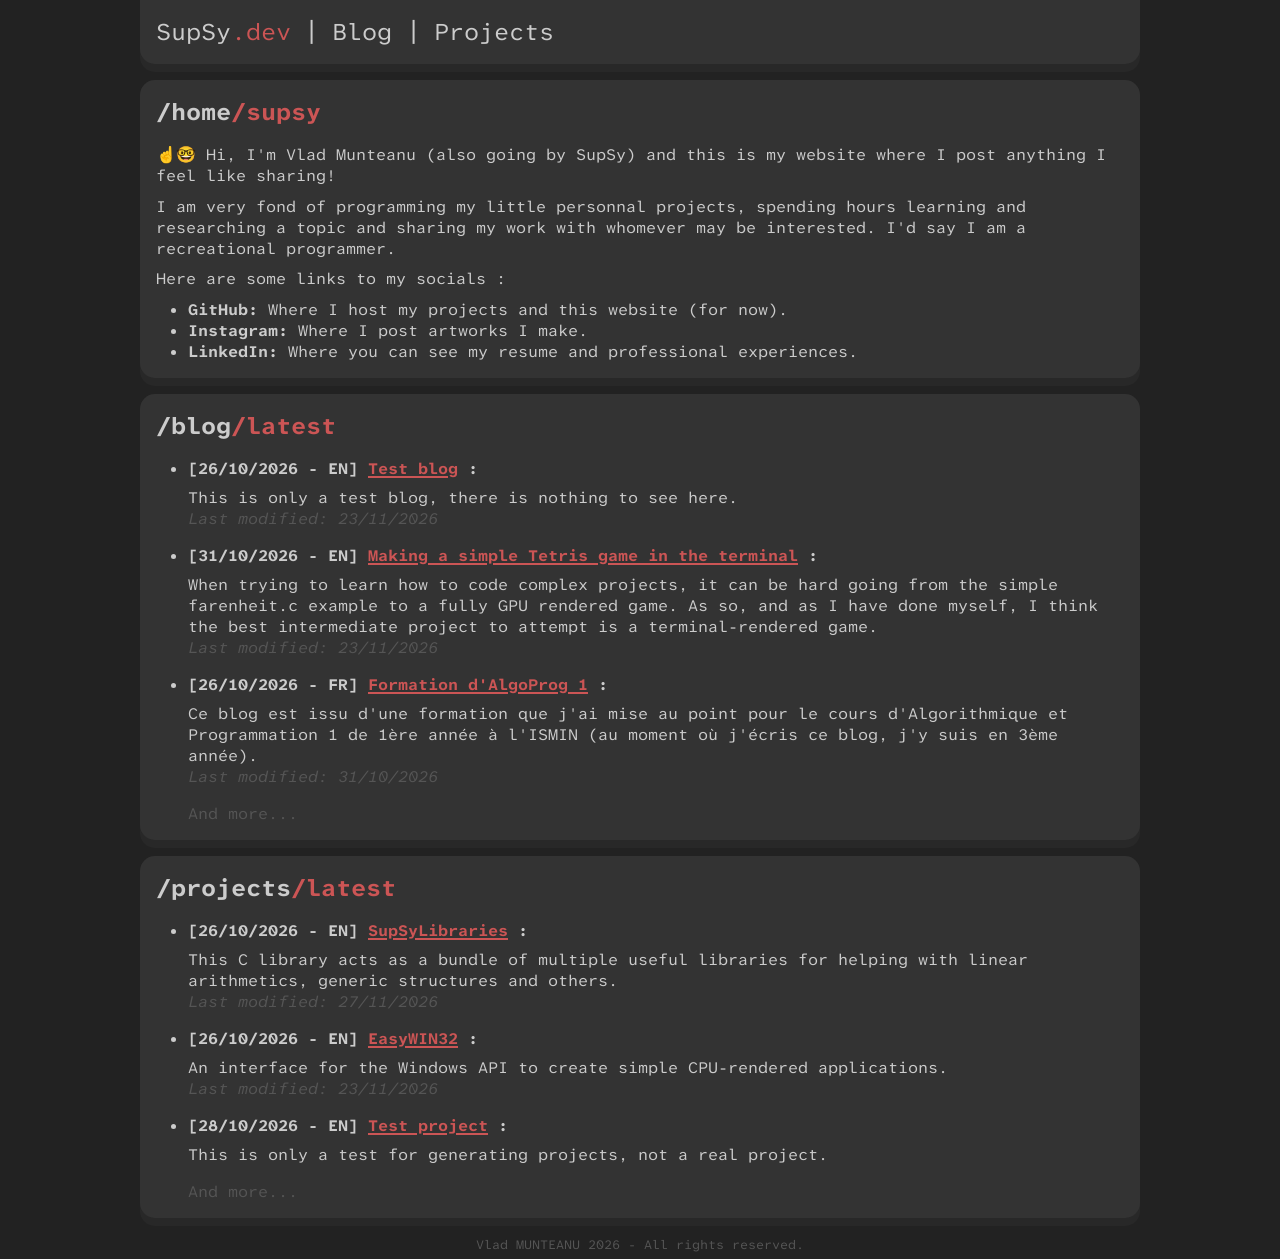
<file: index.html>
<!DOCTYPE html>
<html lang="en">
<head>
    <meta charset="UTF-8">
    <meta name="viewport" content="width=device-width, initial-scale=1.0">
    <link rel="stylesheet" href="style.css" type="text/css">
    <!-- <link rel="icon" href="icons/supsy.png"> -->
    <title>supsy.dev</title>
    <!-- <FONT> -->
        <link rel="preconnect" href="https://fonts.googleapis.com">
        <link rel="preconnect" href="https://fonts.gstatic.com" crossorigin>
        <link href="https://fonts.googleapis.com/css2?family=Atkinson+Hyperlegible+Mono:ital,wght@0,293;1,293&display=swap" rel="stylesheet">
    <!-- </FONT> -->
</head>
<body>
    <main>
        <header>
            <p><a href="index.html">SupSy<span class="text-accent">.dev</span></a></p>
            <p class="no-select">|</p>
            <p><a href="blog.html">Blog</a></p>
            <p class="no-select">|</p>
            <p><a href="projects.html">Projects</a></p>
        </header>
        <section>
            <h1><a href="#">/home</a><span class="text-accent">/supsy</span></h1>
            <p>☝️🤓 Hi, I'm Vlad Munteanu (also going by SupSy) and this is my website where I post anything I feel like sharing!</p>
            <p>I am very fond of programming my little personnal projects, spending hours learning and researching a topic and sharing my work with whomever may be interested. I'd say I am a recreational programmer.</p>
            <p>Here are some links to my socials :</p>
            <ul>
                <li><a href="https://github.com/SupSyDeMarciou"><b>GitHub:</b> Where I host my projects and this website (for now).</a></li>
                <li><a href="https://instagram.com/vlad_munt"><b>Instagram:</b> Where I post artworks I make.</a></li>
                <li><a href="https://linkedin.com/in/vladalexmunt"><b>LinkedIn:</b> Where you can see my resume and professional experiences.</a></li>
            </ul>
        </section>
        <section>
            <h1><a href="blog.html">/blog</a><span class="text-accent">/latest</span></h1>
            <ul class="spaced" id="blog-list"></ul>
        </section>
        <section>
            <h1><a href="projects.html">/projects</a><span class="text-accent">/latest</span></h1>
            <ul class="spaced" id="project-list"></ul>
        </section>
        <footer><p>Vlad MUNTEANU 2026 - All rights reserved.</p></footer>
        <script src="load_list.js"></script>
        <script>
            insertListEntries("blog",    document.getElementById("blog-list"),    3);
            insertListEntries("project", document.getElementById("project-list"), 3);
        </script>
    </main>
</body>
</html>
</file>
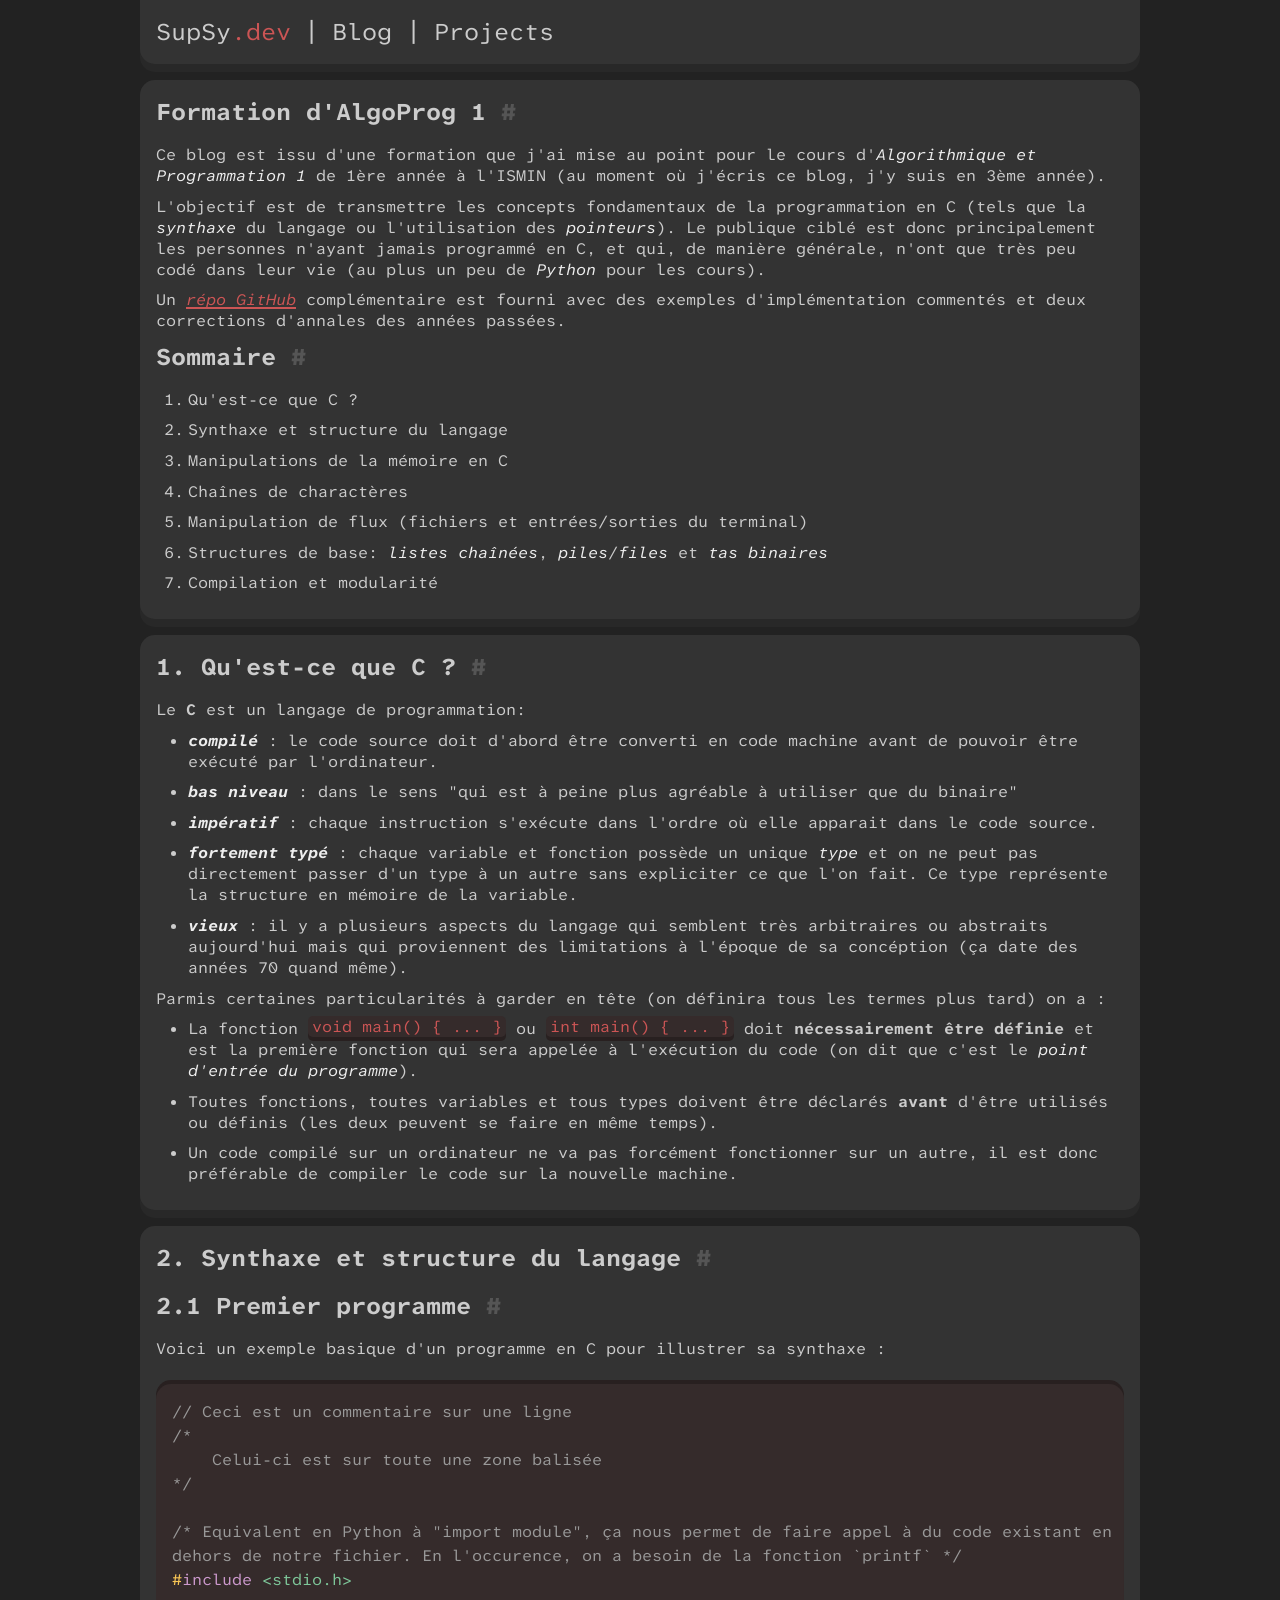
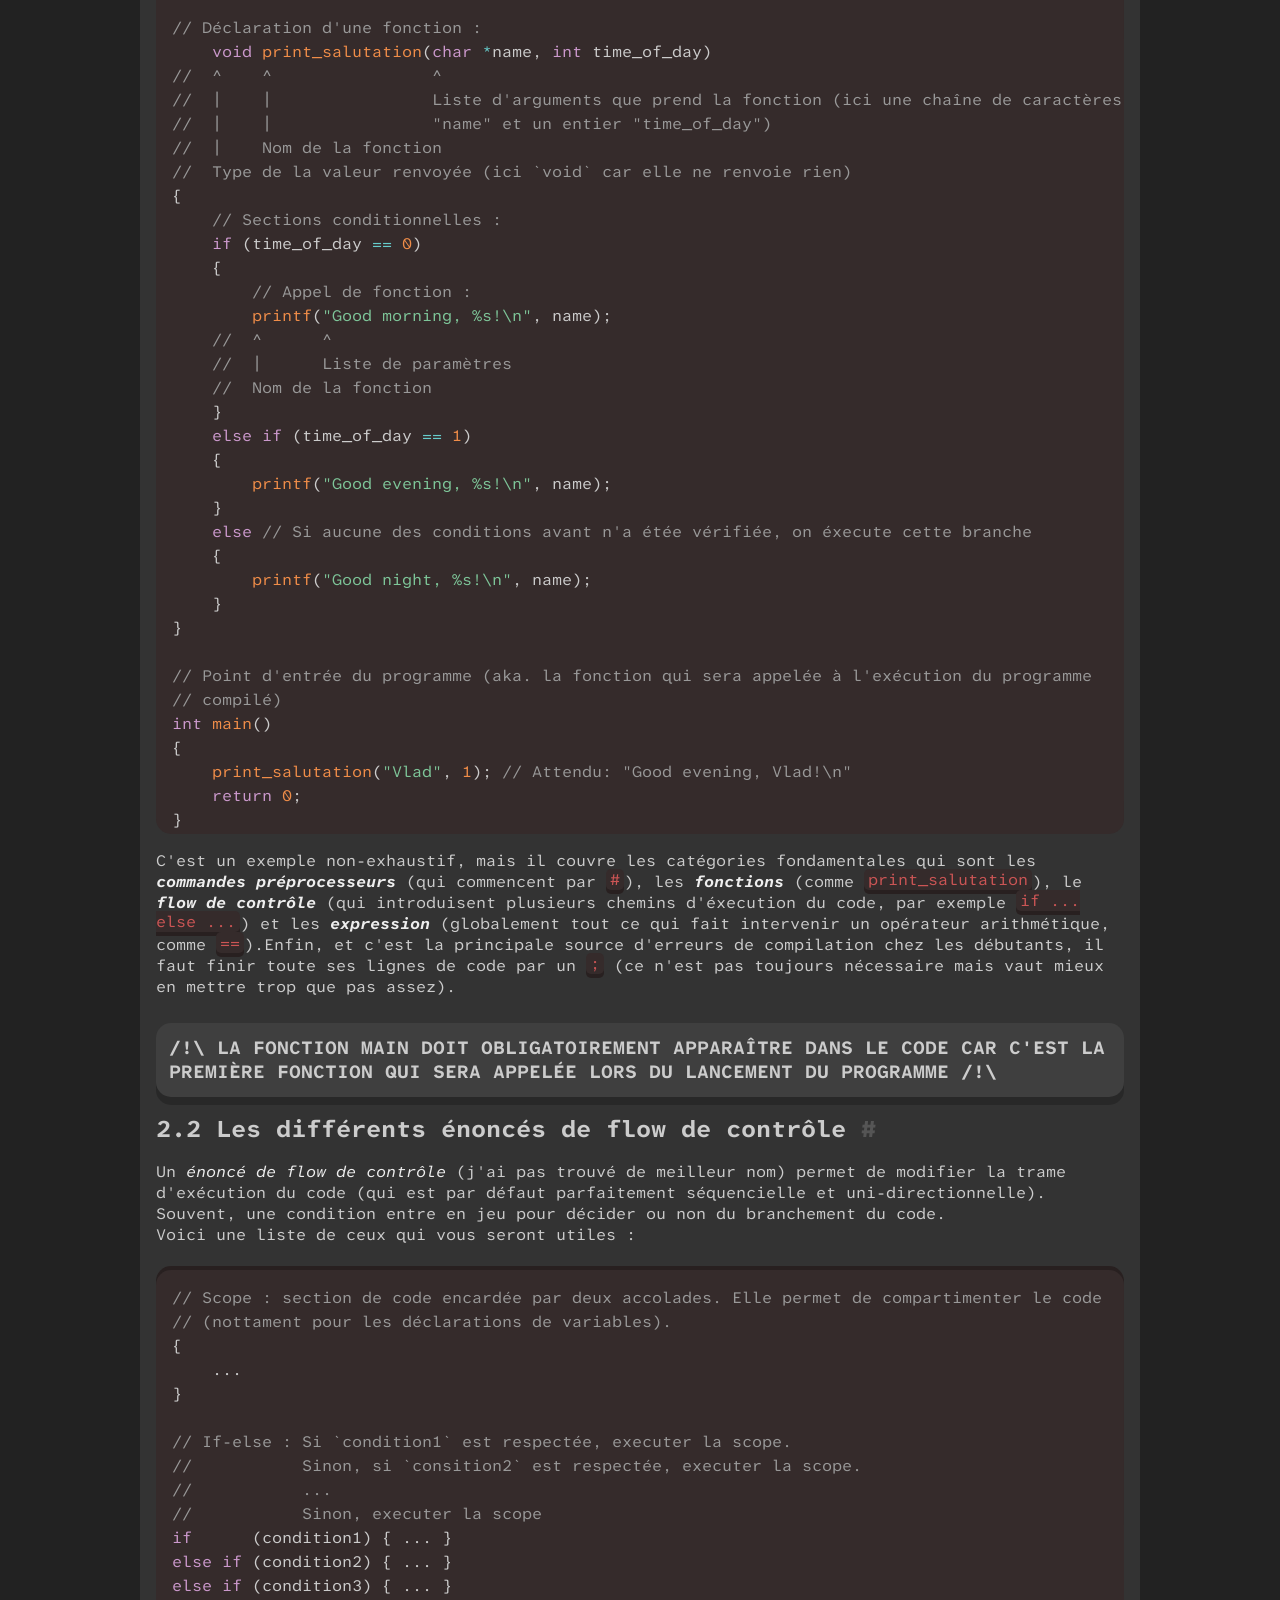
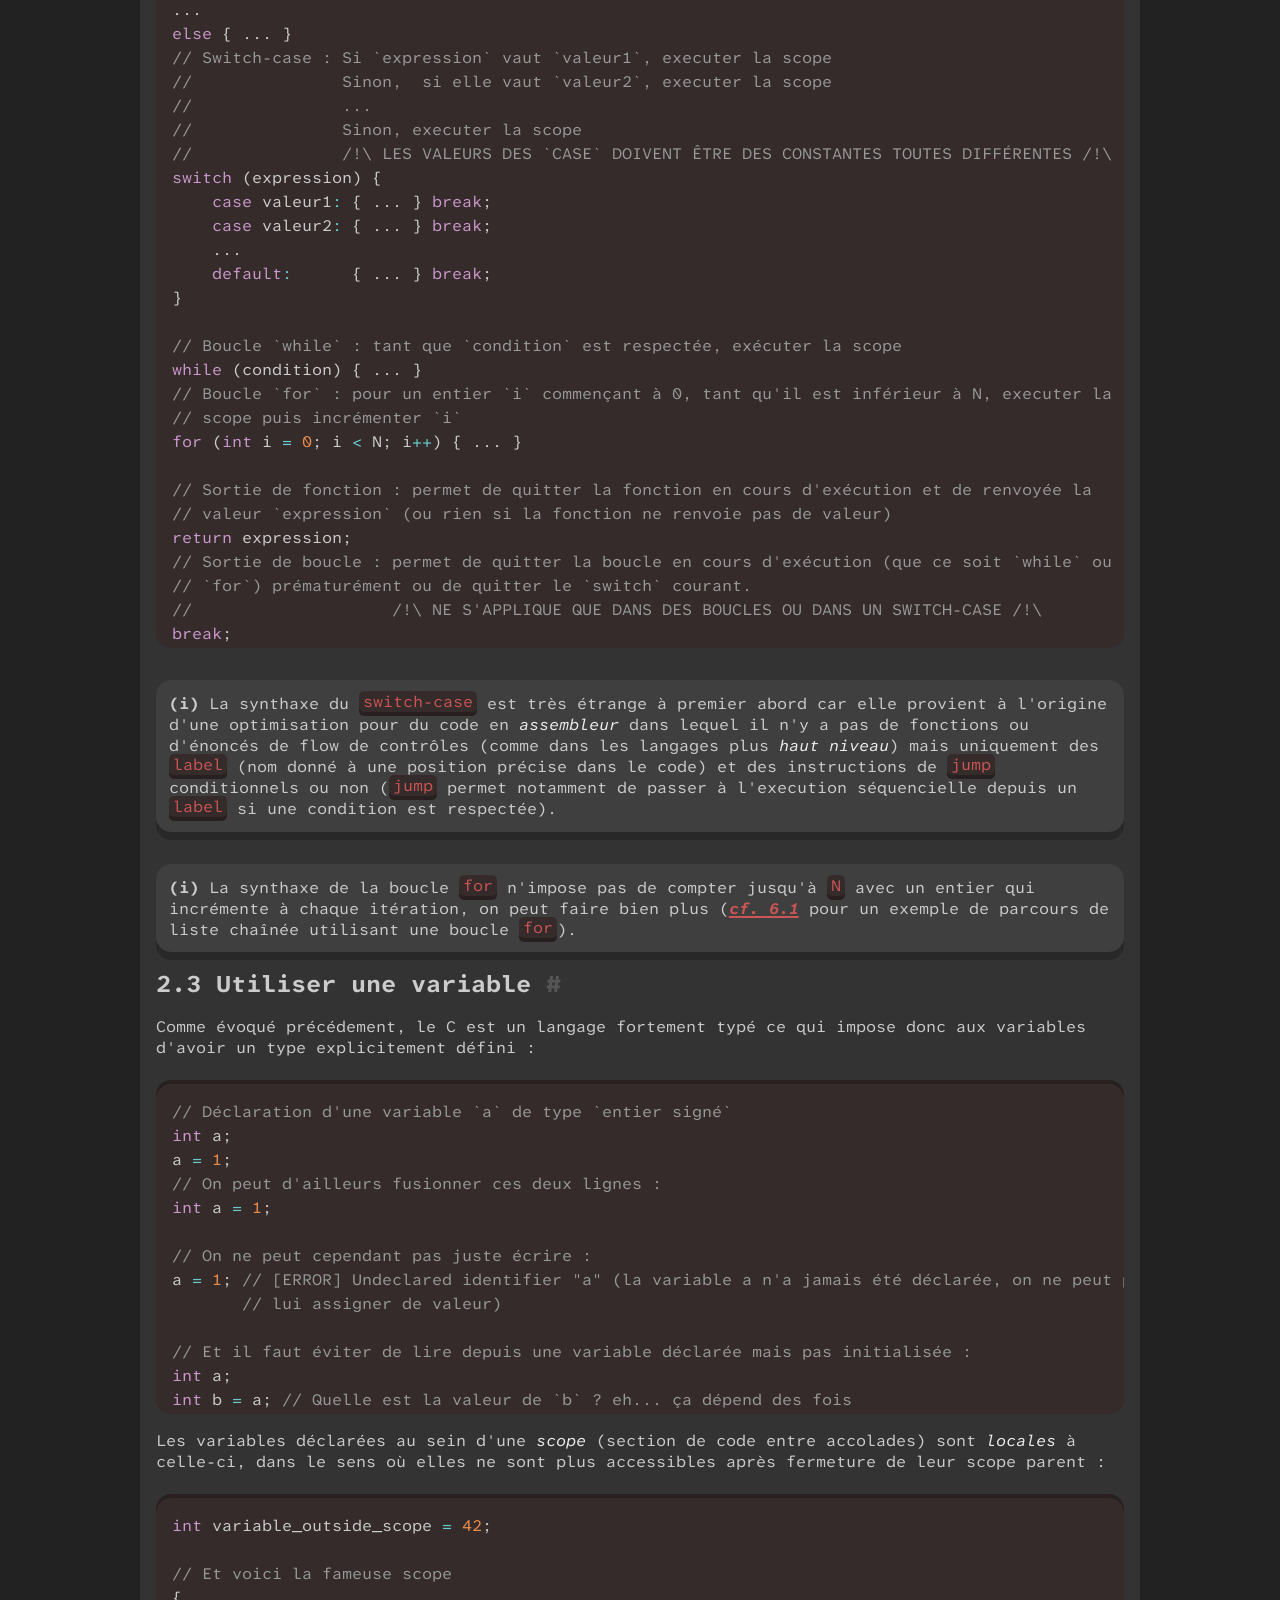
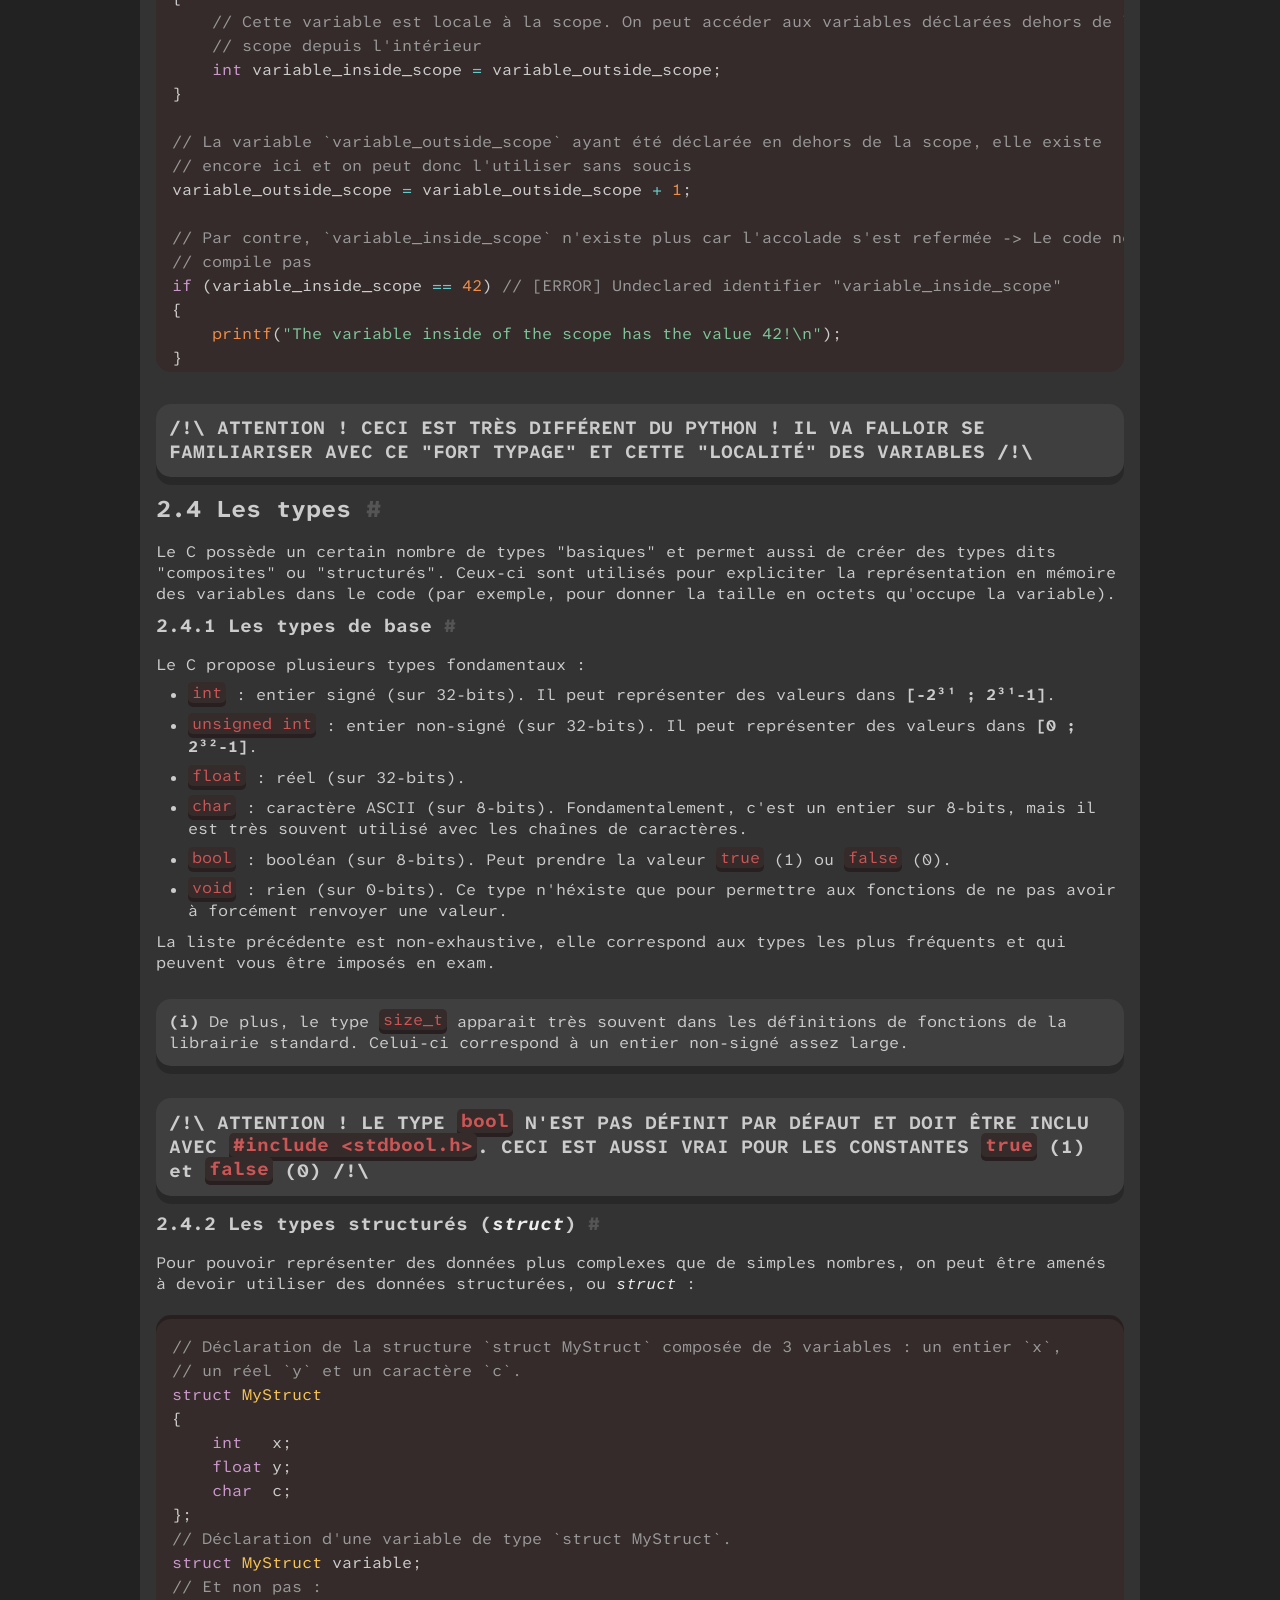
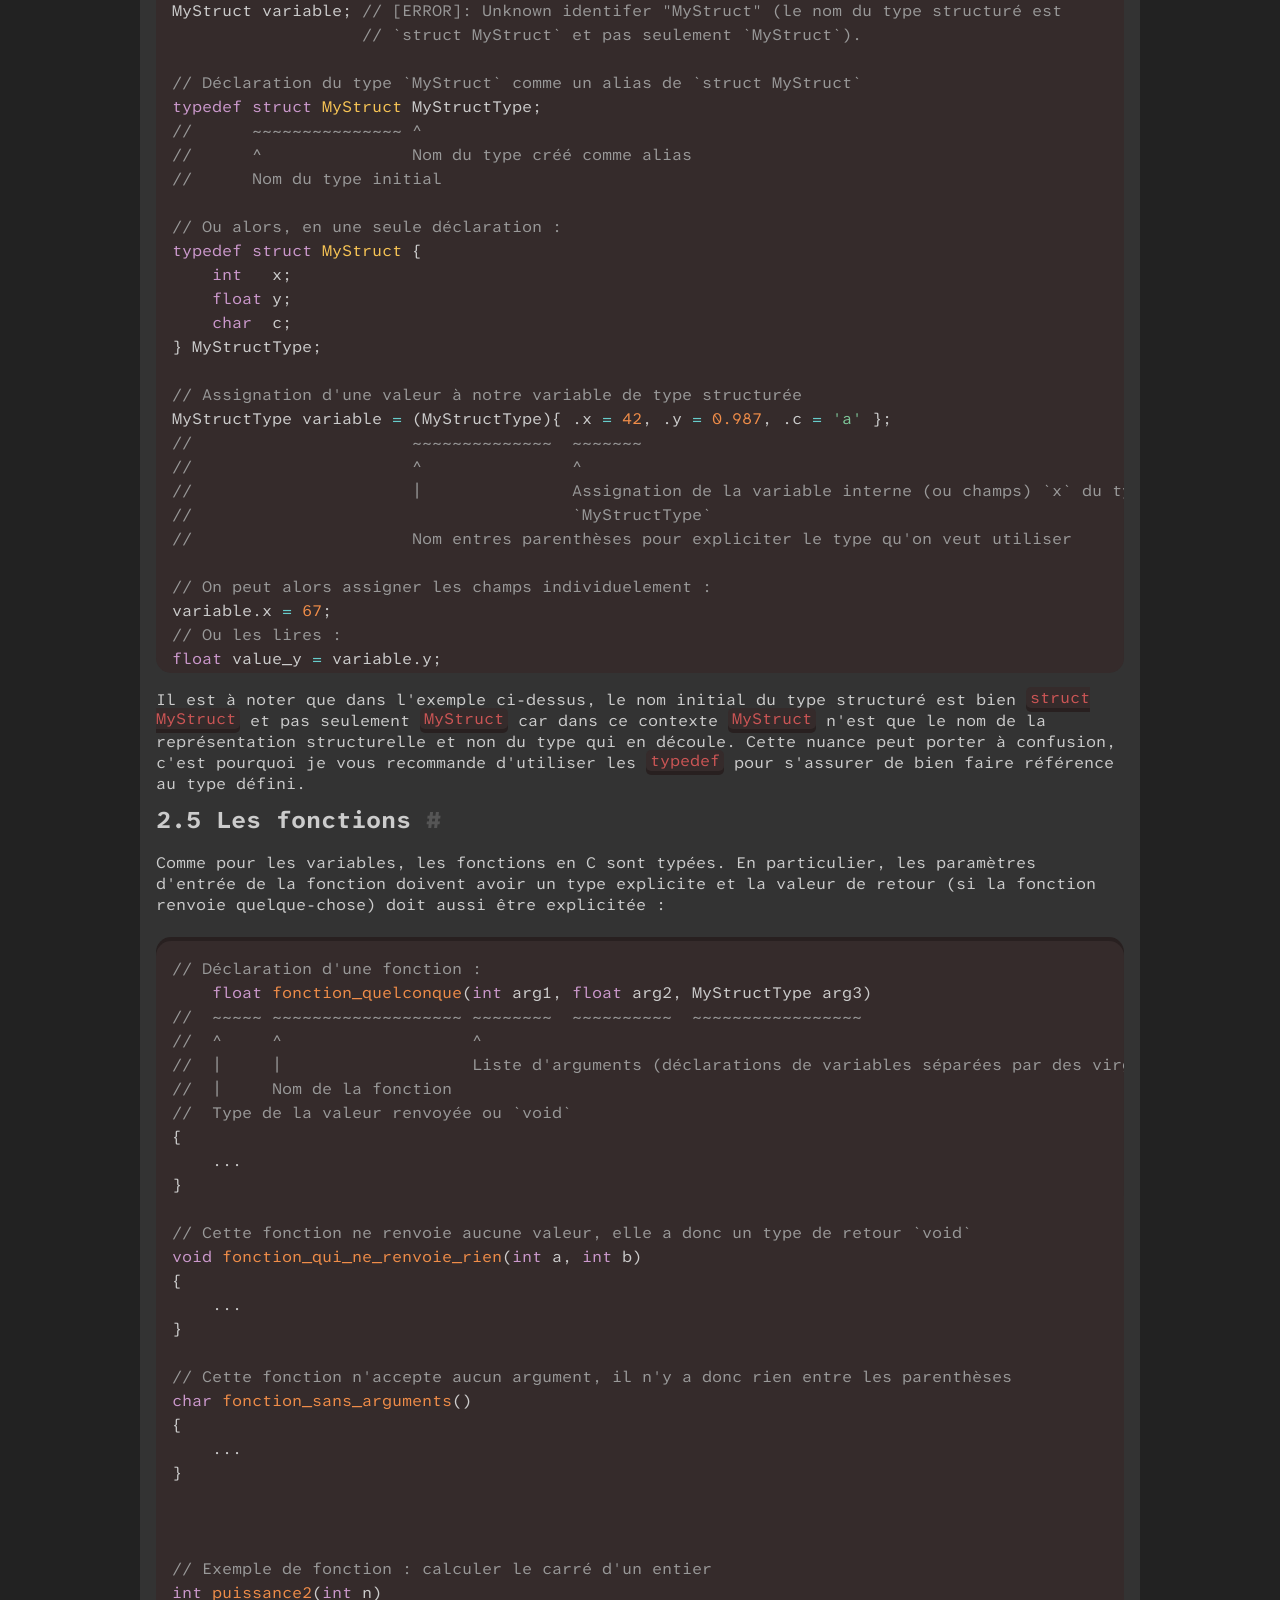
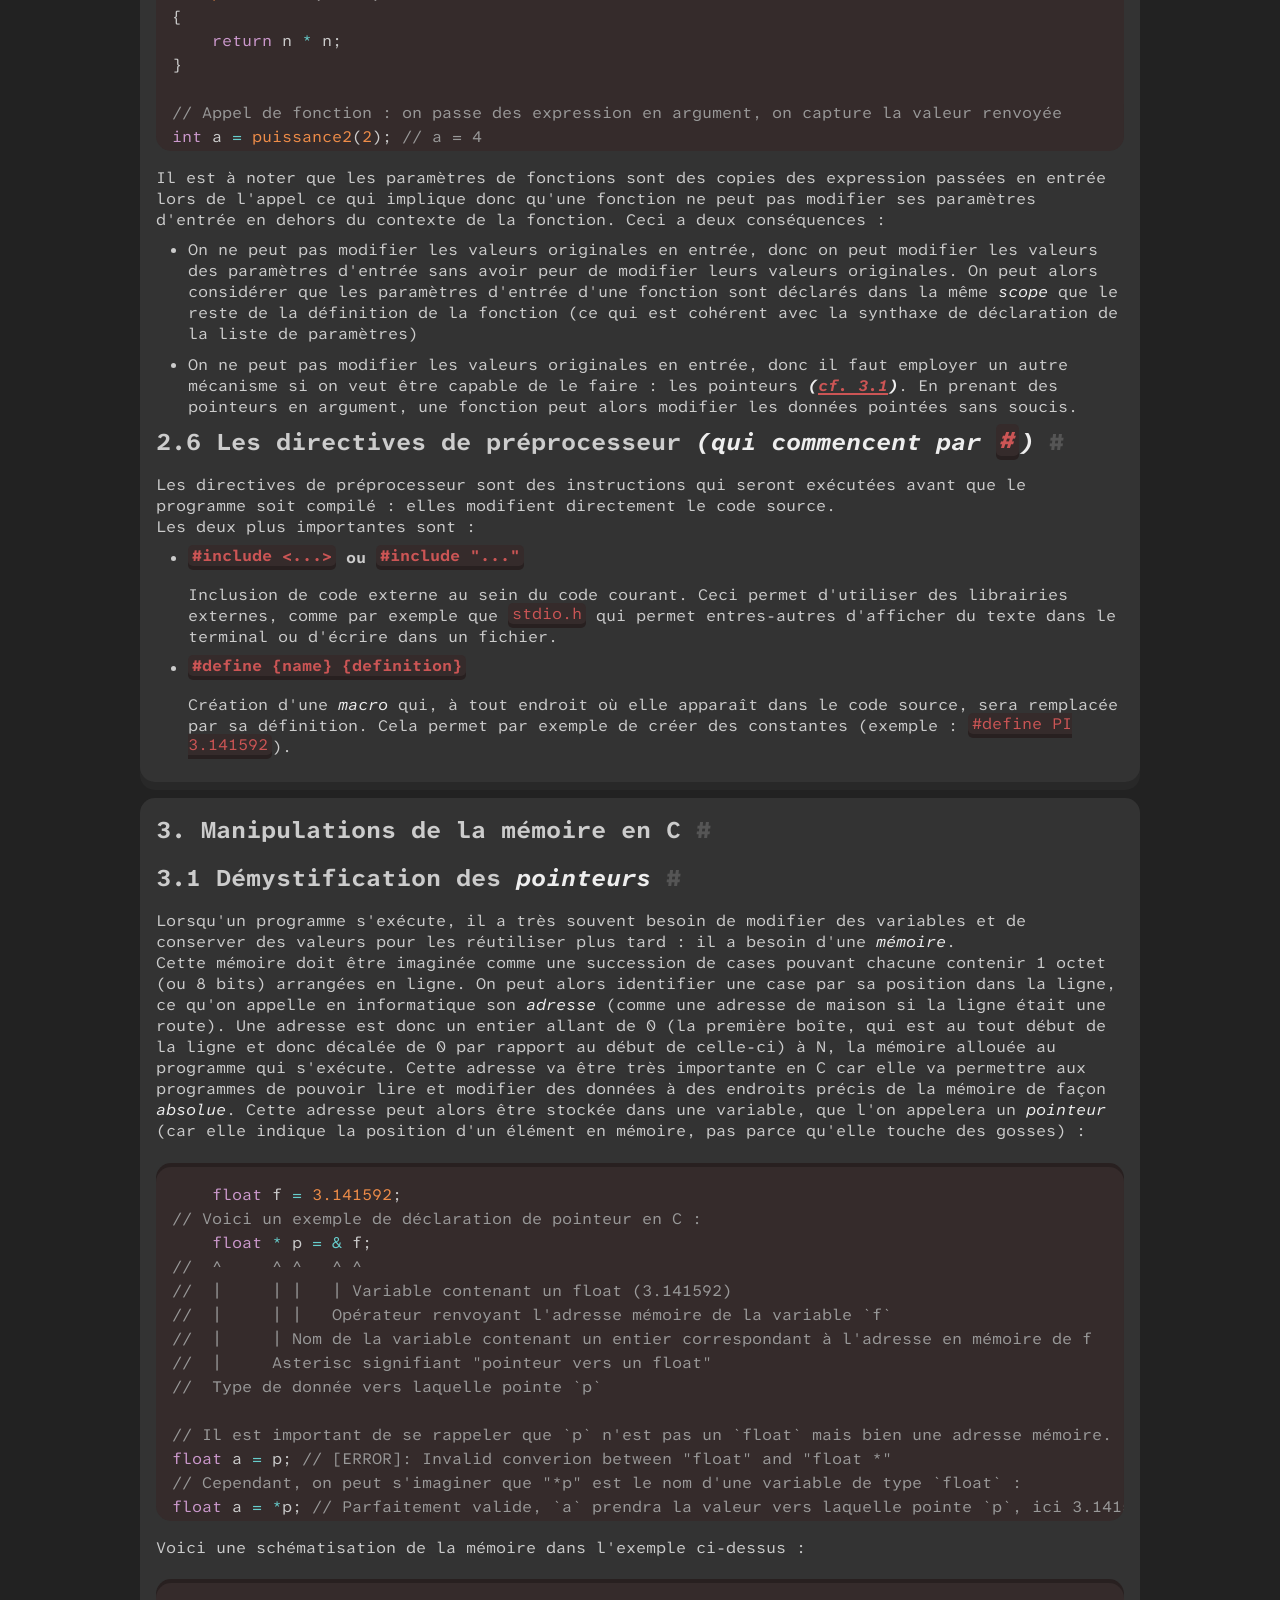
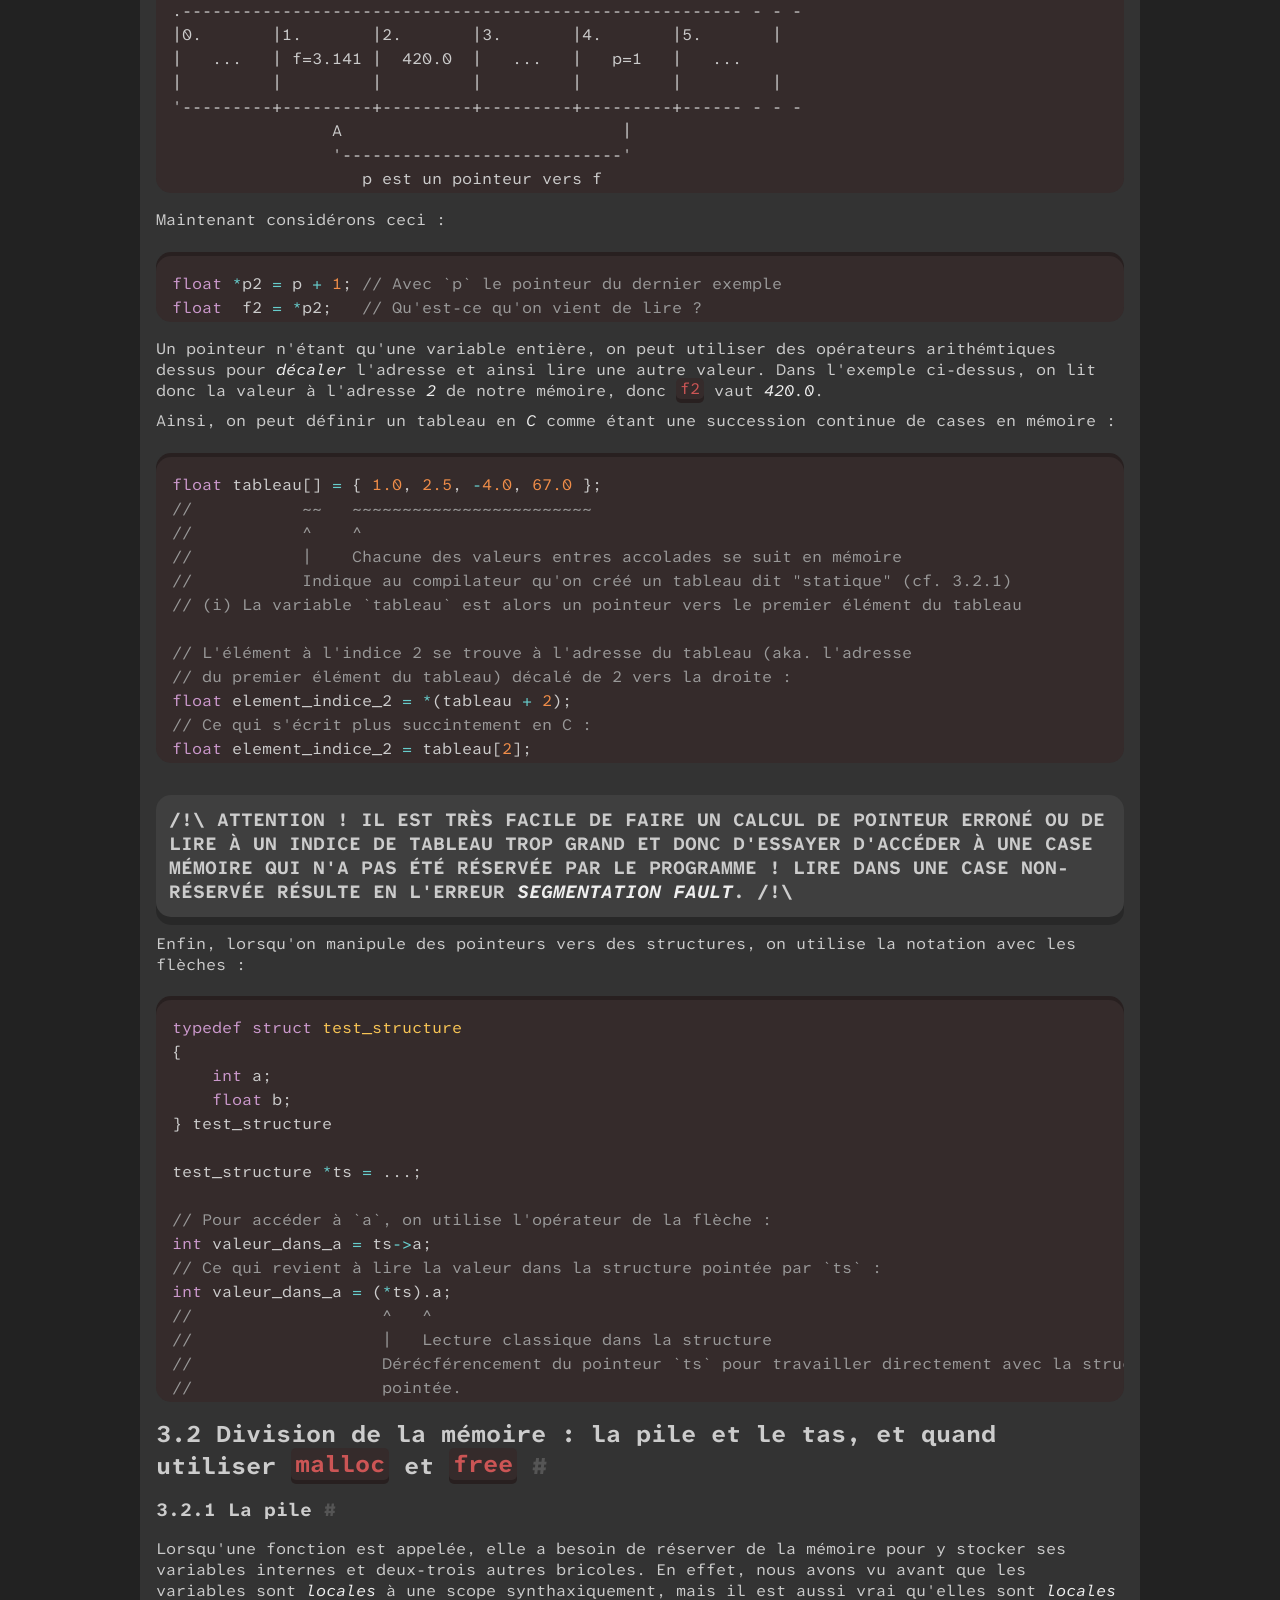
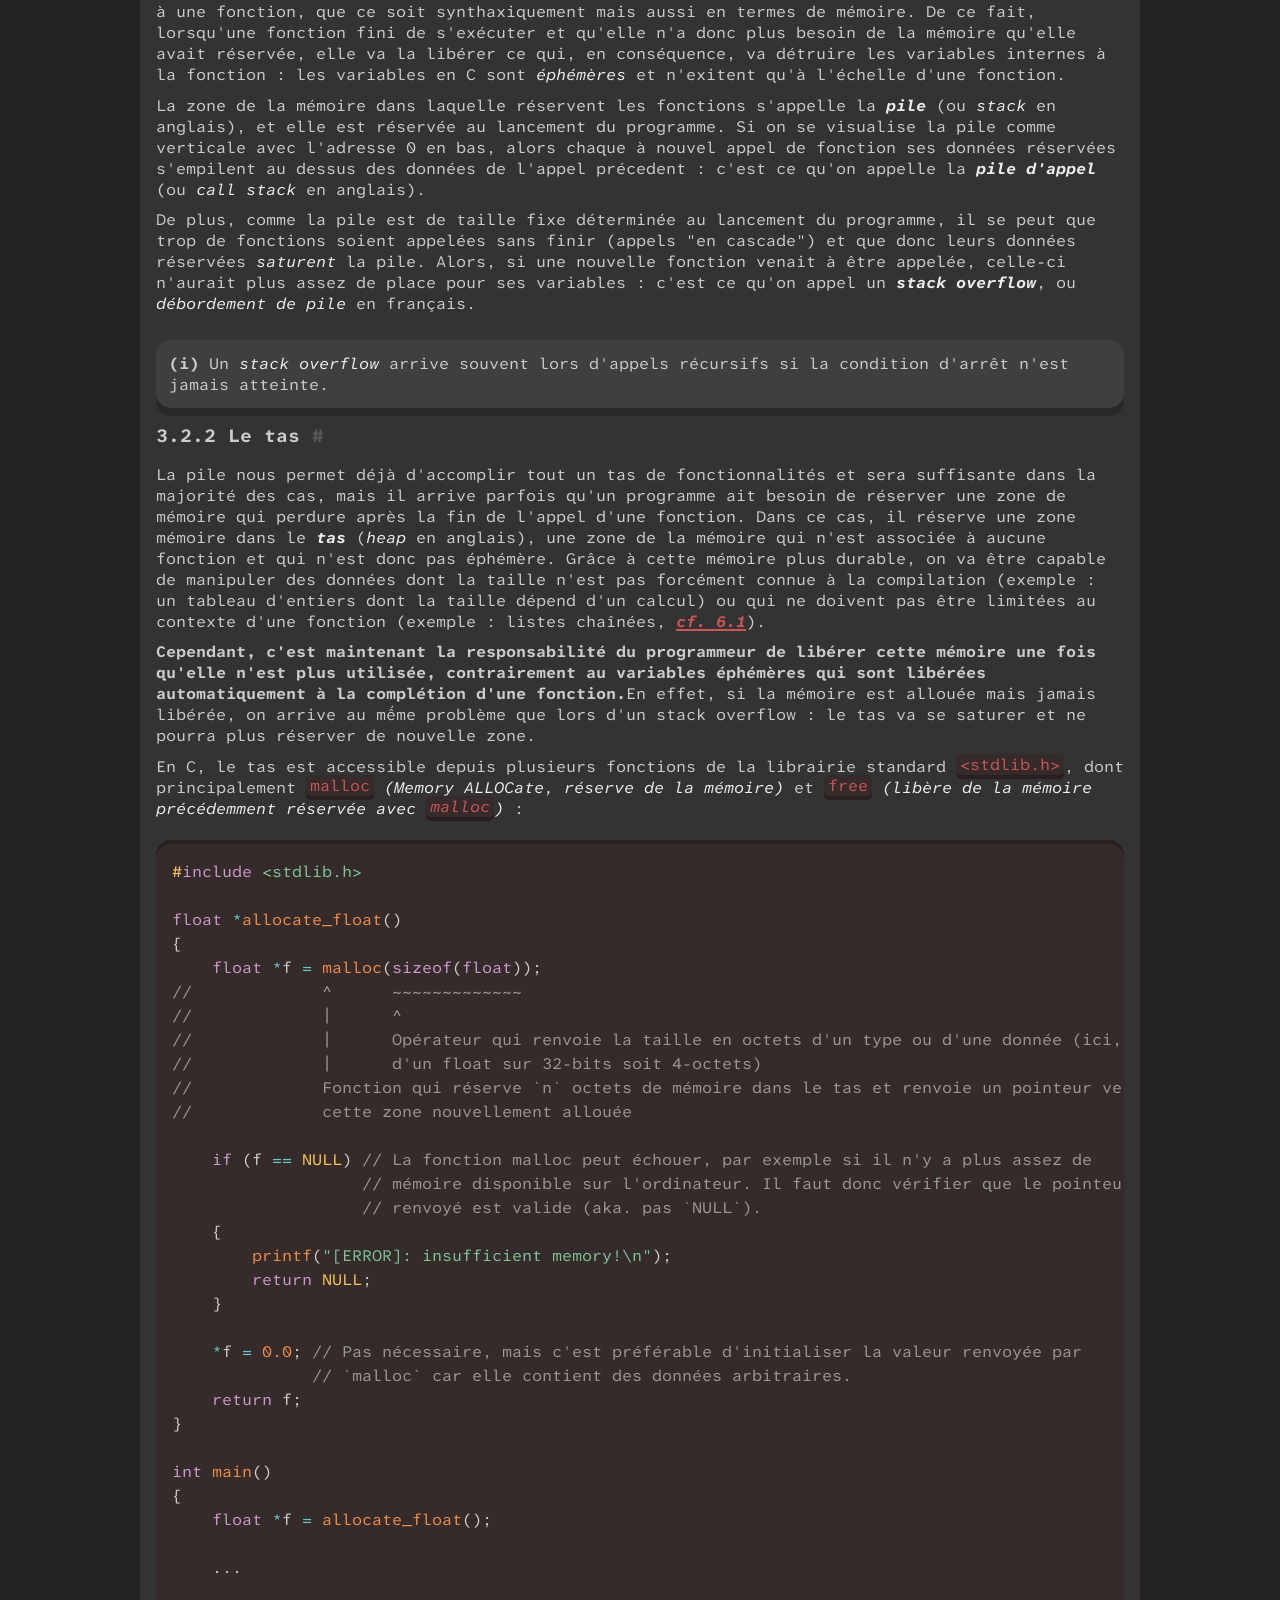
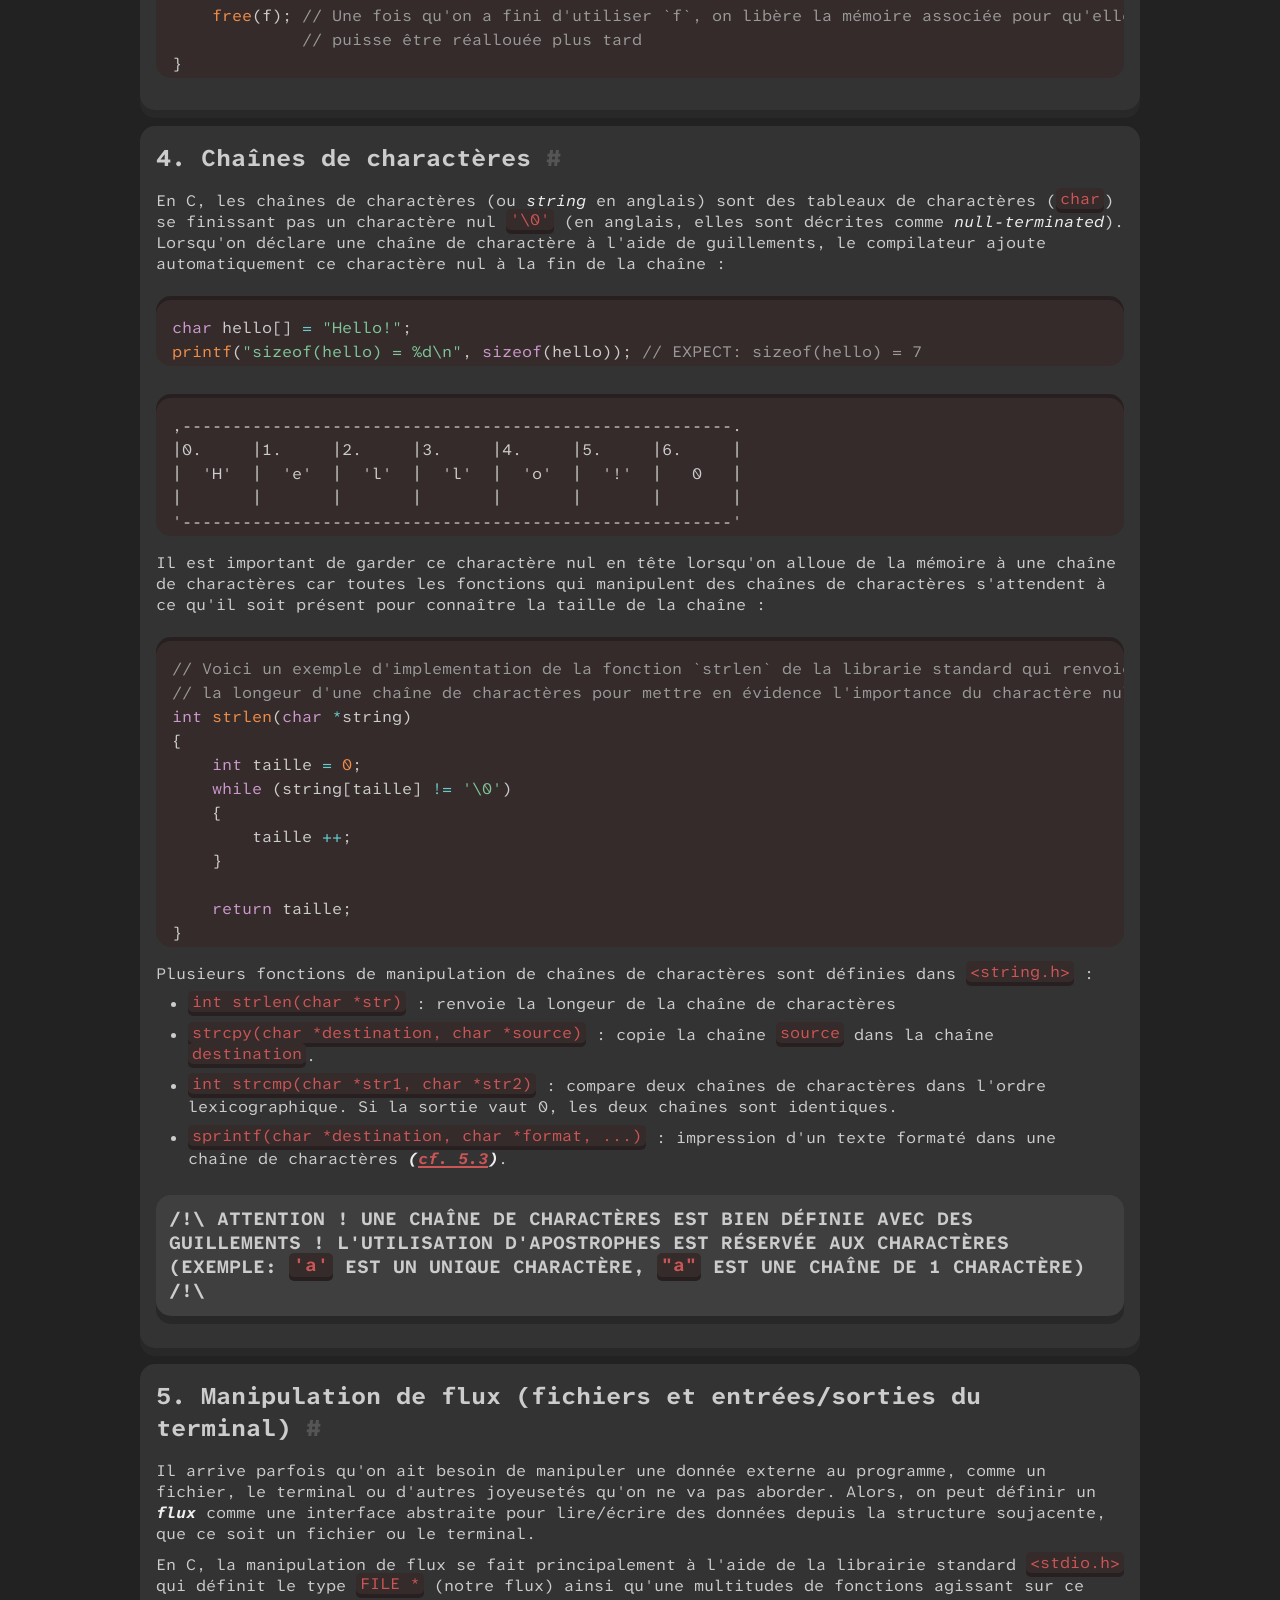
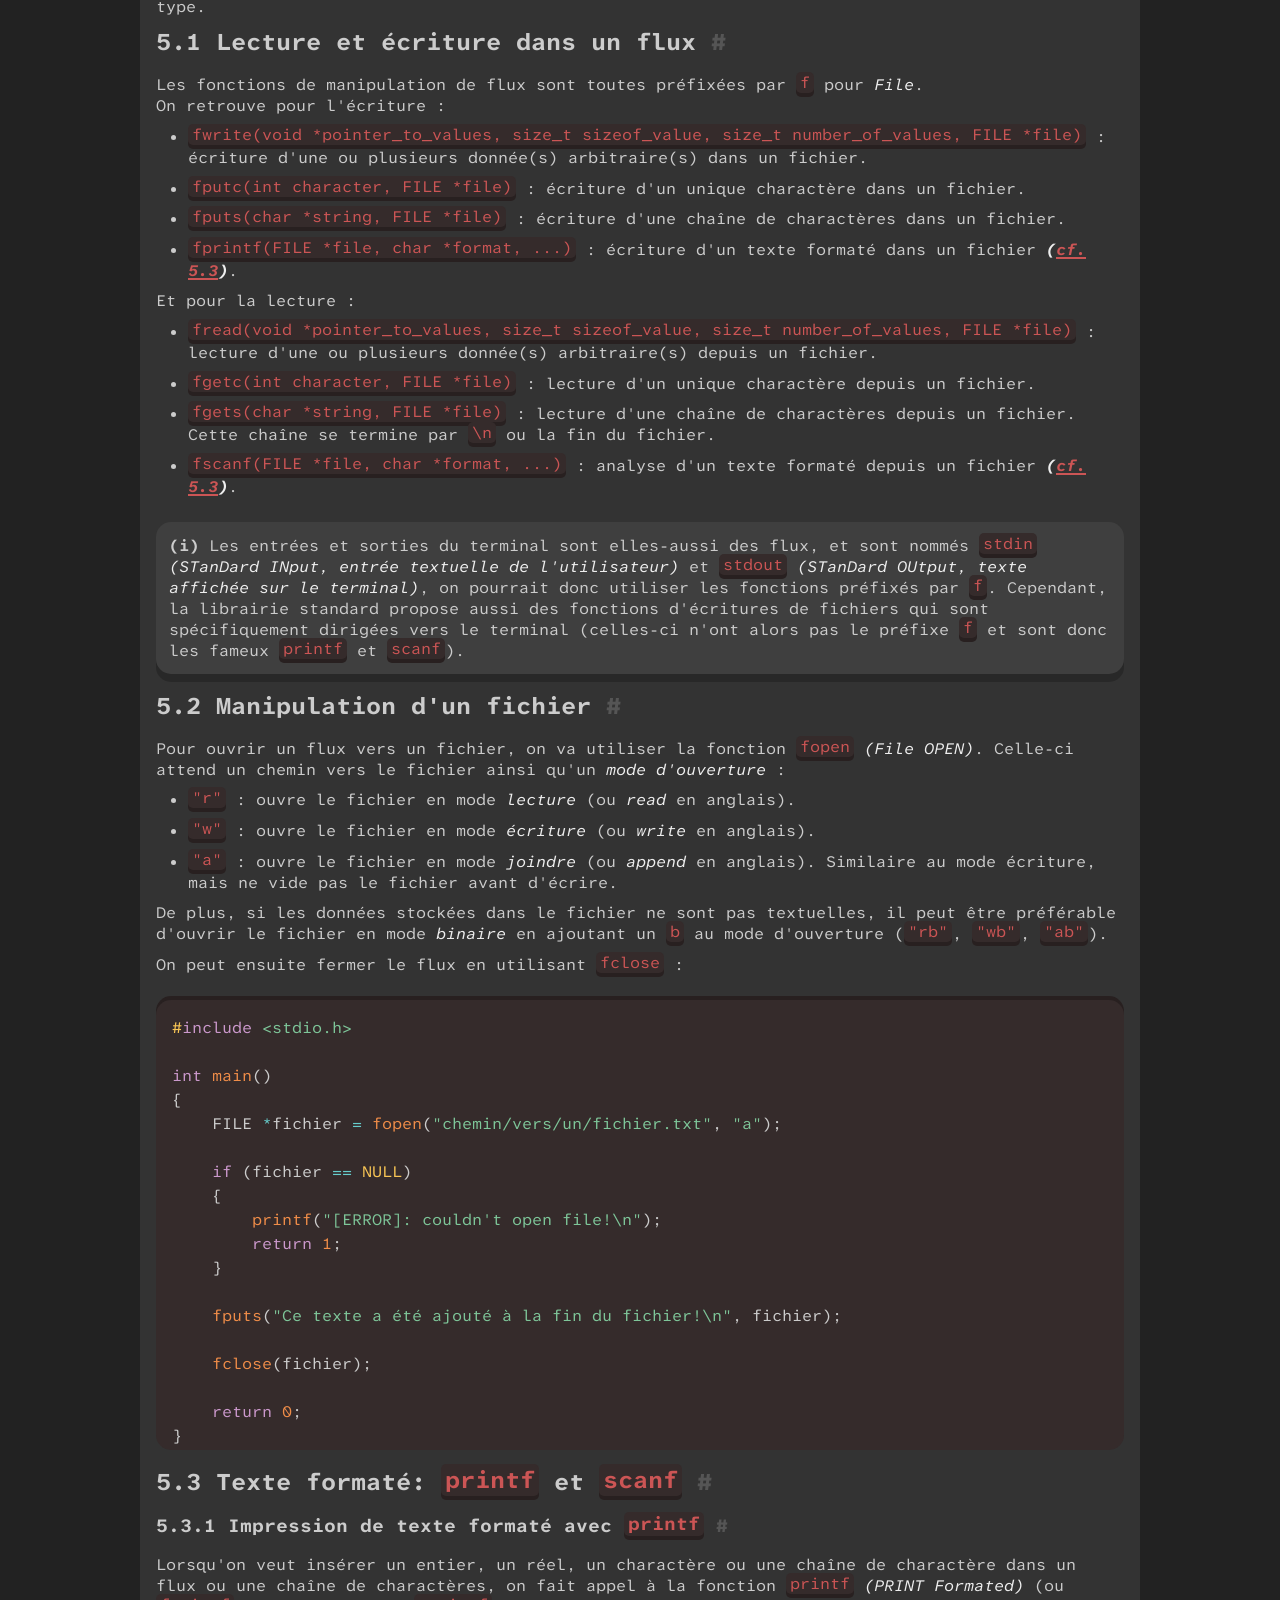
<file: blogs/algo_prog1/index.html>
<!DOCTYPE html>
<html lang="fr">
<head>
    <meta charset="UTF-8">
    <meta name="viewport" content="width=device-width, initial-scale=1.0">
    <link rel="stylesheet" href="../../style.css" type="text/css"/>
    <link rel="stylesheet" href="../../external/prism.css"/>
    <!-- <link rel="icon" href="icons/supsy.png"> -->
    <title>supsy.dev - Blog - Formation d'AlgoProg 1</title>
    <!-- <FONT> -->
        <link rel="preconnect" href="https://fonts.googleapis.com">
        <link rel="preconnect" href="https://fonts.gstatic.com" crossorigin>
        <link href="https://fonts.googleapis.com/css2?family=Atkinson+Hyperlegible+Mono:ital,wght@0,293;1,293&display=swap" rel="stylesheet">
    <!-- </FONT> -->
    <base href="">
</head>
<body>
    <main>
        <header>
            <p><a href="../../index.html">SupSy<span class="text-accent">.dev</span></a></p>
            <p class="no-select">|</p>
            <p><a href="../../blog.html">Blog</a></p>
            <p class="no-select">|</p>
            <p><a href="../../projects.html">Projects</a></p>
        </header>
        <section>
            <h1><span class="anchor" id="Formation"></span>Formation d'AlgoProg 1 <a class="text-dim" href="#Formation">#</a></h1>
            <p>
                Ce blog est issu d'une formation que j'ai mise au point pour le cours d'<i>Algorithmique et Programmation 1</i> de 1ère année à l'ISMIN (au moment où j'écris ce blog, j'y suis en 3ème année).
            </p>
            <p>
                L'objectif est de transmettre les concepts fondamentaux de la programmation en C (tels que la <i>synthaxe</i> du langage ou l'utilisation des <i>pointeurs</i>). Le publique ciblé est donc principalement les personnes n'ayant jamais programmé en C, et qui, de manière générale, n'ont que très peu codé dans leur vie (au plus un peu de <i>Python</i> pour les cours).
            </p>
            <p>
                Un <i><a class="text-accent underline" href="https://github.com/SupSyDeMarciou/formation_algoprog1">répo GitHub</a></i> complémentaire est fourni avec des exemples d'implémentation commentés et deux corrections d'annales des années passées.
            </p>
            <h2><span class="anchor" id="Sommaire"></span>Sommaire <a class="text-dim" href="#Sommaire">#</a></h2>
            <ol>
                <li>
                    <p>
                        Qu'est-ce que C ?
                    </p>
                </li>
                <li>
                    <p>
                        Synthaxe et structure du langage
                    </p>
                </li>
                <li>
                    <p>
                        Manipulations de la mémoire en C
                    </p>
                </li>
                <li>
                    <p>
                        Chaînes de charactères
                    </p>
                </li>
                <li>
                    <p>
                        Manipulation de flux (fichiers et entrées/sorties du terminal)
                    </p>
                </li>
                <li>
                    <p>
                        Structures de base: <i>listes chaînées</i>, <i>piles</i>/<i>files</i> et <i>tas binaires</i>
                    </p>
                </li>
                <li>
                    <p>
                        Compilation et modularité
                    </p>
                </li>
            </ol>
        </section>
        <section>
            <h1><span class="anchor" id="1"></span>1. Qu'est-ce que C ? <a class="text-dim" href="#1">#</a></h1>
            <p>
                Le <b>C</b> est un langage de programmation:
            </p>
            <ul>
                <li>
                    <p>
                        <b><i>compilé</i></b> : le code source doit d'abord être converti en code machine avant de pouvoir être exécuté par l'ordinateur.
                    </p>
                </li>
                <li>
                    <p>
                        <b><i>bas niveau</i></b> : dans le sens "qui est à peine plus agréable à utiliser que du binaire"
                    </p>
                </li>
                <li>
                    <p>
                        <b><i>impératif</i></b> : chaque instruction s'exécute dans l'ordre où elle apparait dans le code source.
                    </p>
                </li>
                <li>
                    <p>
                        <b><i>fortement typé</i></b> : chaque variable et fonction possède un unique <i>type</i> et on ne peut pas directement passer d'un type à un autre sans expliciter ce que l'on fait. Ce type représente la structure en mémoire de la variable.
                    </p>
                </li>
                <li>
                    <p>
                        <b><i>vieux</i></b> : il y a plusieurs aspects du langage qui semblent très arbitraires ou abstraits aujourd'hui mais qui proviennent des limitations à l'époque de sa concéption (ça date des années 70 quand même).
                    </p>
                </li>
            </ul>
            <p>
                Parmis certaines particularités à garder en tête (on définira tous les termes plus tard) on a :
            </p>
            <ul>
                <li>
                    <p>
                        La fonction <code class="inline">void main() { ... }</code> ou <code class="inline">int main() { ... }</code> doit <b>nécessairement être définie</b> et est la première fonction qui sera appelée à l'exécution du code (on dit que c'est le <i>point d'entrée du programme</i>).
                    </p>
                </li>
                <li>
                    <p>
                        Toutes fonctions, toutes variables et tous types doivent être déclarés <b>avant</b> d'être utilisés ou définis (les deux peuvent se faire en même temps).
                    </p>
                </li>
                <li>
                    <p>
                        Un code compilé sur un ordinateur ne va pas forcément fonctionner sur un autre, il est donc préférable de compiler le code sur la nouvelle machine.
                    </p>
                </li>
            </ul>
        </section>
        <section>
            <h1><span class="anchor" id="2"></span>2. Synthaxe et structure du langage <a class="text-dim" href="#2">#</a></h1>
            <h2><span class="anchor" id="2.1"></span>2.1 Premier programme <a class="text-dim" href="#2.1">#</a></h2>
            <p>
                Voici un exemple basique d'un programme en C pour illustrer sa synthaxe :
            </p>
            <pre class="code-box"><code class="language-c">// Ceci est un commentaire sur une ligne
/*
    Celui-ci est sur toute une zone balisée
*/

/* Equivalent en Python à "import module", ça nous permet de faire appel à du code existant en
dehors de notre fichier. En l'occurence, on a besoin de la fonction `printf` */
#include &ltstdio.h> 

// Déclaration d'une fonction :
    void print_salutation(char *name, int time_of_day)
//  ^    ^                ^
//  |    |                Liste d'arguments que prend la fonction (ici une chaîne de caractères 
//  |    |                "name" et un entier "time_of_day")
//  |    Nom de la fonction
//  Type de la valeur renvoyée (ici `void` car elle ne renvoie rien)
{
    // Sections conditionnelles :
    if (time_of_day == 0)
    {
        // Appel de fonction :
        printf("Good morning, %s!\n", name);
    //  ^      ^
    //  |      Liste de paramètres
    //  Nom de la fonction
    }
    else if (time_of_day == 1)
    {
        printf("Good evening, %s!\n", name);
    }
    else // Si aucune des conditions avant n'a étée vérifiée, on éxecute cette branche
    {
        printf("Good night, %s!\n", name);
    }
}

// Point d'entrée du programme (aka. la fonction qui sera appelée à l'exécution du programme 
// compilé)
int main()
{
    print_salutation("Vlad", 1); // Attendu: "Good evening, Vlad!\n"
    return 0;
}</code></pre>
            <p>
                C'est un exemple non-exhaustif, mais il couvre les catégories fondamentales qui sont les <b><i>commandes préprocesseurs</i></b> (qui commencent par <code class="inline">#</code>), les <b><i>fonctions</i></b> (comme <code class="inline">print_salutation</code>), le <b><i>flow de contrôle</i></b> (qui introduisent plusieurs chemins d'éxecution du code, par exemple <code class="inline">if ... else ...</code>) et les <b><i>expression</i></b> (globalement tout ce qui fait intervenir un opérateur arithmétique, comme <code class="inline">==</code>).Enfin, et c'est la principale source d'erreurs de compilation chez les débutants, il faut finir toute ses lignes de code par un <code class="inline">;</code> (ce n'est pas toujours nécessaire mais vaut mieux en mettre trop que pas assez).
            </p>
            <hgroup>
                <h3>/!\ LA FONCTION MAIN DOIT OBLIGATOIREMENT APPARAÎTRE DANS LE CODE CAR C'EST LA PREMIÈRE FONCTION QUI SERA APPELÉE LORS DU LANCEMENT DU PROGRAMME /!\</h3>
            </hgroup>
            <h2><span class="anchor" id="2.2"></span>2.2 Les différents énoncés de flow de contrôle <a class="text-dim" href="#2.2">#</a></h2>
            <p>
                Un <i>énoncé de flow de contrôle</i> (j'ai pas trouvé de meilleur nom) permet de modifier la trame d'exécution du code (qui est par défaut parfaitement séquencielle et uni-directionnelle). Souvent, une condition entre en jeu pour décider ou non du branchement du code.<br/>
                Voici une liste de ceux qui vous seront utiles :
            </p>
            <pre class="code-box"><code class="language-c">// Scope : section de code encardée par deux accolades. Elle permet de compartimenter le code 
// (nottament pour les déclarations de variables).
{
    ...
}

// If-else : Si `condition1` est respectée, executer la scope.
//           Sinon, si `consition2` est respectée, executer la scope.
//           ...
//           Sinon, executer la scope
if      (condition1) { ... }
else if (condition2) { ... }
else if (condition3) { ... }
...
else { ... }
// Switch-case : Si `expression` vaut `valeur1`, executer la scope
//               Sinon,  si elle vaut `valeur2`, executer la scope
//               ...
//               Sinon, executer la scope 
//               /!\ LES VALEURS DES `CASE` DOIVENT ÊTRE DES CONSTANTES TOUTES DIFFÉRENTES /!\ 
switch (expression) {
    case valeur1: { ... } break;
    case valeur2: { ... } break;
    ...
    default:      { ... } break;
} 

// Boucle `while` : tant que `condition` est respectée, exécuter la scope 
while (condition) { ... }
// Boucle `for` : pour un entier `i` commençant à 0, tant qu'il est inférieur à N, executer la 
// scope puis incrémenter `i`
for (int i = 0; i &lt N; i++) { ... }

// Sortie de fonction : permet de quitter la fonction en cours d'exécution et de renvoyée la 
// valeur `expression` (ou rien si la fonction ne renvoie pas de valeur)
return expression;
// Sortie de boucle : permet de quitter la boucle en cours d'exécution (que ce soit `while` ou 
// `for`) prématurément ou de quitter le `switch` courant. 
//                    /!\ NE S'APPLIQUE QUE DANS DES BOUCLES OU DANS UN SWITCH-CASE /!\ 
break;</code></pre>
            <hgroup>
                <p>
                    <b>(i)</b> La synthaxe du <code class="inline">switch-case</code> est très étrange à premier abord car elle provient à l'origine d'une optimisation pour du code en <i>assembleur</i> dans lequel il n'y a pas de fonctions ou d'énoncés de flow de contrôles (comme dans les langages plus <i>haut niveau</i>) mais uniquement des <code class="inline">label</code> (nom donné à une position précise dans le code) et des instructions de <code class="inline">jump</code> conditionnels ou non (<code class="inline">jump</code> permet notamment de passer à l'execution séquencielle depuis un <code class="inline">label</code> si une condition est respectée).
                </p>
            </hgroup>
            <hgroup>
                <p>
                    <b>(i)</b> La synthaxe de la boucle <code class="inline">for</code> n'impose pas de compter jusqu'à <code class="inline">N</code> avec un entier qui incrémente à chaque itération, on peut faire bien plus (<b><i><a class="text-accent underline" href="#6.1">cf. 6.1</a></i></b> pour un exemple de parcours de liste chaînée utilisant une boucle <code class="inline">for</code>). 
                </p>
            </hgroup>
            <h2><span class="anchor" id="2.3"></span>2.3 Utiliser une variable <a class="text-dim" href="#2.3">#</a></h2>
            <p>
                Comme évoqué précédement, le C est un langage fortement typé ce qui impose donc aux variables d'avoir un type explicitement défini :
            </p>
            <pre class="code-box"><code class="language-c">// Déclaration d'une variable `a` de type `entier signé`
int a;
a = 1;
// On peut d'ailleurs fusionner ces deux lignes :
int a = 1;

// On ne peut cependant pas juste écrire :
a = 1; // [ERROR] Undeclared identifier "a" (la variable a n'a jamais été déclarée, on ne peut pas
       // lui assigner de valeur)

// Et il faut éviter de lire depuis une variable déclarée mais pas initialisée :
int a;
int b = a; // Quelle est la valeur de `b` ? eh... ça dépend des fois</code></pre>
            <p>
                Les variables déclarées au sein d'une <i>scope</i> (section de code entre accolades) sont <i>locales</i> à celle-ci, dans le sens où elles ne sont plus accessibles après fermeture de leur scope parent :
            </p>
            <pre class="code-box"><code class="language-c">int variable_outside_scope = 42;

// Et voici la fameuse scope
{
    // Cette variable est locale à la scope. On peut accéder aux variables déclarées dehors de la 
    // scope depuis l'intérieur
    int variable_inside_scope = variable_outside_scope;
}

// La variable `variable_outside_scope` ayant été déclarée en dehors de la scope, elle existe
// encore ici et on peut donc l'utiliser sans soucis
variable_outside_scope = variable_outside_scope + 1;

// Par contre, `variable_inside_scope` n'existe plus car l'accolade s'est refermée -> Le code ne
// compile pas
if (variable_inside_scope == 42) // [ERROR] Undeclared identifier "variable_inside_scope"
{
    printf("The variable inside of the scope has the value 42!\n");
}</code></pre>
            <hgroup>
                <h3>/!\ ATTENTION ! CECI EST TRÈS DIFFÉRENT DU PYTHON ! IL VA FALLOIR SE FAMILIARISER AVEC CE "FORT TYPAGE" ET CETTE "LOCALITÉ" DES VARIABLES /!\</h3>
            </hgroup>
            <h2><span class="anchor" id="2.4"></span>2.4 Les types <a class="text-dim" href="#2.4">#</a></h2>
            <p>
                Le C possède un certain nombre de types "basiques" et permet aussi de créer des types dits "composites" ou "structurés". Ceux-ci sont utilisés pour expliciter la représentation en mémoire des variables dans le code (par exemple, pour donner la taille en octets qu'occupe la variable).
            </p>
            <h3><span class="anchor" id="2.4.1"></span>2.4.1 Les types de base <a class="text-dim" href="#2.4.1">#</a></h3>
            <p>
                Le C propose plusieurs types fondamentaux :
            </p>
            <ul>
                <li>
                    <p>
                        <code class="inline">int</code> : entier signé (sur 32-bits). Il peut représenter des valeurs dans <b>[-2³¹ ; 2³¹-1]</b>.
                    </p>
                </li>
                <li>
                    <p>
                        <code class="inline">unsigned int</code> : entier non-signé (sur 32-bits). Il peut représenter des valeurs dans <b>[0 ; 2³²-1]</b>.
                    </p>
                </li>
                <li>
                    <p>
                        <code class="inline">float</code> : réel (sur 32-bits).
                    </p>
                </li>
                <li>
                    <p>
                        <code class="inline">char</code> : caractère ASCII (sur 8-bits). Fondamentalement, c'est un entier sur 8-bits, mais il est très souvent utilisé avec les chaînes de caractères.
                    </p>
                </li>
                <li>
                    <p>
                        <code class="inline">bool</code> : booléan (sur 8-bits). Peut prendre la valeur <code class="inline">true</code> (1) ou <code class="inline">false</code> (0).
                    </p>
                </li>
                <li>
                    <p>
                        <code class="inline">void</code> : rien (sur 0-bits). Ce type n'héxiste que pour permettre aux fonctions de ne pas avoir à forcément renvoyer une valeur.
                    </p>
                </li>
            </ul>
            <p>
                La liste précédente est non-exhaustive, elle correspond aux types les plus fréquents et qui peuvent vous être imposés en exam.
            </p>
            <hgroup>
                <p>
                    <b>(i)</b> De plus, le type <code class="inline">size_t</code> apparait très souvent dans les définitions de fonctions de la librairie standard. Celui-ci correspond à un entier non-signé assez large.
                </p>
            </hgroup>
            <hgroup>
                <h3>/!\ ATTENTION ! LE TYPE <code class="inline">bool</code> N'EST PAS DÉFINIT PAR DÉFAUT ET DOIT ÊTRE INCLU AVEC <code class="inline">#include &ltstdbool.h></code>. CECI EST AUSSI VRAI POUR LES CONSTANTES <code class="inline">true</code> (1) et <code class="inline">false</code> (0) /!\</h3>
            </hgroup>
            <h3><span class="anchor" id="2.4.2"></span>2.4.2 Les types structurés (<i>struct</i>) <a class="text-dim" href="#2.4.2">#</a></h3>
            <p>
                Pour pouvoir représenter des données plus complexes que de simples nombres, on peut être amenés à devoir utiliser des données structurées, ou <i>struct</i> :
            </p>
            <pre class="code-box"><code class="language-c">// Déclaration de la structure `struct MyStruct` composée de 3 variables : un entier `x`,
// un réel `y` et un caractère `c`.
struct MyStruct
{
    int   x;
    float y;
    char  c;
};
// Déclaration d'une variable de type `struct MyStruct`.
struct MyStruct variable;
// Et non pas :
MyStruct variable; // [ERROR]: Unknown identifer "MyStruct" (le nom du type structuré est
                   // `struct MyStruct` et pas seulement `MyStruct`).

// Déclaration du type `MyStruct` comme un alias de `struct MyStruct`
typedef struct MyStruct MyStructType;
//      ~~~~~~~~~~~~~~~ ^
//      ^               Nom du type créé comme alias
//      Nom du type initial

// Ou alors, en une seule déclaration :
typedef struct MyStruct {
    int   x;
    float y;
    char  c;
} MyStructType;

// Assignation d'une valeur à notre variable de type structurée
MyStructType variable = (MyStructType){ .x = 42, .y = 0.987, .c = 'a' };
//                      ~~~~~~~~~~~~~~  ~~~~~~~
//                      ^               ^
//                      |               Assignation de la variable interne (ou champs) `x` du type
//                                      `MyStructType`
//                      Nom entres parenthèses pour expliciter le type qu'on veut utiliser

// On peut alors assigner les champs individuelement :
variable.x = 67;
// Ou les lires :
float value_y = variable.y;</code></pre>
            <p>
                Il est à noter que dans l'exemple ci-dessus, le nom initial du type structuré est bien <code class="inline">struct MyStruct</code> et pas seulement <code class="inline">MyStruct</code> car dans ce contexte <code class="inline">MyStruct</code> n'est que le nom de la représentation structurelle et non du type qui en découle. Cette nuance peut porter à confusion, c'est pourquoi je vous recommande d'utiliser les <code class="inline">typedef</code> pour s'assurer de bien faire référence au type défini.
            </p>
            <h2><span class="anchor" id="2.5"></span>2.5 Les fonctions <a class="text-dim" href="#2.5">#</a></h2>
            <p>
                Comme pour les variables, les fonctions en C sont typées. En particulier, les paramètres d'entrée de la fonction doivent avoir un type explicite et la valeur de retour (si la fonction renvoie quelque-chose) doit aussi être explicitée :
            </p>
            <pre class="code-box"><code class="language-c">// Déclaration d'une fonction :
    float fonction_quelconque(int arg1, float arg2, MyStructType arg3)
//  ~~~~~ ~~~~~~~~~~~~~~~~~~~ ~~~~~~~~  ~~~~~~~~~~  ~~~~~~~~~~~~~~~~~
//  ^     ^                   ^
//  |     |                   Liste d'arguments (déclarations de variables séparées par des virgules)
//  |     Nom de la fonction
//  Type de la valeur renvoyée ou `void`
{
    ...
}

// Cette fonction ne renvoie aucune valeur, elle a donc un type de retour `void`
void fonction_qui_ne_renvoie_rien(int a, int b)
{
    ...
}

// Cette fonction n'accepte aucun argument, il n'y a donc rien entre les parenthèses
char fonction_sans_arguments()
{
    ...
}



// Exemple de fonction : calculer le carré d'un entier
int puissance2(int n)
{
    return n * n;
}

// Appel de fonction : on passe des expression en argument, on capture la valeur renvoyée
int a = puissance2(2); // a = 4</code></pre>
            <p>
                Il est à noter que les paramètres de fonctions sont des copies des expression passées en entrée lors de l'appel ce qui implique donc qu'une fonction ne peut pas modifier ses paramètres d'entrée en dehors du contexte de la fonction. Ceci a deux conséquences :
            </p>
            <ul>
                <li>
                    <p>
                        On ne peut pas modifier les valeurs originales en entrée, donc on peut modifier les valeurs des paramètres d'entrée sans avoir peur de modifier leurs valeurs originales. On peut alors considérer que les paramètres d'entrée d'une fonction sont déclarés dans la même <i>scope</i> que le reste de la définition de la fonction (ce qui est cohérent avec la synthaxe de déclaration de la liste de paramètres)
                    </p>
                </li>
                <li>
                    <p>
                        On ne peut pas modifier les valeurs originales en entrée, donc il faut employer un autre mécanisme si on veut être capable de le faire : les pointeurs <b><i>(</i></b><b><i><a class="text-accent underline" href="#3.1">cf. 3.1</a></i></b><b><i>)</i></b>. En prenant des pointeurs en argument, une fonction peut alors modifier les données pointées sans soucis.
                    </p>
                </li>
            </ul>
            <h2><span class="anchor" id="2.6"></span>2.6 Les directives de préprocesseur <i>(qui commencent par </i><i><code class="inline">#</code></i><i>)</i> <a class="text-dim" href="#2.6">#</a></h2>
            <p>
                Les directives de préprocesseur sont des instructions qui seront exécutées avant que le programme soit compilé : elles modifient directement le code source.<br/>
                Les deux plus importantes sont :
            </p>
            <ul>
                <li>
                    <h4><code class="inline">#include &lt...></code> ou <code class="inline">#include "..."</code></h4>
                    <p>
                        Inclusion de code externe au sein du code courant. Ceci permet d'utiliser des librairies externes, comme par exemple que <code class="inline">stdio.h</code> qui permet entres-autres d'afficher du texte dans le terminal ou d'écrire dans un fichier.
                    </p>
                </li>
            </ul>
            <ul>
                <li>
                    <h4><code class="inline">#define {name} {definition}</code></h4>
                    <p>
                        Création d'une <i>macro</i> qui, à tout endroit où elle apparaît dans le code source, sera remplacée par sa définition. Cela permet par exemple de créer des constantes (exemple : <code class="inline">#define PI 3.141592</code>).
                    </p>
                </li>
            </ul>
        </section>
        <section>
            <h1><span class="anchor" id="3"></span>3. Manipulations de la mémoire en C <a class="text-dim" href="#3">#</a></h1>
            <h2><span class="anchor" id="3.1"></span>3.1 Démystification des <i>pointeurs</i> <a class="text-dim" href="#3.1">#</a></h2>
            <p>
                Lorsqu'un programme s'exécute, il a très souvent besoin de modifier des variables et de conserver des valeurs pour les réutiliser plus tard : il a besoin d'une <i>mémoire</i>.<br/>
                Cette mémoire doit être imaginée comme une succession de cases pouvant chacune contenir 1 octet (ou 8 bits) arrangées en ligne. On peut alors identifier une case par sa position dans la ligne, ce qu'on appelle en informatique son <i>adresse</i> (comme une adresse de maison si la ligne était une route). Une adresse est donc un entier allant de 0 (la première boîte, qui est au tout début de la ligne et donc décalée de 0 par rapport au début de celle-ci) à N, la mémoire allouée au programme qui s'exécute. Cette adresse va être très importante en C car elle va permettre aux programmes de pouvoir lire et modifier des données à des endroits précis de la mémoire de façon <i>absolue</i>. Cette adresse peut alors être stockée dans une variable, que l'on appelera un <i>pointeur</i> (car elle indique la position d'un élément en mémoire, pas parce qu'elle touche des gosses) :
            </p>
            <pre class="code-box"><code class="language-c">    float f = 3.141592;
// Voici un exemple de déclaration de pointeur en C :
    float * p = &amp f;
//  ^     ^ ^   ^ ^
//  |     | |   | Variable contenant un float (3.141592)
//  |     | |   Opérateur renvoyant l'adresse mémoire de la variable `f`
//  |     | Nom de la variable contenant un entier correspondant à l'adresse en mémoire de f
//  |     Asterisc signifiant "pointeur vers un float"
//  Type de donnée vers laquelle pointe `p`

// Il est important de se rappeler que `p` n'est pas un `float` mais bien une adresse mémoire.
float a = p; // [ERROR]: Invalid converion between "float" and "float *"
// Cependant, on peut s'imaginer que "*p" est le nom d'une variable de type `float` :
float a = *p; // Parfaitement valide, `a` prendra la valeur vers laquelle pointe `p`, ici 3.141592</code></pre>
            <p>
                Voici une schématisation de la mémoire dans l'exemple ci-dessus :
            </p>
            <pre class="code-box"><code class="language-">.-------------------------------------------------------- - - -
|0.       |1.       |2.       |3.       |4.       |5.       |
|   ...   | f=3.141 |  420.0  |   ...   |   p=1   |   ...   
|         |         |         |         |         |         |
'---------+---------+---------+---------+---------+------ - - -
                A                            |
                '----------------------------'
                   p est un pointeur vers f</code></pre>
            <p>
                Maintenant considérons ceci :
            </p>
            <pre class="code-box"><code class="language-c">float *p2 = p + 1; // Avec `p` le pointeur du dernier exemple
float  f2 = *p2;   // Qu'est-ce qu'on vient de lire ?</code></pre>
            <p>
                Un pointeur n'étant qu'une variable entière, on peut utiliser des opérateurs arithémtiques dessus pour <i>décaler</i> l'adresse et ainsi lire une autre valeur. Dans l'exemple ci-dessus, on lit donc la valeur à l'adresse <i>2</i> de notre mémoire, donc <code class="inline">f2</code> vaut <i>420.0</i>.
            </p>
            <p>
                Ainsi, on peut définir un tableau en <i>C</i> comme étant une succession continue de cases en mémoire :
            </p>
            <pre class="code-box"><code class="language-c">float tableau[] = { 1.0, 2.5, -4.0, 67.0 };
//           ~~   ~~~~~~~~~~~~~~~~~~~~~~~~
//           ^    ^
//           |    Chacune des valeurs entres accolades se suit en mémoire
//           Indique au compilateur qu'on créé un tableau dit "statique" (cf. 3.2.1)
// (i) La variable `tableau` est alors un pointeur vers le premier élément du tableau

// L'élément à l'indice 2 se trouve à l'adresse du tableau (aka. l'adresse
// du premier élément du tableau) décalé de 2 vers la droite :
float element_indice_2 = *(tableau + 2);
// Ce qui s'écrit plus succintement en C :
float element_indice_2 = tableau[2];</code></pre>
            <hgroup>
                <h3>/!\ ATTENTION ! IL EST TRÈS FACILE DE FAIRE UN CALCUL DE POINTEUR ERRONÉ OU DE LIRE À UN INDICE DE TABLEAU TROP GRAND ET DONC D'ESSAYER D'ACCÉDER À UNE CASE MÉMOIRE QUI N'A PAS ÉTÉ RÉSERVÉE PAR LE PROGRAMME ! LIRE DANS UNE CASE NON-RÉSERVÉE RÉSULTE EN L'ERREUR <b><i>SEGMENTATION FAULT</i></b>. /!\</h3>
            </hgroup>
            <p>
                Enfin, lorsqu'on manipule des pointeurs vers des structures, on utilise la notation avec les flèches :
            </p>
            <pre class="code-box"><code class="language-c">typedef struct test_structure
{
    int a;
    float b;
} test_structure

test_structure *ts = ...;

// Pour accéder à `a`, on utilise l'opérateur de la flèche :
int valeur_dans_a = ts->a;
// Ce qui revient à lire la valeur dans la structure pointée par `ts` :
int valeur_dans_a = (*ts).a;
//                   ^   ^
//                   |   Lecture classique dans la structure
//                   Dérécférencement du pointeur `ts` pour travailler directement avec la structure
//                   pointée.</code></pre>
            <h2><span class="anchor" id="3.2"></span>3.2 Division de la mémoire : la pile et le tas, et quand utiliser <code class="inline">malloc</code> et <code class="inline">free</code> <a class="text-dim" href="#3.2">#</a></h2>
            <h3><span class="anchor" id="3.2.1"></span>3.2.1 La pile <a class="text-dim" href="#3.2.1">#</a></h3>
            <p>
                Lorsqu'une fonction est appelée, elle a besoin de réserver de la mémoire pour y stocker ses variables internes et deux-trois autres bricoles. En effet, nous avons vu avant que les variables sont <i>locales</i> à une scope synthaxiquement, mais il est aussi vrai qu'elles sont <i>locales</i> à une fonction, que ce soit synthaxiquement mais aussi en termes de mémoire. De ce fait, lorsqu'une fonction fini de s'exécuter et qu'elle n'a donc plus besoin de la mémoire qu'elle avait réservée, elle va la libérer ce qui, en conséquence, va détruire les variables internes à la fonction : les variables en C sont <i>éphémères</i> et n'exitent qu'à l'échelle d'une fonction.
            </p>
            <p>
                La zone de la mémoire dans laquelle réservent les fonctions s'appelle la <b><i>pile</i></b> (ou <i>stack</i> en anglais), et elle est réservée au lancement du programme. Si on se visualise la pile comme verticale avec l'adresse 0 en bas, alors chaque à nouvel appel de fonction ses données réservées s'empilent au dessus des données de l'appel précedent : c'est ce qu'on appelle la <b><i>pile d'appel</i></b> (ou <i>call stack</i> en anglais). 
            </p>
            <p>
                De plus, comme la pile est de taille fixe déterminée au lancement du programme, il se peut que trop de fonctions soient appelées sans finir (appels "en cascade") et que donc leurs données réservées <i>saturent</i> la pile. Alors, si une nouvelle fonction venait à être appelée, celle-ci n'aurait plus assez de place pour ses variables : c'est ce qu'on appel un <b><i>stack overflow</i></b>, ou <i>débordement de pile</i> en français.
            </p>
            <hgroup>
                <p>
                    <b>(i)</b> Un <i>stack overflow</i> arrive souvent lors d'appels récursifs si la condition d'arrêt n'est jamais atteinte.
                </p>
            </hgroup>
            <h3><span class="anchor" id="3.2.2"></span>3.2.2 Le tas <a class="text-dim" href="#3.2.2">#</a></h3>
            <p>
                La pile nous permet déjà d'accomplir tout un tas de fonctionnalités et sera suffisante dans la majorité des cas, mais il arrive parfois qu'un programme ait besoin de réserver une zone de mémoire qui perdure après la fin de l'appel d'une fonction. Dans ce cas, il réserve une zone mémoire dans le <b><i>tas</i></b> (<i>heap</i> en anglais), une zone de la mémoire qui n'est associée à aucune fonction et qui n'est donc pas éphémère. Grâce à cette mémoire plus durable, on va être capable de manipuler des données dont la taille n'est pas forcément connue à la compilation (exemple : un tableau d'entiers dont la taille dépend d'un calcul) ou qui ne doivent pas être limitées au contexte d'une fonction (exemple : listes chaînées, <b><i><a class="text-accent underline" href="#6.1">cf. 6.1</a></i></b>).<br/>
                
            </p>
            <p>
                <b>Cependant, c'est maintenant la responsabilité du programmeur de libérer cette mémoire une fois qu'elle n'est plus utilisée, contrairement au variables éphémères qui sont libérées automatiquement à la complétion d'une fonction.</b>En effet, si la mémoire est allouée mais jamais libérée, on arrive au mếme problème que lors d'un stack overflow : le tas va se saturer et ne pourra plus réserver de nouvelle zone.
            </p>
            <p>
                En C, le tas est accessible depuis plusieurs fonctions de la librairie standard <code class="inline">&ltstdlib.h></code>, dont principalement <code class="inline">malloc</code> <i>(Memory ALLOCate, réserve de la mémoire)</i> et <code class="inline">free</code> <i>(libère de la mémoire précédemment réservée avec </i><i><code class="inline">malloc</code></i><i>)</i> :
            </p>
            <pre class="code-box"><code class="language-c">#include &ltstdlib.h>

float *allocate_float()
{
    float *f = malloc(sizeof(float));
//             ^      ~~~~~~~~~~~~~
//             |      ^      
//             |      Opérateur qui renvoie la taille en octets d'un type ou d'une donnée (ici, 
//             |      d'un float sur 32-bits soit 4-octets)
//             Fonction qui réserve `n` octets de mémoire dans le tas et renvoie un pointeur vers 
//             cette zone nouvellement allouée

    if (f == NULL) // La fonction malloc peut échouer, par exemple si il n'y a plus assez de 
                   // mémoire disponible sur l'ordinateur. Il faut donc vérifier que le pointeur 
                   // renvoyé est valide (aka. pas `NULL`).
    {
        printf("[ERROR]: insufficient memory!\n");
        return NULL;
    }

    *f = 0.0; // Pas nécessaire, mais c'est préférable d'initialiser la valeur renvoyée par 
              // `malloc` car elle contient des données arbitraires.
    return f;
}

int main()
{
    float *f = allocate_float();

    ...
    
    free(f); // Une fois qu'on a fini d'utiliser `f`, on libère la mémoire associée pour qu'elle 
             // puisse être réallouée plus tard
}</code></pre>
        </section>
        <section>
            <h1><span class="anchor" id="4"></span>4. Chaînes de charactères <a class="text-dim" href="#4">#</a></h1>
            <p>
                En C, les chaînes de charactères (ou <i>string</i> en anglais) sont des tableaux de charactères (<code class="inline">char</code>) se finissant pas un charactère nul <code class="inline">'\0'</code> (en anglais, elles sont décrites comme <i>null-terminated</i>). Lorsqu'on déclare une chaîne de charactère à l'aide de guillements, le compilateur ajoute automatiquement ce charactère nul à la fin de la chaîne :
            </p>
            <pre class="code-box"><code class="language-c">char hello[] = "Hello!";
printf("sizeof(hello) = %d\n", sizeof(hello)); // EXPECT: sizeof(hello) = 7</code></pre>
            <pre class="code-box"><code class="language-">,-------------------------------------------------------.
|0.     |1.     |2.     |3.     |4.     |5.     |6.     |
|  'H'  |  'e'  |  'l'  |  'l'  |  'o'  |  '!'  |   0   |
|       |       |       |       |       |       |       |
'-------------------------------------------------------'</code></pre>
            <p>
                Il est important de garder ce charactère nul en tête lorsqu'on alloue de la mémoire à une chaîne de charactères car toutes les fonctions qui manipulent des chaînes de charactères s'attendent à ce qu'il soit présent pour connaître la taille de la chaîne :
            </p>
            <pre class="code-box"><code class="language-c">// Voici un exemple d'implementation de la fonction `strlen` de la librarie standard qui renvoie 
// la longeur d'une chaîne de charactères pour mettre en évidence l'importance du charactère nul
int strlen(char *string)
{
    int taille = 0;
    while (string[taille] != '\0')
    {
        taille ++;
    }

    return taille;
}</code></pre>
            <p>
                Plusieurs fonctions de manipulation de chaînes de charactères sont définies dans <code class="inline">&ltstring.h></code> :
            </p>
            <ul>
                <li>
                    <p>
                        <code class="inline">int strlen(char *str)</code> : renvoie la longeur de la chaîne de charactères
                    </p>
                </li>
                <li>
                    <p>
                        <code class="inline">strcpy(char *destination, char *source)</code> : copie la chaîne <code class="inline">source</code> dans la chaîne <code class="inline">destination</code>.
                    </p>
                </li>
                <li>
                    <p>
                        <code class="inline">int strcmp(char *str1, char *str2)</code> : compare deux chaînes de charactères dans l'ordre lexicographique. Si la sortie vaut 0, les deux chaînes sont identiques.
                    </p>
                </li>
                <li>
                    <p>
                        <code class="inline">sprintf(char *destination, char *format, ...)</code> : impression d'un texte formaté dans une chaîne de charactères <b><i>(</i></b><b><i><a class="text-accent underline" href="#5.3">cf. 5.3</a></i></b><b><i>)</i></b>.
                    </p>
                </li>
            </ul>
            <hgroup>
                <h3>/!\ ATTENTION ! UNE CHAÎNE DE CHARACTÈRES EST BIEN DÉFINIE AVEC DES GUILLEMENTS ! L'UTILISATION D'APOSTROPHES EST RÉSERVÉE AUX CHARACTÈRES (EXEMPLE: <code class="inline">'a'</code> EST UN UNIQUE CHARACTÈRE, <code class="inline">"a"</code> EST UNE CHAÎNE DE 1 CHARACTÈRE) /!\</h3>
            </hgroup>
        </section>
        <section>
            <h1><span class="anchor" id="5"></span>5. Manipulation de flux (fichiers et entrées/sorties du terminal) <a class="text-dim" href="#5">#</a></h1>
            <p>
                Il arrive parfois qu'on ait besoin de manipuler une donnée externe au programme, comme un fichier, le terminal ou d'autres joyeusetés qu'on ne va pas aborder. Alors, on peut définir un <b><i>flux</i></b> comme une interface abstraite pour lire/écrire des données depuis la structure soujacente, que ce soit un fichier ou le terminal.
            </p>
            <p>
                En C, la manipulation de flux se fait principalement à l'aide de la librairie standard <code class="inline">&ltstdio.h></code> qui définit le type <code class="inline">FILE *</code> (notre flux) ainsi qu'une multitudes de fonctions agissant sur ce type.
            </p>
            <h2><span class="anchor" id="5.1"></span>5.1 Lecture et écriture dans un flux <a class="text-dim" href="#5.1">#</a></h2>
            <p>
                Les fonctions de manipulation de flux sont toutes préfixées par <code class="inline">f</code> pour <i>File</i>. <br/>
                On retrouve pour l'écriture :
            </p>
            <ul>
                <li>
                    <p>
                        <code class="inline">fwrite(void *pointer_to_values, size_t sizeof_value, size_t number_of_values, FILE *file)</code> : écriture d'une ou plusieurs donnée(s) arbitraire(s) dans un fichier.
                    </p>
                </li>
                <li>
                    <p>
                        <code class="inline">fputc(int character, FILE *file)</code> : écriture d'un unique charactère dans un fichier.
                    </p>
                </li>
                <li>
                    <p>
                        <code class="inline">fputs(char *string, FILE *file)</code> : écriture d'une chaîne de charactères dans un fichier.
                    </p>
                </li>
                <li>
                    <p>
                        <code class="inline">fprintf(FILE *file, char *format, ...)</code> : écriture d'un texte formaté dans un fichier <b><i>(</i></b><b><i><a class="text-accent underline" href="#5.3">cf. 5.3</a></i></b><b><i>)</i></b>.<br/>
                        
                    </p>
                </li>
            </ul>
            <p>
                Et pour la lecture :
            </p>
            <ul>
                <li>
                    <p>
                        <code class="inline">fread(void *pointer_to_values, size_t sizeof_value, size_t number_of_values, FILE *file)</code> : lecture d'une ou plusieurs donnée(s) arbitraire(s) depuis un fichier.
                    </p>
                </li>
                <li>
                    <p>
                        <code class="inline">fgetc(int character, FILE *file)</code> : lecture d'un unique charactère depuis un fichier.
                    </p>
                </li>
                <li>
                    <p>
                        <code class="inline">fgets(char *string, FILE *file)</code> : lecture d'une chaîne de charactères depuis un fichier. Cette chaîne se termine par <code class="inline">\n</code> ou la fin du fichier.
                    </p>
                </li>
                <li>
                    <p>
                        <code class="inline">fscanf(FILE *file, char *format, ...)</code> : analyse d'un texte formaté depuis un fichier <b><i>(</i></b><b><i><a class="text-accent underline" href="#5.3">cf. 5.3</a></i></b><b><i>)</i></b>.
                    </p>
                </li>
            </ul>
            <hgroup>
                <p>
                    <b>(i)</b> Les entrées et sorties du terminal sont elles-aussi des flux, et sont nommés <code class="inline">stdin</code> <i>(STanDard INput, entrée textuelle de l'utilisateur)</i> et <code class="inline">stdout</code> <i>(STanDard OUtput, texte affichée sur le terminal)</i>, on pourrait donc utiliser les fonctions préfixés par <code class="inline">f</code>. Cependant, la librairie standard propose aussi des fonctions d'écritures de fichiers qui sont spécifiquement dirigées vers le terminal (celles-ci n'ont alors pas le préfixe <code class="inline">f</code> et sont donc les fameux <code class="inline">printf</code> et <code class="inline">scanf</code>).
                </p>
            </hgroup>
            <h2><span class="anchor" id="5.2"></span>5.2 Manipulation d'un fichier <a class="text-dim" href="#5.2">#</a></h2>
            <p>
                Pour ouvrir un flux vers un fichier, on va utiliser la fonction <code class="inline">fopen</code> <i>(File OPEN)</i>. Celle-ci attend un chemin vers le fichier ainsi qu'un <i>mode d'ouverture</i> :
            </p>
            <ul>
                <li>
                    <p>
                        <code class="inline">"r"</code> : ouvre le fichier en mode <i>lecture</i> (ou <i>read</i> en anglais). 
                    </p>
                </li>
                <li>
                    <p>
                        <code class="inline">"w"</code> : ouvre le fichier en mode <i>écriture</i> (ou <i>write</i> en anglais).
                    </p>
                </li>
                <li>
                    <p>
                        <code class="inline">"a"</code> : ouvre le fichier en mode <i>joindre</i> (ou <i>append</i> en anglais). Similaire au mode écriture, mais ne vide pas le fichier avant d'écrire.
                    </p>
                </li>
            </ul>
            <p>
                De plus, si les données stockées dans le fichier ne sont pas textuelles, il peut être préférable d'ouvrir le fichier en mode <i>binaire</i> en ajoutant un <code class="inline">b</code> au mode d'ouverture (<code class="inline">"rb"</code>, <code class="inline">"wb"</code>, <code class="inline">"ab"</code>).
            </p>
            <p>
                On peut ensuite fermer le flux en utilisant <code class="inline">fclose</code> :
            </p>
            <pre class="code-box"><code class="language-c">#include &ltstdio.h>

int main()
{
    FILE *fichier = fopen("chemin/vers/un/fichier.txt", "a");

    if (fichier == NULL)
    {
        printf("[ERROR]: couldn't open file!\n");
        return 1;
    }

    fputs("Ce texte a été ajouté à la fin du fichier!\n", fichier);

    fclose(fichier);
    
    return 0;
}</code></pre>
            <h2><span class="anchor" id="5.3"></span>5.3 Texte formaté: <code class="inline">printf</code> et <code class="inline">scanf</code> <a class="text-dim" href="#5.3">#</a></h2>
            <h3><span class="anchor" id="5.3.1"></span>5.3.1 Impression de texte formaté avec <code class="inline">printf</code> <a class="text-dim" href="#5.3.1">#</a></h3>
            <p>
                Lorsqu'on veut insérer un entier, un réel, un charactère ou une chaîne de charactère dans un flux ou une chaîne de charactères, on fait appel à la fonction <code class="inline">printf</code> <i>(PRINT Formated)</i> (ou <code class="inline">fprintf</code> pour les flux et <code class="inline">sprintf</code> pour les chaînes de charactères, les trois ayant la même synthaxe). La synthaxe est la suivante :
            </p>
            <pre class="code-box"><code class="language-c">printf("text %x %y", x, y);
//      ~~~~ ~~      ~~~~
//      ^    ^       ^
//      |    |       Liste des parametres à formater
//      |    Balise indiquant une expression à insérer dans la chaîne de charactères
//      Chaîne de charactère servant de "format"</code></pre>
            <p>
                Les balises de formatage (qui commencent par <code class="inline">%</code>) les plus courantes sont listées ci-dessous :
            </p>
            <pre class="code-box"><code class="language-c">printf(
    "An int: %d, a float: %f, a char: %c (or its ASCII code: %d), a string: \"%s\"\n", 
              1,         2.0,        'x',                   'x',   "a string"
);</code></pre>
            <p>
                Pour être plus précis, on peut ajouter des modificateurs (autres lettres, nombres ou symboles) entre le <code class="inline">%</code> et le <code class="inline">d</code>, <code class="inline">f</code>, <code class="inline">c</code> ou <code class="inline">s</code> :
            </p>
            <pre class="code-box"><code class="language-c">printf("int: %6d\n", 2);                    // Expect: "int:       2\n"
printf("int: %06d\n", 2);                   // Expect: "int: 0000002\n"
printf("float: %3.3d\n", 12.67192);         // Expect: "float:  12.672\n"
printf("float: %03.3d\n", 12.67192);        // Expect: "float: 012.672\n"
printf("string: %.8s\n", "plus-de-8-char"); // Expect: "string: plus-de-\n"
printf("string: %.8s\n", "moins");          // Expect: "string: moins\n"
printf("string: %8s\n", "plus-de-8-char");  // Expect: "string: plus-de-8-char\n"
printf("string: %8s\n", "moins");           // Expect: "string:    moins\n"</code></pre>
            <p>
                Bien évidement, il existe bien plus de balises et de modificateurs. 
            </p>
            <h3><span class="anchor" id="5.3.2"></span>5.3.2 Extraction d'expressions avec <code class="inline">scanf</code> <a class="text-dim" href="#5.3.2">#</a></h3>
            <p>
                Lorsqu'on veut extraire des entiers, des réels, des charactères ou des chaînes de charactères depuis un flux ou une chaîne de charactères, on peut utiliser les fonctions de la famille <code class="inline">scanf</code> <i>(SCAN Formated)</i> (avec <code class="inline">fscanf</code> pour les flux et <code class="inline">sscanf</code> pour les chaînes de charactères). La synthaxe est identique à celle de <code class="inline">printf</code> mais, comme on veut lire des valeurs, on passe en argument des pointeurs vers des variables où stocker les données extraites :
            </p>
            <pre class="code-box"><code class="language-c">int a;
float f;
char c;
char str[25]; // On veut lire 24 charactères, donc +1 pour le charactère nul
scanf("int: %d, float: %f, char: %c, str: %.24s", &ampa, &ampf, &ampc, str);
// On écrit "int: 2, float: 12.67, char: z, str: chaine de 24 charactères\n"
// On s'attend à avoir a = 2, f = 12.67, c = `c`, str = "chaine de 24 charactères"</code></pre>
        </section>
        <section>
            <h1><span class="anchor" id="6"></span>6. Structures de base <a class="text-dim" href="#6">#</a></h1>
            <h2><span class="anchor" id="6.1"></span>6.1 Liste chaînée <a class="text-dim" href="#6.1">#</a></h2>
            <p>
                La liste chaînée est un ensemble de <i>maillons</i> qui pointent vers leurs successeurs. Ainsi, une liste chaînée se différencie d'un tableau par sa non-linéarité (chaque élément de la liste n'est pas focément à côté en mémoire) et par l'individualité de ses éléments (un noeud peut être alloué ou libéré de façon individuelle).
            </p>
            <p>
                Voici un exemple de structure de liste chaînée :
            </p>
            <pre class="code-box"><code class="language-c">// La structure du maillon de la liste chaînée. Ici, c'est une liste d'entiers
typedef struct maillon maillon;
struct maillon
{
    maillon *suivant; // Pointeur vers le maillon suivant (ou `NULL` si c'est le dernier maillon)
    int valeur; // Valeur stockée dans ce maillon
};

// Structure de la liste chaînée (qui ne comporte dans cet exemple qu'un pointeur vers le premier
// élément mais qui pourrait aussi comporter la taille de la liste par exemple)
typedef struct liste
{
    maillon *tete; 
} liste;

int main()
{
    liste l = ...; // Imaginons que nous initialisons la liste avec des valeurs

    printf("liste l = [\n");

    // On parcours chaque noeud de la liste :
    maillon *m = l.tete; // On commence par la tete de liste
    while (m != NULL) // Tant qu'on est pas sur un maillon vide, on continue
    {
        printf("    %d\n", m->valeur);
        m = m->suivant; // On passe au maillon suivant. Si on était sur le dernier maillon de 
                        // la liste, alors `m->suivant` sera `NULL` et la boucle va s'arrêter
    }
    printf("]\n");

    // Ou, plus succintement :
    for (maillon *m = l.tete; m != NULL; m = m->suivant)
//       ~~~~~~~~~~~~~~~~~~~  ~~~~~~~~~  ~~~~~~~~~~~~~~
//       ^                    ^          ^
//       |                    |          Équivalent de `i++` dans un parcours de tableau, on passe
//       |                    |          au maillon suivant
//       |                    Équivalent de `i &lt MAX` dans un parcours de tableau, tant que le 
//       |                    maillon étudié n'est pas `NULL` (aka. qu'on a pas déjà parcouru le 
//       |                    dernier maillon)
//       Équivalent à `int i = 0` dans un parcours de tableau, on initialise au premier maillon de
//       la liste l
    {
        printf("    %d\n", m->valeur);
    }
    printf("]\n");

    return 0;
}</code></pre>
            <p>
                Voici la représentation en mémoire d'une liste chaînée contenant les nombres <code class="inline">0</code>, <code class="inline">1</code> et <code class="inline">2</code> :
            </p>
            <pre class="code-box"><code class="language-">.maillon----------------.    .maillon----------------.    .maillon----------------.
|5.          |          |    |12.         |          |    |27.         |          |
| suivant=12 | valeur=0 | -> | suivant=27 | valeur=1 | -> | suivant= 0 | valeur=2 |
|            |          |    |            |          |    |   (NULL)   |          |
'-----------------------'    '-----------------------'    '-----------------------'
      ^
.liste-------.
|            |
|   tete=5   |
|            |
'------------'</code></pre>
            <hgroup>
                <p>
                    <b>(i)</b> Une implémentation très complète et commentée de liste chaînée se trouve à <code class="inline">impl/list.h</code> et <code class="inline">impl/list.c</code>.
                </p>
            </hgroup>
            <h2><span class="anchor" id="6.2"></span>6.2 Piles et file (structures de données, pas zones mémoires, je sais c'est chiant) <a class="text-dim" href="#6.2">#</a></h2>
            <p>
                En termes de structures de données, une <i>pile</i> et une <i>file</i> sont quasiment identiques et se charactérisent par quatres fonctions :
            </p>
            <ul>
                <li>
                    <p>
                        <code class="inline">crée</code> : création d'une nouvelle pile ou d'une nouvelle file
                    </p>
                </li>
                <li>
                    <p>
                        <code class="inline">detruit</code> : libération de la mémoire associée à la pile ou à la file
                    </p>
                </li>
                <li>
                    <p>
                        <code class="inline">empile</code>/<code class="inline">enfile</code> : ajout un élément en dernière position
                    </p>
                </li>
                <li>
                    <p>
                        <code class="inline">dépile</code>/<code class="inline">défile</code> : extraction d'un élément en :
                    </p>
                </li>
                <li>
                    <p>
                        première position si c'est une pile (principe <i>FIFO</i>, <i>First In First Out</i> (l'élément le plus ancien est retiré en premier))
                    </p>
                </li>
                <li>
                    <p>
                        dernière position si c'est une file (principe <i>LIFO</i>, <i>Last In First Out</i> (l'élément le plus récent est retiré en premier))
                    </p>
                </li>
            </ul>
            <p>
                On peut donc implémenter ces structures aussi bien avec des listes chaînées qu'avec des <i>tableaux dynamiques</i> (dans le sens <i>redimensionnables</i>).
            </p>
            <h2><span class="anchor" id="6.3"></span>6.3 Tas binaire <a class="text-dim" href="#6.3">#</a></h2>
            <p>
                Un <i>tas binaire</i> est une structure de données qui, en conservant ses éléments dans un certain ordre, vise à minimiser le temps nécessaire pour trouver une valeur précise. On associe chacun des éléments à un <i>noeud</i> dans un <i>arbre</i> et on impose que :
            </p>
            <ul>
                <li>
                    <p>
                        Chaque noeud ne peut posséder au plus que deux liaisons vers le bas (on appel un tel arbre un <i>arbre binaire presque complet</i>).
                    </p>
                </li>
                <li>
                    <p>
                        Pour chaque noeud <code class="inline">n</code>, tous les noeuds à gauche de <code class="inline">n</code> ont une valeur inférieure à celle de <code class="inline">n</code> et tous les noeuds à droite de <code class="inline">n</code> ont une valeur supérieure à celle de <code class="inline">n</code>
                    </p>
                    <pre class="code-box"><code class="language-">Représentation d'un arbre avec les valeurs 
a=15, b=8, c=1, d=9, e=28 et f=21 :

                    .a----.
                    |  15 |
                   .'-----'.
                 ,'         ',
               ,'             ',
       .b----.'                 '.e----.
       |  8  |                   |  28 |
       '-----'                   '-----'
       /     \                   /
      /       \                 /
.c----.       .d----.     .f----.
|  1  |       |  9  |     |  21 |
'-----'       '-----'     '-----'

Un parcour en largeur (lecture des noeuds 
de gauche à droite) passerait par :

 c  ->  b  ->  d  ->  a  ->  f  ->  e
(1)    (8)    (9)    (15)   (21)   (28)</code></pre>
                </li>
            </ul>
            <p>
                Ainsi, on peut très rapidement trouver une valeur dans le tas binaire en le traversant depuis la <i>racine</i> (noeud tout en haut) et en se demandant à chaque étape : "Ma valeur est-elle plus grande ou plus petite que celle du noeud actuel ?". Si elle est plus grande alors on passe au noeud en bas à droite (aussi appelé <i>enfant droit</i>). Sinon, si elle est plus petite, alors on passe au noeud en bas à gauche (aussi appelé <i>enfant gauche</i>). Sinon, on est déjà tombé sur le bon noeud et on s'arrête. On aura alors parcouru un maximum de 1 noeud par étage de l'arbre, soit <code class="inline">log2(n)</code> noeuds avec <code class="inline">n</code> le nombre de total de noeuds dans l'arbre : la <i>complexité en temps</i> pour trouver une valeur dans un tas binaire est en <i>O(log(n))</i>
            </p>
            <p>
                Pour représenter cet arbre en code, on va utiliser un tableau <code class="inline">tas_bin[n]</code> tel que :
            </p>
            <ul>
                <li>
                    <p>
                        <code class="inline">tab_bin[0]</code> soit la racine de l'arbre (noeud tout en haut).
                    </p>
                </li>
                <li>
                    <p>
                        <code class="inline">tab_bin[1]</code> soit l'enfant gauche de la racine (en bas à gauche).
                    </p>
                </li>
                <li>
                    <p>
                        <code class="inline">tab_bin[2]</code> soit l'enfant droit de la racine (en bas à droite).
                    </p>
                </li>
            </ul>
            <p>
                Puis, pour un noeud à <code class="inline">tab_bin[i]</code> :
            </p>
            <ul>
                <li>
                    <p>
                        <code class="inline">tab_bin[2 * i + 0]</code> soit son enfant gauche (en bas à gauche).
                    </p>
                </li>
                <li>
                    <p>
                        <code class="inline">tab_bin[2 * i + 1]</code> soit son enfant droit (en bas à droite).
                    </p>
                </li>
            </ul>
            <p>
                En appliquant cet indexage, l'arbre dans l'exemple plus haut devient le tableau suivant :
            </p>
            <pre class="code-box"><code class="language-">                    .-----------------------.
                    |                       |
            .-------|---------------.       |
            |-------|-------.       |       |
            |       |       V       V       V
,-----------------------------------------------.
|0.     |1.     |2.     |3.     |4.     |5.     |
|  a=15 |  b=8  |  e=28 |  c=1  |  d=9  |  f=21 |
|       |       |       |       |       |       |
'-----------------------------------------------'
    |       ^       ^
    |-------'       |
    '---------------'</code></pre>
        </section>
        <section>
            <h1><span class="anchor" id="7"></span>7. Compilation et modularité <a class="text-dim" href="#7">#</a></h1>
            <h2><span class="anchor" id="7.1"></span>7.1 Compilation avec GCC, création d'un MAKEFILE <a class="text-dim" href="#7.1">#</a></h2>
            <p>
                Le compilateur utilisé en cours est le <i>GNU C Compiler (gcc)</i>. Il permet de convertir le code source en code machine en spécifiant :
            </p>
            <ul>
                <li>
                    <p>
                        <code class="inline">-o {output_file}</code> : L'emplacement du fichier de sortie (qui pourra être exécuté).
                    </p>
                </li>
                <li>
                    <p>
                        <code class="inline">-I {include_path}</code> : Les dossiers où se stiuent les libraires utilisées (pas nécessaire pour la librairie standard, donc tous les <code class="inline">#include &lt...></code> vus précédemment).
                    </p>
                </li>
                <li>
                    <p>
                        <code class="inline">-l {librarie}</code> : Nom des librairies à utiliser. La plus importante est <code class="inline">-lm</code> lorsqu'on utilise <code class="inline">#include &ltmath.h></code> (dans laquelle se trouvent racine carré et les fonctions trigonométriques).
                    </p>
                </li>
                <li>
                    <p>
                        <code class="inline">{source_files}</code> : Liste des fichiers source <code class="inline">.c</code> à compiler.
                    </p>
                </li>
            </ul>
            <p>
                Imaginons que nous avons trois fichiers de source <code class="inline">main.c</code>, <code class="inline">list.c</code> et <code class="inline">array.c</code> qui utilisent <code class="inline">&ltmath.h></code>. On peut lancer une compilation :
            </p>
            <ul>
                <li>
                    <p>
                        Directement depuis le terminal :
                    </p>
                    <pre class="code-box"><code class="language-sh">    $ gcc -o main main.c list.c array.c -lm
    # ~~~ ~~~~~~~ ~~~~~~~~~~~~~~~~~~~~~ ~~~
    # ^   ^       ^                     ^
    # |   |       |                     Librairie &ltmath.h>
    # |   |       Liste des fichiers sources (.c) à compiler
    # |   Fichier de sortie (exécutable en mettant `./main` dans le terminal)
    # Compilateur C</code></pre>
                </li>
            </ul>
            <ul>
                <li>
                    <p>
                        À l'aide d'une <i>makefile</i> en créant un fichier de compilation et en lanceant ce fichier (aussi appelé <i>script</i>).<br/>
                        Fichier <code class="inline">makefile</code> (ceci est bien le nom du fichier, c'est nécessaire de le nommer ainsi) :
                    </p>
                    <pre class="code-box"><code class="language-makefile">    main: main.c array.c list.c
    #~~~  ~~~~~~~~~~~~~~~~~~~~~
    # ^   ^
    # |   Liste de dépendances (voir (i) ci-dessous)
    # Nom de la commande à executer
        gcc -o main main.c list.c array.c -lm
    #   ~~~~~~~~~~~~~~~~~~~~~~~~~~~~~~~~~~~~~
    #   ^
    #   Commande telle qu'on l'aurait écrite dans le terminal.
    #   /!\ L'INDENTATION EST OBLIGATOIRE /!\ </code></pre>
                    <p>
                        Lancement de la compilation depuis le terminal :
                    </p>
                    <pre class="code-box"><code class="language-sh">    $ make
    # ou bien
    $ make main</code></pre>
                </li>
            </ul>
            <hgroup>
                <p>
                    <b>(i)</b> Les dépendances sont les fichiers qui, si ils ont été modifiés depuis la dernière compilation à l'aide de cette commande, nécessitent d'être recompilés. Ceci est pratique si la commande pour compiler est divisée en plusieurs sous-commandes afin de ne pas recompiler tout le projet à chaque fois. Dans le cadre des projets à l'ISMIN, la base de code ne devient jamais assez grande pour que ce soit nécessaire, mais c'est une bonne habitude à prendre pour plus tard.
                </p>
            </hgroup>
            <h2><span class="anchor" id="7.2"></span>7.2 Modularité <a class="text-dim" href="#7.2">#</a></h2>
            <p>
                En C, la modularité correspond à la division des fichiers sources pour permettre de compiler en plusieurs blocs et de réutiliser du code. Tout comme depuis le début on utilise <code class="inline">#include &lt...></code> pour importer des librairies standards, on peut créer des librairies manuellement et les importer avec <code class="inline">#include "nom_de_ma_librarie.h"</code>.
            </p>
            <p>
                L'idée est donc de séparer dans un fichier source <code class="inline">.c</code> des <i>implémentations</i> communes (par exemple, si on travaille sur une liste chaînée, on peut mettre dans ce <code class="inline">.c</code> toutes les fonctions qui permettent de créer, libérer et modifier la liste chaînée) et créer un fichier <code class="inline">.h</code> (aussi appelé <i>header file</i> en anglais) dans lequel on va <i>déclarer</i> les fonctions et les types qui sont utilisés par cette librarie (toujours sur l'exemple des listes chaînées, ce seraient les structures du maillon et de la liste ainsi que les déclarations des fonctions).
            </p>
            <p>
                Fichier <code class="inline">header.h</code> :
            </p>
            <pre class="code-box"><code class="language-c">// Les trois commandes préprocesseur (commençant par `#`) permettent au compilateur de savoir que 
// ce fichier ne doit être inclu qu'une seule fois (donc si deux fichiers `.c` ont une commande 
// `#include "header.h"`, alors seule une de ces deux commandes va définir le type `MyStruct` et 
// les fonctions `myStructCreate` et `myStructDestroy`, sans quoi le compilateur renverrait une 
// erreur `multiple definitions of "myStructCreate"`)
#ifndef _MACRO_UNIQUE_H_
//    ^ ^
//    | Nom unique associé à ce fichier `.h`. C'est grâce à ce nom unique que le compilateur sait
//    | si ce fichier a déjà été inclu ou non.
//    Vérifie si la macro `_MACRO_UNIQUE_H_` existe déjà. Si elle n'existe
//    pas, tout ce qui se trouve entre `#ifndef` (if not defined) et `#endif` (end if) sera défini.
//    Dans le cas contraire, aucune des déclarations plus bas seront définies.
#define _MACRO_UNIQUE_H_
//      ^
//      Nom unique associé à ce fichier `.h`. Il doit être le même que pour le `#ifndef`

// Un commentaire pour indiquer à quoi sert cette structure
typedef struct MyStruct
{
    int a, b;
    float c;
} MyStruct;

// Un commentaire pour dire ce que fait ma fonction, qu'est-ce qu'elle attend comme arguments et
// qu'est-ce qu'elle renvoie
MyStruct myStructCreate(int valeur_d_initialisation);

// Idem
void myStructDestroy(MyStruct valeur_a_detruire);

#endif</code></pre>
            <p>
                Fichier <code class="inline">implementation.c</code> :
            </p>
            <pre class="code-box"><code class="language-c">// Ce include va nous donner accès au type `MyStruct` pour qu'il puisse être utilisé dans ce fichier
#include "header.h"

MyStruct myStructCreate(int valeur_d_initialisation)
{
    // Des commentaires pour expliquer le fonctionnement et le raisonnement derrière mon implémentation
    ...
    // C'est ici que tout le code à exécuter (implémentation) doit apparaître et non pas dans le .h !
}

void myStructDestroy(MyStruct valeur_a_detruire)
{
    ...
}</code></pre>
            <p>
                Des exemples de modularité sont disponibles dans <code class="inline">impl/</code> et dans <code class="inline">annales/</code>.
            </p>
            <hgroup>
                <p>
                    <b>(i)</b> La macro (ici <code class="inline">_MACRO_UNIQUE_H_</code>), le nom du fichier source (ici <code class="inline">implementation.c</code>) et celui du header (ici <code class="inline">header.h</code>) ne sont pas corélés, dans le sens ou écrire <code class="inline">list.c</code> et <code class="inline">list.h</code> ne veut pas automatiquement dire que <code class="inline">list.h</code> contient les déclarations (structures, types, fonctions) de <code class="inline">list.c</code>.
                </p>
            </hgroup>
        </section>
        <footer><p>Vlad MUNTEANU 2026 - All rights reserved.</p></footer>
        <script src="../../external/prism.js"></script>
    </main>
</body>
</html>
</file>
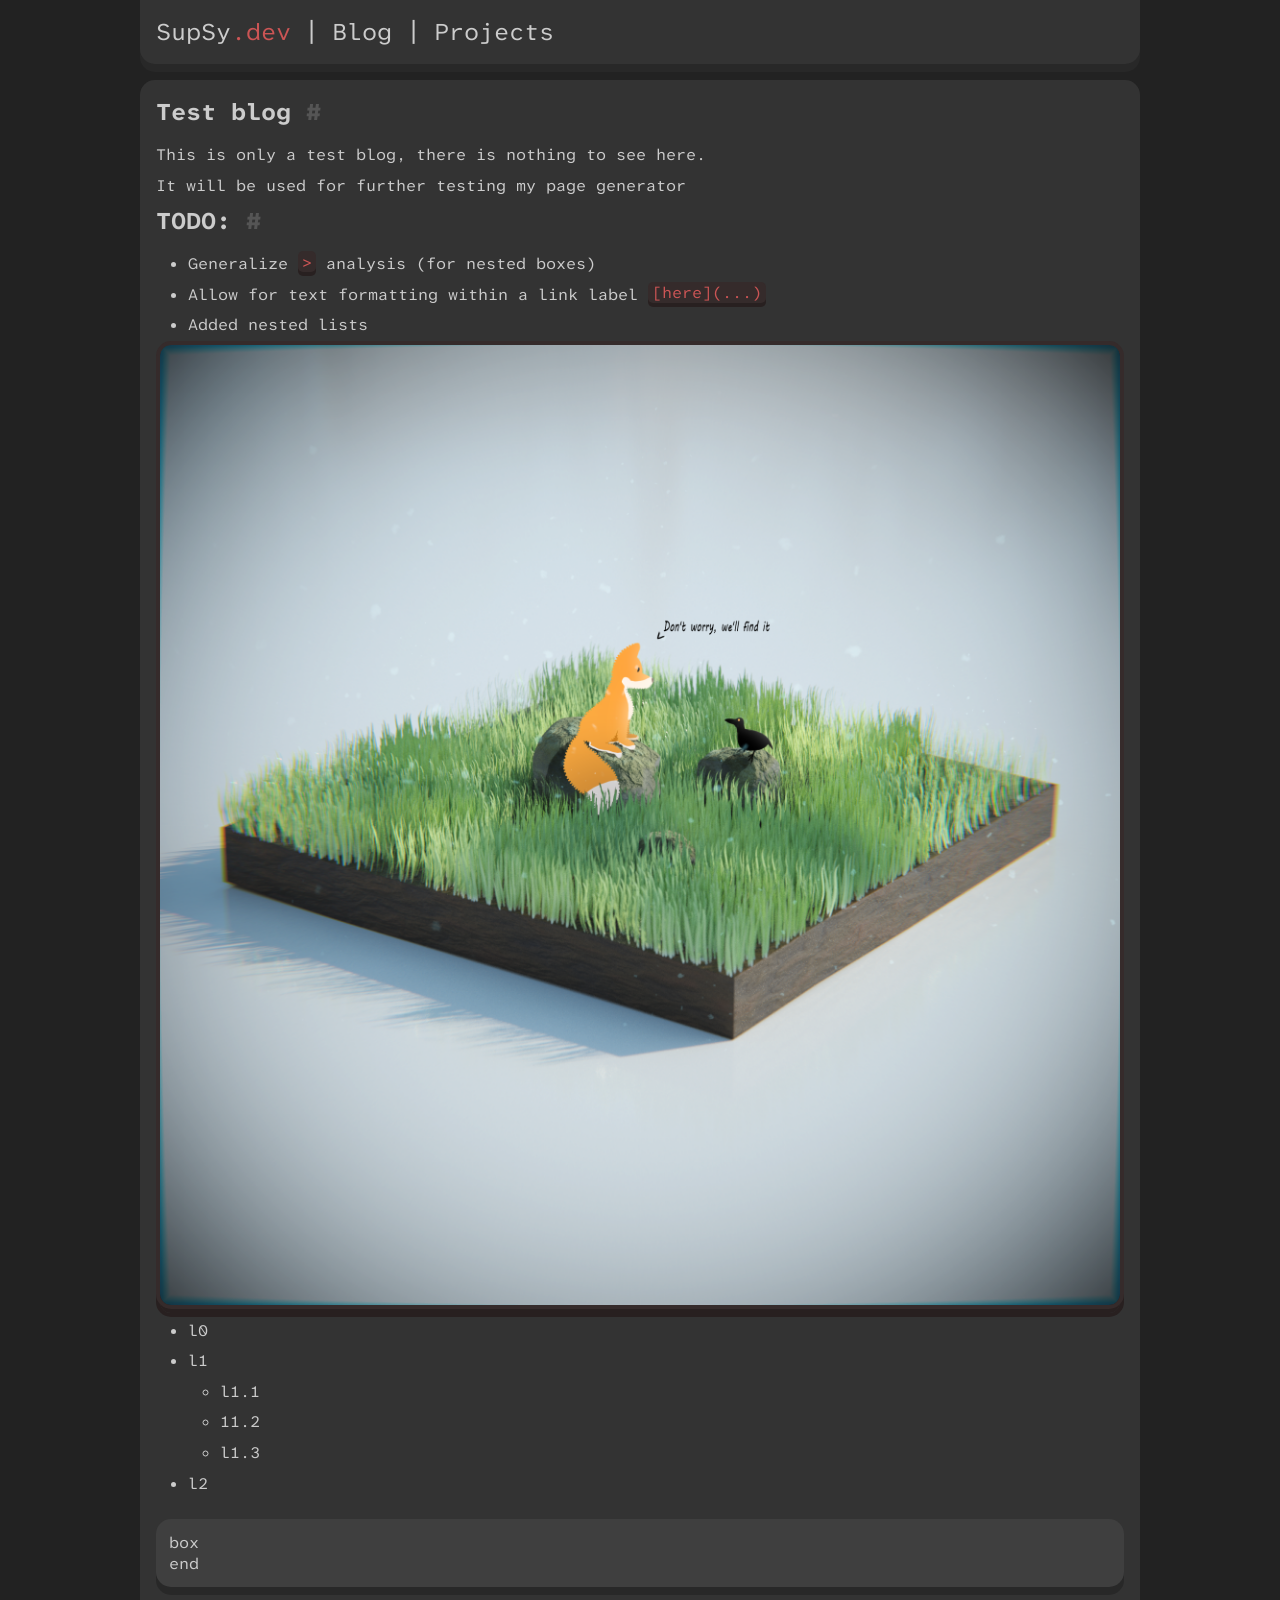
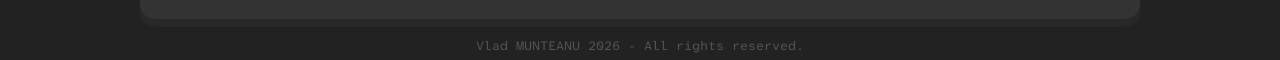
<file: blogs/test/index.html>
<!DOCTYPE html>
<html lang="en">
<head>
    <meta charset="UTF-8">
    <meta name="viewport" content="width=device-width, initial-scale=1.0">
    <link rel="stylesheet" href="../../style.css" type="text/css"/>
    <link rel="stylesheet" href="../../external/prism.css"/>
    <!-- <link rel="icon" href="icons/supsy.png"> -->
    <title>supsy.dev - Blog - Test blog</title>
    <!-- <FONT> -->
        <link rel="preconnect" href="https://fonts.googleapis.com">
        <link rel="preconnect" href="https://fonts.gstatic.com" crossorigin>
        <link href="https://fonts.googleapis.com/css2?family=Atkinson+Hyperlegible+Mono:ital,wght@0,293;1,293&display=swap" rel="stylesheet">
    <!-- </FONT> -->
    <base href="">
</head>
<body>
    <main>
        <header>
            <p><a href="../../index.html">SupSy<span class="text-accent">.dev</span></a></p>
            <p class="no-select">|</p>
            <p><a href="../../blog.html">Blog</a></p>
            <p class="no-select">|</p>
            <p><a href="../../projects.html">Projects</a></p>
        </header>
        <section>
            <h1><span class="anchor" id="Test"></span>Test blog <a class="text-dim" href="#Test">#</a></h1>
            <p>
                This is only a test blog, there is nothing to see here.
            </p>
            <p>
                It will be used for further testing my page generator
            </p>
            <h2><span class="anchor" id="TODO:"></span>TODO: <a class="text-dim" href="#TODO:">#</a></h2>
            <ul>
                <li>
                    <p>
                        Generalize <code class="inline">></code> analysis (for nested boxes)
                    </p>
                </li>
                <li>
                    <p>
                        Allow for text formatting within a link label <code class="inline">[here](...)</code>
                    </p>
                </li>
                <li>
                    <p>
                        Added nested lists
                    </p>
                </li>
            </ul>
            <p>
                <img src="rocku.png" alt="rocku!"/>
            </p>
            <ul>
                <li>
                    <p>
                        l0
                    </p>
                </li>
                <li>
                    <p>
                        l1
                    </p>
                    <ul>
                        <li>
                            <p>
                                l1.1
                            </p>
                        </li>
                        <li>
                            <p>
                                11.2
                            </p>
                        </li>
                        <li>
                            <p>
                                l1.3
                            </p>
                        </li>
                    </ul>
                </li>
                <li>
                    <p>
                        l2
                    </p>
                </li>
            </ul>
            <hgroup>
                <p>
                    box<br/>
                    end
                </p>
            </hgroup>
        </section>
        <footer><p>Vlad MUNTEANU 2026 - All rights reserved.</p></footer>
        <script src="../../external/prism.js"></script>
    </main>
</body>
</html>
</file>
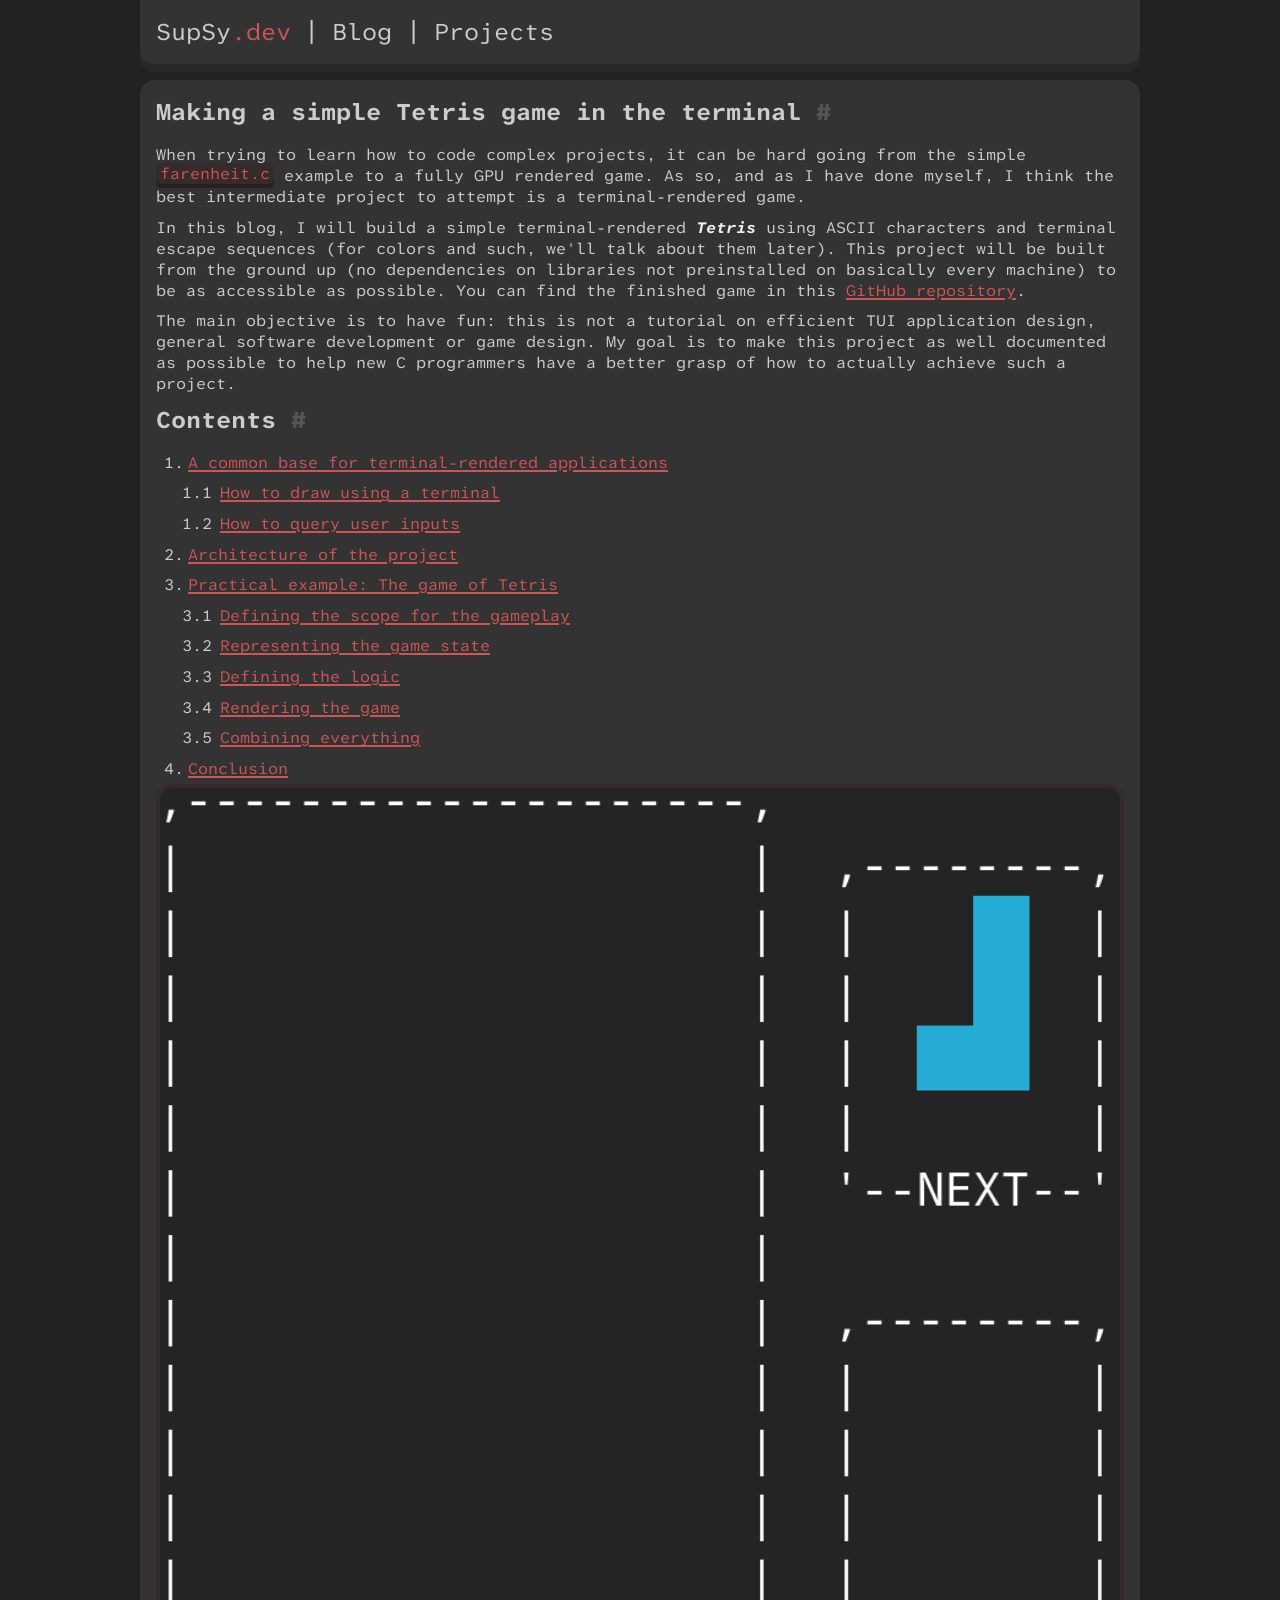
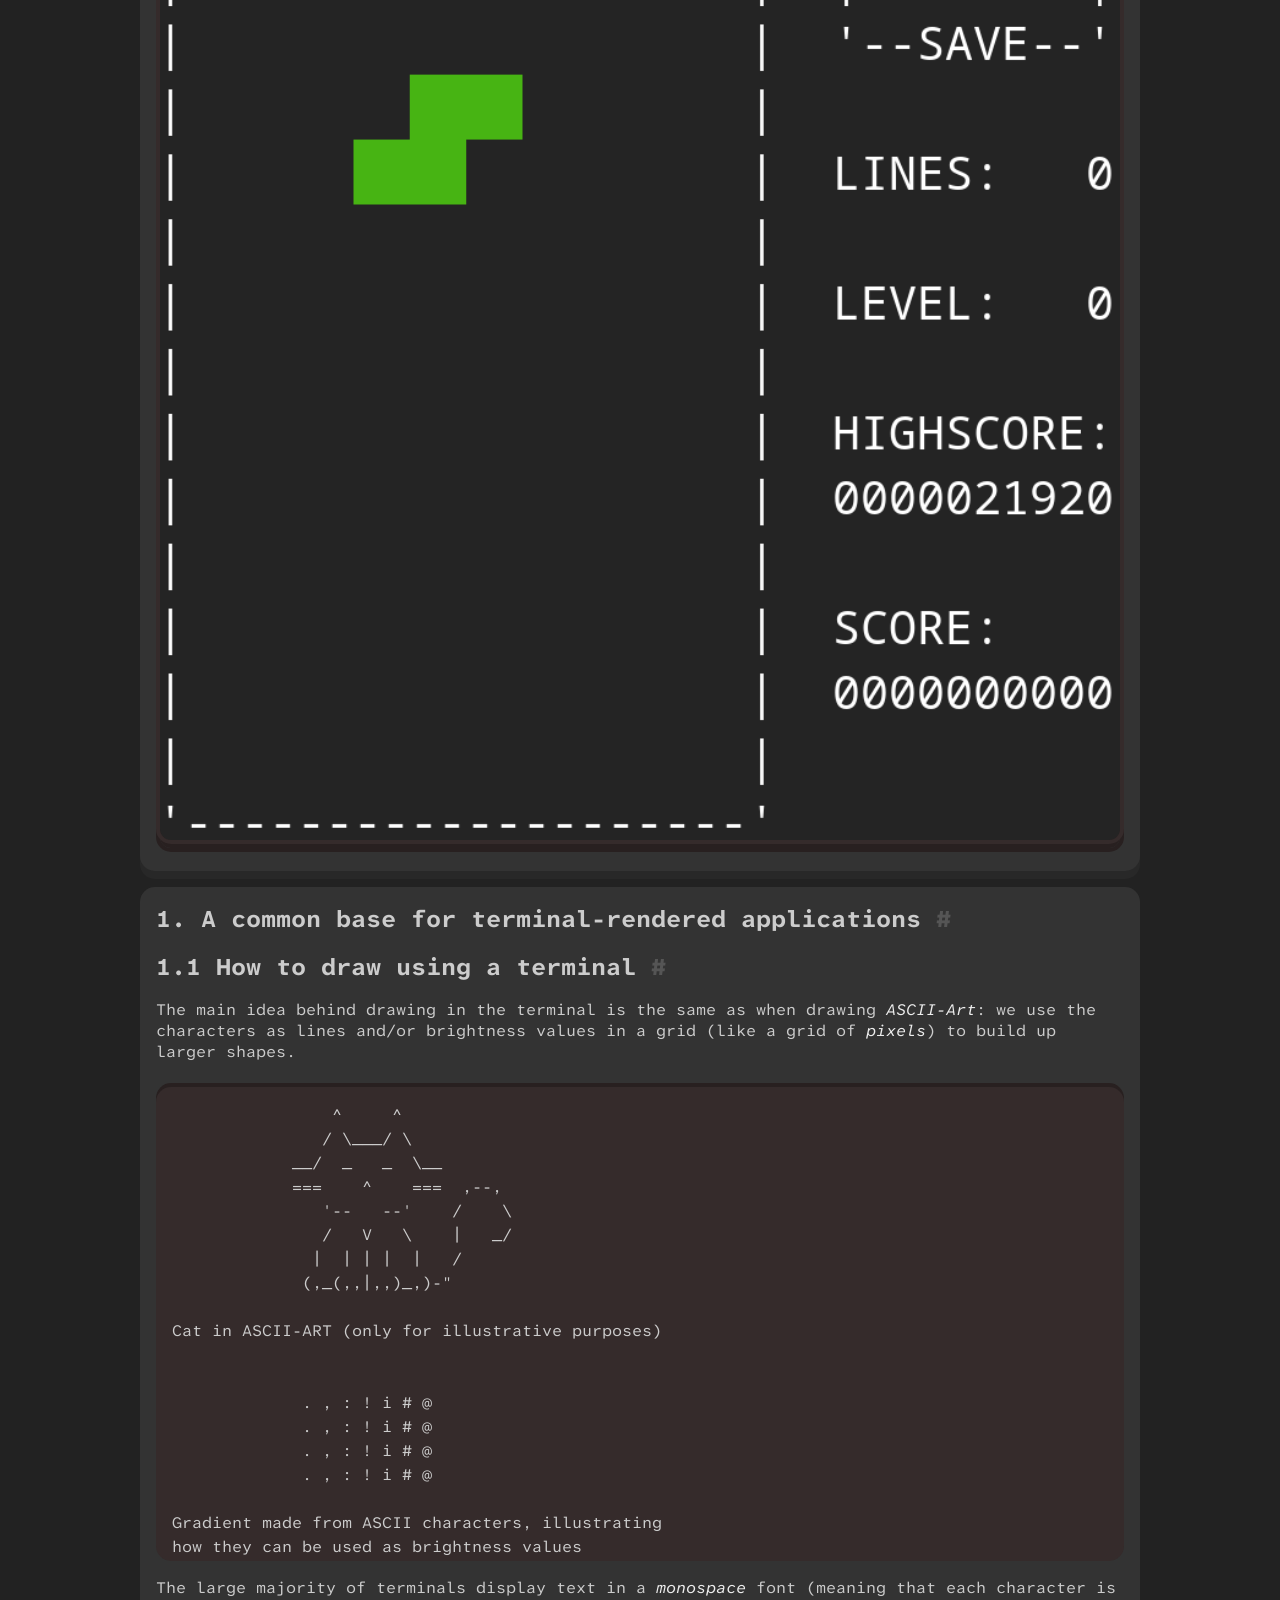
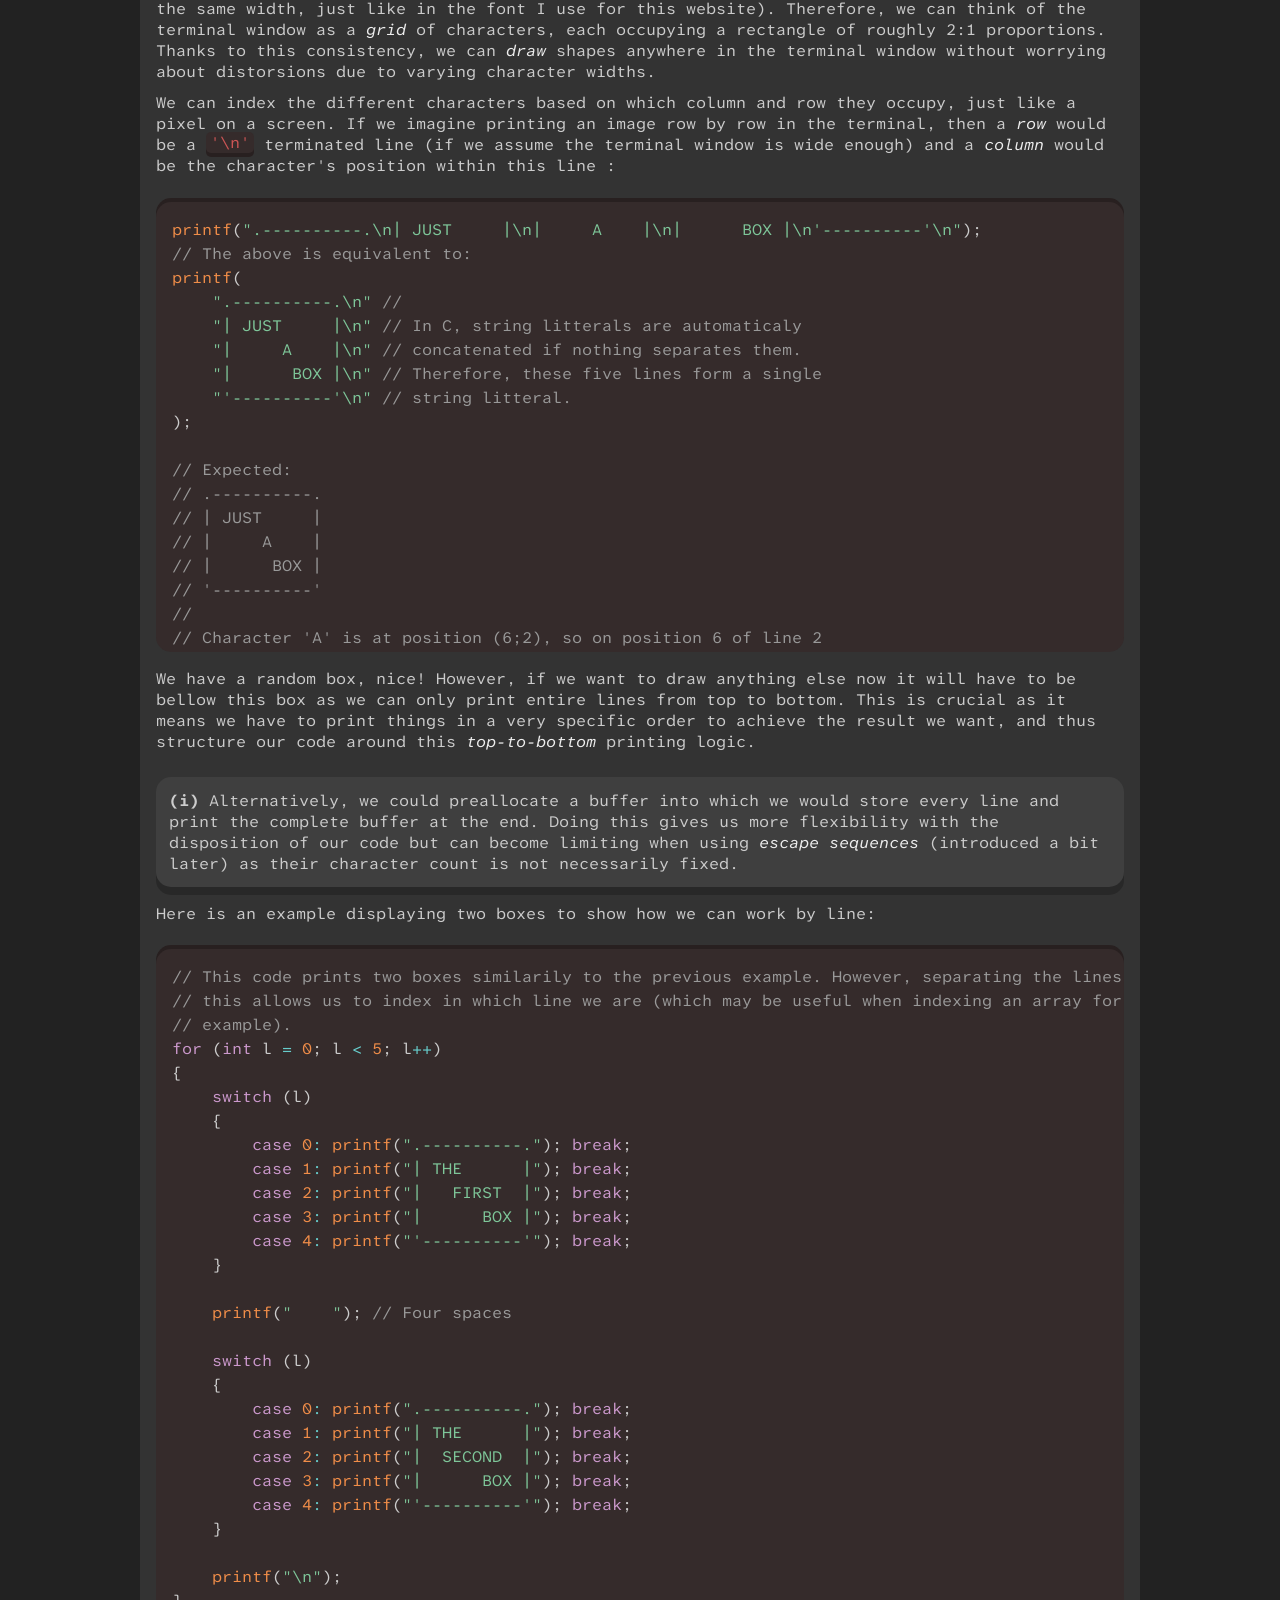
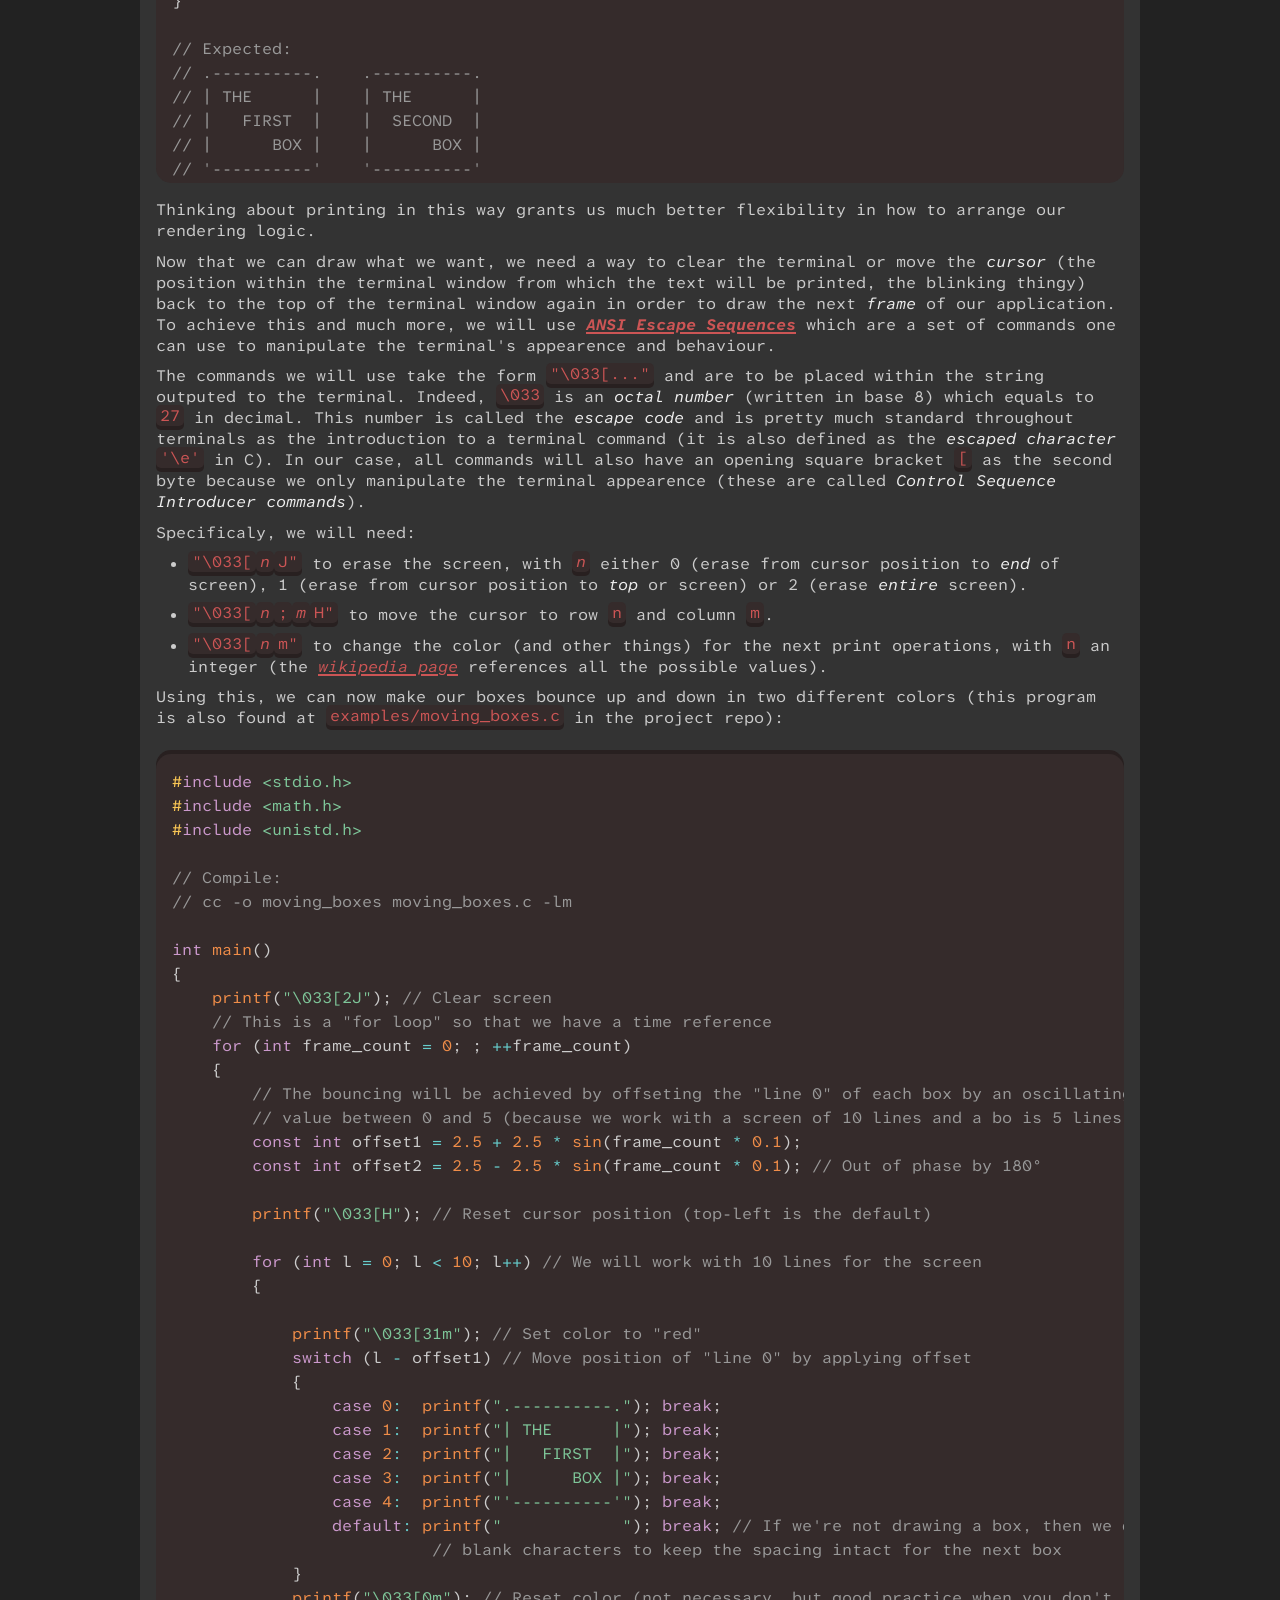
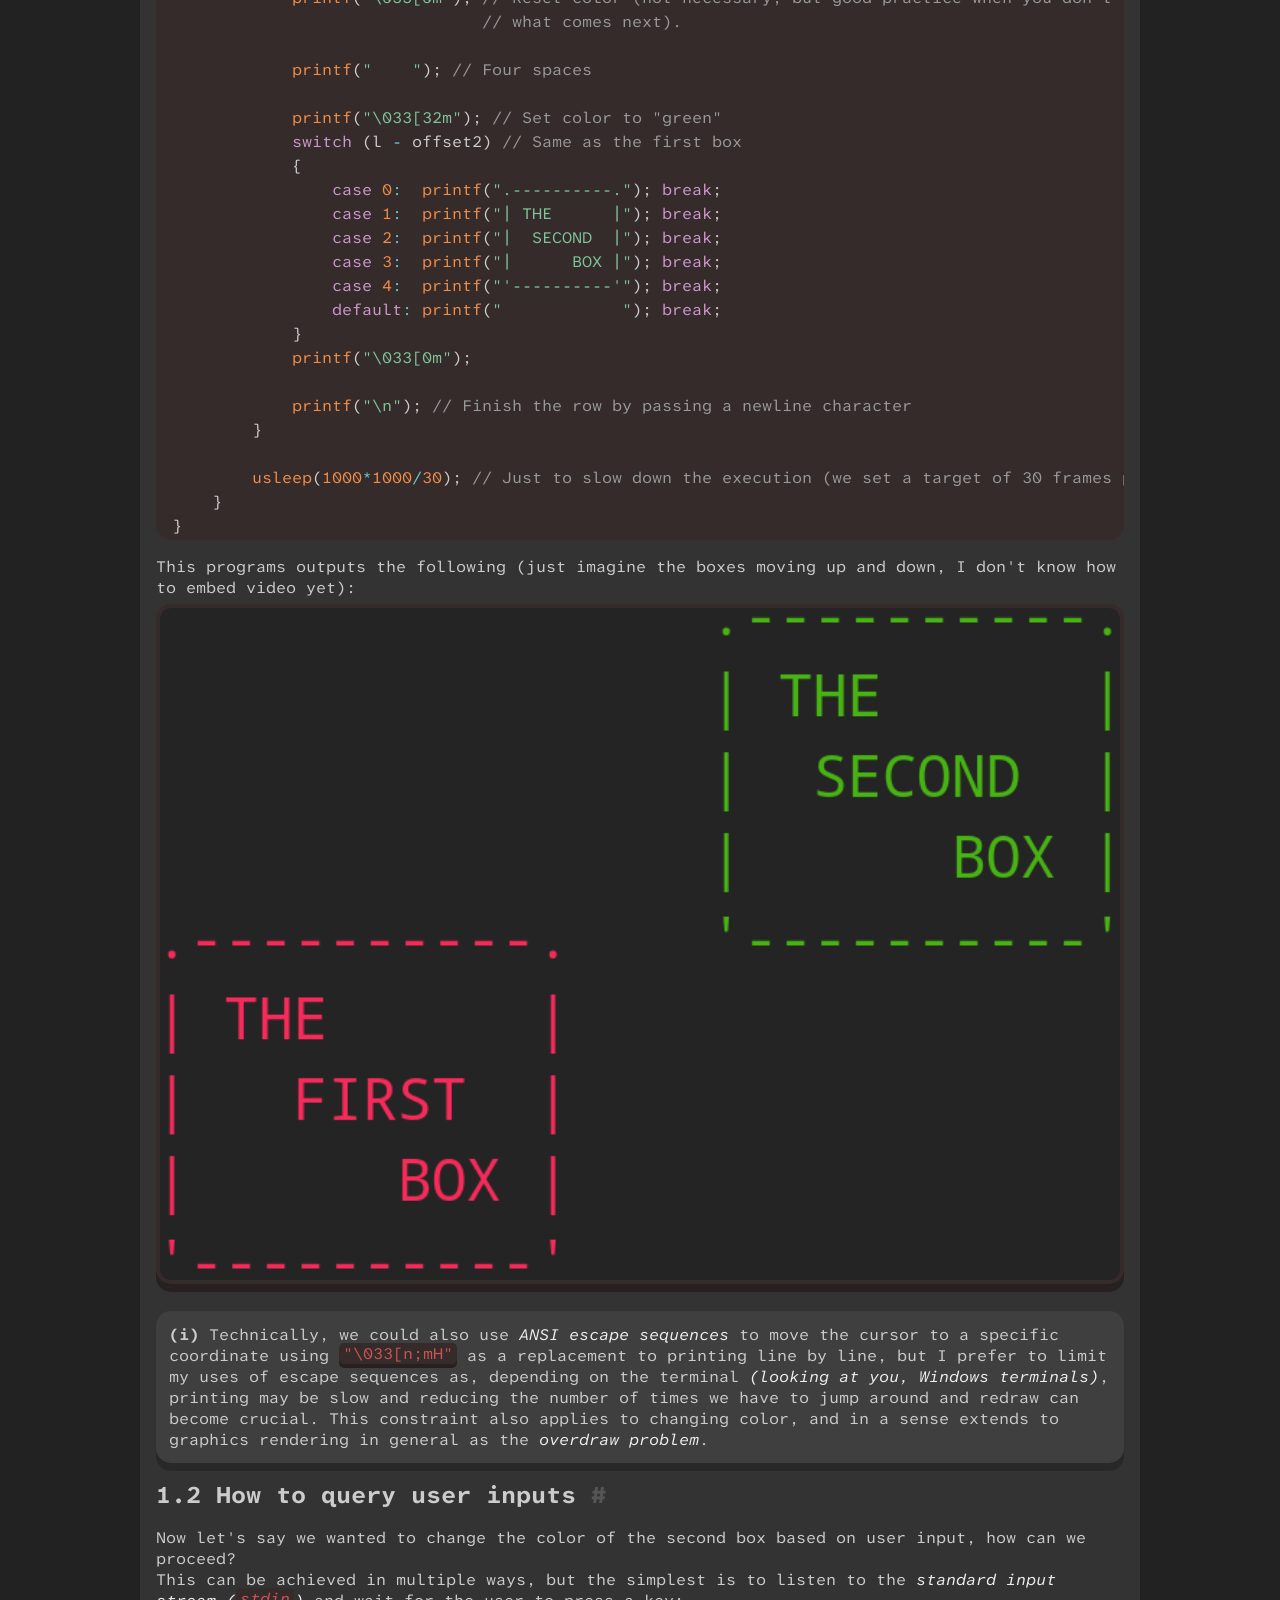
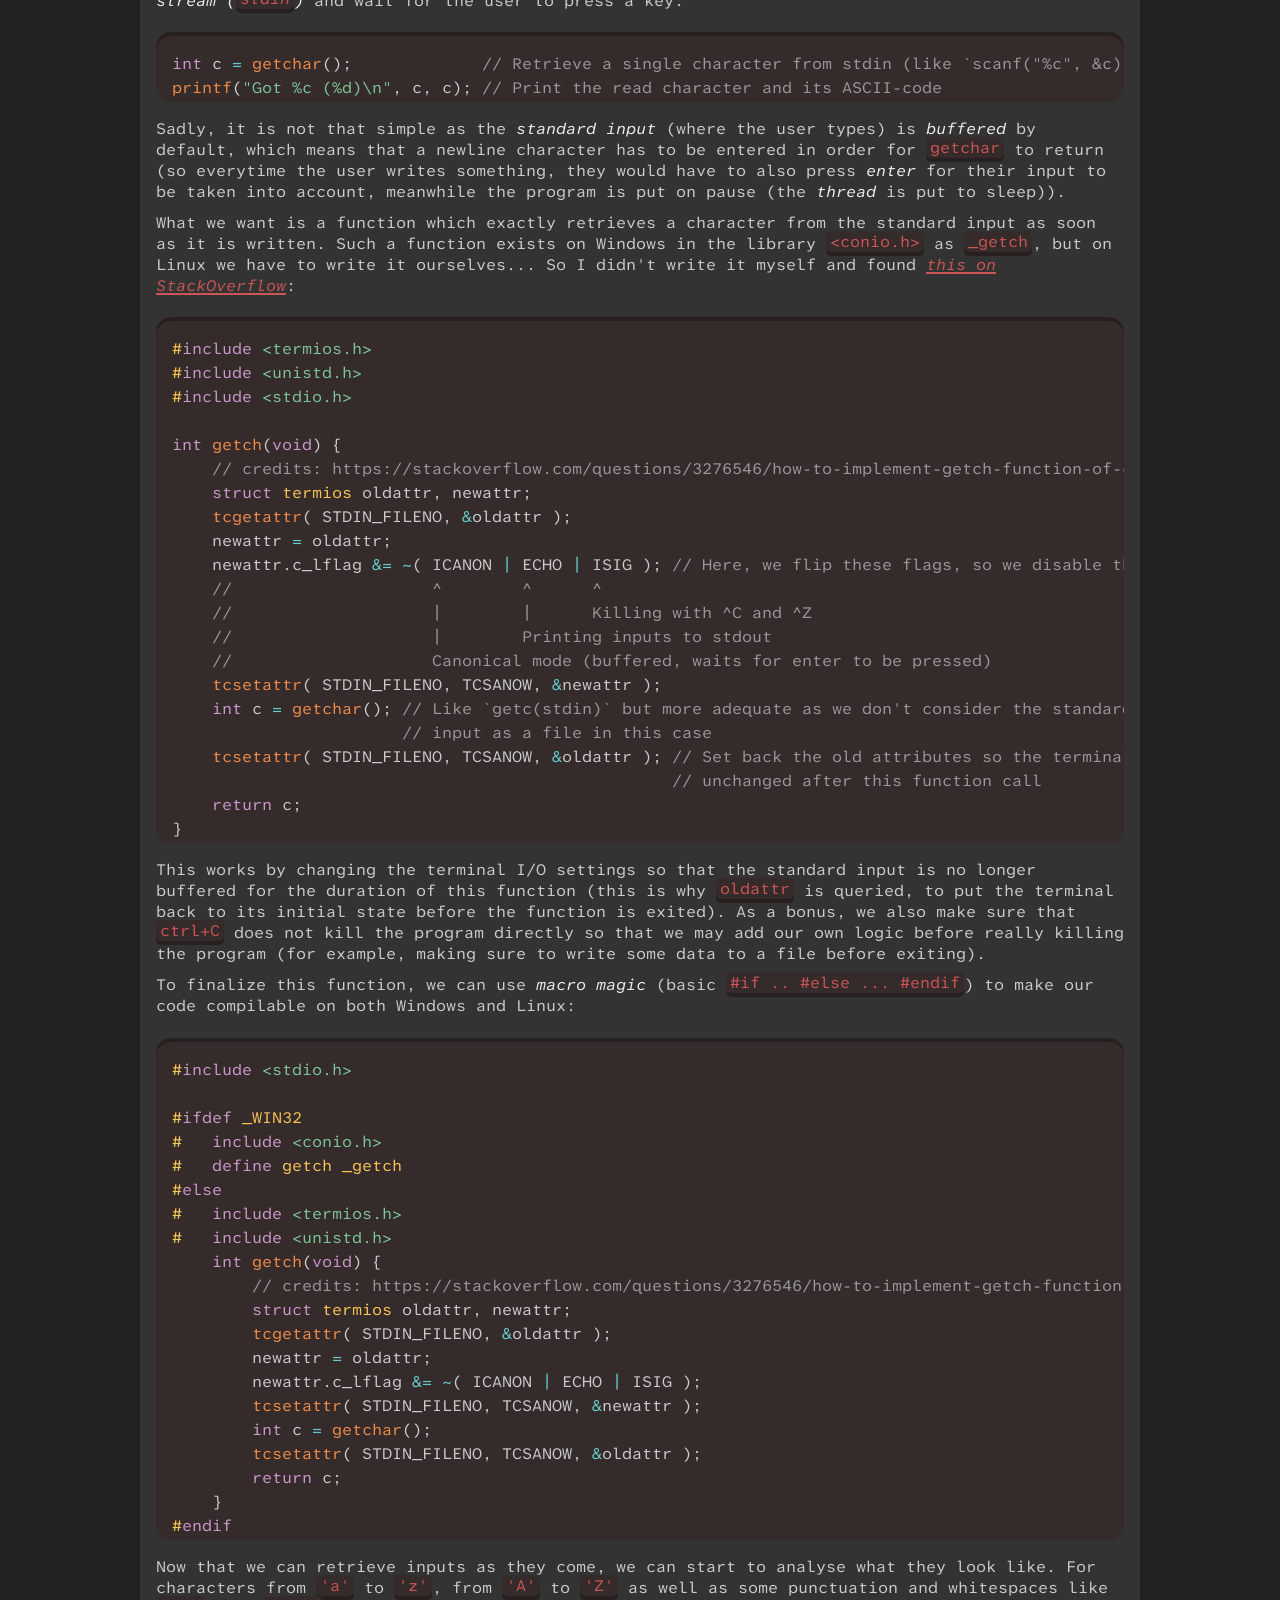
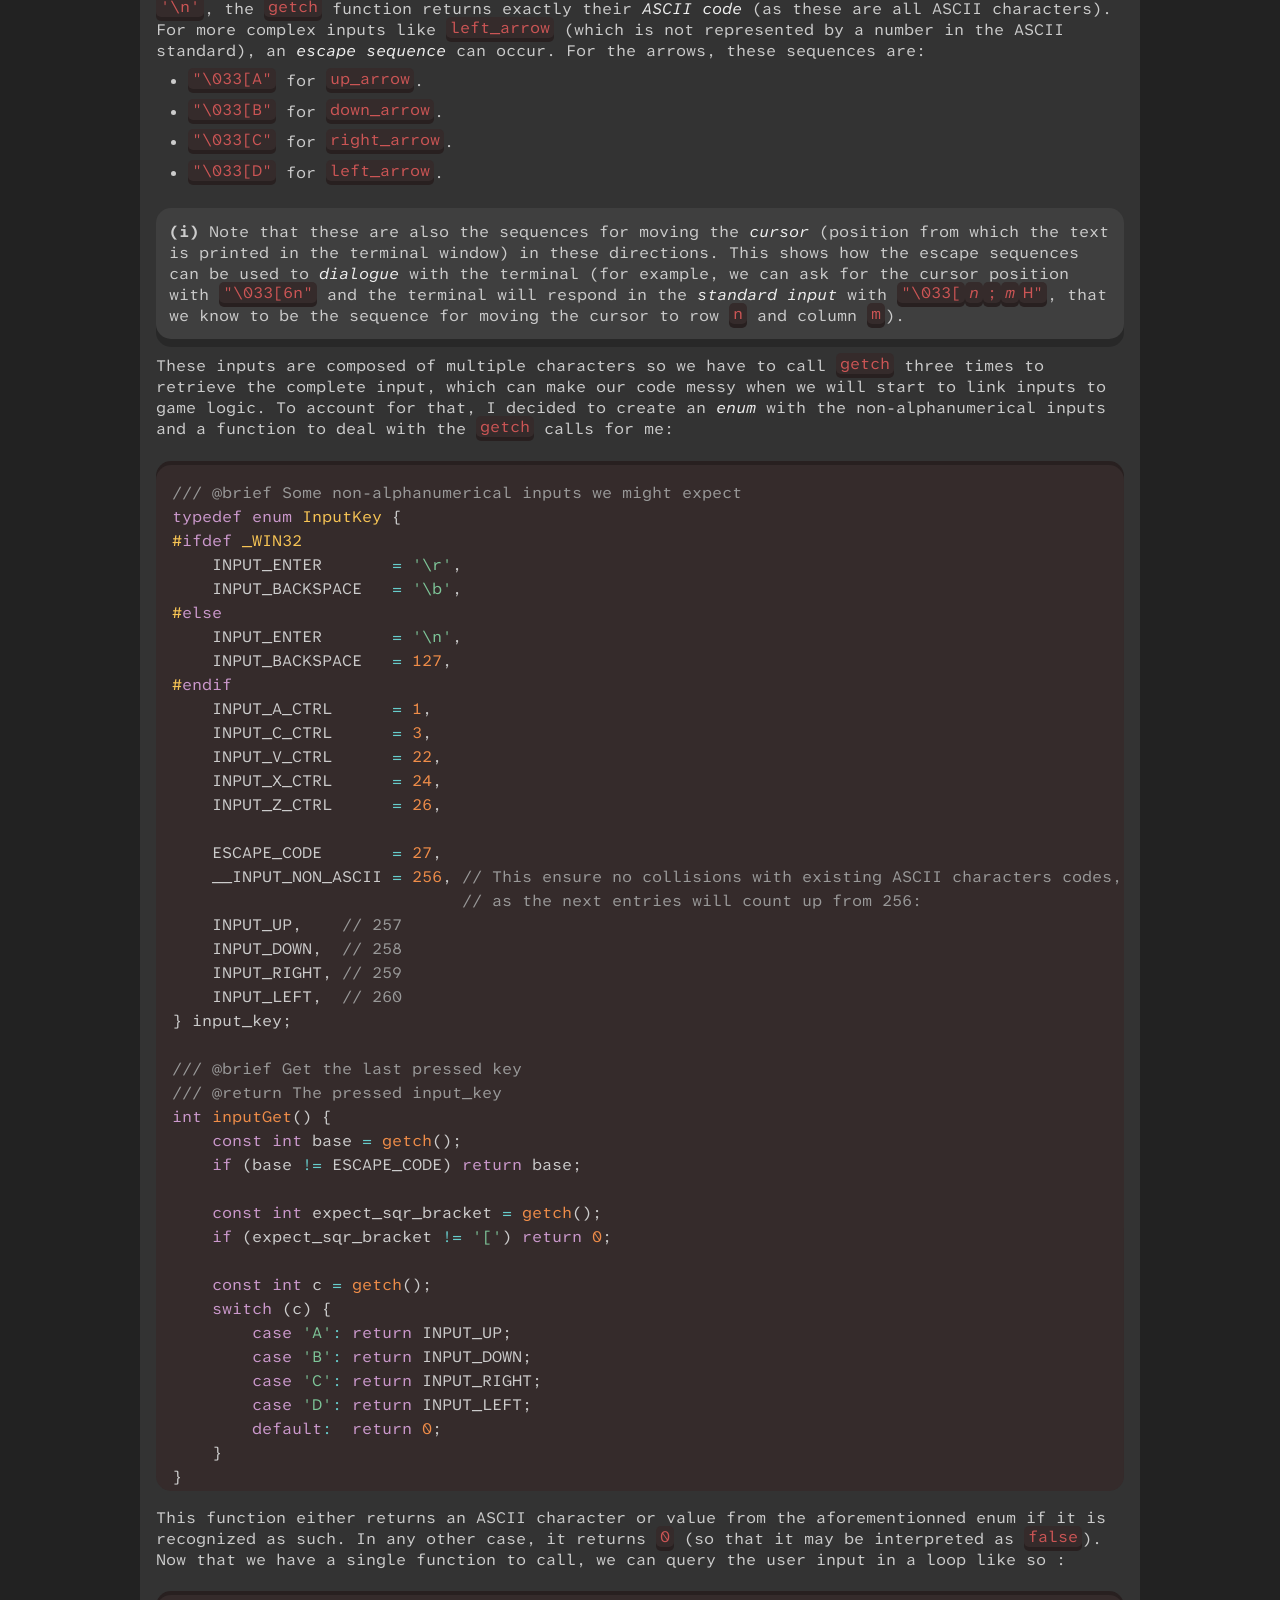
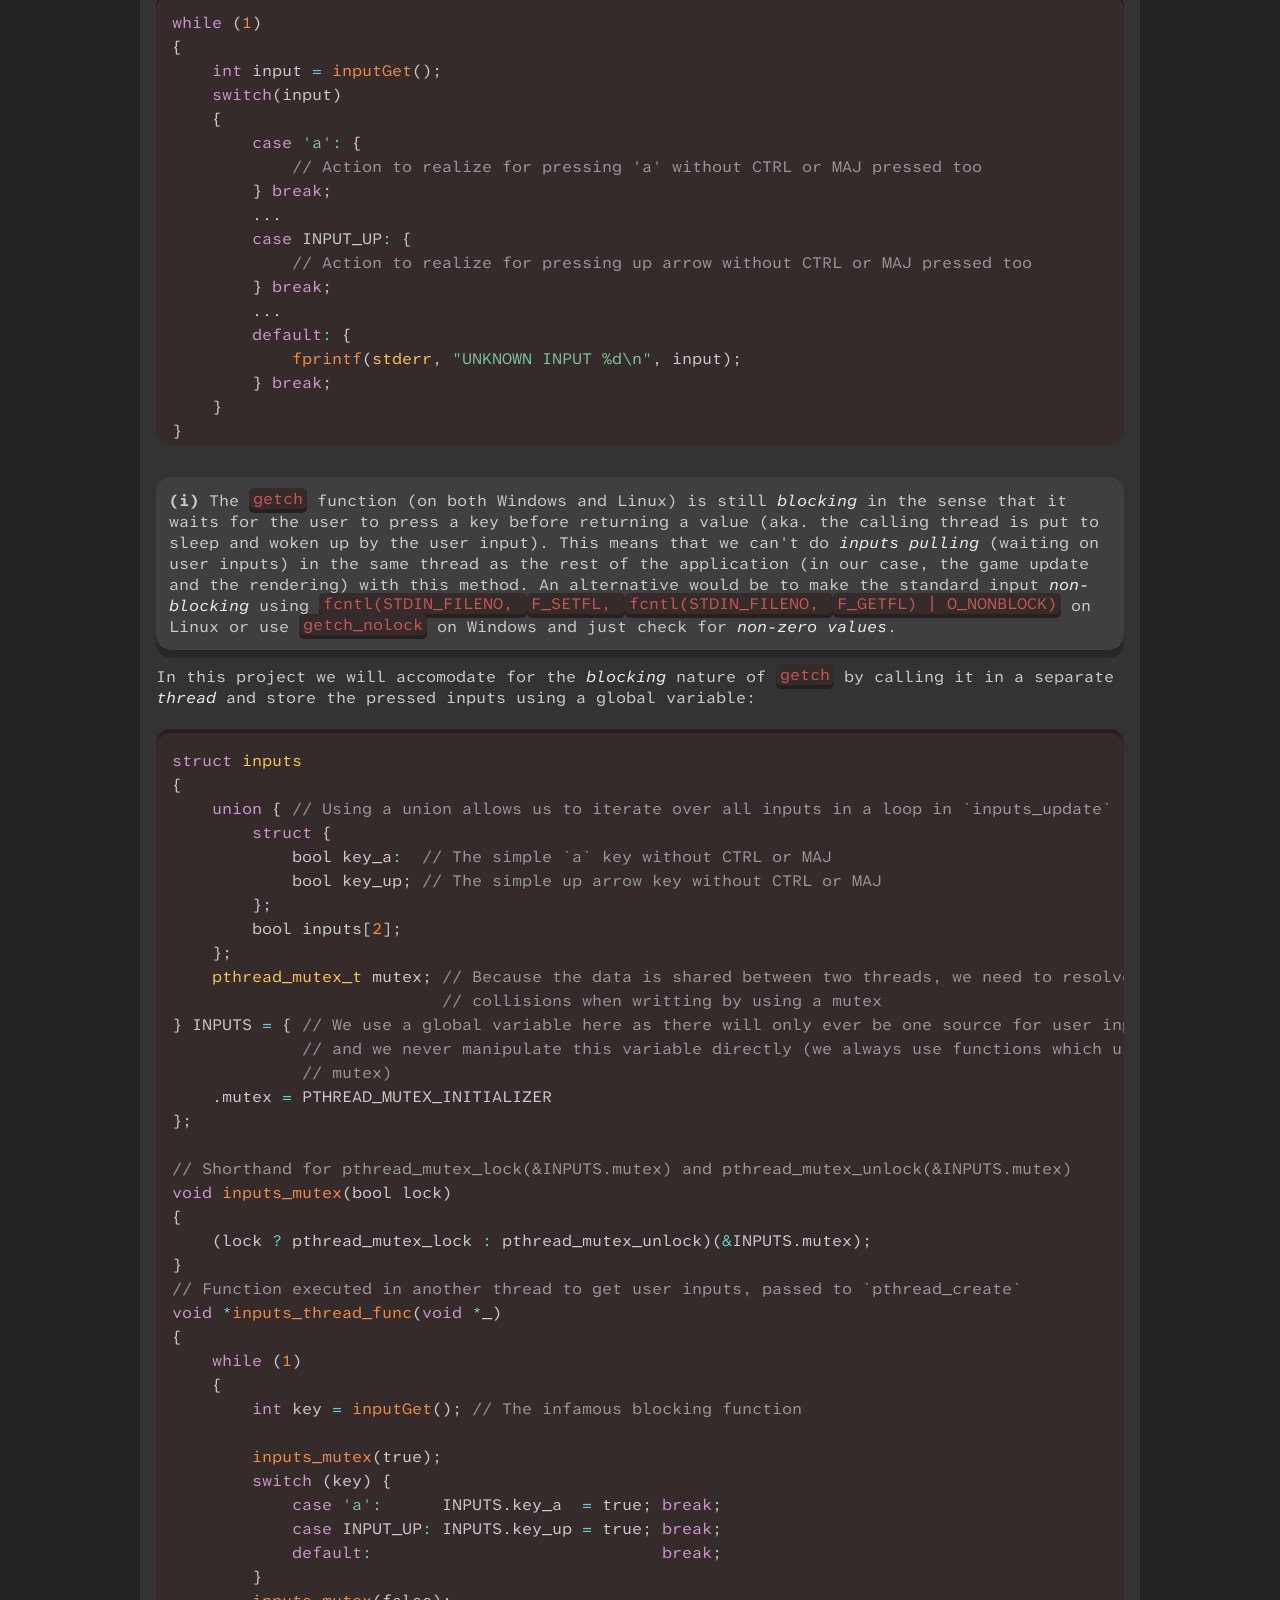
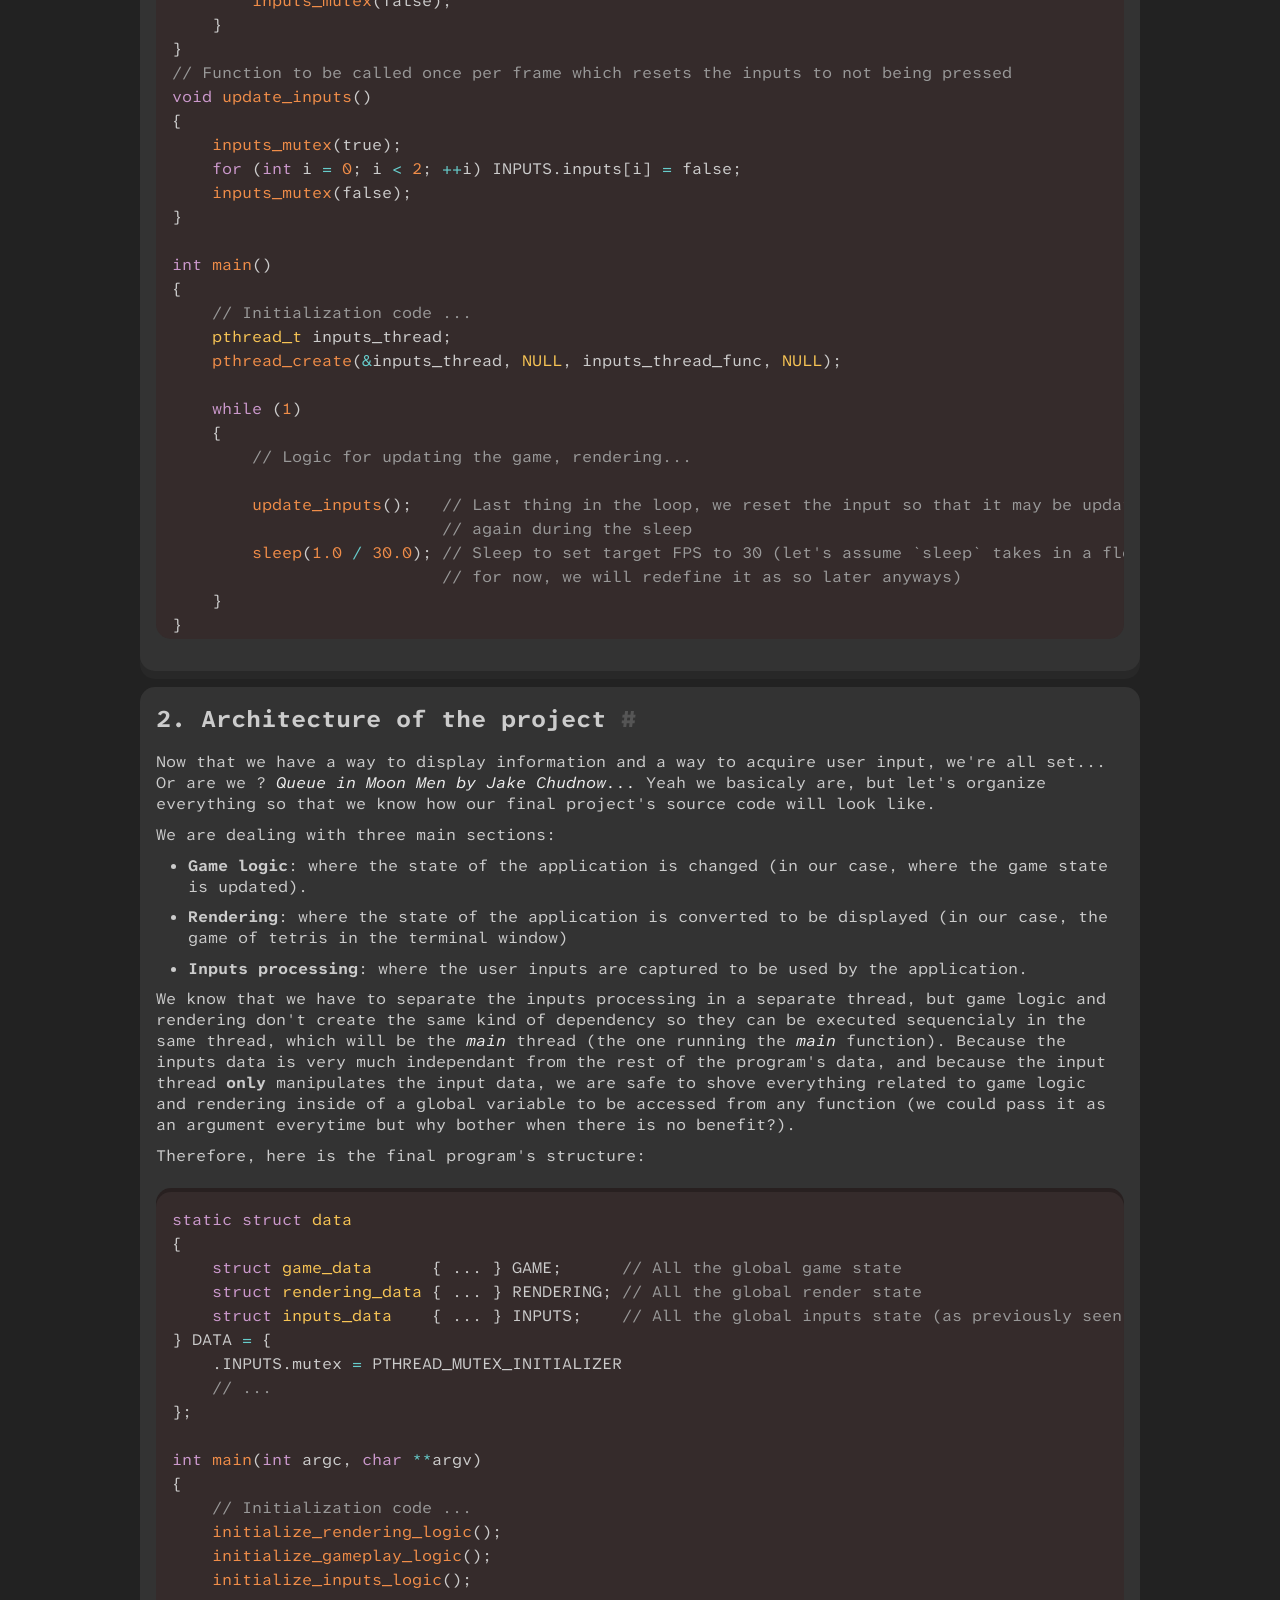
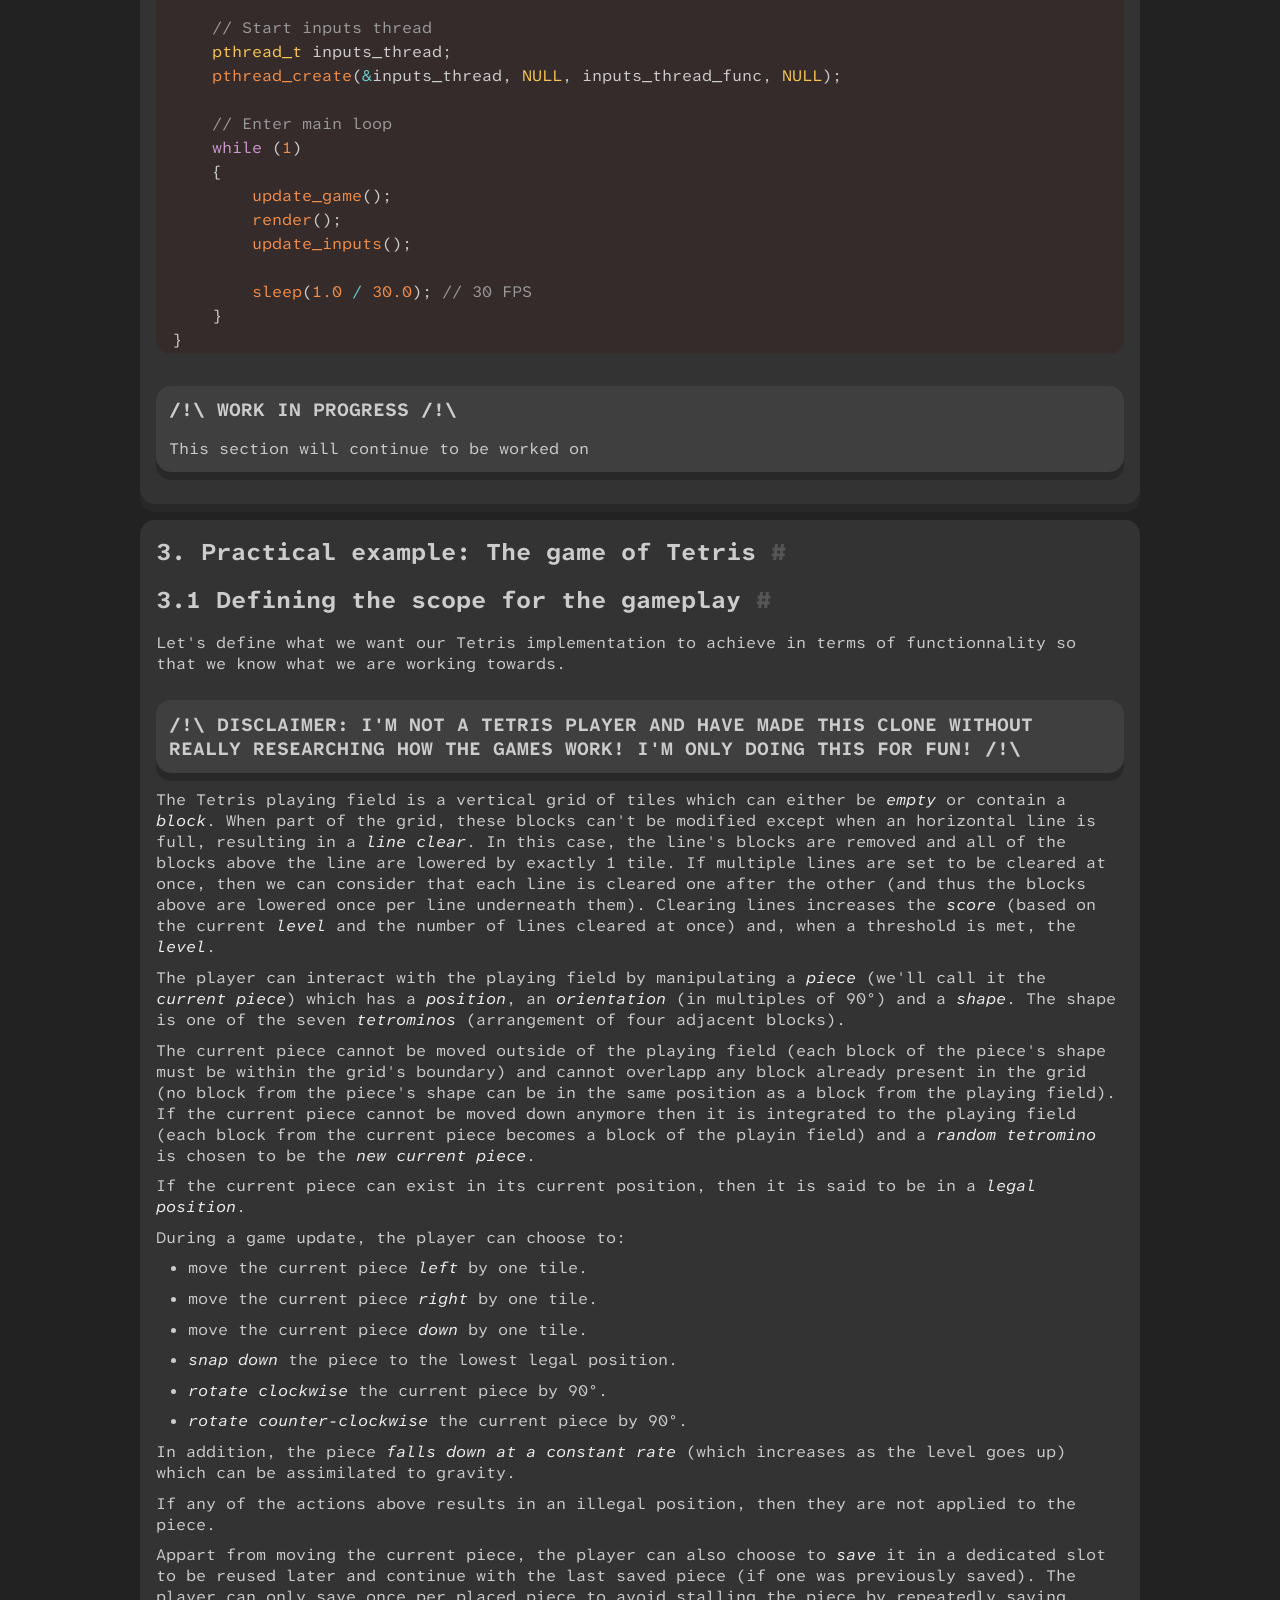
<file: blogs/tetris/index.html>
<!DOCTYPE html>
<html lang="en">
<head>
    <meta charset="UTF-8">
    <meta name="viewport" content="width=device-width, initial-scale=1.0">
    <link rel="stylesheet" href="../../style.css" type="text/css"/>
    <link rel="stylesheet" href="../../external/prism.css"/>
    <!-- <link rel="icon" href="icons/supsy.png"> -->
    <title>supsy.dev - Blog - Making a simple Tetris game in the terminal</title>
    <!-- <FONT> -->
        <link rel="preconnect" href="https://fonts.googleapis.com">
        <link rel="preconnect" href="https://fonts.gstatic.com" crossorigin>
        <link href="https://fonts.googleapis.com/css2?family=Atkinson+Hyperlegible+Mono:ital,wght@0,293;1,293&display=swap" rel="stylesheet">
    <!-- </FONT> -->
    <base href="">
</head>
<body>
    <main>
        <header>
            <p><a href="../../index.html">SupSy<span class="text-accent">.dev</span></a></p>
            <p class="no-select">|</p>
            <p><a href="../../blog.html">Blog</a></p>
            <p class="no-select">|</p>
            <p><a href="../../projects.html">Projects</a></p>
        </header>
        <section>
            <h1><span class="anchor" id="Making"></span>Making a simple Tetris game in the terminal <a class="text-dim" href="#Making">#</a></h1>
            <p>
                When trying to learn how to code complex projects, it can be hard going from the simple <code class="inline">farenheit.c</code> example to a fully GPU rendered game. As so, and as I have done myself, I think the best intermediate project to attempt is a terminal-rendered game.
            </p>
            <p>
                In this blog, I will build a simple terminal-rendered <b><i>Tetris</i></b> using ASCII characters and terminal escape sequences (for colors and such, we'll talk about them later). This project will be built from the ground up (no dependencies on libraries not preinstalled on basically every machine) to be as accessible as possible. You can find the finished game in this <a class="text-accent underline" href="https://github.com/SupSyDeMarciou/tetris">GitHub repository</a>.
            </p>
            <p>
                The main objective is to have fun: this is not a tutorial on efficient TUI application design, general software development or game design. My goal is to make this project as well documented as possible to help new C programmers have a better grasp of how to actually achieve such a project.
            </p>
            <h2><span class="anchor" id="Contents"></span>Contents <a class="text-dim" href="#Contents">#</a></h2>
            <ol>
                <li>
                    <p>
                        <a class="text-accent underline" href="#1">A common base for terminal-rendered applications</a>
                    </p>
                    <ol>
                        <li>
                            <p>
                                <a class="text-accent underline" href="#1.1">How to draw using a terminal</a>
                            </p>
                        </li>
                        <li>
                            <p>
                                <a class="text-accent underline" href="#1.2">How to query user inputs</a>
                            </p>
                        </li>
                    </ol>
                </li>
                <li>
                    <p>
                        <a class="text-accent underline" href="#2">Architecture of the project</a>
                    </p>
                </li>
                <li>
                    <p>
                        <a class="text-accent underline" href="#3">Practical example: The game of Tetris</a>
                    </p>
                    <ol>
                        <li>
                            <p>
                                <a class="text-accent underline" href="#3.1">Defining the scope for the gameplay</a>
                            </p>
                        </li>
                        <li>
                            <p>
                                <a class="text-accent underline" href="#3.2">Representing the game state</a>
                            </p>
                        </li>
                        <li>
                            <p>
                                <a class="text-accent underline" href="#3.3">Defining the logic</a>
                            </p>
                        </li>
                        <li>
                            <p>
                                <a class="text-accent underline" href="#3.4">Rendering the game</a>
                            </p>
                        </li>
                        <li>
                            <p>
                                <a class="text-accent underline" href="#3.5">Combining everything</a>
                            </p>
                        </li>
                    </ol>
                </li>
                <li>
                    <p>
                        <a class="text-accent underline" href="#4">Conclusion</a>
                    </p>
                </li>
            </ol>
            <p>
                <img src="terminal_view.png" alt="Finished Tetris game in the terminal"/>
            </p>
        </section>
        <section>
            <h1><span class="anchor" id="1"></span>1. A common base for terminal-rendered applications <a class="text-dim" href="#1">#</a></h1>
            <h2><span class="anchor" id="1.1"></span>1.1 How to draw using a terminal <a class="text-dim" href="#1.1">#</a></h2>
            <p>
                The main idea behind drawing in the terminal is the same as when drawing <i>ASCII-Art</i>: we use the characters as lines and/or brightness values in a grid (like a grid of <i>pixels</i>) to build up larger shapes.
            </p>
            <pre class="code-box"><code class="language-">                ^     ^
               / \___/ \
            __/  _   _  \__
            ===    ^    ===  ,--,
               '--   --'    /    \
               /   V   \    |   _/
              |  | | |  |   /
             (,_(,,|,,)_,)-"

Cat in ASCII-ART (only for illustrative purposes)


             . , : ! i # @ 
             . , : ! i # @
             . , : ! i # @
             . , : ! i # @

Gradient made from ASCII characters, illustrating 
how they can be used as brightness values</code></pre>
            <p>
                The large majority of terminals display text in a <i>monospace</i> font (meaning that each character is the same width, just like in the font I use for this website). Therefore, we can think of the terminal window as a <i>grid</i> of characters, each occupying a rectangle of roughly 2:1 proportions. Thanks to this consistency, we can <i>draw</i> shapes anywhere in the terminal window without worrying about distorsions due to varying character widths.
            </p>
            <p>
                We can index the different characters based on which column and row they occupy, just like a pixel on a screen. If we imagine printing an image row by row in the terminal, then a <i>row</i> would be a <code class="inline">'\n'</code> terminated line (if we assume the terminal window is wide enough) and a <i>column</i> would be the character's position within this line :
            </p>
            <pre class="code-box"><code class="language-c">printf(".----------.\n| JUST     |\n|     A    |\n|      BOX |\n'----------'\n");
// The above is equivalent to:
printf(
    ".----------.\n" //
    "| JUST     |\n" // In C, string litterals are automaticaly
    "|     A    |\n" // concatenated if nothing separates them.
    "|      BOX |\n" // Therefore, these five lines form a single
    "'----------'\n" // string litteral.
);

// Expected:
// .----------.
// | JUST     |
// |     A    |
// |      BOX |
// '----------'
//
// Character 'A' is at position (6;2), so on position 6 of line 2</code></pre>
            <p>
                We have a random box, nice! However, if we want to draw anything else now it will have to be bellow this box as we can only print entire lines from top to bottom. This is crucial as it means we have to print things in a very specific order to achieve the result we want, and thus structure our code around this <i>top-to-bottom</i> printing logic. 
            </p>
            <hgroup>
                <p>
                    <b>(i)</b> Alternatively, we could preallocate a buffer into which we would store every line and print the complete buffer at the end. Doing this gives us more flexibility with the disposition of our code but can become limiting when using <i>escape sequences</i> (introduced a bit later) as their character count is not necessarily fixed.
                </p>
            </hgroup>
            <p>
                Here is an example displaying two boxes to show how we can work by line:
            </p>
            <pre class="code-box"><code class="language-c">// This code prints two boxes similarily to the previous example. However, separating the lines like
// this allows us to index in which line we are (which may be useful when indexing an array for
// example).
for (int l = 0; l &lt 5; l++)
{
    switch (l)
    {
        case 0: printf(".----------."); break;
        case 1: printf("| THE      |"); break;
        case 2: printf("|   FIRST  |"); break;
        case 3: printf("|      BOX |"); break;
        case 4: printf("'----------'"); break;
    }

    printf("    "); // Four spaces

    switch (l)
    {
        case 0: printf(".----------."); break;
        case 1: printf("| THE      |"); break;
        case 2: printf("|  SECOND  |"); break;
        case 3: printf("|      BOX |"); break;
        case 4: printf("'----------'"); break;
    }

    printf("\n");
}

// Expected:
// .----------.    .----------.
// | THE      |    | THE      |
// |   FIRST  |    |  SECOND  |
// |      BOX |    |      BOX |
// '----------'    '----------'</code></pre>
            <p>
                Thinking about printing in this way grants us much better flexibility in how to arrange our rendering logic.
            </p>
            <p>
                Now that we can draw what we want, we need a way to clear the terminal or move the <i>cursor</i> (the position within the terminal window from which the text will be printed, the blinking thingy) back to the top of the terminal window again in order to draw the next <i>frame</i> of our application. To achieve this and much more, we will use <b><i><a class="text-accent underline" href="https://en.wikipedia.org/wiki/ANSI_escape_code">ANSI Escape Sequences</a></i></b> which are a set of commands one can use to manipulate the terminal's appearence and behaviour.
            </p>
            <p>
                The commands we will use take the form <code class="inline">"\033[..."</code> and are to be placed within the string outputed to the terminal. Indeed, <code class="inline">\033</code> is an <i>octal number</i> (written in base 8) which equals to <code class="inline">27</code> in decimal. This number is called the <i>escape code</i> and is pretty much standard throughout terminals as the introduction to a terminal command (it is also defined as the <i>escaped character</i> <code class="inline">'\e'</code> in C). In our case, all commands will also have an opening square bracket <code class="inline">[</code> as the second byte because we only manipulate the terminal appearence (these are called <i>Control Sequence Introducer commands</i>).
            </p>
            <p>
                Specificaly, we will need:
            </p>
            <ul>
                <li>
                    <p>
                        <code class="inline">"\033[</code><i><code class="inline">n</code></i><code class="inline">J"</code> to erase the screen, with <i><code class="inline">n</code></i> either 0 (erase from cursor position to <i>end</i> of screen), 1 (erase from cursor position to <i>top</i> or screen) or 2 (erase <i>entire</i> screen).
                    </p>
                </li>
                <li>
                    <p>
                        <code class="inline">"\033[</code><i><code class="inline">n</code></i><code class="inline">;</code><i><code class="inline">m</code></i><code class="inline">H"</code> to move the cursor to row <code class="inline">n</code> and column <code class="inline">m</code>.
                    </p>
                </li>
                <li>
                    <p>
                        <code class="inline">"\033[</code><i><code class="inline">n</code></i><code class="inline">m"</code> to change the color (and other things) for the next print operations, with <code class="inline">n</code> an integer (the <i><a class="text-accent underline" href="https://en.wikipedia.org/wiki/ANSI_escape_code#Select_Graphic_Rendition_parameters">wikipedia page</a></i> references all the possible values).
                    </p>
                </li>
            </ul>
            <p>
                Using this, we can now make our boxes bounce up and down in two different colors (this program is also found at <code class="inline">examples/moving_boxes.c</code> in the project repo):
            </p>
            <pre class="code-box"><code class="language-c">#include &ltstdio.h>
#include &ltmath.h>
#include &ltunistd.h>

// Compile:
// cc -o moving_boxes moving_boxes.c -lm

int main()
{
    printf("\033[2J"); // Clear screen
    // This is a "for loop" so that we have a time reference
    for (int frame_count = 0; ; ++frame_count)
    {
        // The bouncing will be achieved by offseting the "line 0" of each box by an oscillating
        // value between 0 and 5 (because we work with a screen of 10 lines and a bo is 5 lines)
        const int offset1 = 2.5 + 2.5 * sin(frame_count * 0.1);
        const int offset2 = 2.5 - 2.5 * sin(frame_count * 0.1); // Out of phase by 180°

        printf("\033[H"); // Reset cursor position (top-left is the default)

        for (int l = 0; l &lt 10; l++) // We will work with 10 lines for the screen
        {
            
            printf("\033[31m"); // Set color to "red"
            switch (l - offset1) // Move position of "line 0" by applying offset
            {
                case 0:  printf(".----------."); break;
                case 1:  printf("| THE      |"); break;
                case 2:  printf("|   FIRST  |"); break;
                case 3:  printf("|      BOX |"); break;
                case 4:  printf("'----------'"); break;
                default: printf("            "); break; // If we're not drawing a box, then we draw
                          // blank characters to keep the spacing intact for the next box
            }
            printf("\033[0m"); // Reset color (not necessary, but good practice when you don't know
                               // what comes next).
            
            printf("    "); // Four spaces
            
            printf("\033[32m"); // Set color to "green"
            switch (l - offset2) // Same as the first box
            {
                case 0:  printf(".----------."); break;
                case 1:  printf("| THE      |"); break;
                case 2:  printf("|  SECOND  |"); break;
                case 3:  printf("|      BOX |"); break;
                case 4:  printf("'----------'"); break;
                default: printf("            "); break;
            }
            printf("\033[0m");
    
            printf("\n"); // Finish the row by passing a newline character
        }

        usleep(1000*1000/30); // Just to slow down the execution (we set a target of 30 frames per second, or 30 FPS)
    }
}</code></pre>
            <p>
                This programs outputs the following (just imagine the boxes moving up and down, I don't know how to embed video yet):
            </p>
            <p>
                <img src="example_boxes.png" alt="Output of the previous example on the terminal"/>
            </p>
            <hgroup>
                <p>
                    <b>(i)</b> Technically, we could also use <i>ANSI escape sequences</i> to move the cursor to a specific coordinate using <code class="inline">"\033[n;mH"</code> as a replacement to printing line by line, but I prefer to limit my uses of escape sequences as, depending on the terminal <i>(looking at you, Windows terminals)</i>, printing may be slow and reducing the number of times we have to jump around and redraw can become crucial. This constraint also applies to changing color, and in a sense extends to graphics rendering in general as the <i>overdraw problem</i>.
                </p>
            </hgroup>
            <h2><span class="anchor" id="1.2"></span>1.2 How to query user inputs <a class="text-dim" href="#1.2">#</a></h2>
            <p>
                Now let's say we wanted to change the color of the second box based on user input, how can we proceed?<br/>
                This can be achieved in multiple ways, but the simplest is to listen to the <i>standard input stream (</i><i><code class="inline">stdin</code></i><i>)</i> and wait for the user to press a key:
            </p>
            <pre class="code-box"><code class="language-c">int c = getchar();             // Retrieve a single character from stdin (like `scanf("%c", &ampc)`)
printf("Got %c (%d)\n", c, c); // Print the read character and its ASCII-code</code></pre>
            <p>
                Sadly, it is not that simple as the <i>standard input</i> (where the user types) is <i>buffered</i> by default, which means that a newline character has to be entered in order for <code class="inline">getchar</code> to return (so everytime the user writes something, they would have to also press <i>enter</i> for their input to be taken into account, meanwhile the program is put on pause (the <i>thread</i> is put to sleep)).
            </p>
            <p>
                What we want is a function which exactly retrieves a character from the standard input as soon as it is written. Such a function exists on Windows in the library <code class="inline">&ltconio.h></code> as <code class="inline">_getch</code>, but on Linux we have to write it ourselves... So I didn't write it myself and found <i><a class="text-accent underline" href="https://stackoverflow.com/questions/3276546/how-to-implement-getch-function-of-c-in-linux">this on StackOverflow</a></i>:
            </p>
            <pre class="code-box"><code class="language-c">#include &lttermios.h>
#include &ltunistd.h>
#include &ltstdio.h>

int getch(void) {
    // credits: https://stackoverflow.com/questions/3276546/how-to-implement-getch-function-of-c-in-linux
    struct termios oldattr, newattr;
    tcgetattr( STDIN_FILENO, &ampoldattr );
    newattr = oldattr;
    newattr.c_lflag &amp= ~( ICANON | ECHO | ISIG ); // Here, we flip these flags, so we disable them
    //                    ^        ^      ^
    //                    |        |      Killing with ^C and ^Z
    //                    |        Printing inputs to stdout
    //                    Canonical mode (buffered, waits for enter to be pressed)
    tcsetattr( STDIN_FILENO, TCSANOW, &ampnewattr );
    int c = getchar(); // Like `getc(stdin)` but more adequate as we don't consider the standard
                       // input as a file in this case
    tcsetattr( STDIN_FILENO, TCSANOW, &ampoldattr ); // Set back the old attributes so the terminal is
                                                  // unchanged after this function call
    return c;
}</code></pre>
            <p>
                This works by changing the terminal I/O settings so that the standard input is no longer buffered for the duration of this function (this is why <code class="inline">oldattr</code> is queried, to put the terminal back to its initial state before the function is exited). As a bonus, we also make sure that <code class="inline">ctrl+C</code> does not kill the program directly so that we may add our own logic before really killing the program (for example, making sure to write some data to a file before exiting).
            </p>
            <p>
                To finalize this function, we can use <i>macro magic</i> (basic <code class="inline">#if .. #else ... #endif</code>) to make our code compilable on both Windows and Linux:
            </p>
            <pre class="code-box"><code class="language-c">#include &ltstdio.h>

#ifdef _WIN32
#   include &ltconio.h>
#   define getch _getch
#else
#   include &lttermios.h>
#   include &ltunistd.h>
    int getch(void) {
        // credits: https://stackoverflow.com/questions/3276546/how-to-implement-getch-function-of-c-in-linux
        struct termios oldattr, newattr;
        tcgetattr( STDIN_FILENO, &ampoldattr );
        newattr = oldattr;
        newattr.c_lflag &amp= ~( ICANON | ECHO | ISIG );
        tcsetattr( STDIN_FILENO, TCSANOW, &ampnewattr );
        int c = getchar();
        tcsetattr( STDIN_FILENO, TCSANOW, &ampoldattr );
        return c;
    }
#endif</code></pre>
            <p>
                Now that we can retrieve inputs as they come, we can start to analyse what they look like. For characters from <code class="inline">'a'</code> to <code class="inline">'z'</code>, from <code class="inline">'A'</code> to <code class="inline">'Z'</code> as well as some punctuation and whitespaces like <code class="inline">'\n'</code>, the <code class="inline">getch</code> function returns exactly their <i>ASCII code</i> (as these are all ASCII characters). For more complex inputs like <code class="inline">left_arrow</code> (which is not represented by a number in the ASCII standard), an <i>escape sequence</i> can occur. For the arrows, these sequences are:
            </p>
            <ul>
                <li>
                    <p>
                        <code class="inline">"\033[A"</code> for <code class="inline">up_arrow</code>.
                    </p>
                </li>
                <li>
                    <p>
                        <code class="inline">"\033[B"</code> for <code class="inline">down_arrow</code>.
                    </p>
                </li>
                <li>
                    <p>
                        <code class="inline">"\033[C"</code> for <code class="inline">right_arrow</code>.
                    </p>
                </li>
                <li>
                    <p>
                        <code class="inline">"\033[D"</code> for <code class="inline">left_arrow</code>.
                    </p>
                </li>
            </ul>
            <hgroup>
                <p>
                    <b>(i)</b> Note that these are also the sequences for moving the <i>cursor</i> (position from which the text is printed in the terminal window) in these directions. This shows how the escape sequences can be used to <i>dialogue</i> with the terminal (for example, we can ask for the cursor position with <code class="inline">"\033[6n"</code> and the terminal will respond in the <i>standard input</i> with <code class="inline">"\033[</code><i><code class="inline">n</code></i><code class="inline">;</code><i><code class="inline">m</code></i><code class="inline">H"</code>, that we know to be the sequence for moving the cursor to row <code class="inline">n</code> and column <code class="inline">m</code>).
                </p>
            </hgroup>
            <p>
                These inputs are composed of multiple characters so we have to call <code class="inline">getch</code> three times to retrieve the complete input, which can make our code messy when we will start to link inputs to game logic. To account for that, I decided to create an <i>enum</i> with the non-alphanumerical inputs and a function to deal with the <code class="inline">getch</code> calls for me:
            </p>
            <pre class="code-box"><code class="language-c">/// @brief Some non-alphanumerical inputs we might expect
typedef enum InputKey {
#ifdef _WIN32
    INPUT_ENTER       = '\r',
    INPUT_BACKSPACE   = '\b',
#else
    INPUT_ENTER       = '\n',
    INPUT_BACKSPACE   = 127,
#endif
    INPUT_A_CTRL      = 1,
    INPUT_C_CTRL      = 3,
    INPUT_V_CTRL      = 22,
    INPUT_X_CTRL      = 24,
    INPUT_Z_CTRL      = 26,
    
    ESCAPE_CODE       = 27,
    __INPUT_NON_ASCII = 256, // This ensure no collisions with existing ASCII characters codes, as
                             // as the next entries will count up from 256:
    INPUT_UP,    // 257
    INPUT_DOWN,  // 258
    INPUT_RIGHT, // 259
    INPUT_LEFT,  // 260
} input_key;

/// @brief Get the last pressed key
/// @return The pressed input_key
int inputGet() {
    const int base = getch();
    if (base != ESCAPE_CODE) return base;

    const int expect_sqr_bracket = getch();
    if (expect_sqr_bracket != '[') return 0;

    const int c = getch();
    switch (c) {
        case 'A': return INPUT_UP;
        case 'B': return INPUT_DOWN;
        case 'C': return INPUT_RIGHT;
        case 'D': return INPUT_LEFT;
        default:  return 0;
    }
}</code></pre>
            <p>
                This function either returns an ASCII character or value from the aforementionned enum if it is recognized as such. In any other case, it returns <code class="inline">0</code> (so that it may be interpreted as <code class="inline">false</code>). Now that we have a single function to call, we can query the user input in a loop like so :
            </p>
            <pre class="code-box"><code class="language-c">while (1)
{
    int input = inputGet();
    switch(input)
    {
        case 'a': {
            // Action to realize for pressing 'a' without CTRL or MAJ pressed too
        } break;
        ...
        case INPUT_UP: {
            // Action to realize for pressing up arrow without CTRL or MAJ pressed too
        } break;
        ...
        default: {
            fprintf(stderr, "UNKNOWN INPUT %d\n", input);
        } break;
    }
}</code></pre>
            <hgroup>
                <p>
                    <b>(i)</b> The <code class="inline">getch</code> function (on both Windows and Linux) is still <i>blocking</i> in the sense that it waits for the user to press a key before returning a value (aka. the calling thread is put to sleep and woken up by the user input). This means that we can't do <i>inputs pulling</i> (waiting on user inputs) in the same thread as the rest of the application (in our case, the game update and the rendering) with this method. An alternative would be to make the standard input <i>non-blocking</i> using <code class="inline">fcntl(STDIN_FILENO, </code><code class="inline">F_SETFL, </code><code class="inline">fcntl(STDIN_FILENO, </code><code class="inline">F_GETFL) | O_NONBLOCK)</code> on Linux or use <code class="inline">getch_nolock</code> on Windows and just check for <i>non-zero values</i>.
                </p>
            </hgroup>
            <p>
                In this project we will accomodate for the <i>blocking</i> nature of <code class="inline">getch</code> by calling it in a separate <i>thread</i> and store the pressed inputs using a global variable:
            </p>
            <pre class="code-box"><code class="language-c">struct inputs
{
    union { // Using a union allows us to iterate over all inputs in a loop in `inputs_update`
        struct {
            bool key_a:  // The simple `a` key without CTRL or MAJ
            bool key_up; // The simple up arrow key without CTRL or MAJ
        };
        bool inputs[2];
    };
    pthread_mutex_t mutex; // Because the data is shared between two threads, we need to resolve
                           // collisions when writting by using a mutex
} INPUTS = { // We use a global variable here as there will only ever be one source for user inputs
             // and we never manipulate this variable directly (we always use functions which use a
             // mutex)
    .mutex = PTHREAD_MUTEX_INITIALIZER
};

// Shorthand for pthread_mutex_lock(&ampINPUTS.mutex) and pthread_mutex_unlock(&ampINPUTS.mutex)
void inputs_mutex(bool lock)
{
    (lock ? pthread_mutex_lock : pthread_mutex_unlock)(&ampINPUTS.mutex);
}
// Function executed in another thread to get user inputs, passed to `pthread_create`
void *inputs_thread_func(void *_)
{
    while (1)
    {
        int key = inputGet(); // The infamous blocking function

        inputs_mutex(true);
        switch (key) {
            case 'a':      INPUTS.key_a  = true; break;
            case INPUT_UP: INPUTS.key_up = true; break;
            default:                             break;
        }
        inputs_mutex(false);
    }
}
// Function to be called once per frame which resets the inputs to not being pressed
void update_inputs()
{
    inputs_mutex(true);
    for (int i = 0; i &lt 2; ++i) INPUTS.inputs[i] = false;
    inputs_mutex(false);
}

int main()
{
    // Initialization code ...
    pthread_t inputs_thread;
    pthread_create(&ampinputs_thread, NULL, inputs_thread_func, NULL);

    while (1)
    {
        // Logic for updating the game, rendering...
        
        update_inputs();   // Last thing in the loop, we reset the input so that it may be updated
                           // again during the sleep 
        sleep(1.0 / 30.0); // Sleep to set target FPS to 30 (let's assume `sleep` takes in a float
                           // for now, we will redefine it as so later anyways)
    }
}</code></pre>
        </section>
        <section>
            <h1><span class="anchor" id="2"></span>2. Architecture of the project <a class="text-dim" href="#2">#</a></h1>
            <p>
                Now that we have a way to display information and a way to acquire user input, we're all set... Or are we ? <i>Queue in Moon Men by Jake Chudnow...</i> Yeah we basicaly are, but let's organize everything so that we know how our final project's source code will look like.
            </p>
            <p>
                We are dealing with three main sections:
            </p>
            <ul>
                <li>
                    <p>
                        <b>Game logic</b>: where the state of the application is changed (in our case, where the game state is updated).
                    </p>
                </li>
                <li>
                    <p>
                        <b>Rendering</b>: where the state of the application is converted to be displayed (in our case, the game of tetris in the terminal window)
                    </p>
                </li>
                <li>
                    <p>
                        <b>Inputs processing</b>: where the user inputs are captured to be used by the application.
                    </p>
                </li>
            </ul>
            <p>
                We know that we have to separate the inputs processing in a separate thread, but game logic and rendering don't create the same kind of dependency so they can be executed sequencialy in the same thread, which will be the <i>main</i> thread (the one running the <i>main</i> function). Because the inputs data is very much independant from the rest of the program's data, and because the input thread <b>only</b> manipulates the input data, we are safe to shove everything related to game logic and rendering inside of a global variable to be accessed from any function (we could pass it as an argument everytime but why bother when there is no benefit?).
            </p>
            <p>
                Therefore, here is the final program's structure:
            </p>
            <pre class="code-box"><code class="language-c">static struct data
{
    struct game_data      { ... } GAME;      // All the global game state
    struct rendering_data { ... } RENDERING; // All the global render state
    struct inputs_data    { ... } INPUTS;    // All the global inputs state (as previously seen)
} DATA = {
    .INPUTS.mutex = PTHREAD_MUTEX_INITIALIZER
    // ...
};

int main(int argc, char **argv)
{
    // Initialization code ...
    initialize_rendering_logic();
    initialize_gameplay_logic();
    initialize_inputs_logic();

    // Start inputs thread
    pthread_t inputs_thread;
    pthread_create(&ampinputs_thread, NULL, inputs_thread_func, NULL);

    // Enter main loop
    while (1)
    {
        update_game();
        render();
        update_inputs(); 
        
        sleep(1.0 / 30.0); // 30 FPS
    }
}</code></pre>
            <hgroup>
                <h3>/!\ WORK IN PROGRESS /!\</h3>
                <p>
                    This section will continue to be worked on
                </p>
            </hgroup>
        </section>
        <section>
            <h1><span class="anchor" id="3"></span>3. Practical example: The game of Tetris <a class="text-dim" href="#3">#</a></h1>
            <h2><span class="anchor" id="3.1"></span>3.1 Defining the scope for the gameplay <a class="text-dim" href="#3.1">#</a></h2>
            <p>
                Let's define what we want our Tetris implementation to achieve in terms of functionnality so that we know what we are working towards.
            </p>
            <hgroup>
                <h3>/!\ DISCLAIMER: I'M NOT A TETRIS PLAYER AND HAVE MADE THIS CLONE WITHOUT REALLY RESEARCHING HOW THE GAMES WORK! I'M ONLY DOING THIS FOR FUN! /!\</h3>
            </hgroup>
            <p>
                The Tetris playing field is a vertical grid of tiles which can either be <i>empty</i> or contain a <i>block</i>. When part of the grid, these blocks can't be modified except when an horizontal line is full, resulting in a <i>line clear</i>. In this case, the line's blocks are removed and all of the blocks above the line are lowered by exactly 1 tile. If multiple lines are set to be cleared at once, then we can consider that each line is cleared one after the other (and thus the blocks above are lowered once per line underneath them). Clearing lines increases the <i>score</i> (based on the current <i>level</i> and the number of lines cleared at once) and, when a threshold is met, the <i>level</i>.
            </p>
            <p>
                The player can interact with the playing field by manipulating a <i>piece</i> (we'll call it the <i>current piece</i>) which has a <i>position</i>, an <i>orientation</i> (in multiples of 90°) and a <i>shape</i>. The shape is one of the seven <i>tetrominos</i> (arrangement of four adjacent blocks). 
            </p>
            <p>
                The current piece cannot be moved outside of the playing field (each block of the piece's shape must be within the grid's boundary) and cannot overlapp any block already present in the grid (no block from the piece's shape can be in the same position as a block from the playing field).<br/>
                If the current piece cannot be moved down anymore then it is integrated to the playing field (each block from the current piece becomes a block of the playin field) and a <i>random tetromino</i> is chosen to be the <i>new current piece</i>.
            </p>
            <p>
                If the current piece can exist in its current position, then it is said to be in a <i>legal position</i>.
            </p>
            <p>
                During a game update, the player can choose to:
            </p>
            <ul>
                <li>
                    <p>
                        move the current piece <i>left</i> by one tile.
                    </p>
                </li>
                <li>
                    <p>
                        move the current piece <i>right</i> by one tile.
                    </p>
                </li>
                <li>
                    <p>
                        move the current piece <i>down</i> by one tile.
                    </p>
                </li>
                <li>
                    <p>
                        <i>snap down</i> the piece to the lowest legal position.
                    </p>
                </li>
                <li>
                    <p>
                        <i>rotate clockwise</i> the current piece by 90°.
                    </p>
                </li>
                <li>
                    <p>
                        <i>rotate counter-clockwise</i> the current piece by 90°.
                    </p>
                </li>
            </ul>
            <p>
                In addition, the piece <i>falls down at a constant rate</i> (which increases as the level goes up) which can be assimilated to gravity.
            </p>
            <p>
                If any of the actions above results in an illegal position, then they are not applied to the piece.
            </p>
            <p>
                Appart from moving the current piece, the player can also choose to <i>save</i> it in a dedicated slot to be reused later and continue with the last saved piece (if one was previously saved). The player can only save once per placed piece to avoid stalling the piece by repeatedly saving.
            </p>
            <pre class="code-box"><code class="language-">TETROMINOS:

.-L-PIECE---.    .-RL-PIECE--.    .-S-PIECE---.    .-RS-PIECE--.
|  . . # .  |    |  . . # .  |    |  . . . .  |    |  . . . .  |
|  . . # .  |    |  . . # .  |    |  . . # #  |    |  . # # .  |
|  . . # #  |    |  . # # .  |    |  . # # .  |    |  . . # #  |
|  . . . .  |    |  . . . .  |    |  . . . .  |    |  . . . .  |
'-----------'    '-----------'    '-----------'    '-----------'

.-T-PIECE---.    .-SQUARE----.    .-LONG-BAR--.
|  . . . .  |    |  . . . .  |    |  . . # .  |
|  . # # #  |    |  . # # .  |    |  . . # .  |
|  . . # .  |    |  . # # .  |    |  . . # .  |
|  . . . .  |    |  . . . .  |    |  . . # .  |
'-----------'    '-----------'    '-----------'</code></pre>
            <h2><span class="anchor" id="3.2"></span>3.2 Representing the game state <a class="text-dim" href="#3.2">#</a></h2>
            <p>
                In tetris we play with <i>tetrominos</i> (arangement of four adjacent <i>blocks</i>), so let's first define what <b>is</b> the <i>tetromino</i> within our program. We know that it has a shape made from four <i>blocks</i>, a <i>color</i> and a number of possible <i>orientations</i> corresponding to the number of 90° rotations you need to apply to the shape before it looks indentical to its default orientation (for example, an <i>L-piece</i> needs four rotations, an <i>S-piece</i> needs two and the <i>square-piece</i> needs only one):
            </p>
            <pre class="code-box"><code class="language-">L-piece (4 orientations):
.-0.--------.    .-1.--------.    .-2.--------.    .-3.--------.    .-4=0.------.
|  . . # .  |    |  . . . #  |    |  . # # .  |    |  . . . .  |    |  . . # .  |
|  . . # .  | -> |  . # # #  | -> |  . . # .  | -> |  . # # #  | -> |  . . # .  |
|  . . # #  |    |  . . . .  |    |  . . # .  |    |  . # . .  |    |  . . # #  |
|  . . . .  |    |  . . . .  |    |  . . . .  |    |  . . . .  |    |  . . . .  |
'-----------'    '-----------'    '-----------'    '-----------'    '-----------'

S-piece (2 orientations):
.-0.--------.    .-1.--------.    .-2=0.------.
|  . . . .  |    |  . . # .  |    |  . . . .  |
|  . . # #  | -> |  . . # #  | -> |  . . # #  |
|  . # # .  |    |  . . . #  |    |  . # # .  |
|  . . . .  |    |  . . . .  |    |  . . . .  |
'-----------'    '-----------'    '-----------'

square-piece (1 orientation):
.-0.--------.    .-1=0.------.
|  . . . .  |    |  . . . .  |
|  . # # .  | -> |  . # # .  |
|  . # # .  |    |  . # # .  |
|  . . . .  |    |  . . . .  |
'-----------'    '-----------'</code></pre>
            <p>
                The piece's shape could be represented in a number of ways, but in this blog we will represent the it as a <i>4x4</i> array of <code class="inline">bool</code> where all values are <code class="inline">false</code> except for four which correspond tp the blocks:
            </p>
            <pre class="code-box"><code class="language-c">typedef struct tetromino
{
    int  orientations;
    char color;
    bool shape[4*4];
} tetromino;

static const tetromino TETROMINOS[] = {
    {   // SQUARE
        .orientations = 1,
        .color = 103, // The color corresponds the 'x' in the escape sequence "\033[xm"
        .shape = {
            0, 0, 0, 0,
            0, 1, 1, 0,
            0, 1, 1, 0,
            0, 0, 0, 0,
        }
    },
    {   // SQUIGGLY_PIECE 
        .orientations = 2,
        .color = 42,
        .shape = {
            0, 0, 0, 0,
            0, 0, 1, 1,
            0, 1, 1, 0,
            0, 0, 0, 0,
        }
    },
    {   // REVERSE_SQUIGGLY_PIECE 
        .orientations = 2,
        .color = 41,
        .shape = {
            0, 0, 0, 0,
            0, 1, 1, 0,
            0, 0, 1, 1,
            0, 0, 0, 0,
        }
    },
    {   // L_PIECE 
        .orientations = 4,
        .color = 43,
        .shape = {
            0, 1, 0, 0,
            0, 1, 0, 0,
            0, 1, 1, 0,
            0, 0, 0, 0,
        }
    },
    {   // REVERSE_L_PIECE 
        .orientations = 4,
        .color = 44,
        .shape = {
            0, 0, 1, 0,
            0, 0, 1, 0,
            0, 1, 1, 0,
            0, 0, 0, 0,
        }
    },
    {   // T_PIECE
        .orientations = 4,
        .color = 45,
        .shape = {
            0, 0, 0, 0,
            1, 1, 1, 0,
            0, 1, 0, 0,
            0, 0, 0, 0,
        }
    }, 
    {   // BAR_PIECE
        .orientations = 2,
        .color = 46,
        .shape = {
            0, 1, 0, 0,
            0, 1, 0, 0,
            0, 1, 0, 0,
            0, 1, 0, 0,
        }
    }
};</code></pre>
            <p>
                Now that we have pieces, let's also define the playing area in which they'll fall. We'll make the playing area a <i>10x24</i> grid which will be occupied by either a block or an abscence of a block. This could be achieved with an array of <code class="inline">bool</code>, but to prepare for the rendering step we will use an array of <code class="inline">char</code> in which a block will be represented by its color (which is always non-zero) and the absence of a block by the value <code class="inline">0</code>:
            </p>
            <pre class="code-box"><code class="language-c">#define GRID_WIDTH  10
#define GRID_HEIGHT 24

typedef char grid[GRID_WIDTH * GRID_HEIGHT]; // So the type `grid` in an array of 240 `char`</code></pre>
            <p>
                To hold the entire game state, let's introduce the <code class="inline">DATA</code> structure from <a class="text-accent underline" href="#2">part 2</a> (but renamed <code class="inline">TETRIS</code>) and fill in the <code class="inline">TETRIS.GAME</code> structure.
            </p>
            <p>
                The current piece needs to retain information about its position and orientation within the grid and which tetromino it is. We can group this in a sub structure called <code class="inline">current</code>.<br/>
                In addition to the current piece, we also need to keep track of the <i>next piece</i> and the <i>saved piece</i>. These don't have positionnal information associated with them, only a piece type. In addition, an <i>already_saved_piece</i> flag is needed to make sure a piece is saved only once per placed piece.<br/>
                To apply gravity to the current piece, we also need to keep track of the target velocity and a timer.Furthermore, we need to keep track of player statistics like the <code class="inline">score</code>, the <code class="inline">total_lines_cleared</code> or wether the game is <code class="inline">over</code>:
            </p>
            <pre class="code-box"><code class="language-c">static struct tetris
{
    struct game
    {
        bool already_saved_piece;     // Wether the current piece was previously in the "saved"
                                      // slot, in which case we disable saving to avoid stalling
        const tetromino *saved_piece; // The piece stored in the "saved" slot
        const tetromino *next_piece;  // The piece stored in the "next" slot
        struct current                // Structure storing the state of the currently playing piece
        {  
            const tetromino *piece;   // Pointer in the `TETROMINOS` array
            int x, y;                 // Position of (2,2) shape's block in the grid (center rotation)
            int rotation;             // Rotation (multiple of 90°) applied to the piece
        } current;

        grid grid;                    // The playing-field grid
    
        int level;                    // The current level
        int level_lines_cleared;      // The number of lines cleared within this level
        int total_lines_cleared;      // The total number of lines cleared since the game's start
        int score;                    // The current score
        
        int fall_time, fall_frame;    // Timers for applying gravity to the current piece
        bool over;                    // Wether the game has been lost (aka. game over)
    } GAME;
    struct render { ... } RENDER;
    struct inputs { ... } INPUTS;
} TETRIS;</code></pre>
            <h2><span class="anchor" id="3.3"></span>3.3 Defining the logic <a class="text-dim" href="#3.3">#</a></h2>
            <p>
                The structures defined, we can now write logic on <code class="inline">TETRIS.GAME</code> to:
            </p>
            <ul>
                <li>
                    <p>
                        Select a <code class="inline">random_tetromino</code>, aka. return a random tetromino from the <code class="inline">TETROMINO</code> array.
                    </p>
                </li>
                <li>
                    <p>
                        <code class="inline">reset_game</code>, aka. reset the state of <code class="inline">TETRIS.GAME</code> to start a new game.
                    </p>
                </li>
                <li>
                    <p>
                        Check wether <code class="inline">is_move_legal</code>, aka. wether a piece placement is contained within the grid (except for the top side to allow pieces to fall from above the playing field) and it doesn't overlapp already placed blocks within the grid.
                    </p>
                </li>
                <li>
                    <p>
                        <code class="inline">place_current_piece_in_grid</code>, aka. copy the blocks of the current piece into the grid.
                    </p>
                </li>
            </ul>
            <pre class="code-box"><code class="language-c">// Return a random tetromino from the `TETROMINOS` array
const tetromino *random_tetromino()
{
    // This function could be improved to make repeat pieces impossible or better distribute the
    // pieces, but a simple uniform-ish distribution is a good start
    return &ampTETROMINOS[rand() % 7]; // There are seven tetrominos
}
void reset_game()
{
    memset(&ampTETRIS.GAME, 0, sizeof(TETRIS.GAME));

    TETRIS.GAME.level      = TETRIS.level_at_reset;
    TETRIS.GAME.fall_time  = 16;
    TETRIS.GAME.next_piece = random_tetromino();
}
// Check if local position (x, y) is in current piece rotated by (rot)
// x, y and rot must be between 0 and 3, both inclusive
bool is_pos_in_current_piece_rotated(int rot, int x, int y)
{
    switch (rot)
    {
        case 0:  return TETRIS.GAME.current.piece->shape[(x - 0) + (y - 0) * 4];
        case 1:  return TETRIS.GAME.current.piece->shape[(3 - y) + (x - 0) * 4];
        case 2:  return TETRIS.GAME.current.piece->shape[(3 - x) + (3 - y) * 4];
        case 3:  return TETRIS.GAME.current.piece->shape[(y - 0) + (3 - x) * 4];
        default: return false;
    }
}
// Check wether applying the transformation (nrot, nx, ny) to the current piece results in a legal position (aka. not out of screen and not on top of already placed pieces)
bool is_move_legal(int nrot, int nx, int ny)
{
    for (int y = ny - 2, local_y = 0; y &lt ny + 2; ++y, ++local_y)
    for (int x = nx - 2, local_x = 0; x &lt nx + 2; ++x, ++local_x) {
        if (!is_pos_in_current_piece_rotated(nrot, local_x, local_y))
            continue; // If not [tetromino block] then [continue to next block]
        
        if (x &lt 0 || x >= GRID_WIDTH)
            return false; // If tetromino block is [outside of screen width] then [collision has 
                          // happened], the move is illegal
        if (y &lt 0)
            continue; // If tetromino block is [above screen] then [continue to next block]
        
        if (y >= GRID_HEIGHT || TETRIS.GAME.grid[x + y * GRID_WIDTH])
            return false; // If tetromino block is [bellow screen] or [on top of already placed
                          // block] then [collision has happened], the move is illegal
    }
    return true; // If no tetrominos block was ever [outside of screen] or [on top of already 
                 // placed block] then [no collision happened], the move is legal
}
// Place the blocks from the current piece on the input grid
// current piece is expected to be in a legal placement
void place_current_piece_in_grid(grid grid)
{
    const int rotation = TETRIS.GAME.current.rotation;
    const char color   = TETRIS.GAME.current.piece->color;
    for (int y = TETRIS.GAME.current.y - 2, local_y = 0; y &lt TETRIS.GAME.current.y + 2; ++y, ++local_y)
    for (int x = TETRIS.GAME.current.x - 2, local_x = 0; x &lt TETRIS.GAME.current.x + 2; ++x, ++local_x)
    {
        if (is_pos_in_current_piece_rotated(rotation, local_x, local_y))
            grid[x + y * GRID_WIDTH] = color;
    }
}</code></pre>
            <p>
                Thanks to these functions, we can now build the main <i>update</i> function for the game. The approch presented bellow relies on checking wether a newly computed position results in a legal position or not. By checking this condition with increasignly more restrictive movement until no movement is allowed, we can detect a loosing condition:
            </p>
            <pre class="code-box"><code class="language-c">// Update the game for a given set of inputs
void update_game(int horizontal, int vertical, int rotation, bool save_piece, bool snap_down)
{
    ++TETRIS.GAME.fall_frame;
    // When fall_frame >= fall_time, we apply 'gravity' to the piece (which speeds up the fall on harder levels). 
    // This results in downwards motion regardless of wether the player pressed "down"
    if (TETRIS.GAME.fall_frame >= TETRIS.GAME.fall_time) {
        TETRIS.GAME.fall_frame = 0;
        vertical = 1;
    }

    // If there is no "current piece", it means we need to pick from the "next" slot (happens only on frame 0)
    if (!TETRIS.GAME.current.piece) 
        goto NEXT; // The `goto` instruction in C allows the code execution to jump directly to a
                   // `label` (in this case, the label is `NEXT:`)

    // Saving a piece may happen only once per placed tetromino to avoid stalling by saving in a loop
    if (save_piece &amp&amp !TETRIS.GAME.already_saved_piece)
    {
        TETRIS.GAME.already_saved_piece = true;
        const tetromino *tmp = TETRIS.GAME.current.piece;
        TETRIS.GAME.current.piece = TETRIS.GAME.saved_piece ? TETRIS.GAME.saved_piece : TETRIS.GAME.next_piece; // If no pieces were already saved, then swap with next piece, else swap with saved piece 
        TETRIS.GAME.saved_piece = tmp;
        goto RESET;
    }

    // Snapping the piece down means lowering the piece until it cannot be lowered anymore
    if (snap_down)
    {
        while (is_move_legal(TETRIS.GAME.current.rotation, TETRIS.GAME.current.x, TETRIS.GAME.current.y + 1)) ++TETRIS.GAME.current.y;
        goto CHECK_PLACE; // We can directly jump to this test because snapping down should not
                          // impart any horizontal movement and takes precedence over down input
                          // and gravity
    }

    // Transformation to try to apply to the current piece
    int nx = TETRIS.GAME.current.x + horizontal, ny = TETRIS.GAME.current.y + vertical;
    int nrot = (TETRIS.GAME.current.rotation + rotation + 4) % TETRIS.GAME.current.piece->orientations;

    // Check if piece collides with level after applying rotation and translation
    if (is_move_legal(nrot, nx, ny)) {
        TETRIS.GAME.current.rotation = nrot;
        TETRIS.GAME.current.x = nx;
        TETRIS.GAME.current.y = ny;
        return;
    }
    
    // If applying rotation failed, try only applying translation
    if (is_move_legal(TETRIS.GAME.current.rotation, nx, ny)) {
        TETRIS.GAME.current.x = nx;
        TETRIS.GAME.current.y = ny;
        return;
    }
    
    // If applying translation failed, try only applying vertical translation
    if (is_move_legal(TETRIS.GAME.current.rotation, TETRIS.GAME.current.x, ny)) {
        TETRIS.GAME.current.y = ny;
        return;
    }

CHECK_PLACE:
    // If applying any transformation failed, check if the piece cannot be placed
    if (!is_move_legal(TETRIS.GAME.current.rotation, TETRIS.GAME.current.x, TETRIS.GAME.current.y)) {
        // Should only happen when there is no more space to place a tetromino. Therefore, this constitutes a gameover condition
        TETRIS.GAME.over = true;
        return;
    }

    ///// At this point, we know that the piece has to be placed in the grid

    // Place the piece in the level grid
    place_current_piece_in_grid(TETRIS.GAME.grid);

    // Clear any lines that might have been formed by this piece
    // We go bottom up to allow higher lines to "fall" where removed lines once were 
    int lines_cleared = 0;
    for (int y = TETRIS.GAME.current.y - 1; y &lt TETRIS.GAME.current.y + 3; ++y) {
        int count = 0;
        for (int x = 0; x &lt GRID_WIDTH; ++x) count += (TETRIS.GAME.grid[x + GRID_WIDTH * y] > 0);
        if (count == GRID_WIDTH) {
            ++lines_cleared;
            if (y) memmove(TETRIS.GAME.grid + GRID_WIDTH, TETRIS.GAME.grid, y * GRID_WIDTH * sizeof(TETRIS.GAME.grid[0]));
        }
    }
    TETRIS.GAME.level_lines_cleared += lines_cleared;
    TETRIS.GAME.total_lines_cleared += lines_cleared;

    // Increase score for lines cleared based on current level
    switch (lines_cleared) {
        case 1: TETRIS.GAME.score += 40   * TETRIS.GAME.level; break;
        case 2: TETRIS.GAME.score += 100  * TETRIS.GAME.level; break;
        case 3: TETRIS.GAME.score += 300  * TETRIS.GAME.level; break;
        case 4: TETRIS.GAME.score += 1200 * TETRIS.GAME.level; break;
        default: break;
    }

    // If we have a new highscore, update it
    if (TETRIS.highscore &lt TETRIS.GAME.score) TETRIS.highscore = TETRIS.GAME.score;
    
    // Finaly, check if we have cleared enough lines to go to the next level
    if (TETRIS.GAME.level_lines_cleared >= 10) {
        ++TETRIS.GAME.level;
        TETRIS.GAME.level_lines_cleared %= 10;

        // And change the speed at which the blocks fall depending on the answer
        if      (TETRIS.GAME.level &lt 13) TETRIS.GAME.fall_time = 16;
        else if (TETRIS.GAME.level &lt 16) TETRIS.GAME.fall_time = 8;
        else if (TETRIS.GAME.level &lt 19) TETRIS.GAME.fall_time = 4;
        else if (TETRIS.GAME.level &lt 29) TETRIS.GAME.fall_time = 2;
        else                             TETRIS.GAME.fall_time = 1;
    }

NEXT:
    TETRIS.GAME.current.piece = TETRIS.GAME.next_piece;
    TETRIS.GAME.next_piece = random_tetromino(); // Returns a random pointer in `TETROMINOS` array
    TETRIS.GAME.already_saved_piece = false;
RESET:
    TETRIS.GAME.current.rotation = 0;
    TETRIS.GAME.current.x = GRID_WIDTH / 2 - 1;
    TETRIS.GAME.current.y = 1;

    TETRIS.GAME.fall_frame = 0; // Makes it just a smidge more consistent
}</code></pre>
            <h2><span class="anchor" id="3.4"></span>3.4 Rendering the game <a class="text-dim" href="#3.4">#</a></h2>
            <p>
                Our game needs to display multiple things to the user. We need to display the playing field as a grid of colored squares, and include the current piece when rendering it as if it were part of the grid (so that it looks like the current piece is part of the grid). In addition, we need the user to be aware of which piece comes next and which piece they have saved (if any). Finally, game statistics like the current level, score, highscore or the number of lines cleared should also appear.
            </p>
            <p>
                Once again, you can explore your creativity here. I'll choose to display everything in the following layout:
            </p>
            <pre class="code-box"><code class="language-">.--------------------.
|                    |  .--------.
|                    |  |        |
|                    |  | *NEXT* |
|                    |  | *PIECE*|
|                    |  |        |
|                    |  '--NEXT--'
|                    |
|                    |  .--------.
|                    |  |        |
|                    |  | *SAVED*|
|                    |  | *PIECE*|
|  *PLAYING FIELD*   |  |        |
|                    |  '--SAVE--'
|                    |
|                    |  LINES:   0
|                    |
|                    |  LEVEL:   0
|                    |
|                    |  HIGHSCORE:
|                    |  0000000000
|                    |
|                    |  SCORE:
|                    |  0000000000
|                    |
'--------------------'</code></pre>
            <p>
                Where the text in <code class="inline">*asteriscs*</code> corresponds to colored blocks representing the playing field (with the current piece inserted within), the saved piece (just blank if nothing) and the next piece.
            </p>
            <p>
                To simplify the rendering of the playing area, we'll copy the playing field's grid and draw the current piece into it:
            </p>
            <pre class="code-box"><code class="language-c">static struct tetris
{
    struct game   { ... } GAME;
    struct render
    {
        grid grid;         // Copy of TETRIS.GAME.grid in which we'll also insert TETRIS.GAME.current using `place_current_piece_in_grid(TETRIS.RENDER.grid)`
    } RENDER;
    struct inputs { ... } INPUTS;
} TETRIS;</code></pre>
            <p>
                In addition, I'll define some <i>wrapper functions</i> to define the drawing logic (which is not strictly necessary but which synthaxicaly unifies <code class="inline">fputc</code>, <code class="inline">fputs</code> and <code class="inline">fprintf</code> under a common name to better signal what they achieve in this context):
            </p>
            <pre class="code-box"><code class="language-c">void drawf(const char *fmt, ...) 
{
    va_list args;
    va_start(args, fmt);
    vfprintf(stdout, fmt, args);
    va_end(args);
}
void draws(const char *str)
{
    fputs(str, stdout);
}
void drawc(char c)
{
    fputc(c, stdout);
}
void drawnc(int count, char c)
{
    for (int i = 0; i &lt count; ++i) fputc(c, stdout);
}</code></pre>
            <hgroup>
                <p>
                    <b>(i)</b> Defining functions which <i>abstract away</i> the underlying functionnality (in the sense that they hide the implementation details to appear more generic) is useful when writting code which could be implemented in a multitude of ways. For example, if I wanted to render everything to a file for debugging, it would be easy to only modify the <code class="inline">draw{...}</code> functions instead of having to go through the entire rendering logic.
                </p>
            </hgroup>
            <p>
                To achieve the wanted output, we will print the result line by line using the <code class="inline">switch</code> method presented in the examples of <a class="text-accent underline" href="#1.1">part 1.1</a>. Each line, we will first render the playing field by indexing into the <code class="inline">TETRIS.RENDER.grid</code> and then, depending on the current line, render either the <i>next piece</i> box, the <i>saved piece</i> box or the game statistics (score, lines, etc.):
            </p>
            <pre class="code-box"><code class="language-c">// Render the game output to the screen
// We make the assumption that there is a currently selected piece anytime this function is called
void render()
{
    ///// First, we build the grid which will be render on screen (aka. the already placed blocks + the current piece)
    memcpy(TETRIS.RENDER.grid, TETRIS.GAME.grid, sizeof(grid));
    place_current_piece_in_grid(TETRIS.RENDER.grid);
    
    ///// Then we draw the entire UI (aka. main game area + the widgets on the left, like score or 'next piece' box)
    draws("\033[1H"); // Move cursor to top left of screen

    drawc('.'); drawnc(GRID_WIDTH * 2, '-'); draws(".\n"); // Draw top line
    int col = 0;
    for (int j = 0; j &lt GRID_HEIGHT; j++) {
        col = 0;

        // Draw main grid line: white '|', [ colored grid blocks ], white '|'
        draws("\033[0m|");
        for (int i = 0; i &lt GRID_WIDTH; i++) {
            if (TETRIS.RENDER.grid[i + GRID_WIDTH * j] != col) drawf("\033[%dm  ", col = TETRIS.RENDER.grid[i + GRID_WIDTH * j]);
            else                                               draws("  ");
        }
        draws("\033[0m|");

        // Switch on the line number to know what to draw
        switch (j)
        {
            // Draw "next piece" box
            case 0: draws("  .--------."); break;
            case 1: case 2: case 3: case 4: {
                draws("  |");
                for (int i = 0; i &lt 4; ++i) drawf("\033[%dm  ", TETRIS.GAME.next_piece->shape[i + (j - 1) * 4] * TETRIS.GAME.next_piece->color);
                draws("\033[0m|");
            } break;
            case 5: draws("  '--NEXT--'"); break;
        
            // Draw "saved piece" box
            case 7: draws("  .--------."); break;
            case 8: case 9: case 10: case 11: {
                drawf("  |");
                // We might not have a saved piece, in which case we don't want to draw anything in
                // the box
                if (TETRIS.GAME.saved_piece) for (int i = 0; i &lt 4; ++i) drawf("\033[%dm  ", TETRIS.GAME.saved_piece->shape[i + (j - 8) * 4] * TETRIS.GAME.saved_piece->color);
                else                         draws("        ");
                draws("\033[0m|");
            } break;
            case 12: draws("  '--SAVE--'"); break;

            case 14: drawf("  LINES: % 3d", TETRIS.GAME.total_lines_cleared); break;
            
            case 16: drawf("  LEVEL: % 3d", TETRIS.GAME.total_lines_cleared); break;
            
            case 18: draws("  HIGHSCORE:"); break;
            case 19: drawf("  %010d", TETRIS.highscore); break;
            
            case 21: draws("  SCORE:"); break;
            case 22: drawf("  %010d", TETRIS.GAME.score); break;

            default: break;
        }

        drawc('\n');
    }

    drawc('\''); drawnc(GRID_WIDTH * 2, '-'); drawc('\''); // Draw bottom line
}</code></pre>
            <h2><span class="anchor" id="3.5"></span>3.5 Combining everything <a class="text-dim" href="#3.5">#</a></h2>
            <p>
                Let's combine everything we've written so far to make the final executable!
            </p>
            <p>
                First, let's extend the <a class="text-accent underline" href="#1.2">part 1.2</a> <i>inputs thread function</i> to query every keyboard input we need: 
            </p>
            <pre class="code-box"><code class="language-c">void *inputs_thread_func(void *_)
{
    while (1)
    {
        int key = get_input();

        inputs_mutex(true);
        switch (key) {
            // Move left one tile
            case 'q':         TETRIS.INPUTS.left            = true; break;
            // Move right one tile
            case 'd':         TETRIS.INPUTS.right           = true; break;
            // Move down one tile
            case 's':         TETRIS.INPUTS.down            = true; break;
            // Save piece
            case 'a':         TETRIS.INPUTS.save            = true; break;
             
            // Rotate clockwise
            case INPUT_RIGHT: TETRIS.INPUTS.rotate_counter  = true; break;
            // Rotate counter-clockwise
            case INPUT_LEFT: TETRIS.INPUTS.rotate_clockwise = true; break;
            // Snap down to lowest legal position
            case INPUT_DOWN: case 'S': // [SHIFT + s] 
                TETRIS.INPUTS.snap_down                     = true; break;
 
            // Select/advance in menu 
            case INPUT_ENTER: TETRIS.INPUTS.select          = true; break;
            // Exit the program
            case INPUT_C_CTRL: exit(0);
            default:           break;
        }
        inputs_mutex(false);
    }
}</code></pre>
            <p>
                Next, let's add a <i>title-screen</i> to the game to explain the controls to the user. To do that, we'll display the controls and the game's title when the program is launched:
            </p>
            <pre class="code-box"><code class="language-">   _____   _____   _____   ____     _____   ______  
  |__ __| | ____| |__ __| | __  \  |__ __| /  ___ \ 
     | |   | |__     | |   | |_\ |    | |   \  \___  
      | |   |  __|    | |   |  _ &lt     | |    '--.. \ 
       | |   | |___    | |   | | \ \   _| |_   _____\ |
        |_|   |_____|   |_|   |_|  \_\ |_____|  \_____/

 [Q] [D]  : Move piece left or right
   [S]    : Move piece down
   [↓]    : Snap piece down instantaniously
 [←] [→]  : Rotate piece clockwise or counter-clockwise
   [A]    : Save piece
  [^C]    : Force quit game

&lt Press ENTER to start game ></code></pre>
            <p>
                ...and wait for the user to press <i>enter</i> to start the actual game:
            </p>
            <pre class="code-box"><code class="language-c">// Wait for ENTER key to be pressed
void wait_enter()
{
    while (1)
    {
        inputs_update();
        sleep(1.0 / 15.0);
        if (TETRIS.INPUTS.select) break;
    }
}</code></pre>
            <p>
                Afterwards, we will launch the actual game by:
            </p>
            <ol>
                <li>
                    <p>
                        Resetting the game state to start a new game.
                    </p>
                    <pre class="code-box"><code class="language-c">printf("\033[2J"); // Clear screen
reset_game();</code></pre>
                </li>
                <li>
                    <p>
                        Running the <i>game loop</i> until the game is over:
                    </p>
                    <pre class="code-box"><code class="language-c">while (!TETRIS.GAME.over)
{
    // Read user inputs
    inputs_mutex(true);
    const int  ud   = (int)TETRIS.INPUTS.down;
    const int  lr   = (int)TETRIS.INPUTS.right - TETRIS.INPUTS.left;
    const int  rot  = (int)TETRIS.INPUTS.rotate_clockwise - TETRIS.INPUTS.rotate_counter;
    const bool save = TETRIS.INPUTS.save;
    const bool snap = TETRIS.INPUTS.snap_down;
    inputs_mutex(false);

    // Update game, render game and update inputs
    update_game(lr, ud, rot, save, snap);
    render();
    inputs_update();

    sleep(1/60.0); // We want to target around 60 FPS, we guestimate that a negligeable part of the
    // frame time is spent on processing
}</code></pre>
                </li>
                <li>
                    <p>
                        When the game is over, displaying <code class="inline">"GAME OVER"</code> and waitting for the user to press <i>enter</i> to loop back to the title-screen.
                    </p>
                    <pre class="code-box"><code class="language-c">// Display "GAME OVER" in the center of the playing field and
// "&lt Press ENTER to continue >" at the bottom of the screen
printf("\033[%d;%dHGAME OVER\033[100;0H&lt Press ENTER to continue >", 
        1 + GRID_HEIGHT / 2, 2 + GRID_WIDTH - (int)sizeof("GAME OVER") / 2);
wait_enter();</code></pre>
                </li>
            </ol>
            <p>
                Combining all of the above together yields the <i>main loop</i>:
            </p>
            <pre class="code-box"><code class="language-c">int main(int argc, char **argv)
{
    // Initialise program
    ...

    while (1) // Main loop
    {
        // Display title-screen
        printf(
            "\033[2J" // Clear terminal window
            "\033[1H" // Reset cursor position
            "   _____   _____   _____   ____     _____   ______  \n"
            "  |__ __| | ____| |__ __| | __  \\  |__ __| /  ___ \\ \n"
            "     | |   | |__     | |   | |_\\ |    | |   \\  \\___  \n"
            "      | |   |  __|    | |   |  _ &lt     | |    '--.. \\ \n"
            "       | |   | |___    | |   | | \\ \\   _| |_   _____\\ |\n"
            "        |_|   |_____|   |_|   |_|  \\_\\ |_____|  \\_____/ \n"
            "\n"
            " [Q] [D]  : Move piece left or right\n"
            "   [S]    : Move piece down\n"
            "   [↓]    : Snap piece down instantaniously\n"
            " [←] [→]  : Rotate piece clockwise or counter-clockwise\n"
            "   [A]    : Save piece\n"
            "  [^C]    : Force quit game\n"
            "\n"
            "&lt Press ENTER to start game >\n"
        );
        wait_enter();

        // Start game
        printf("\033[2J"); // Clear screen
        reset_game();
        while (!TETRIS.GAME.over)
        {
            // Read user inputs
            inputs_mutex(true);
            const int  ud   = (int)TETRIS.INPUTS.down;
            const int  lr   = (int)TETRIS.INPUTS.right - TETRIS.INPUTS.left;
            const int  rot  = (int)TETRIS.INPUTS.rotate_clockwise - TETRIS.INPUTS.rotate_counter;
            const bool save = TETRIS.INPUTS.save;
            const bool snap = TETRIS.INPUTS.snap_down;
            inputs_mutex(false);

            // Update game, render game and update inputs
            update_game(lr, ud, rot, save, snap);
            render();
            inputs_update();

            sleep(1/60.0); // We want to target around 60 FPS, we guestimate that a negligeable
                        // part of the frame time is spent on processing
        }
        // Display "GAME OVER" in the center of the playing field and
        // "&lt Press ENTER to continue >" at the bottom of the screen
        printf("\033[%d;%dHGAME OVER\033[100;0H&lt Press ENTER to continue >", 
                1 + GRID_HEIGHT / 2, 2 + GRID_WIDTH - (int)sizeof("GAME OVER") / 2);
        wait_enter();
    }
}</code></pre>
            <p>
                As a bonus, we'll make sure to save the highscore between runs of the program by keeping it into an external file. To achieve this, we'll define a <code class="inline">load_highscore</code> function which will read the highscore from the file into the <code class="inline">TETRIS.highscore</code> variable and a <code class="inline">save_highscore</code> function which will write it back into the file. To ensure that it is written when exiting the program, we'll pass it as a <i>callback</i> to <code class="inline">atexit</code>:
            </p>
            <pre class="code-box"><code class="language-c">// Load the highscore from the save file
void load_highscore()
{
    FILE* f = fopen("highscore.txt", "r");
    if (f) {
        fscanf(f, "%d", &ampTETRIS.highscore);
        fclose(f);
    }
}
// Save the highscore to the save file
void save_highscore()
{
    FILE *f = fopen("highscore.txt", "w");
    if (f) {
        fprintf(f, "%d", TETRIS.highscore);
        fclose(f);
    }
    // This function will be called "at exit", which means that it is the last thing which will be
    // exectuted before the program terminates. Therfore, we have to make sure that we reset the
    // terminal settings here (color, show cursor).
    puts("\033[31m[EXIT]\033[?25h\033[0m\n");
}</code></pre>
            <hgroup>
                <p>
                    <b>(i)</b> The <code class="inline">atexit</code> function (found in <code class="inline">&ltstdlib.h></code>) allows users to <i>register</i> a function to be called when the <code class="inline">exit</code> function is called or when <code class="inline">main</code> returns (they are equivalent). This means that every functions passed to <code class="inline">atexit</code> will be executed just before the program terminates, allowing us to ensure that the highscore is always saved before exiting the program. This is also why we reset the terminal state in this function.
                </p>
            </hgroup>
            <p>
                Finally, we'll combine everything to make the <code class="inline">main</code> function:
            </p>
            <pre class="code-box"><code class="language-c">int main(int argc, char **argv)
{
    if (argc >= 2)                  TETRIS.level_at_reset = atoi(argv[1]);
    if (TETRIS.level_at_reset &lt= 0) TETRIS.level_at_reset = 1;

    srand(time(NULL)); // Make sure the game doesn't play out the same everytime the app is launched

    load_highscore();
    atexit(save_highscore); // Make sure the highscore is saved when the program closes

    // Start the thread which queries user inputs
    pthread_t inputs_thread;
    pthread_create(&ampinputs_thread, NULL, inputs_thread_func, NULL);

    puts("\033[?25l"); // Hide cursor

    while (1)
    {
        printf(
            "\033[2J" // Clear terminal window
            "\033[1H" // Reset cursor position

            "   _____   _____   _____   ____     _____   ______  \n"
            "  |__ __| | ____| |__ __| | __  \\  |__ __| /  ___ \\ \n"
            "     | |   | |__     | |   | |_\\ |    | |   \\  \\___  \n"
            "      | |   |  __|    | |   |  _ &lt     | |    '--.. \\ \n"
            "       | |   | |___    | |   | | \\ \\   _| |_   _____\\ |\n"
            "        |_|   |_____|   |_|   |_|  \\_\\ |_____|  \\_____/ \n"
            "\n"
            " [Q] [D]  : Move piece left or right\n"
            "   [S]    : Move piece down\n"
            "   [↓]    : Snap piece down instantaniously\n"
            " [←] [→]  : Rotate piece clockwise or counter-clockwise\n"
            "   [A]    : Save piece\n"
            "  [^C]    : Force quit game\n"
            "\n"
            "&lt Press ENTER to start game >\n"
        );
        wait_enter();

        reset_game();
        printf("\033[2J"); // Clear screen
        while (!TETRIS.GAME.over)
        {
            inputs_mutex(true);
            const int  ud   = (int)(TETRIS.INPUTS.down);
            const int  lr   = (int)(TETRIS.INPUTS.right) - (int)(TETRIS.INPUTS.left);
            const int  rot  = (int)(TETRIS.INPUTS.rotate_clockwise) - (int)(TETRIS.INPUTS.rotate_counter);
            const bool save = (int)(TETRIS.INPUTS.save);
            const bool snap = (int)(TETRIS.INPUTS.snap_down);
            inputs_mutex(false);

            update_game(lr, ud, rot, save, snap);
            render();
            inputs_update();

            sleep(1/60.0); // We want to target around 60 FPS, we guestimate that a negligeable part of the frame time is spent on processing
        }

        printf("\033[%d;%dHGAME OVER\033[100;0H&lt Press ENTER to continue >", 1 + GRID_HEIGHT / 2, 2 + GRID_WIDTH - (int)sizeof("GAME OVER") / 2);
        wait_enter();
    }
}</code></pre>
        </section>
        <section>
            <h1><span class="anchor" id="4"></span>4. Conclusion <a class="text-dim" href="#4">#</a></h1>
            <hgroup>
                <h3>/!\ WORK IN PROGRESS /!\</h3>
                <p>
                    This page will continue to be worked on
                </p>
            </hgroup>
        </section>
        <footer><p>Vlad MUNTEANU 2026 - All rights reserved.</p></footer>
        <script src="../../external/prism.js"></script>
    </main>
</body>
</html>
</file>
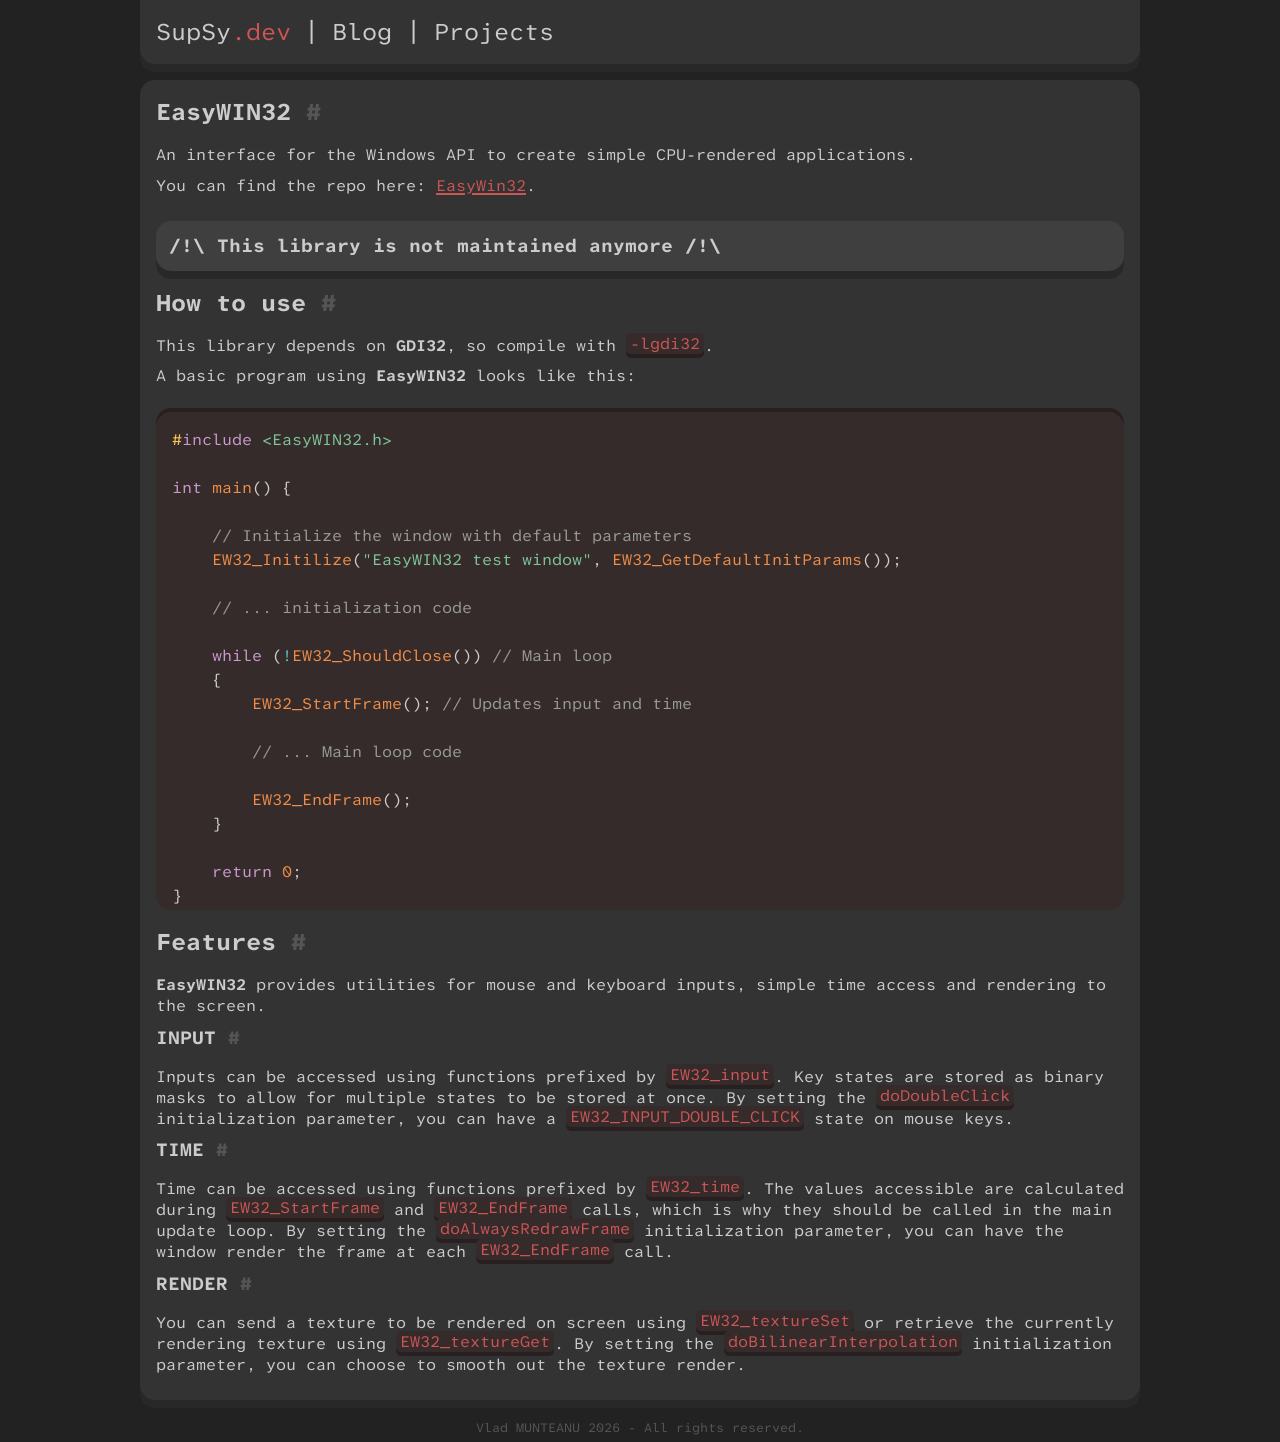
<file: projects/ew32/index.html>
<!DOCTYPE html>
<html lang="en">
<head>
    <meta charset="UTF-8">
    <meta name="viewport" content="width=device-width, initial-scale=1.0">
    <link rel="stylesheet" href="../../style.css" type="text/css"/>
    <link rel="stylesheet" href="../../external/prism.css"/>
    <!-- <link rel="icon" href="icons/supsy.png"> -->
    <title>supsy.dev - Project - EasyWIN32</title>
    <!-- <FONT> -->
        <link rel="preconnect" href="https://fonts.googleapis.com">
        <link rel="preconnect" href="https://fonts.gstatic.com" crossorigin>
        <link href="https://fonts.googleapis.com/css2?family=Atkinson+Hyperlegible+Mono:ital,wght@0,293;1,293&display=swap" rel="stylesheet">
    <!-- </FONT> -->
    <base href="">
</head>
<body>
    <main>
        <header>
            <p><a href="../../index.html">SupSy<span class="text-accent">.dev</span></a></p>
            <p class="no-select">|</p>
            <p><a href="../../blog.html">Blog</a></p>
            <p class="no-select">|</p>
            <p><a href="../../projects.html">Projects</a></p>
        </header>
        <section>
            <h1><span class="anchor" id="EasyWIN32"></span>EasyWIN32 <a class="text-dim" href="#EasyWIN32">#</a></h1>
            <p>
                An interface for the Windows API to create simple CPU-rendered applications.
            </p>
            <p>
                You can find the repo here: <a class="text-accent underline" href="https://github.com/SupSyDeMarciou/EasyWIN32">EasyWin32</a>.
            </p>
            <hgroup>
                <h3>/!\ This library is not maintained anymore /!\</h3>
            </hgroup>
            <h2><span class="anchor" id="How"></span>How to use <a class="text-dim" href="#How">#</a></h2>
            <p>
                This library depends on <b>GDI32</b>, so compile with <code class="inline">-lgdi32</code>.<br/>
                
            </p>
            <p>
                A basic program using <b>EasyWIN32</b> looks like this:
            </p>
            <pre class="code-box"><code class="language-c">#include &ltEasyWIN32.h>

int main() {

    // Initialize the window with default parameters
    EW32_Initilize("EasyWIN32 test window", EW32_GetDefaultInitParams());

    // ... initialization code

    while (!EW32_ShouldClose()) // Main loop
    {
        EW32_StartFrame(); // Updates input and time

        // ... Main loop code

        EW32_EndFrame();
    }

    return 0;
}</code></pre>
            <h2><span class="anchor" id="Features"></span>Features <a class="text-dim" href="#Features">#</a></h2>
            <p>
                <b>EasyWIN32</b> provides utilities for mouse and keyboard inputs, simple time access and rendering to the screen.<br/>
                
            </p>
            <h3><span class="anchor" id="INPUT"></span>INPUT <a class="text-dim" href="#INPUT">#</a></h3>
            <p>
                Inputs can be accessed using functions prefixed by <code class="inline">EW32_input</code>. Key states are stored as binary masks to allow for multiple states to be stored at once. By setting the <code class="inline">doDoubleClick</code> initialization parameter, you can have a <code class="inline">EW32_INPUT_DOUBLE_CLICK</code> state on mouse keys.
            </p>
            <h3><span class="anchor" id="TIME"></span>TIME <a class="text-dim" href="#TIME">#</a></h3>
            <p>
                Time can be accessed using functions prefixed by <code class="inline">EW32_time</code>. The values accessible are calculated during <code class="inline">EW32_StartFrame</code> and <code class="inline">EW32_EndFrame</code> calls, which is why they should be called in the main update loop. By setting the <code class="inline">doAlwaysRedrawFrame</code> initialization parameter, you can have the window render the frame at each <code class="inline">EW32_EndFrame</code> call.
            </p>
            <h3><span class="anchor" id="RENDER"></span>RENDER <a class="text-dim" href="#RENDER">#</a></h3>
            <p>
                You can send a texture to be rendered on screen using <code class="inline">EW32_textureSet</code> or retrieve the currently rendering texture using <code class="inline">EW32_textureGet</code>. By setting the <code class="inline">doBilinearInterpolation</code> initialization parameter, you can choose to smooth out the texture render.
            </p>
        </section>
        <footer><p>Vlad MUNTEANU 2026 - All rights reserved.</p></footer>
        <script src="../../external/prism.js"></script>
    </main>
</body>
</html>
</file>
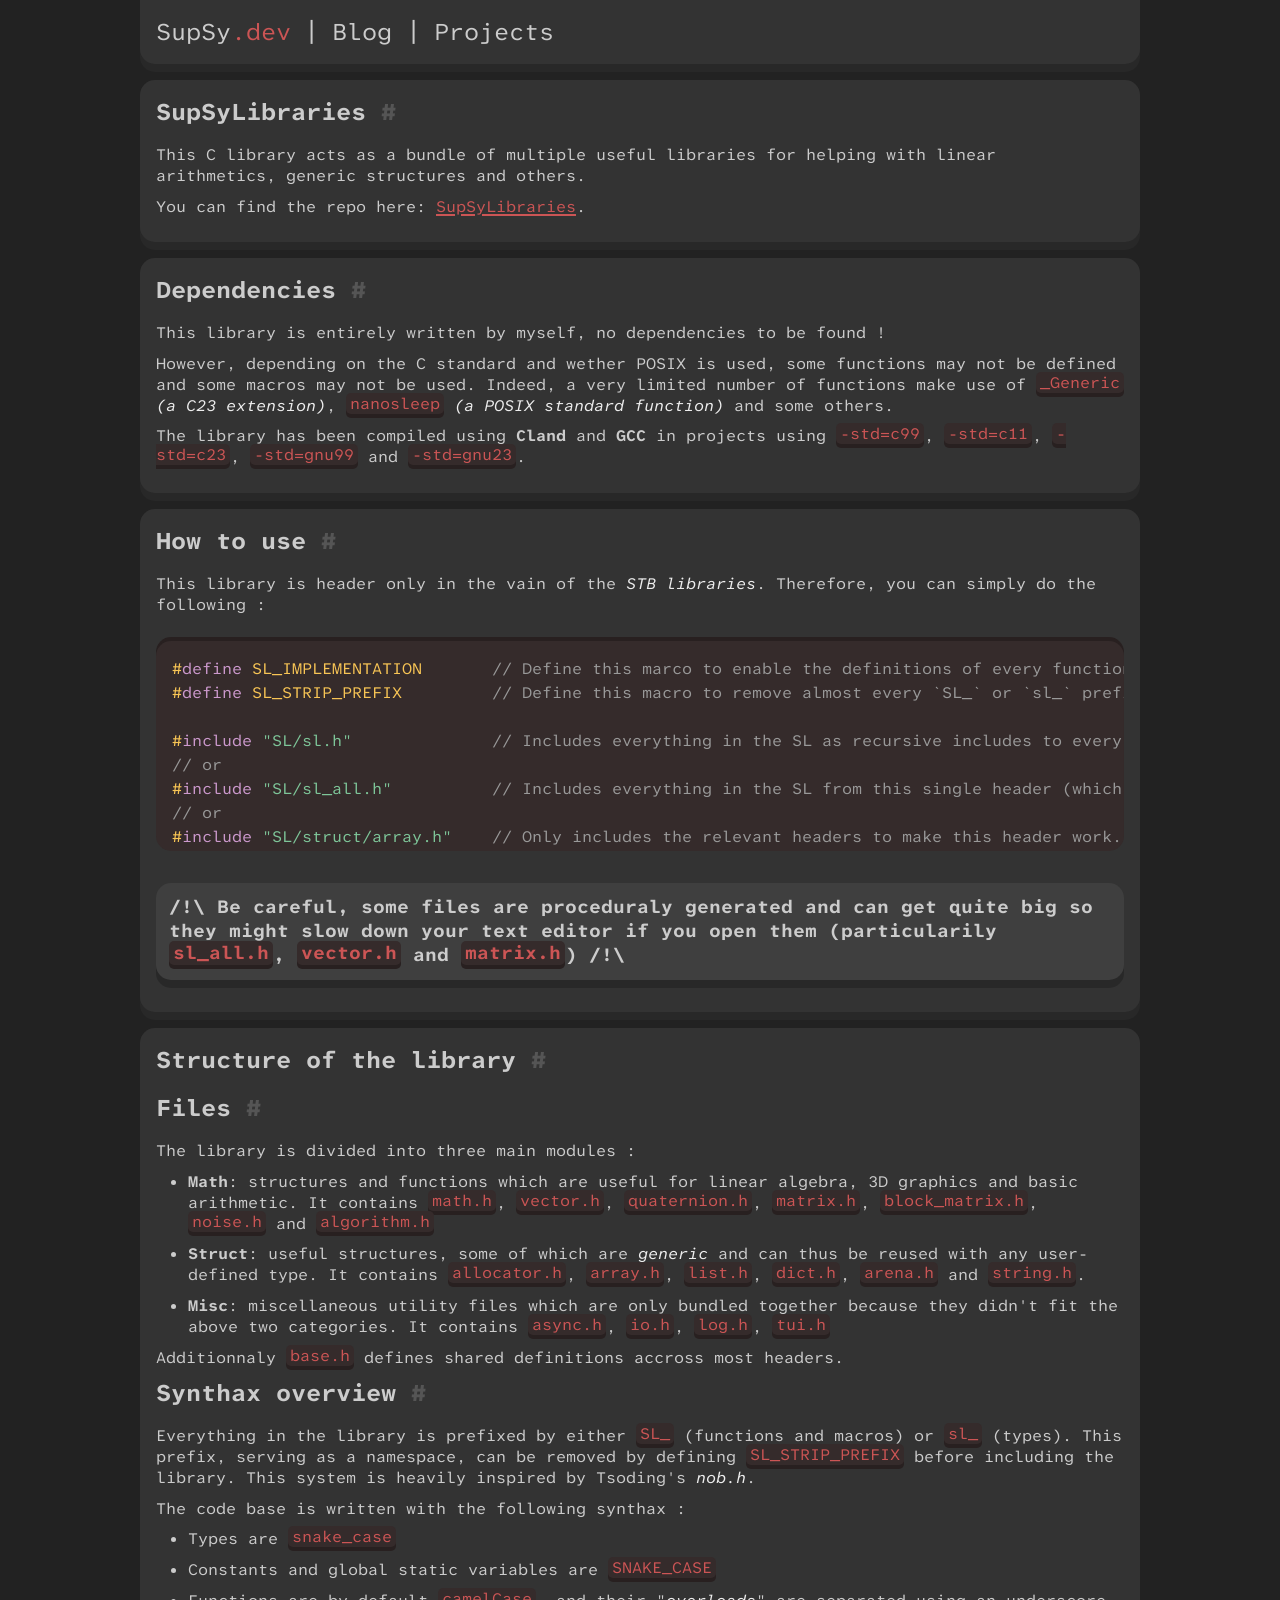
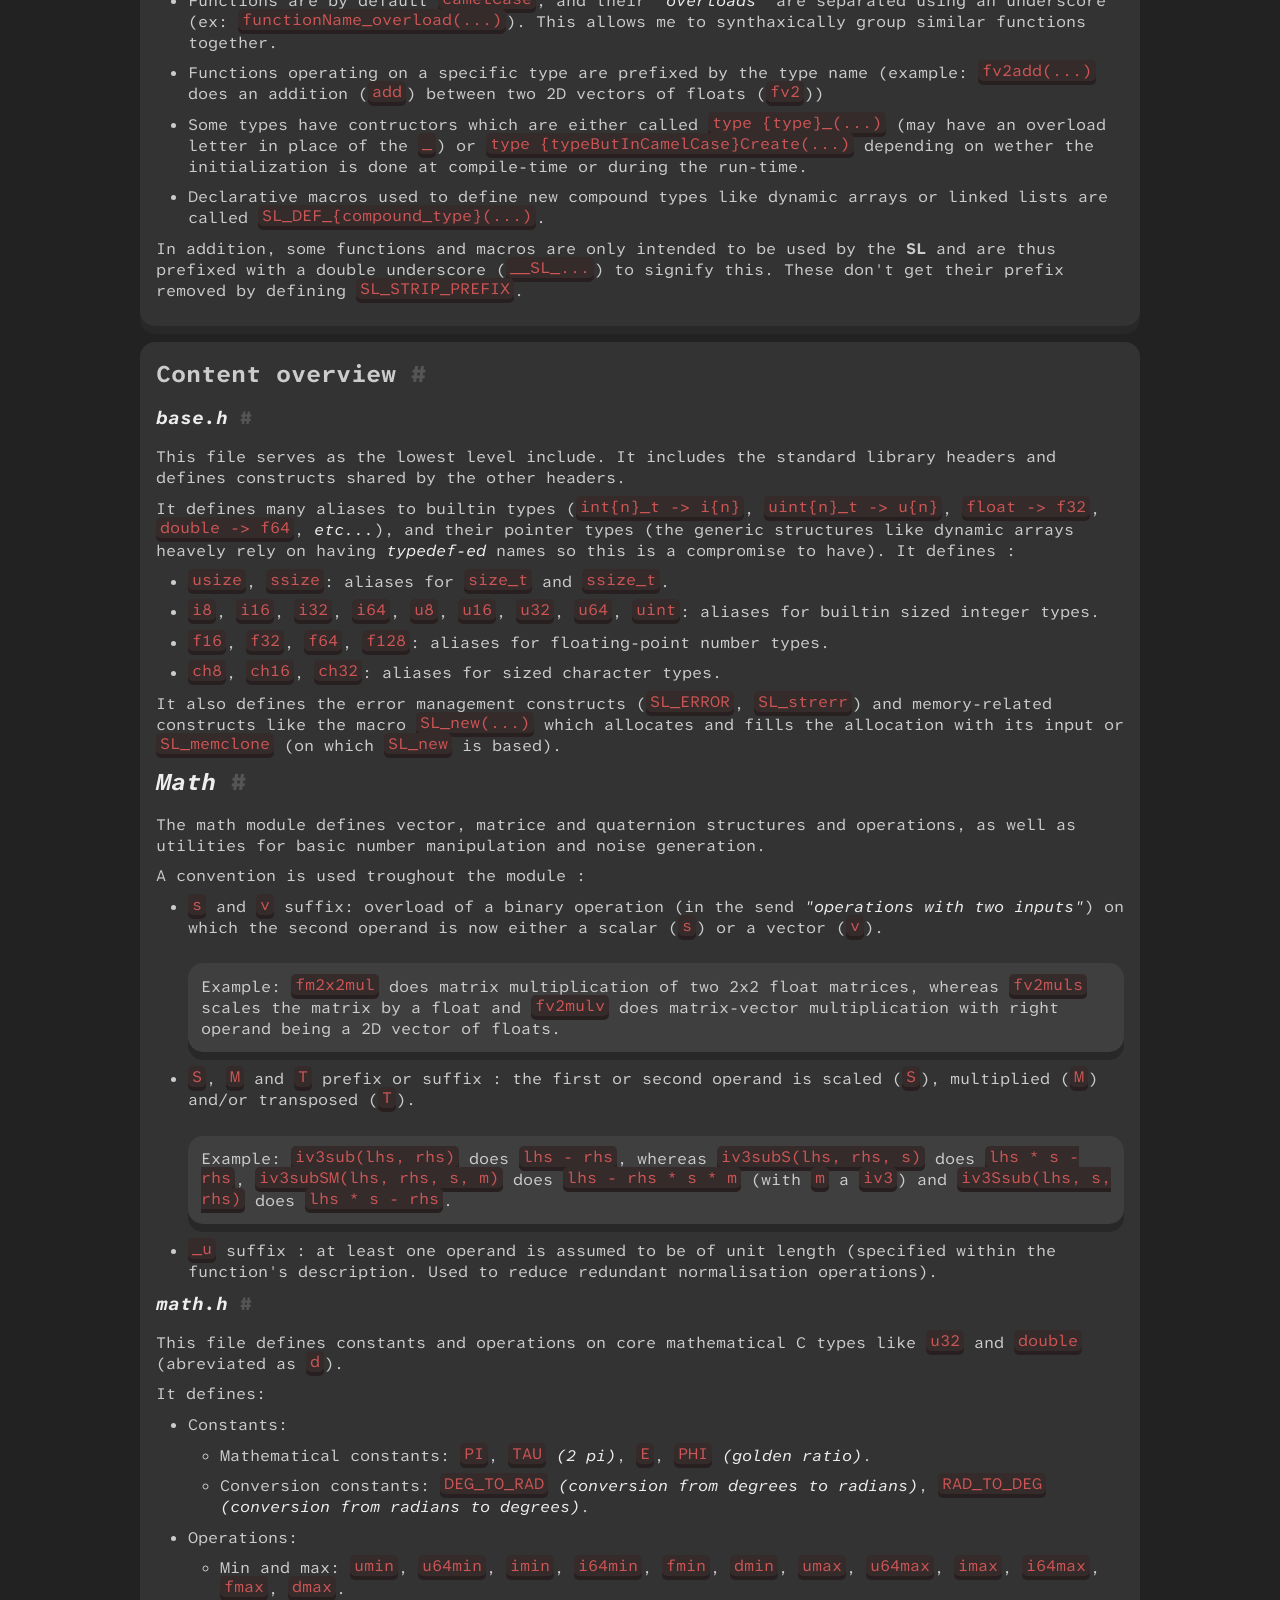
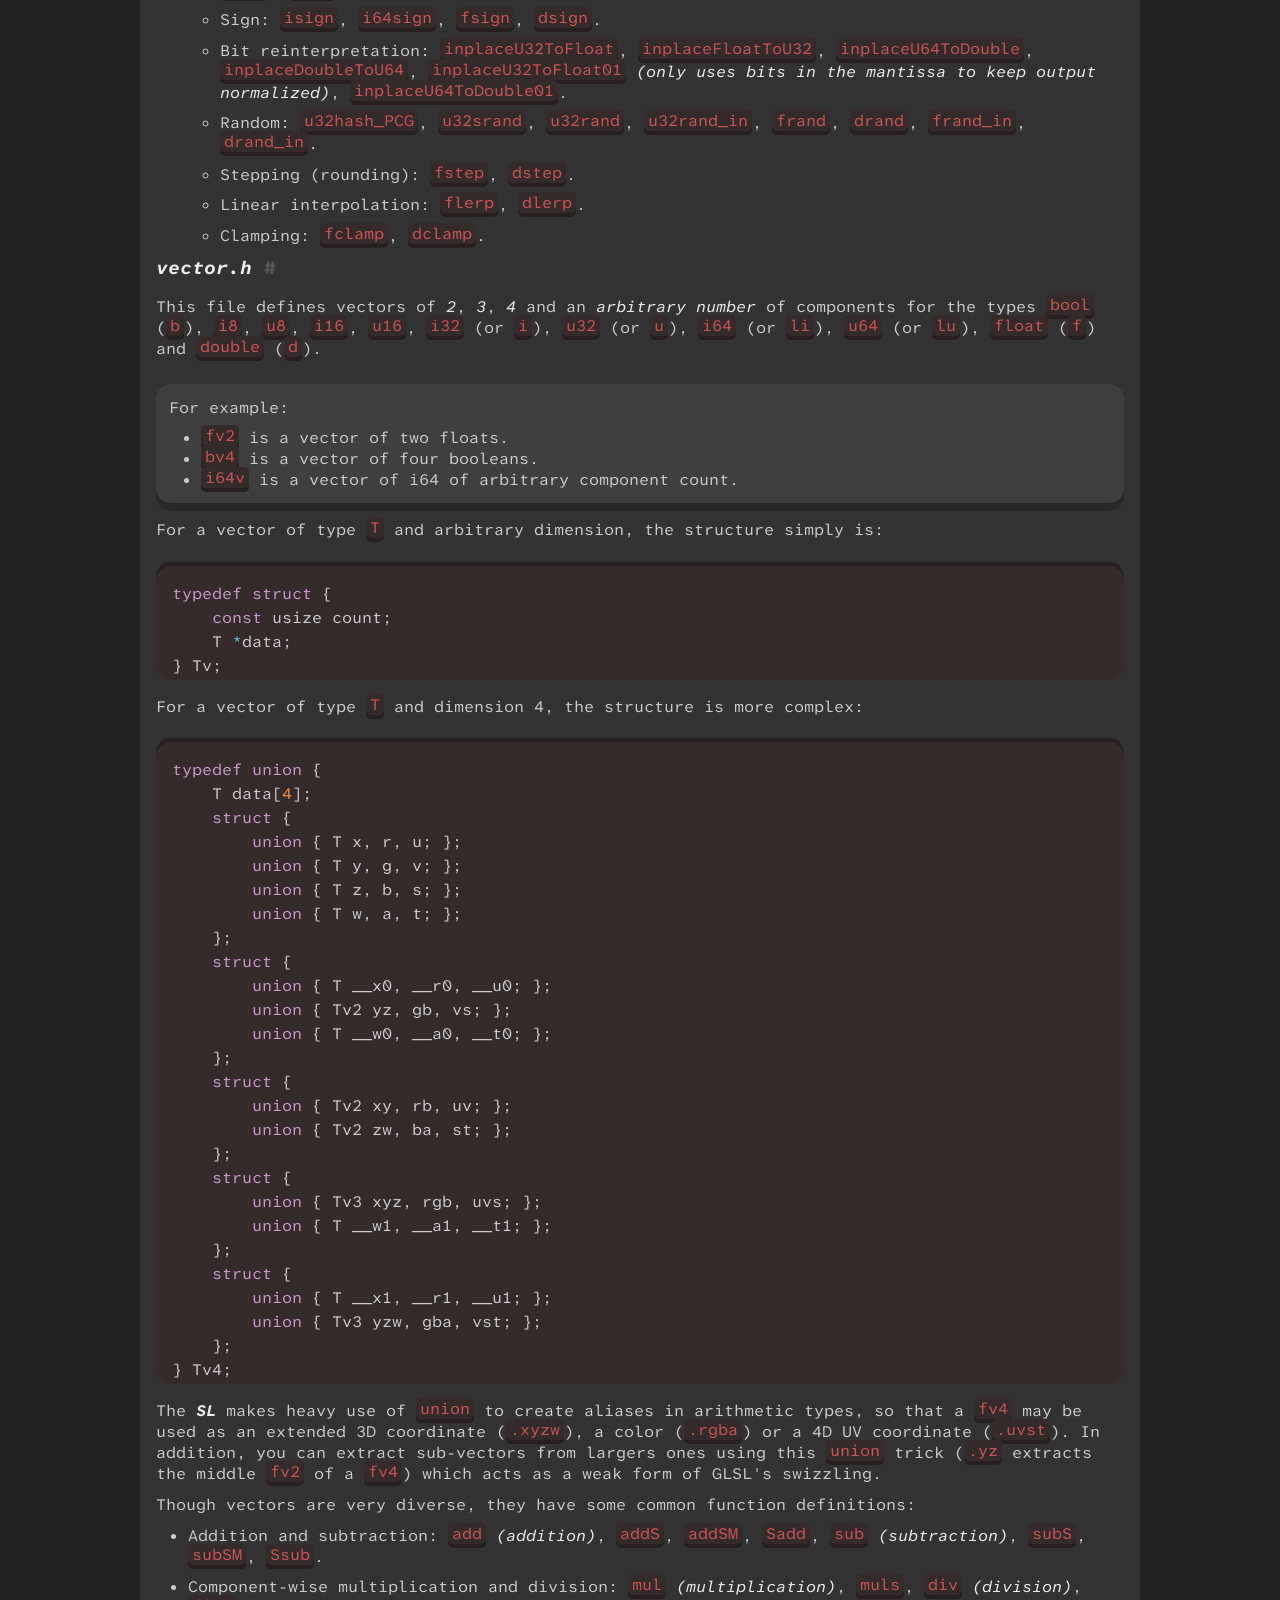
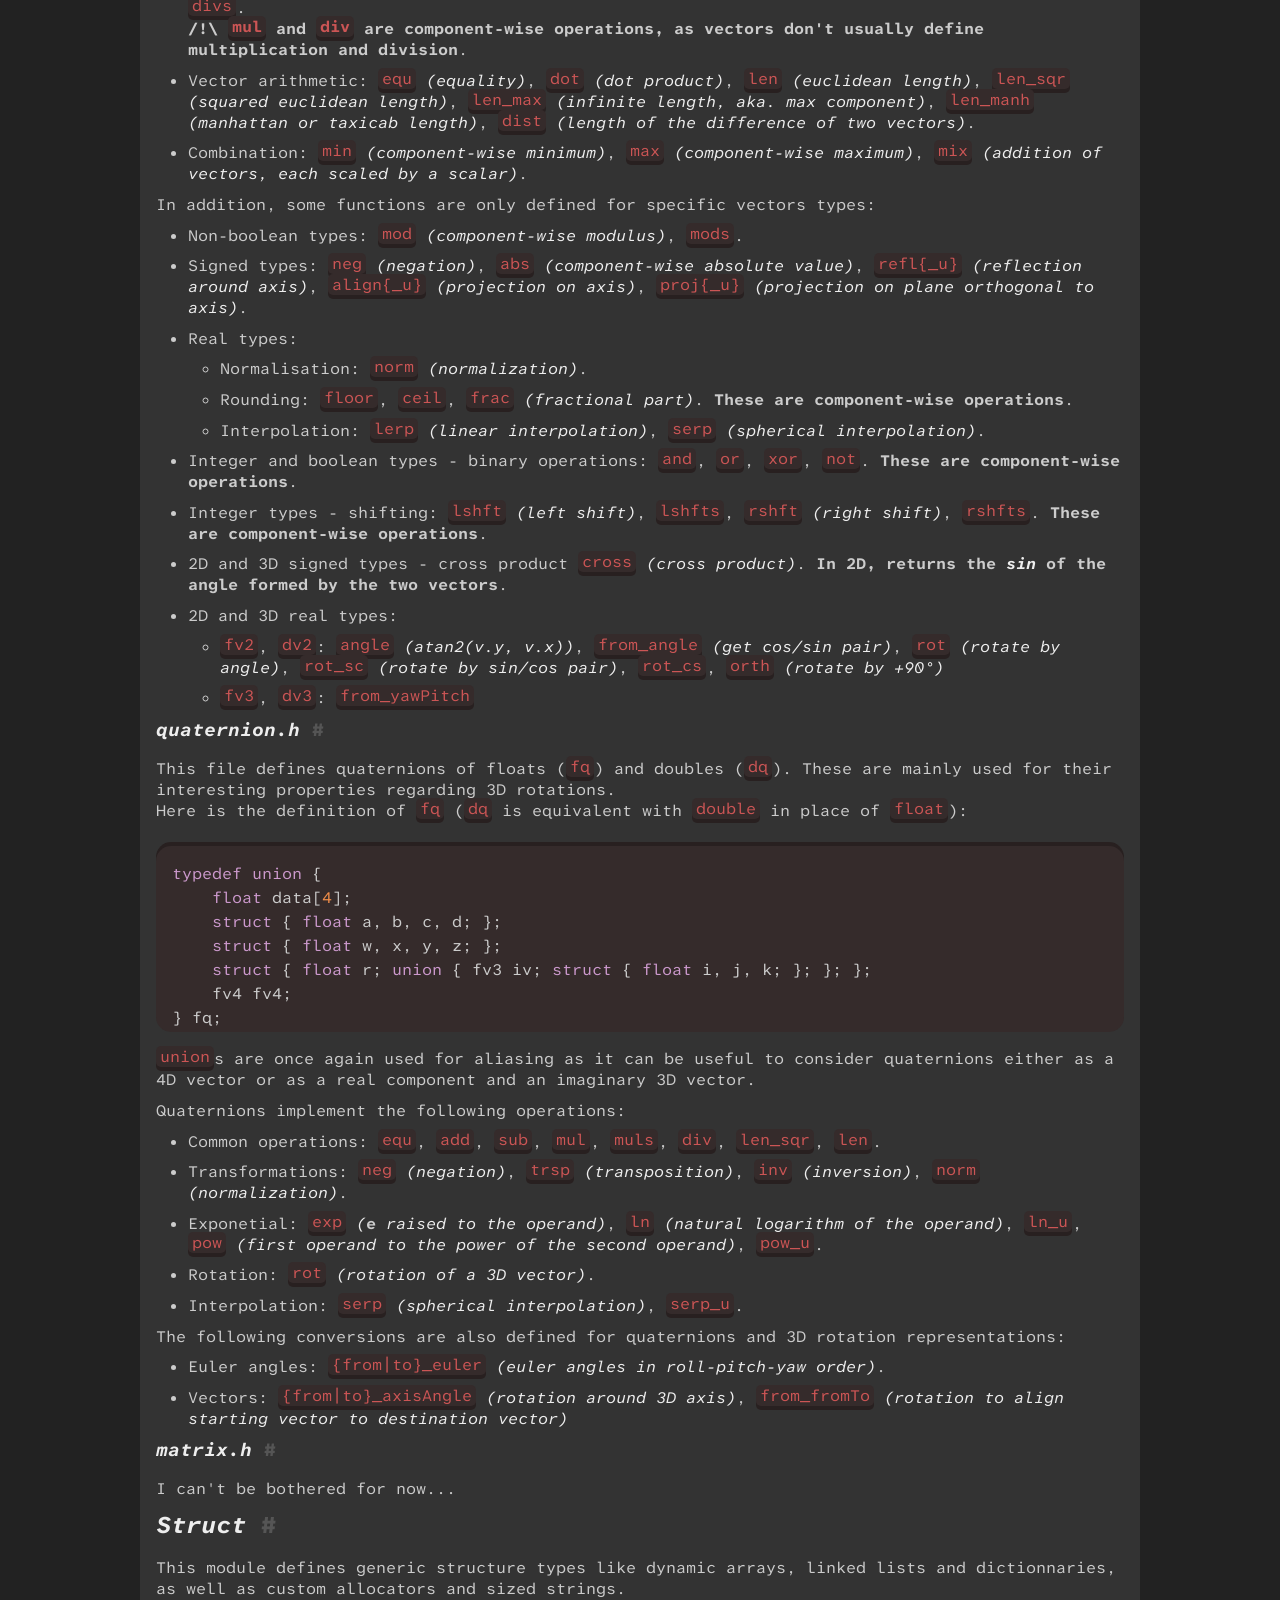
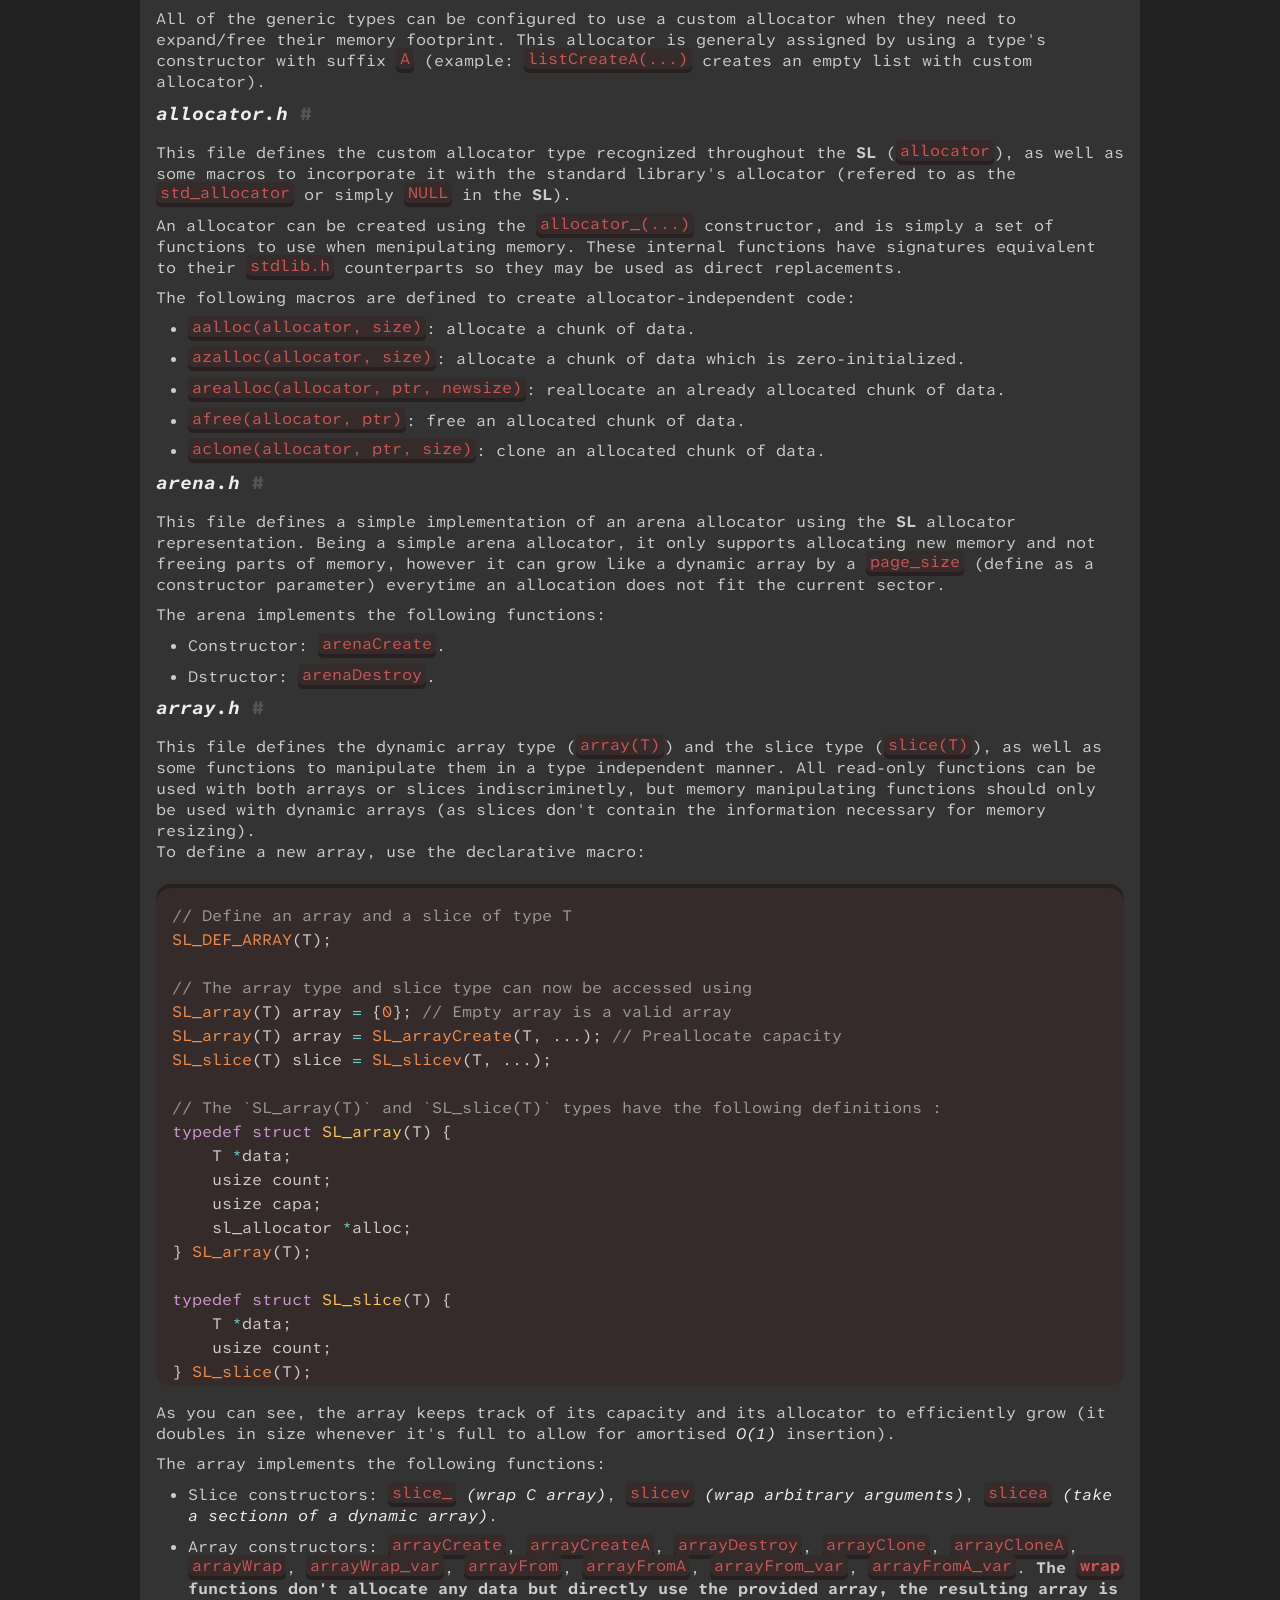
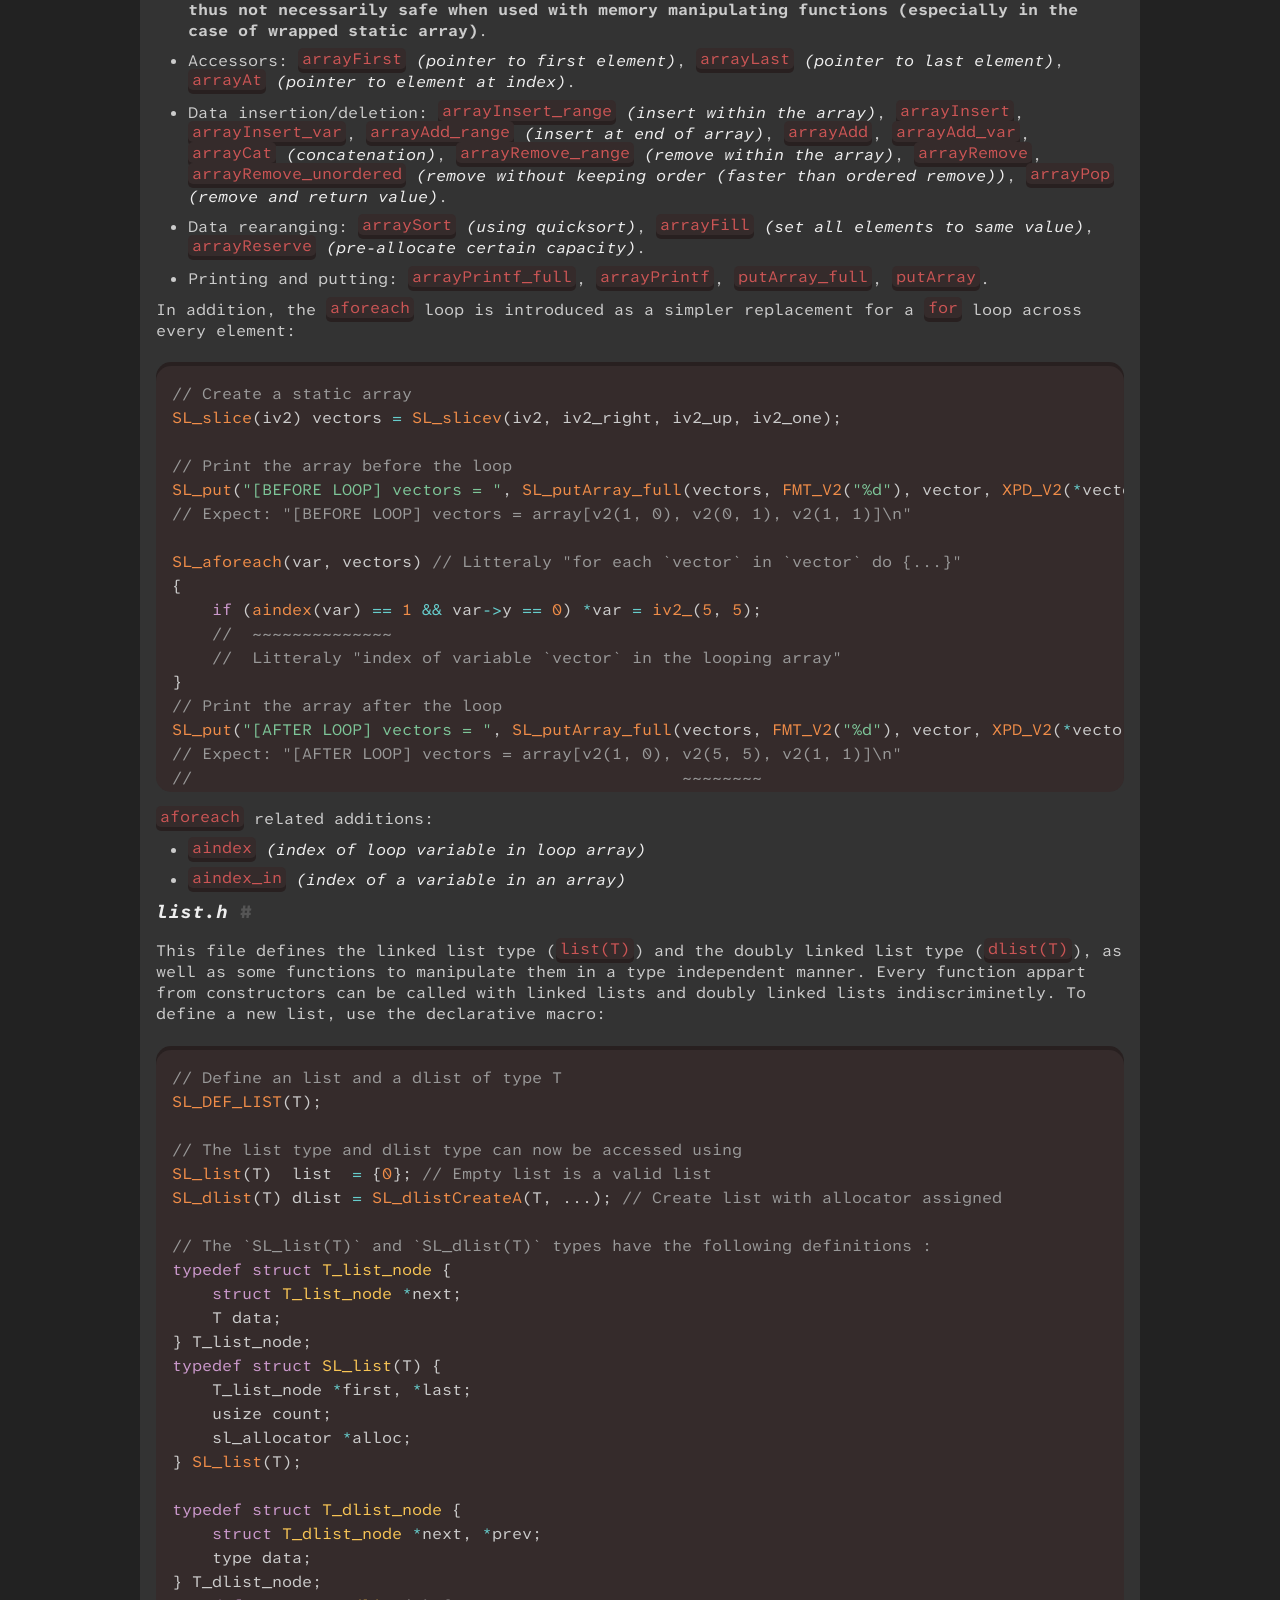
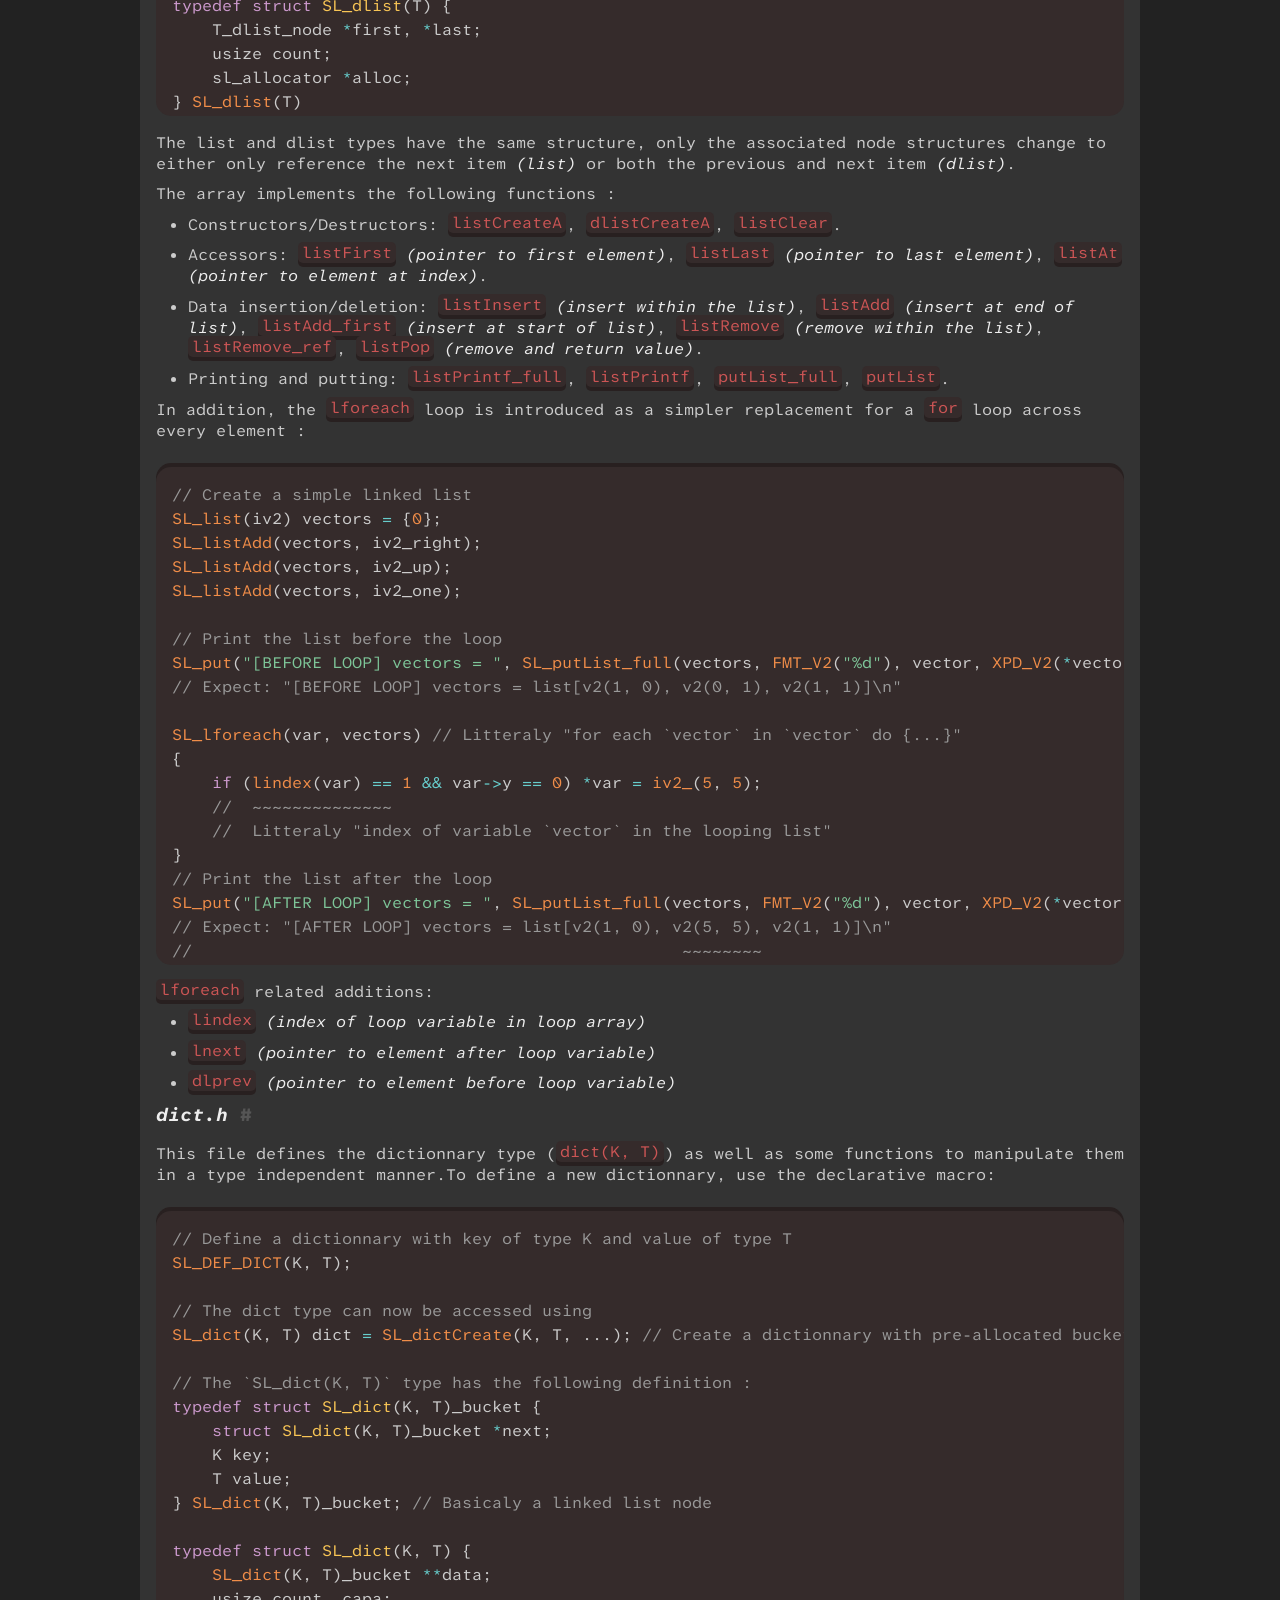
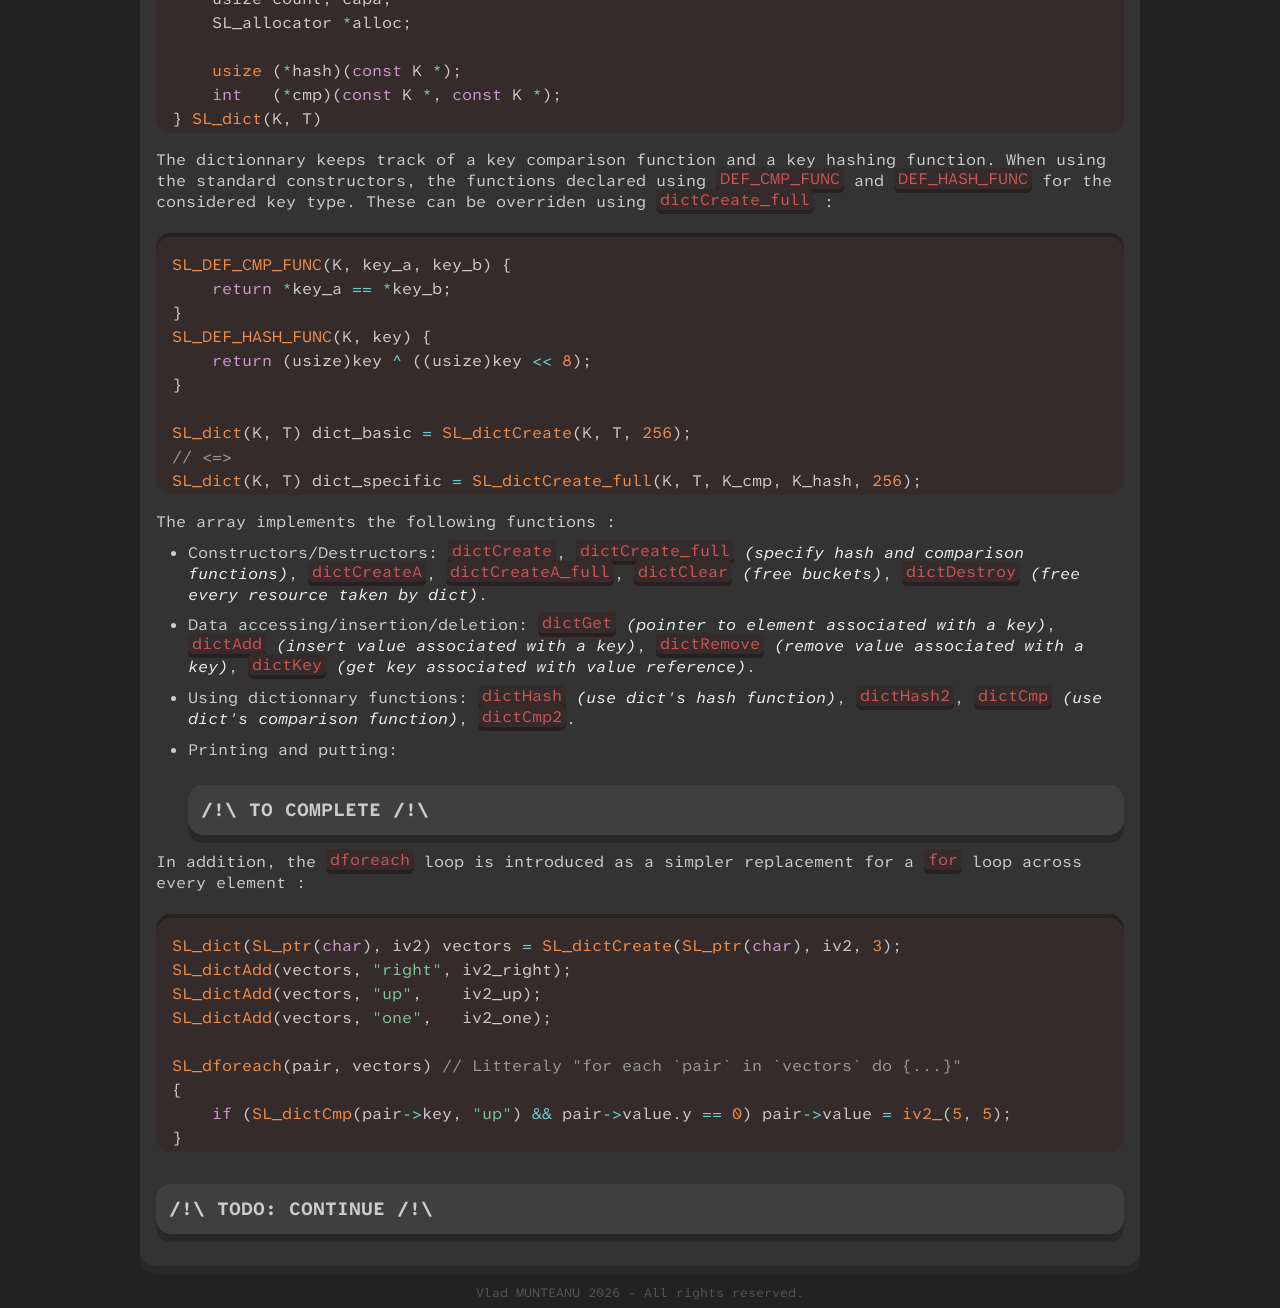
<file: projects/sl/index.html>
<!DOCTYPE html>
<html lang="en">
<head>
    <meta charset="UTF-8">
    <meta name="viewport" content="width=device-width, initial-scale=1.0">
    <link rel="stylesheet" href="../../style.css" type="text/css"/>
    <link rel="stylesheet" href="../../external/prism.css"/>
    <!-- <link rel="icon" href="icons/supsy.png"> -->
    <title>supsy.dev - Project - SupSyLibraries</title>
    <!-- <FONT> -->
        <link rel="preconnect" href="https://fonts.googleapis.com">
        <link rel="preconnect" href="https://fonts.gstatic.com" crossorigin>
        <link href="https://fonts.googleapis.com/css2?family=Atkinson+Hyperlegible+Mono:ital,wght@0,293;1,293&display=swap" rel="stylesheet">
    <!-- </FONT> -->
    <base href="">
</head>
<body>
    <main>
        <header>
            <p><a href="../../index.html">SupSy<span class="text-accent">.dev</span></a></p>
            <p class="no-select">|</p>
            <p><a href="../../blog.html">Blog</a></p>
            <p class="no-select">|</p>
            <p><a href="../../projects.html">Projects</a></p>
        </header>
        <section>
            <h1><span class="anchor" id="SupSyLibraries"></span>SupSyLibraries <a class="text-dim" href="#SupSyLibraries">#</a></h1>
            <p>
                This C library acts as a bundle of multiple useful libraries for helping with linear arithmetics, generic structures and others.
            </p>
            <p>
                You can find the repo here: <a class="text-accent underline" href="https://github.com/SupSyDeMarciou/SL">SupSyLibraries</a>.
            </p>
        </section>
        <section>
            <h1><span class="anchor" id="Dependencies"></span>Dependencies <a class="text-dim" href="#Dependencies">#</a></h1>
            <p>
                This library is entirely written by myself, no dependencies to be found !
            </p>
            <p>
                However, depending on the C standard and wether POSIX is used, some functions may not be defined and some macros may not be used. Indeed, a very limited number of functions make use of <code class="inline">_Generic</code> <i>(a C23 extension)</i>, <code class="inline">nanosleep</code> <i>(a POSIX standard function)</i> and some others.
            </p>
            <p>
                The library has been compiled using <b>Cland</b> and <b>GCC</b> in projects using <code class="inline">-std=c99</code>, <code class="inline">-std=c11</code>, <code class="inline">-std=c23</code>, <code class="inline">-std=gnu99</code> and <code class="inline">-std=gnu23</code>. 
            </p>
        </section>
        <section>
            <h1><span class="anchor" id="How"></span>How to use <a class="text-dim" href="#How">#</a></h1>
            <p>
                This library is header only in the vain of the <i>STB libraries</i>. Therefore, you can simply do the following :
            </p>
            <pre class="code-box"><code class="language-c">#define SL_IMPLEMENTATION       // Define this marco to enable the definitions of every function in the SL. Define it only once in your project to avoid redefinition conflicts.
#define SL_STRIP_PREFIX         // Define this macro to remove almost every `SL_` or `sl_` prefix (these prefixes act like a namespace)

#include "SL/sl.h"              // Includes everything in the SL as recursive includes to every header
// or
#include "SL/sl_all.h"          // Includes everything in the SL from this single header (which is a concatenation of every file in the library generated automaticaly)
// or
#include "SL/struct/array.h"    // Only includes the relevant headers to make this header work.</code></pre>
            <hgroup>
                <h3>/!\ Be careful, some files are proceduraly generated and can get quite big so they might slow down your text editor if you open them (particularily <code class="inline">sl_all.h</code>, <code class="inline">vector.h</code> and <code class="inline">matrix.h</code>) /!\</h3>
            </hgroup>
        </section>
        <section>
            <h1><span class="anchor" id="Structure"></span>Structure of the library <a class="text-dim" href="#Structure">#</a></h1>
            <h2><span class="anchor" id="Files"></span>Files <a class="text-dim" href="#Files">#</a></h2>
            <p>
                The library is divided into three main modules :
            </p>
            <ul>
                <li>
                    <p>
                        <b>Math</b>: structures and functions which are useful for linear algebra, 3D graphics and basic arithmetic. It contains <code class="inline">math.h</code>, <code class="inline">vector.h</code>, <code class="inline">quaternion.h</code>, <code class="inline">matrix.h</code>, <code class="inline">block_matrix.h</code>, <code class="inline">noise.h</code> and <code class="inline">algorithm.h</code>
                    </p>
                </li>
                <li>
                    <p>
                        <b>Struct</b>: useful structures, some of which are <i>generic</i> and can thus be reused with any user-defined type. It contains <code class="inline">allocator.h</code>, <code class="inline">array.h</code>, <code class="inline">list.h</code>, <code class="inline">dict.h</code>, <code class="inline">arena.h</code> and <code class="inline">string.h</code>.
                    </p>
                </li>
                <li>
                    <p>
                        <b>Misc</b>: miscellaneous utility files which are only bundled together because they didn't fit the above two categories. It contains <code class="inline">async.h</code>, <code class="inline">io.h</code>, <code class="inline">log.h</code>, <code class="inline">tui.h</code>
                    </p>
                </li>
            </ul>
            <p>
                Additionnaly <code class="inline">base.h</code> defines shared definitions accross most headers.
            </p>
            <h2><span class="anchor" id="Synthax"></span>Synthax overview <a class="text-dim" href="#Synthax">#</a></h2>
            <p>
                Everything in the library is prefixed by either <code class="inline">SL_</code> (functions and macros) or <code class="inline">sl_</code> (types). This prefix, serving as a namespace, can be removed by defining <code class="inline">SL_STRIP_PREFIX</code> before including the library. This system is heavily inspired by Tsoding's <i>nob.h</i>.
            </p>
            <p>
                The code base is written with the following synthax :
            </p>
            <ul>
                <li>
                    <p>
                        Types are <code class="inline">snake_case</code>
                    </p>
                </li>
                <li>
                    <p>
                        Constants and global static variables are <code class="inline">SNAKE_CASE</code>
                    </p>
                </li>
                <li>
                    <p>
                        Functions are by default <code class="inline">camelCase</code>, and their "<i>overloads</i>" are separated using an underscore (ex: <code class="inline">functionName_overload(...)</code>). This allows me to synthaxically group similar functions together. 
                    </p>
                </li>
                <li>
                    <p>
                        Functions operating on a specific type are prefixed by the type name (example: <code class="inline">fv2add(...)</code> does an addition (<code class="inline">add</code>) between two 2D vectors of floats (<code class="inline">fv2</code>))
                    </p>
                </li>
                <li>
                    <p>
                        Some types have contructors which are either called <code class="inline">type {type}_(...)</code> (may have an overload letter in place of the <code class="inline">_</code>) or <code class="inline">type {typeButInCamelCase}Create(...)</code> depending on wether the initialization is done at compile-time or during the run-time.
                    </p>
                </li>
                <li>
                    <p>
                        Declarative macros used to define new compound types like dynamic arrays or linked lists are called <code class="inline">SL_DEF_{compound_type}(...)</code>.
                    </p>
                </li>
            </ul>
            <p>
                In addition, some functions and macros are only intended to be used by the <b>SL</b> and are thus prefixed with a double underscore (<code class="inline">__SL_...</code>) to signify this. These don't get their prefix removed by defining <code class="inline">SL_STRIP_PREFIX</code>.<br/>
                
            </p>
        </section>
        <section>
            <h1><span class="anchor" id="Content"></span>Content overview <a class="text-dim" href="#Content">#</a></h1>
            <h3><span class="anchor" id="base.h"></span><i>base.h</i> <a class="text-dim" href="#base.h">#</a></h3>
            <p>
                This file serves as the lowest level include. It includes the standard library headers and defines constructs shared by the other headers.
            </p>
            <p>
                It defines many aliases to builtin types (<code class="inline">int{n}_t -> i{n}</code>, <code class="inline">uint{n}_t -> u{n}</code>, <code class="inline">float -> f32</code>, <code class="inline">double -> f64</code>, <i>etc...</i>), and their pointer types (the generic structures like dynamic arrays heavely rely on having <i>typedef-ed</i> names so this is a compromise to have). It defines :
            </p>
            <ul>
                <li>
                    <p>
                        <code class="inline">usize</code>, <code class="inline">ssize</code>: aliases for <code class="inline">size_t</code> and <code class="inline">ssize_t</code>. 
                    </p>
                </li>
                <li>
                    <p>
                        <code class="inline">i8</code>, <code class="inline">i16</code>, <code class="inline">i32</code>, <code class="inline">i64</code>, <code class="inline">u8</code>, <code class="inline">u16</code>, <code class="inline">u32</code>, <code class="inline">u64</code>, <code class="inline">uint</code>: aliases for builtin sized integer types.
                    </p>
                </li>
                <li>
                    <p>
                        <code class="inline">f16</code>, <code class="inline">f32</code>, <code class="inline">f64</code>, <code class="inline">f128</code>: aliases for floating-point number types.
                    </p>
                </li>
                <li>
                    <p>
                        <code class="inline">ch8</code>, <code class="inline">ch16</code>, <code class="inline">ch32</code>: aliases for sized character types.
                    </p>
                </li>
            </ul>
            <p>
                It also defines the error management constructs (<code class="inline">SL_ERROR</code>, <code class="inline">SL_strerr</code>) and memory-related constructs like the macro <code class="inline">SL_new(...)</code> which allocates and fills the allocation with its input or <code class="inline">SL_memclone</code> (on which <code class="inline">SL_new</code> is based).
            </p>
            <h2><span class="anchor" id="Math"></span><i>Math</i> <a class="text-dim" href="#Math">#</a></h2>
            <p>
                The math module defines vector, matrice and quaternion structures and operations, as well as utilities for basic number manipulation and noise generation.
            </p>
            <p>
                A convention is used troughout the module :
            </p>
            <ul>
                <li>
                    <p>
                        <code class="inline">s</code> and <code class="inline">v</code> suffix: overload of a binary operation (in the send <i>"operations with two inputs"</i>) on which the second operand is now either a scalar (<code class="inline">s</code>) or a vector (<code class="inline">v</code>).
                    </p>
                    <hgroup>
                        <p>
                            Example: <code class="inline">fm2x2mul</code> does matrix multiplication of two 2x2 float matrices, whereas <code class="inline">fv2muls</code> scales the matrix by a float and <code class="inline">fv2mulv</code> does matrix-vector multiplication with right operand being a 2D vector of floats.
                        </p>
                    </hgroup>
                </li>
            </ul>
            <ul>
                <li>
                    <p>
                        <code class="inline">S</code>, <code class="inline">M</code> and <code class="inline">T</code> prefix or suffix : the first or second operand is scaled (<code class="inline">S</code>), multiplied (<code class="inline">M</code>) and/or transposed (<code class="inline">T</code>).<br/>
                        
                    </p>
                    <hgroup>
                        <p>
                            Example: <code class="inline">iv3sub(lhs, rhs)</code> does <code class="inline">lhs - rhs</code>, whereas <code class="inline">iv3subS(lhs, rhs, s)</code> does <code class="inline">lhs * s - rhs</code>, <code class="inline">iv3subSM(lhs, rhs, s, m)</code> does <code class="inline">lhs - rhs * s * m</code> (with <code class="inline">m</code> a <code class="inline">iv3</code>) and <code class="inline">iv3Ssub(lhs, s, rhs)</code> does <code class="inline">lhs * s - rhs</code>.
                        </p>
                    </hgroup>
                </li>
            </ul>
            <ul>
                <li>
                    <p>
                        <code class="inline">_u</code> suffix : at least one operand is assumed to be of unit length (specified within the function's description. Used to reduce redundant normalisation operations).
                    </p>
                </li>
            </ul>
            <h3><span class="anchor" id="math.h"></span><i>math.h</i> <a class="text-dim" href="#math.h">#</a></h3>
            <p>
                This file defines constants and operations on core mathematical C types like <code class="inline">u32</code> and <code class="inline">double</code> (abreviated as <code class="inline">d</code>).
            </p>
            <p>
                It defines:
            </p>
            <ul>
                <li>
                    <p>
                        Constants: 
                    </p>
                    <ul>
                        <li>
                            <p>
                                Mathematical constants: <code class="inline">PI</code>, <code class="inline">TAU</code> <i>(2 pi)</i>, <code class="inline">E</code>, <code class="inline">PHI</code> <i>(golden ratio)</i>.
                            </p>
                        </li>
                        <li>
                            <p>
                                Conversion constants: <code class="inline">DEG_TO_RAD</code> <i>(conversion from degrees to radians)</i>, <code class="inline">RAD_TO_DEG</code> <i>(conversion from radians to degrees)</i>.
                            </p>
                        </li>
                    </ul>
                </li>
            </ul>
            <ul>
                <li>
                    <p>
                        Operations:
                    </p>
                    <ul>
                        <li>
                            <p>
                                Min and max: <code class="inline">umin</code>, <code class="inline">u64min</code>, <code class="inline">imin</code>, <code class="inline">i64min</code>, <code class="inline">fmin</code>, <code class="inline">dmin</code>, <code class="inline">umax</code>, <code class="inline">u64max</code>, <code class="inline">imax</code>, <code class="inline">i64max</code>, <code class="inline">fmax</code>, <code class="inline">dmax</code>.
                            </p>
                        </li>
                        <li>
                            <p>
                                Sign: <code class="inline">isign</code>, <code class="inline">i64sign</code>, <code class="inline">fsign</code>, <code class="inline">dsign</code>.
                            </p>
                        </li>
                        <li>
                            <p>
                                Bit reinterpretation: <code class="inline">inplaceU32ToFloat</code>, <code class="inline">inplaceFloatToU32</code>, <code class="inline">inplaceU64ToDouble</code>, <code class="inline">inplaceDoubleToU64</code>, <code class="inline">inplaceU32ToFloat01</code> <i>(only uses bits in the mantissa to keep output normalized)</i>, <code class="inline">inplaceU64ToDouble01</code>.
                            </p>
                        </li>
                        <li>
                            <p>
                                Random: <code class="inline">u32hash_PCG</code>, <code class="inline">u32srand</code>, <code class="inline">u32rand</code>, <code class="inline">u32rand_in</code>, <code class="inline">frand</code>, <code class="inline">drand</code>, <code class="inline">frand_in</code>, <code class="inline">drand_in</code>.
                            </p>
                        </li>
                        <li>
                            <p>
                                Stepping (rounding): <code class="inline">fstep</code>, <code class="inline">dstep</code>.
                            </p>
                        </li>
                        <li>
                            <p>
                                Linear interpolation: <code class="inline">flerp</code>, <code class="inline">dlerp</code>.
                            </p>
                        </li>
                        <li>
                            <p>
                                Clamping: <code class="inline">fclamp</code>, <code class="inline">dclamp</code>.
                            </p>
                        </li>
                    </ul>
                </li>
            </ul>
            <h3><span class="anchor" id="vector.h"></span><i>vector.h</i> <a class="text-dim" href="#vector.h">#</a></h3>
            <p>
                This file defines vectors of <i>2</i>, <i>3</i>, <i>4</i> and an <i>arbitrary number</i> of components for the types <code class="inline">bool</code> (<code class="inline">b</code>), <code class="inline">i8</code>, <code class="inline">u8</code>, <code class="inline">i16</code>, <code class="inline">u16</code>, <code class="inline">i32</code> (or <code class="inline">i</code>), <code class="inline">u32</code> (or <code class="inline">u</code>), <code class="inline">i64</code> (or <code class="inline">li</code>), <code class="inline">u64</code> (or <code class="inline">lu</code>), <code class="inline">float</code> (<code class="inline">f</code>) and <code class="inline">double</code> (<code class="inline">d</code>). 
            </p>
            <hgroup>
                <p>
                    For example:
                </p>
                <ul>
                    <li>
                        <p>
                            <code class="inline">fv2</code> is a vector of two floats.
                        </p>
                    </li>
                    <li>
                        <p>
                            <code class="inline">bv4</code> is a vector of four booleans.
                        </p>
                    </li>
                    <li>
                        <p>
                            <code class="inline">i64v</code> is a vector of i64 of arbitrary component count.
                        </p>
                    </li>
                </ul>
            </hgroup>
            <p>
                For a vector of type <code class="inline">T</code> and arbitrary dimension, the structure simply is:
            </p>
            <pre class="code-box"><code class="language-c">typedef struct {
    const usize count; 
    T *data;
} Tv;</code></pre>
            <p>
                For a vector of type <code class="inline">T</code> and dimension 4, the structure is more complex:
            </p>
            <pre class="code-box"><code class="language-c">typedef union {
    T data[4];
    struct {
        union { T x, r, u; };
        union { T y, g, v; };
        union { T z, b, s; };
        union { T w, a, t; };
    };
    struct {
        union { T __x0, __r0, __u0; };
        union { Tv2 yz, gb, vs; };
        union { T __w0, __a0, __t0; };
    };
    struct {
        union { Tv2 xy, rb, uv; };
        union { Tv2 zw, ba, st; };
    };
    struct {
        union { Tv3 xyz, rgb, uvs; };
        union { T __w1, __a1, __t1; };
    };
    struct {
        union { T __x1, __r1, __u1; };
        union { Tv3 yzw, gba, vst; };
    };
} Tv4;</code></pre>
            <p>
                The <b><i>SL</i></b> makes heavy use of <code class="inline">union</code> to create aliases in arithmetic types, so that a <code class="inline">fv4</code> may be used as an extended 3D coordinate (<code class="inline">.xyzw</code>), a color (<code class="inline">.rgba</code>) or a 4D UV coordinate (<code class="inline">.uvst</code>). In addition, you can extract sub-vectors from largers ones using this <code class="inline">union</code> trick (<code class="inline">.yz</code> extracts the middle <code class="inline">fv2</code> of a <code class="inline">fv4</code>) which acts as a weak form of GLSL's swizzling.
            </p>
            <p>
                Though vectors are very diverse, they have some common function definitions:
            </p>
            <ul>
                <li>
                    <p>
                        Addition and subtraction: <code class="inline">add</code> <i>(addition)</i>, <code class="inline">addS</code>, <code class="inline">addSM</code>, <code class="inline">Sadd</code>, <code class="inline">sub</code> <i>(subtraction)</i>, <code class="inline">subS</code>, <code class="inline">subSM</code>, <code class="inline">Ssub</code>.
                    </p>
                </li>
                <li>
                    <p>
                        Component-wise multiplication and division: <code class="inline">mul</code> <i>(multiplication)</i>, <code class="inline">muls</code>, <code class="inline">div</code> <i>(division)</i>, <code class="inline">divs</code>.<br/>
                        <b>/!\ </b><b><code class="inline">mul</code></b><b> and </b><b><code class="inline">div</code></b><b> are component-wise operations, as vectors don't usually define multiplication and division</b>.
                    </p>
                </li>
                <li>
                    <p>
                        Vector arithmetic: <code class="inline">equ</code> <i>(equality)</i>, <code class="inline">dot</code> <i>(dot product)</i>, <code class="inline">len</code> <i>(euclidean length)</i>, <code class="inline">len_sqr</code> <i>(squared euclidean length)</i>, <code class="inline">len_max</code> <i>(infinite length, aka. max component)</i>, <code class="inline">len_manh</code> <i>(manhattan or taxicab length)</i>, <code class="inline">dist</code> <i>(length of the difference of two vectors)</i>.
                    </p>
                </li>
                <li>
                    <p>
                        Combination: <code class="inline">min</code> <i>(component-wise minimum)</i>, <code class="inline">max</code> <i>(component-wise maximum)</i>, <code class="inline">mix</code> <i>(addition of vectors, each scaled by a scalar)</i>.<br/>
                        
                    </p>
                </li>
            </ul>
            <p>
                In addition, some functions are only defined for specific vectors types:
            </p>
            <ul>
                <li>
                    <p>
                        Non-boolean types: <code class="inline">mod</code> <i>(component-wise modulus)</i>, <code class="inline">mods</code>.
                    </p>
                </li>
                <li>
                    <p>
                        Signed types: <code class="inline">neg</code> <i>(negation)</i>, <code class="inline">abs</code> <i>(component-wise absolute value)</i>, <code class="inline">refl{_u}</code> <i>(reflection around axis)</i>, <code class="inline">align{_u}</code> <i>(projection on axis)</i>, <code class="inline">proj{_u}</code> <i>(projection on plane orthogonal to axis)</i>.
                    </p>
                </li>
                <li>
                    <p>
                        Real types:
                    </p>
                    <ul>
                        <li>
                            <p>
                                Normalisation: <code class="inline">norm</code> <i>(normalization)</i>.
                            </p>
                        </li>
                        <li>
                            <p>
                                Rounding: <code class="inline">floor</code>, <code class="inline">ceil</code>, <code class="inline">frac</code> <i>(fractional part)</i>. <b>These are component-wise operations</b>.
                            </p>
                        </li>
                        <li>
                            <p>
                                Interpolation: <code class="inline">lerp</code> <i>(linear interpolation)</i>, <code class="inline">serp</code> <i>(spherical interpolation)</i>.
                            </p>
                        </li>
                    </ul>
                </li>
                <li>
                    <p>
                        Integer and boolean types - binary operations: <code class="inline">and</code>, <code class="inline">or</code>, <code class="inline">xor</code>, <code class="inline">not</code>. <b>These are component-wise operations</b>.
                    </p>
                </li>
                <li>
                    <p>
                        Integer types - shifting: <code class="inline">lshft</code> <i>(left shift)</i>, <code class="inline">lshfts</code>, <code class="inline">rshft</code> <i>(right shift)</i>, <code class="inline">rshfts</code>. <b>These are component-wise operations</b>.
                    </p>
                </li>
                <li>
                    <p>
                        2D and 3D signed types - cross product <code class="inline">cross</code> <i>(cross product)</i>. <b>In 2D, returns the </b><b><i>sin</i></b><b> of the angle formed by the two vectors</b>.
                    </p>
                </li>
                <li>
                    <p>
                        2D and 3D real types:
                    </p>
                    <ul>
                        <li>
                            <p>
                                <code class="inline">fv2</code>, <code class="inline">dv2</code>: <code class="inline">angle</code> <i>(atan2(v.y, v.x))</i>, <code class="inline">from_angle</code> <i>(get cos/sin pair)</i>, <code class="inline">rot</code> <i>(rotate by angle)</i>, <code class="inline">rot_sc</code> <i>(rotate by sin/cos pair)</i>, <code class="inline">rot_cs</code>, <code class="inline">orth</code> <i>(rotate by +90°)</i>
                            </p>
                        </li>
                        <li>
                            <p>
                                <code class="inline">fv3</code>, <code class="inline">dv3</code>: <code class="inline">from_yawPitch</code>
                            </p>
                        </li>
                    </ul>
                </li>
            </ul>
            <h3><span class="anchor" id="quaternion.h"></span><i>quaternion.h</i> <a class="text-dim" href="#quaternion.h">#</a></h3>
            <p>
                This file defines quaternions of floats (<code class="inline">fq</code>) and doubles (<code class="inline">dq</code>). These are mainly used for their interesting properties regarding 3D rotations.<br/>
                Here is the definition of <code class="inline">fq</code> (<code class="inline">dq</code> is equivalent with <code class="inline">double</code> in place of <code class="inline">float</code>): 
            </p>
            <pre class="code-box"><code class="language-c">typedef union {
    float data[4];
    struct { float a, b, c, d; };
    struct { float w, x, y, z; };
    struct { float r; union { fv3 iv; struct { float i, j, k; }; }; };
    fv4 fv4;
} fq;</code></pre>
            <p>
                <code class="inline">union</code>s are once again used for aliasing as it can be useful to consider quaternions either as a 4D vector or as a real component and an imaginary 3D vector.
            </p>
            <p>
                Quaternions implement the following operations:
            </p>
            <ul>
                <li>
                    <p>
                        Common operations: <code class="inline">equ</code>, <code class="inline">add</code>, <code class="inline">sub</code>, <code class="inline">mul</code>, <code class="inline">muls</code>, <code class="inline">div</code>, <code class="inline">len_sqr</code>, <code class="inline">len</code>.
                    </p>
                </li>
                <li>
                    <p>
                        Transformations: <code class="inline">neg</code> <i>(negation)</i>, <code class="inline">trsp</code> <i>(transposition)</i>, <code class="inline">inv</code> <i>(inversion)</i>, <code class="inline">norm</code> <i>(normalization)</i>. 
                    </p>
                </li>
                <li>
                    <p>
                        Exponetial: <code class="inline">exp</code> <i>(</i><b>e</b> <i>raised to the operand)</i>, <code class="inline">ln</code> <i>(natural logarithm of the operand)</i>, <code class="inline">ln_u</code>, <code class="inline">pow</code> <i>(first operand to the power of the second operand)</i>, <code class="inline">pow_u</code>.
                    </p>
                </li>
                <li>
                    <p>
                        Rotation: <code class="inline">rot</code> <i>(rotation of a 3D vector)</i>.
                    </p>
                </li>
                <li>
                    <p>
                        Interpolation: <code class="inline">serp</code> <i>(spherical interpolation)</i>, <code class="inline">serp_u</code>.
                    </p>
                </li>
            </ul>
            <p>
                The following conversions are also defined for quaternions and 3D rotation representations:<br/>
                
            </p>
            <ul>
                <li>
                    <p>
                        Euler angles: <code class="inline">{from|to}_euler</code> <i>(euler angles in roll-pitch-yaw order)</i>.
                    </p>
                </li>
                <li>
                    <p>
                        Vectors: <code class="inline">{from|to}_axisAngle</code> <i>(rotation around 3D axis)</i>, <code class="inline">from_fromTo</code> <i>(rotation to align starting vector to destination vector)</i>
                    </p>
                </li>
            </ul>
            <h3><span class="anchor" id="matrix.h"></span><i>matrix.h</i> <a class="text-dim" href="#matrix.h">#</a></h3>
            <p>
                I can't be bothered for now...
            </p>
            <h2><span class="anchor" id="Struct"></span><i>Struct</i> <a class="text-dim" href="#Struct">#</a></h2>
            <p>
                This module defines generic structure types like dynamic arrays, linked lists and dictionnaries, as well as custom allocators and sized strings.
            </p>
            <p>
                All of the generic types can be configured to use a custom allocator when they need to expand/free their memory footprint. This allocator is generaly assigned by using a type's constructor with suffix <code class="inline">A</code> (example: <code class="inline">listCreateA(...)</code> creates an empty list with custom allocator).
            </p>
            <h3><span class="anchor" id="allocator.h"></span><i>allocator.h</i> <a class="text-dim" href="#allocator.h">#</a></h3>
            <p>
                This file defines the custom allocator type recognized throughout the <b>SL</b> (<code class="inline">allocator</code>), as well as some macros to incorporate it with the standard library's allocator (refered to as the <code class="inline">std_allocator</code> or simply <code class="inline">NULL</code> in the <b>SL</b>).
            </p>
            <p>
                An allocator can be created using the <code class="inline">allocator_(...)</code> constructor, and is simply a set of functions to use when menipulating memory. These internal functions have signatures equivalent to their <code class="inline">stdlib.h</code> counterparts so they may be used as direct replacements.
            </p>
            <p>
                The following macros are defined to create allocator-independent code: 
            </p>
            <ul>
                <li>
                    <p>
                        <code class="inline">aalloc(allocator, size)</code>: allocate a chunk of data.
                    </p>
                </li>
                <li>
                    <p>
                        <code class="inline">azalloc(allocator, size)</code>: allocate a chunk of data which is zero-initialized.
                    </p>
                </li>
                <li>
                    <p>
                        <code class="inline">arealloc(allocator, ptr, newsize)</code>: reallocate an already allocated chunk of data.
                    </p>
                </li>
                <li>
                    <p>
                        <code class="inline">afree(allocator, ptr)</code>: free an allocated chunk of data.
                    </p>
                </li>
                <li>
                    <p>
                        <code class="inline">aclone(allocator, ptr, size)</code>: clone an allocated chunk of data.
                    </p>
                </li>
            </ul>
            <h3><span class="anchor" id="arena.h"></span><i>arena.h</i> <a class="text-dim" href="#arena.h">#</a></h3>
            <p>
                This file defines a simple implementation of an arena allocator using the <b>SL</b> allocator representation. Being a simple arena allocator, it only supports allocating new memory and not freeing parts of memory, however it can grow like a dynamic array by a <code class="inline">page_size</code> (define as a constructor parameter) everytime an allocation does not fit the current sector.
            </p>
            <p>
                The arena implements the following functions:
            </p>
            <ul>
                <li>
                    <p>
                        Constructor: <code class="inline">arenaCreate</code>. 
                    </p>
                </li>
                <li>
                    <p>
                        Dstructor: <code class="inline">arenaDestroy</code>.
                    </p>
                </li>
            </ul>
            <h3><span class="anchor" id="array.h"></span><i>array.h</i> <a class="text-dim" href="#array.h">#</a></h3>
            <p>
                This file defines the dynamic array type (<code class="inline">array(T)</code>) and the slice type (<code class="inline">slice(T)</code>), as well as some functions to manipulate them in a type independent manner. All read-only functions can be used with both arrays or slices indiscriminetly, but memory manipulating functions should only be used with dynamic arrays (as slices don't contain the information necessary for memory resizing).<br/>
                To define a new array, use the declarative macro:
            </p>
            <pre class="code-box"><code class="language-c">// Define an array and a slice of type T
SL_DEF_ARRAY(T);

// The array type and slice type can now be accessed using
SL_array(T) array = {0}; // Empty array is a valid array
SL_array(T) array = SL_arrayCreate(T, ...); // Preallocate capacity
SL_slice(T) slice = SL_slicev(T, ...); 

// The `SL_array(T)` and `SL_slice(T)` types have the following definitions :
typedef struct SL_array(T) { 
    T *data;
    usize count;
    usize capa; 
    sl_allocator *alloc;
} SL_array(T);

typedef struct SL_slice(T) { 
    T *data;
    usize count;
} SL_slice(T);</code></pre>
            <p>
                As you can see, the array keeps track of its capacity and its allocator to efficiently grow (it doubles in size whenever it's full to allow for amortised <i>O(1)</i> insertion).
            </p>
            <p>
                The array implements the following functions:
            </p>
            <ul>
                <li>
                    <p>
                        Slice constructors: <code class="inline">slice_</code> <i>(wrap C array)</i>, <code class="inline">slicev</code> <i>(wrap arbitrary arguments)</i>, <code class="inline">slicea</code> <i>(take a sectionn of a dynamic array)</i>.
                    </p>
                </li>
                <li>
                    <p>
                        Array constructors: <code class="inline">arrayCreate</code>, <code class="inline">arrayCreateA</code>, <code class="inline">arrayDestroy</code>, <code class="inline">arrayClone</code>, <code class="inline">arrayCloneA</code>, <code class="inline">arrayWrap</code>, <code class="inline">arrayWrap_var</code>, <code class="inline">arrayFrom</code>, <code class="inline">arrayFromA</code>, <code class="inline">arrayFrom_var</code>, <code class="inline">arrayFromA_var</code>. <b>The </b><b><code class="inline">wrap</code></b><b> functions don't allocate any data but directly use the provided array, the resulting array is thus not necessarily safe when used with memory manipulating functions (especially in the case of wrapped static array)</b>.
                    </p>
                </li>
                <li>
                    <p>
                        Accessors: <code class="inline">arrayFirst</code> <i>(pointer to first element)</i>, <code class="inline">arrayLast</code> <i>(pointer to last element)</i>, <code class="inline">arrayAt</code> <i>(pointer to element at index)</i>.
                    </p>
                </li>
                <li>
                    <p>
                        Data insertion/deletion: <code class="inline">arrayInsert_range</code> <i>(insert within the array)</i>, <code class="inline">arrayInsert</code>, <code class="inline">arrayInsert_var</code>, <code class="inline">arrayAdd_range</code> <i>(insert at end of array)</i>, <code class="inline">arrayAdd</code>, <code class="inline">arrayAdd_var</code>, <code class="inline">arrayCat</code> <i>(concatenation)</i>, <code class="inline">arrayRemove_range</code> <i>(remove within the array)</i>, <code class="inline">arrayRemove</code>, <code class="inline">arrayRemove_unordered</code> <i>(remove without keeping order (faster than ordered remove))</i>, <code class="inline">arrayPop</code> <i>(remove and return value)</i>.
                    </p>
                </li>
                <li>
                    <p>
                        Data rearanging: <code class="inline">arraySort</code> <i>(using quicksort)</i>, <code class="inline">arrayFill</code> <i>(set all elements to same value)</i>, <code class="inline">arrayReserve</code> <i>(pre-allocate certain capacity)</i>.
                    </p>
                </li>
                <li>
                    <p>
                        Printing and putting: <code class="inline">arrayPrintf_full</code>, <code class="inline">arrayPrintf</code>, <code class="inline">putArray_full</code>, <code class="inline">putArray</code>.<br/>
                        
                    </p>
                </li>
            </ul>
            <p>
                In addition, the <code class="inline">aforeach</code> loop is introduced as a simpler replacement for a <code class="inline">for</code> loop across every element:
            </p>
            <pre class="code-box"><code class="language-c">// Create a static array 
SL_slice(iv2) vectors = SL_slicev(iv2, iv2_right, iv2_up, iv2_one);

// Print the array before the loop
SL_put("[BEFORE LOOP] vectors = ", SL_putArray_full(vectors, FMT_V2("%d"), vector, XPD_V2(*vector)), "\n");
// Expect: "[BEFORE LOOP] vectors = array[v2(1, 0), v2(0, 1), v2(1, 1)]\n"

SL_aforeach(var, vectors) // Litteraly "for each `vector` in `vector` do {...}"
{
    if (aindex(var) == 1 &amp&amp var->y == 0) *var = iv2_(5, 5);
    //  ~~~~~~~~~~~~~~
    //  Litteraly "index of variable `vector` in the looping array" 
}
// Print the array after the loop
SL_put("[AFTER LOOP] vectors = ", SL_putArray_full(vectors, FMT_V2("%d"), vector, XPD_V2(*vector)), "\n");
// Expect: "[AFTER LOOP] vectors = array[v2(1, 0), v2(5, 5), v2(1, 1)]\n"
//                                                 ~~~~~~~~</code></pre>
            <p>
                <code class="inline">aforeach</code> related additions:<br/>
                
            </p>
            <ul>
                <li>
                    <p>
                        <code class="inline">aindex</code> <i>(index of loop variable in loop array)</i>
                    </p>
                </li>
                <li>
                    <p>
                        <code class="inline">aindex_in</code> <i>(index of a variable in an array)</i>
                    </p>
                </li>
            </ul>
            <h3><span class="anchor" id="list.h"></span><i>list.h</i> <a class="text-dim" href="#list.h">#</a></h3>
            <p>
                This file defines the linked list type (<code class="inline">list(T)</code>) and the doubly linked list type (<code class="inline">dlist(T)</code>), as well as some functions to manipulate them in a type independent manner. Every function appart from constructors can be called with linked lists and doubly linked lists indiscriminetly. To define a new list, use the declarative macro:
            </p>
            <pre class="code-box"><code class="language-c">// Define an list and a dlist of type T
SL_DEF_LIST(T);

// The list type and dlist type can now be accessed using
SL_list(T)  list  = {0}; // Empty list is a valid list
SL_dlist(T) dlist = SL_dlistCreateA(T, ...); // Create list with allocator assigned

// The `SL_list(T)` and `SL_dlist(T)` types have the following definitions :
typedef struct T_list_node { 
    struct T_list_node *next;
    T data; 
} T_list_node;
typedef struct SL_list(T) { 
    T_list_node *first, *last; 
    usize count; 
    sl_allocator *alloc; 
} SL_list(T);

typedef struct T_dlist_node {
    struct T_dlist_node *next, *prev; 
    type data;
} T_dlist_node;
typedef struct SL_dlist(T) {
    T_dlist_node *first, *last; 
    usize count; 
    sl_allocator *alloc; 
} SL_dlist(T)</code></pre>
            <p>
                The list and dlist types have the same structure, only the associated node structures change to either only reference the next item <i>(list)</i> or both the previous and next item <i>(dlist)</i>.
            </p>
            <p>
                The array implements the following functions :
            </p>
            <ul>
                <li>
                    <p>
                        Constructors/Destructors: <code class="inline">listCreateA</code>, <code class="inline">dlistCreateA</code>, <code class="inline">listClear</code>.
                    </p>
                </li>
                <li>
                    <p>
                        Accessors: <code class="inline">listFirst</code> <i>(pointer to first element)</i>, <code class="inline">listLast</code> <i>(pointer to last element)</i>, <code class="inline">listAt</code> <i>(pointer to element at index)</i>.
                    </p>
                </li>
                <li>
                    <p>
                        Data insertion/deletion: <code class="inline">listInsert</code> <i>(insert within the list)</i>, <code class="inline">listAdd</code> <i>(insert at end of list)</i>, <code class="inline">listAdd_first</code> <i>(insert at start of list)</i>, <code class="inline">listRemove</code> <i>(remove within the list)</i>, <code class="inline">listRemove_ref</code>, <code class="inline">listPop</code> <i>(remove and return value)</i>.
                    </p>
                </li>
                <li>
                    <p>
                        Printing and putting: <code class="inline">listPrintf_full</code>, <code class="inline">listPrintf</code>, <code class="inline">putList_full</code>, <code class="inline">putList</code>.
                    </p>
                </li>
            </ul>
            <p>
                In addition, the <code class="inline">lforeach</code> loop is introduced as a simpler replacement for a <code class="inline">for</code> loop across every element :
            </p>
            <pre class="code-box"><code class="language-c">// Create a simple linked list 
SL_list(iv2) vectors = {0};
SL_listAdd(vectors, iv2_right);
SL_listAdd(vectors, iv2_up);
SL_listAdd(vectors, iv2_one);

// Print the list before the loop
SL_put("[BEFORE LOOP] vectors = ", SL_putList_full(vectors, FMT_V2("%d"), vector, XPD_V2(*vector)), "\n");
// Expect: "[BEFORE LOOP] vectors = list[v2(1, 0), v2(0, 1), v2(1, 1)]\n"

SL_lforeach(var, vectors) // Litteraly "for each `vector` in `vector` do {...}"
{
    if (lindex(var) == 1 &amp&amp var->y == 0) *var = iv2_(5, 5);
    //  ~~~~~~~~~~~~~~
    //  Litteraly "index of variable `vector` in the looping list" 
}
// Print the list after the loop
SL_put("[AFTER LOOP] vectors = ", SL_putList_full(vectors, FMT_V2("%d"), vector, XPD_V2(*vector)), "\n");
// Expect: "[AFTER LOOP] vectors = list[v2(1, 0), v2(5, 5), v2(1, 1)]\n"
//                                                 ~~~~~~~~</code></pre>
            <p>
                <code class="inline">lforeach</code> related additions:
            </p>
            <ul>
                <li>
                    <p>
                        <code class="inline">lindex</code> <i>(index of loop variable in loop array)</i>
                    </p>
                </li>
                <li>
                    <p>
                        <code class="inline">lnext</code> <i>(pointer to element after loop variable)</i>
                    </p>
                </li>
                <li>
                    <p>
                        <code class="inline">dlprev</code> <i>(pointer to element before loop variable)</i>
                    </p>
                </li>
            </ul>
            <h3><span class="anchor" id="dict.h"></span><i>dict.h</i> <a class="text-dim" href="#dict.h">#</a></h3>
            <p>
                This file defines the dictionnary type (<code class="inline">dict(K, T)</code>) as well as some functions to manipulate them in a type independent manner.To define a new dictionnary, use the declarative macro:
            </p>
            <pre class="code-box"><code class="language-c">// Define a dictionnary with key of type K and value of type T
SL_DEF_DICT(K, T);

// The dict type can now be accessed using
SL_dict(K, T) dict = SL_dictCreate(K, T, ...); // Create a dictionnary with pre-allocated buckets

// The `SL_dict(K, T)` type has the following definition :
typedef struct SL_dict(K, T)_bucket { 
    struct SL_dict(K, T)_bucket *next; 
    K key;
    T value;
} SL_dict(K, T)_bucket; // Basicaly a linked list node

typedef struct SL_dict(K, T) {
    SL_dict(K, T)_bucket **data;
    usize count, capa;
    SL_allocator *alloc;
    
    usize (*hash)(const K *);
    int   (*cmp)(const K *, const K *);
} SL_dict(K, T)</code></pre>
            <p>
                The dictionnary keeps track of a key comparison function and a key hashing function. When using the standard constructors, the functions declared using <code class="inline">DEF_CMP_FUNC</code> and <code class="inline">DEF_HASH_FUNC</code> for the considered key type. These can be overriden using <code class="inline">dictCreate_full</code> :
            </p>
            <pre class="code-box"><code class="language-c">SL_DEF_CMP_FUNC(K, key_a, key_b) {
    return *key_a == *key_b;
}
SL_DEF_HASH_FUNC(K, key) {
    return (usize)key ^ ((usize)key &lt&lt 8);
}

SL_dict(K, T) dict_basic = SL_dictCreate(K, T, 256);
// &lt=>
SL_dict(K, T) dict_specific = SL_dictCreate_full(K, T, K_cmp, K_hash, 256);</code></pre>
            <p>
                The array implements the following functions :
            </p>
            <ul>
                <li>
                    <p>
                        Constructors/Destructors: <code class="inline">dictCreate</code>, <code class="inline">dictCreate_full</code> <i>(specify hash and comparison functions)</i>, <code class="inline">dictCreateA</code>, <code class="inline">dictCreateA_full</code>, <code class="inline">dictClear</code> <i>(free buckets)</i>, <code class="inline">dictDestroy</code> <i>(free every resource taken by dict)</i>.
                    </p>
                </li>
                <li>
                    <p>
                        Data accessing/insertion/deletion: <code class="inline">dictGet</code> <i>(pointer to element associated with a key)</i>, <code class="inline">dictAdd</code> <i>(insert value associated with a key)</i>, <code class="inline">dictRemove</code> <i>(remove value associated with a key)</i>, <code class="inline">dictKey</code> <i>(get key associated with value reference)</i>.
                    </p>
                </li>
                <li>
                    <p>
                        Using dictionnary functions: <code class="inline">dictHash</code> <i>(use dict's hash function)</i>, <code class="inline">dictHash2</code>, <code class="inline">dictCmp</code> <i>(use dict's comparison function)</i>, <code class="inline">dictCmp2</code>.
                    </p>
                </li>
                <li>
                    <p>
                        Printing and putting: 
                    </p>
                    <hgroup>
                        <h3>/!\ TO COMPLETE /!\</h3>
                    </hgroup>
                </li>
            </ul>
            <p>
                In addition, the <code class="inline">dforeach</code> loop is introduced as a simpler replacement for a <code class="inline">for</code> loop across every element :
            </p>
            <pre class="code-box"><code class="language-c">SL_dict(SL_ptr(char), iv2) vectors = SL_dictCreate(SL_ptr(char), iv2, 3);
SL_dictAdd(vectors, "right", iv2_right);
SL_dictAdd(vectors, "up",    iv2_up);
SL_dictAdd(vectors, "one",   iv2_one);

SL_dforeach(pair, vectors) // Litteraly "for each `pair` in `vectors` do {...}"
{
    if (SL_dictCmp(pair->key, "up") &amp&amp pair->value.y == 0) pair->value = iv2_(5, 5);
}</code></pre>
            <hgroup>
                <h3>/!\ TODO: CONTINUE /!\</h3>
            </hgroup>
        </section>
        <footer><p>Vlad MUNTEANU 2026 - All rights reserved.</p></footer>
        <script src="../../external/prism.js"></script>
    </main>
</body>
</html>
</file>
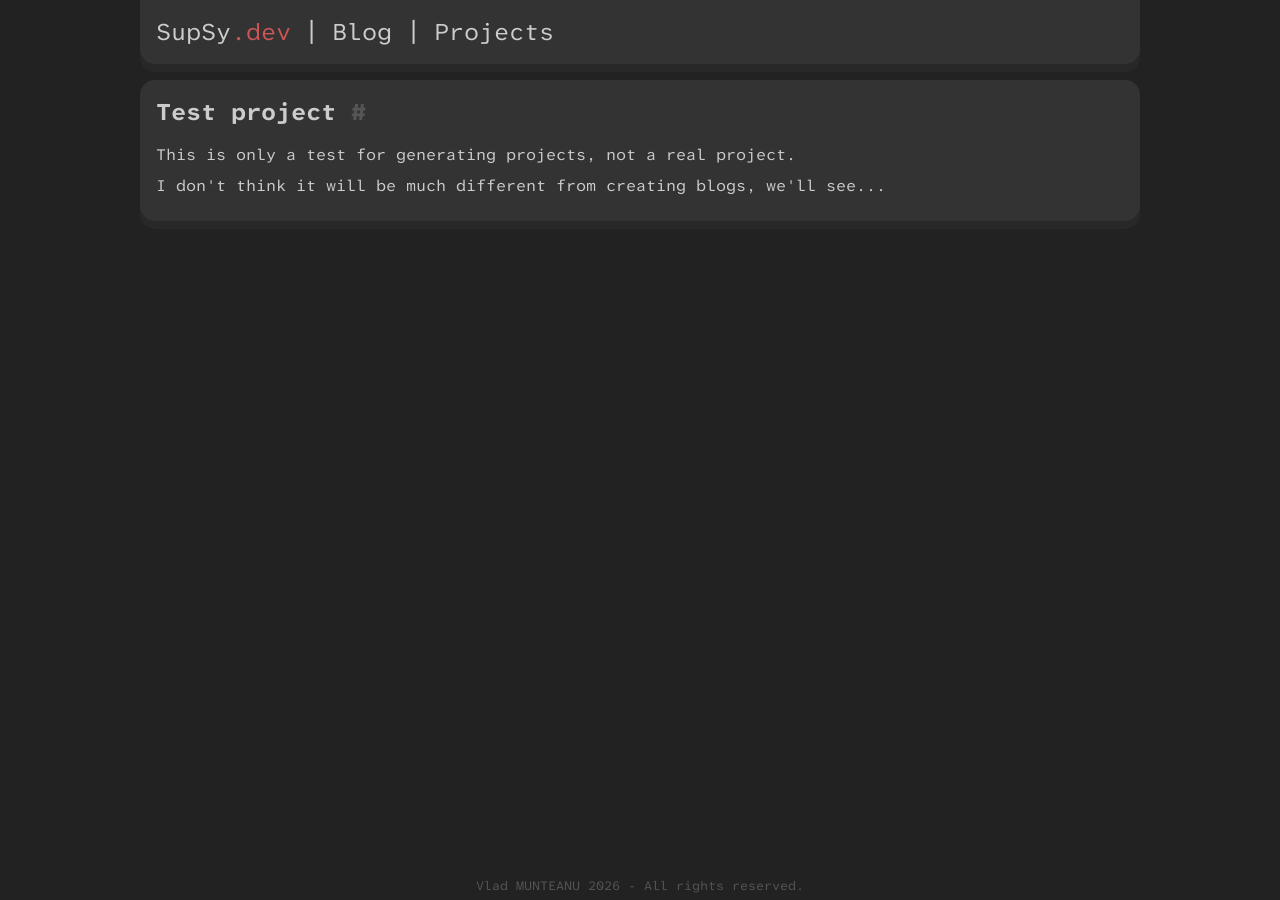
<file: projects/test/index.html>
<!DOCTYPE html>
<html lang="en">
<head>
    <meta charset="UTF-8">
    <meta name="viewport" content="width=device-width, initial-scale=1.0">
    <link rel="stylesheet" href="../../style.css" type="text/css"/>
    <link rel="stylesheet" href="../../external/prism.css"/>
    <!-- <link rel="icon" href="icons/supsy.png"> -->
    <title>supsy.dev - Project - Test project</title>
    <!-- <FONT> -->
        <link rel="preconnect" href="https://fonts.googleapis.com">
        <link rel="preconnect" href="https://fonts.gstatic.com" crossorigin>
        <link href="https://fonts.googleapis.com/css2?family=Atkinson+Hyperlegible+Mono:ital,wght@0,293;1,293&display=swap" rel="stylesheet">
    <!-- </FONT> -->
    <base href="">
</head>
<body>
    <main>
        <header>
            <p><a href="../../index.html">SupSy<span class="text-accent">.dev</span></a></p>
            <p class="no-select">|</p>
            <p><a href="../../blog.html">Blog</a></p>
            <p class="no-select">|</p>
            <p><a href="../../projects.html">Projects</a></p>
        </header>
        <section>
            <h1><span class="anchor" id="Test"></span>Test project <a class="text-dim" href="#Test">#</a></h1>
            <p>
                This is only a test for generating projects, not a real project.
            </p>
            <p>
                I don't think it will be much different from creating blogs, we'll see...
            </p>
        </section>
        <footer><p>Vlad MUNTEANU 2026 - All rights reserved.</p></footer>
        <script src="../../external/prism.js"></script>
    </main>
</body>
</html>
</file>
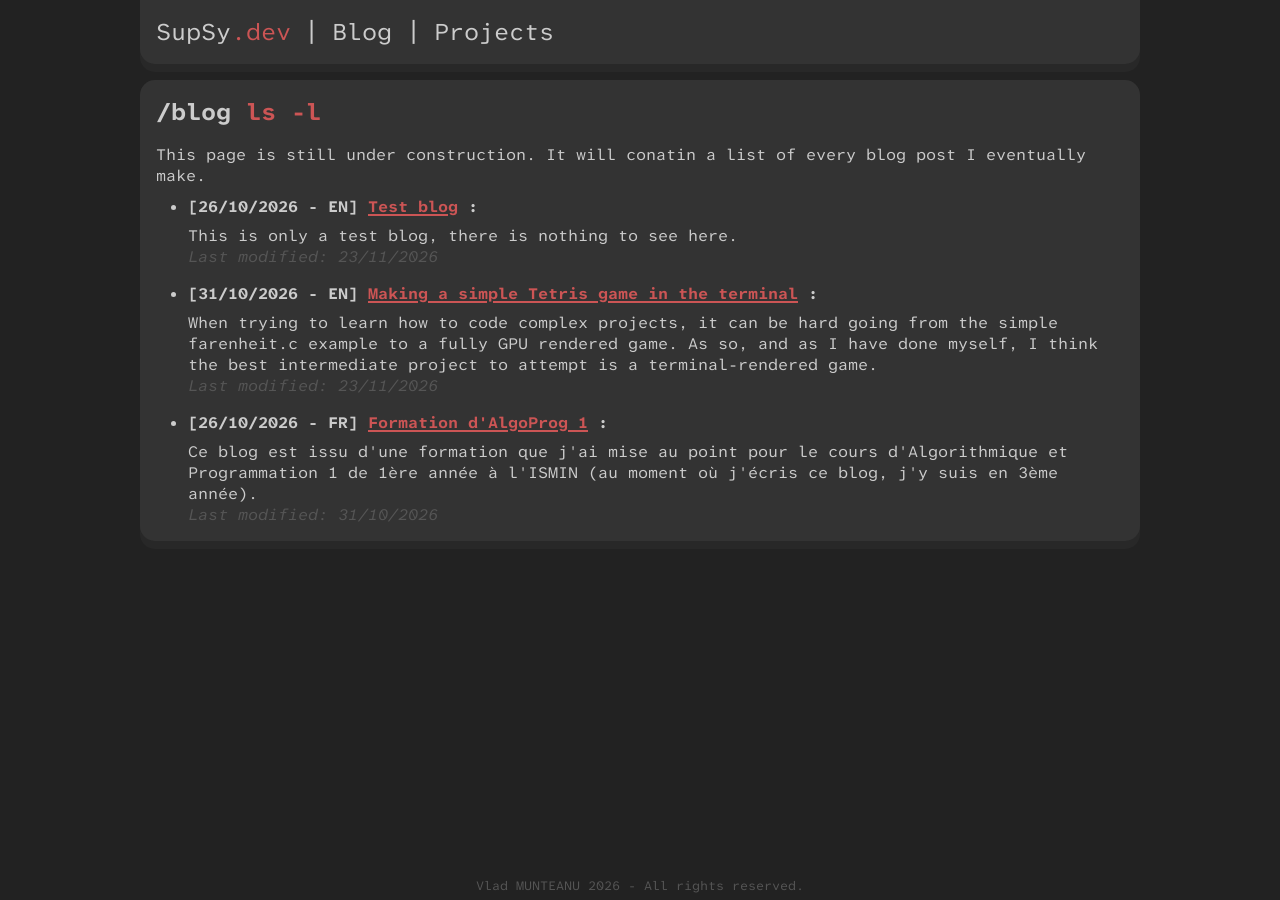
<file: blog.html>
<!DOCTYPE html>
<html lang="en">
<head>
    <meta charset="UTF-8">
    <meta name="viewport" content="width=device-width, initial-scale=1.0">
    <link rel="stylesheet" href="style.css" type="text/css">
    <!-- <link rel="icon" href="icons/supsy.png"> -->
    <title>supsy.dev</title>
    <!-- <FONT> -->
        <link rel="preconnect" href="https://fonts.googleapis.com">
        <link rel="preconnect" href="https://fonts.gstatic.com" crossorigin>
        <link href="https://fonts.googleapis.com/css2?family=Atkinson+Hyperlegible+Mono:ital,wght@0,293;1,293&display=swap" rel="stylesheet">
    <!-- </FONT> -->
</head>
<body>
    <main>
        <header>
            <p><a href="index.html">SupSy<span class="text-accent">.dev</span></a></p>
            <p class="no-select">|</p>
            <p><a href="blog.html">Blog</a></p>
            <p class="no-select">|</p>
            <p><a href="projects.html">Projects</a></p>
        </header>
        <section>
            <h1><a href="blog.html">/blog</a> <span class="text-accent">ls -l</span></h1>
            <p>This page is still under construction. It will conatin a list of every blog post I eventually make.</p>
            <ul class="spaced" id="blog-list"></ul>
        </section>
        <footer><div></div><p>Vlad MUNTEANU 2026 - All rights reserved.</p></footer>
        <script src="load_list.js"></script>
        <script>insertListEntries("blog", document.getElementById("blog-list"));</script>
    </main>
</body>
</html>
</file>
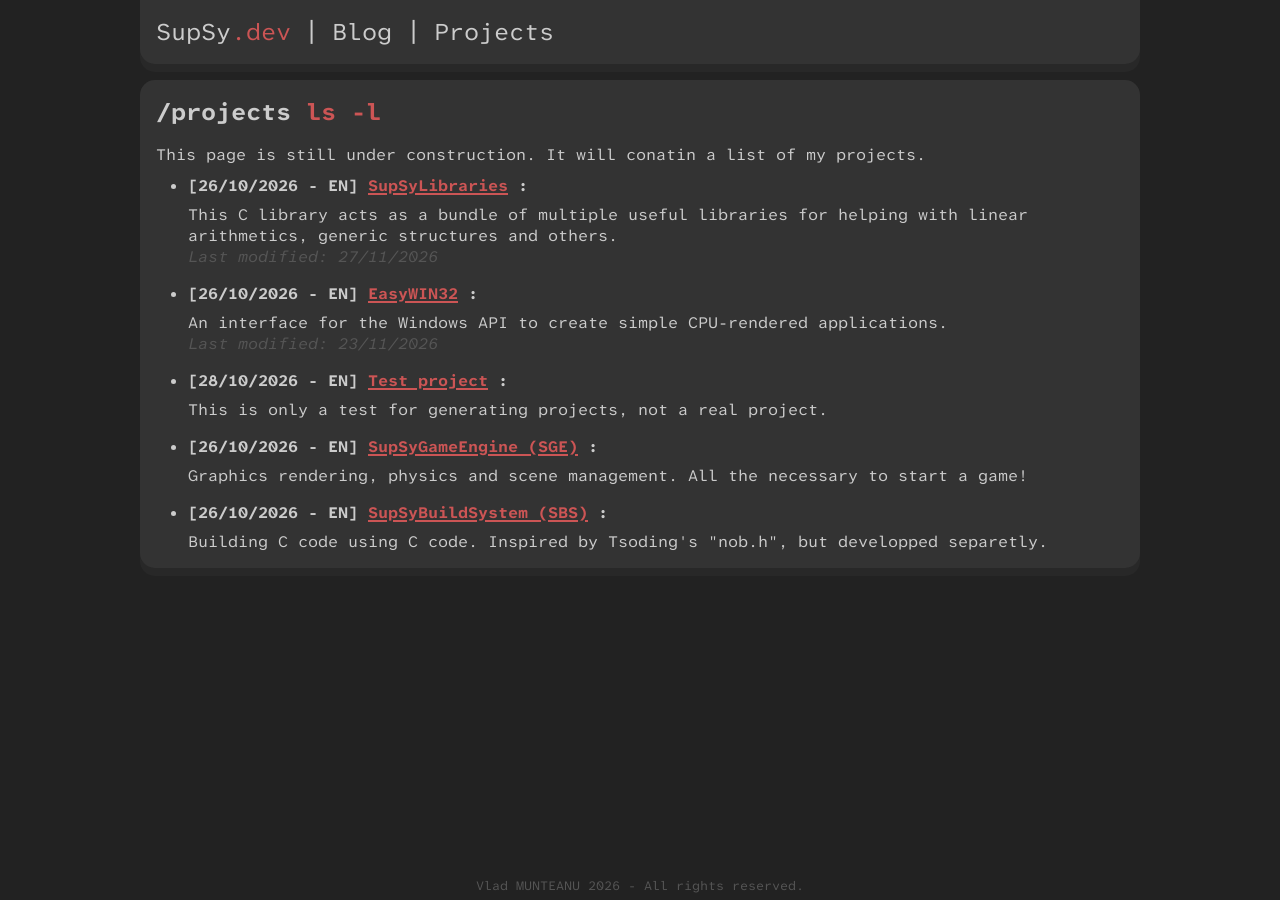
<file: projects.html>
<!DOCTYPE html>
<html lang="en">
<head>
    <meta charset="UTF-8">
    <meta name="viewport" content="width=device-width, initial-scale=1.0">
    <link rel="stylesheet" href="style.css" type="text/css">
    <!-- <link rel="icon" href="icons/supsy.png"> -->
    <title>supsy.dev</title>
    <!-- <FONT> -->
        <link rel="preconnect" href="https://fonts.googleapis.com">
        <link rel="preconnect" href="https://fonts.gstatic.com" crossorigin>
        <link href="https://fonts.googleapis.com/css2?family=Atkinson+Hyperlegible+Mono:ital,wght@0,293;1,293&display=swap" rel="stylesheet">
    <!-- </FONT> -->
</head>
<body>
    <main>
        <header>
            <p><a href="index.html">SupSy<span class="text-accent">.dev</span></a></p>
            <p class="no-select">|</p>
            <p><a href="blog.html">Blog</a></p>
            <p class="no-select">|</p>
            <p><a href="projects.html">Projects</a></p>
        </header>
        <section>
            <h1><a href="projects.html">/projects</a><span class="text-accent"> ls -l</span></h1>
            <p>This page is still under construction. It will conatin a list of my projects.</p>
            <ul class="spaced" id="project-list"></ul>
        </section>
        <footer><div></div><p>Vlad MUNTEANU 2026 - All rights reserved.</p></footer>
        <script src="load_list.js"></script>
        <script>insertListEntries("project", document.getElementById("project-list"));</script>
    </main>
</body>
</html>
</file>
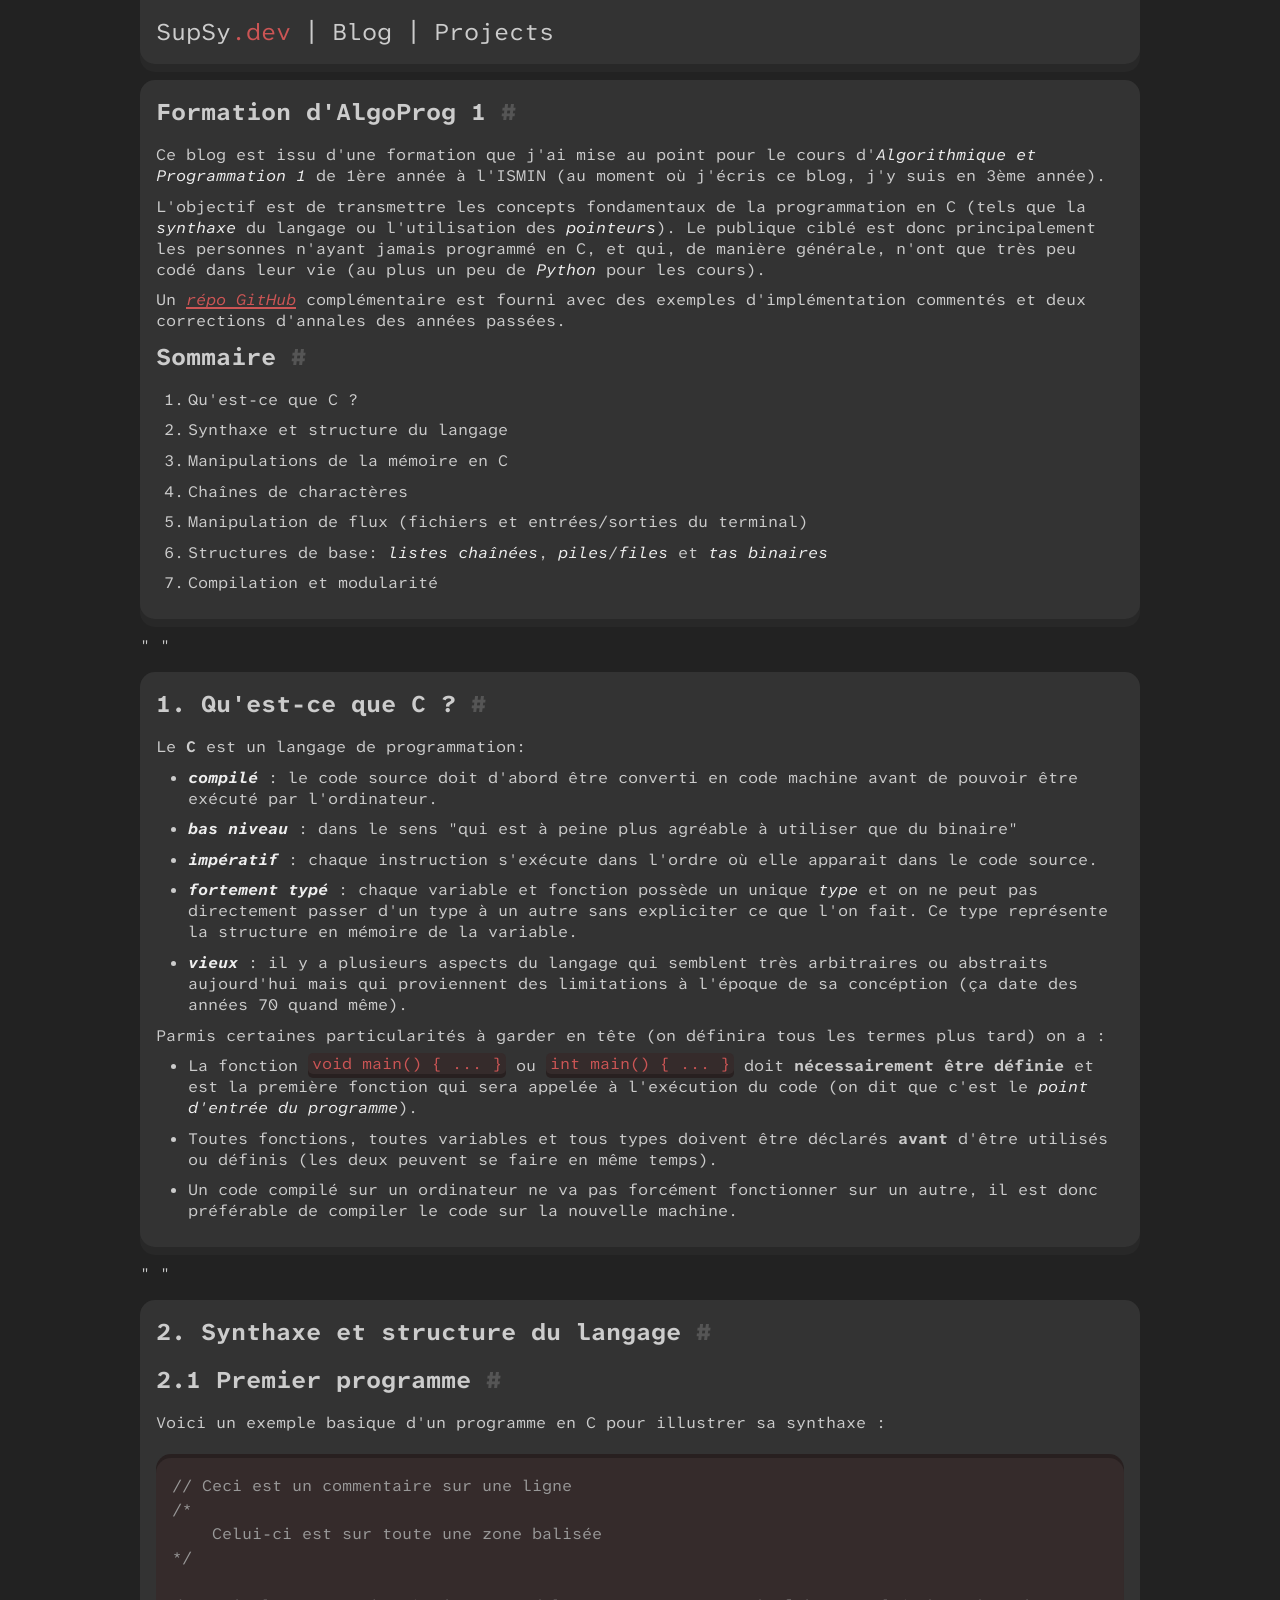
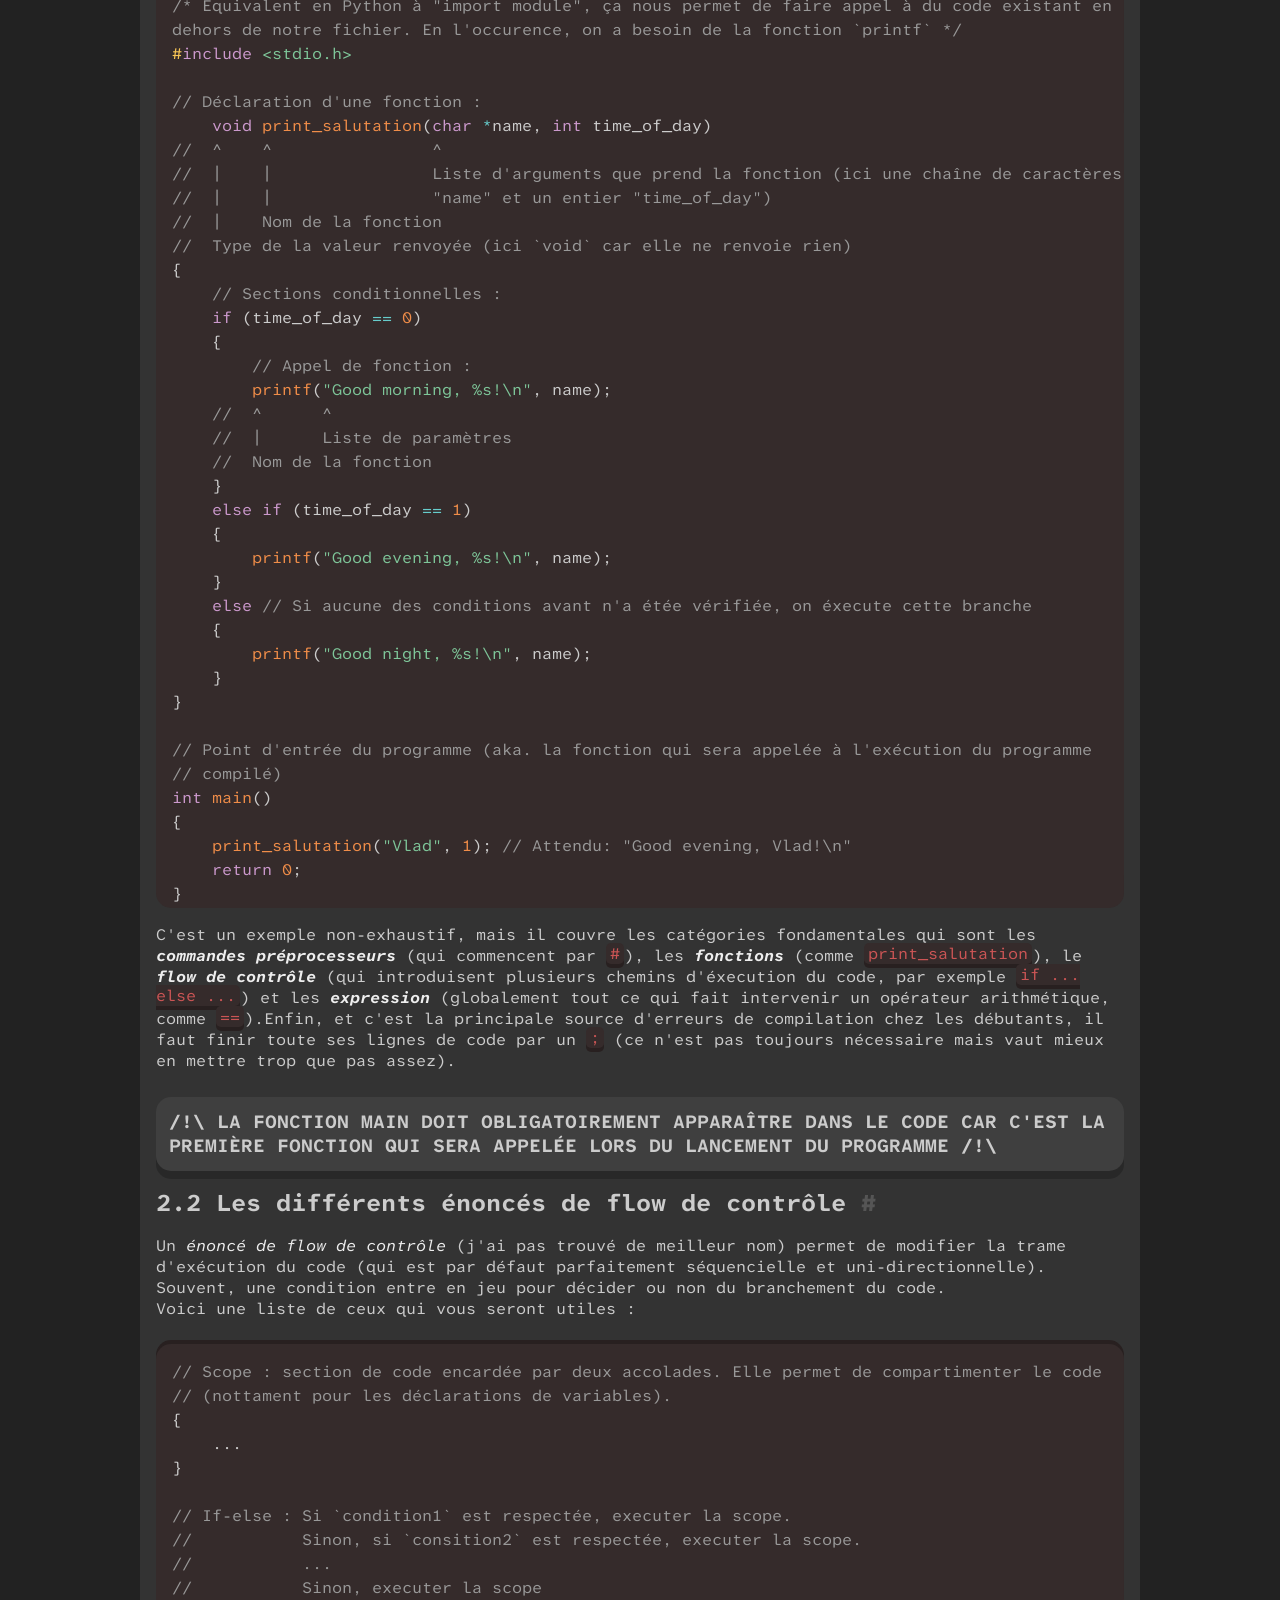
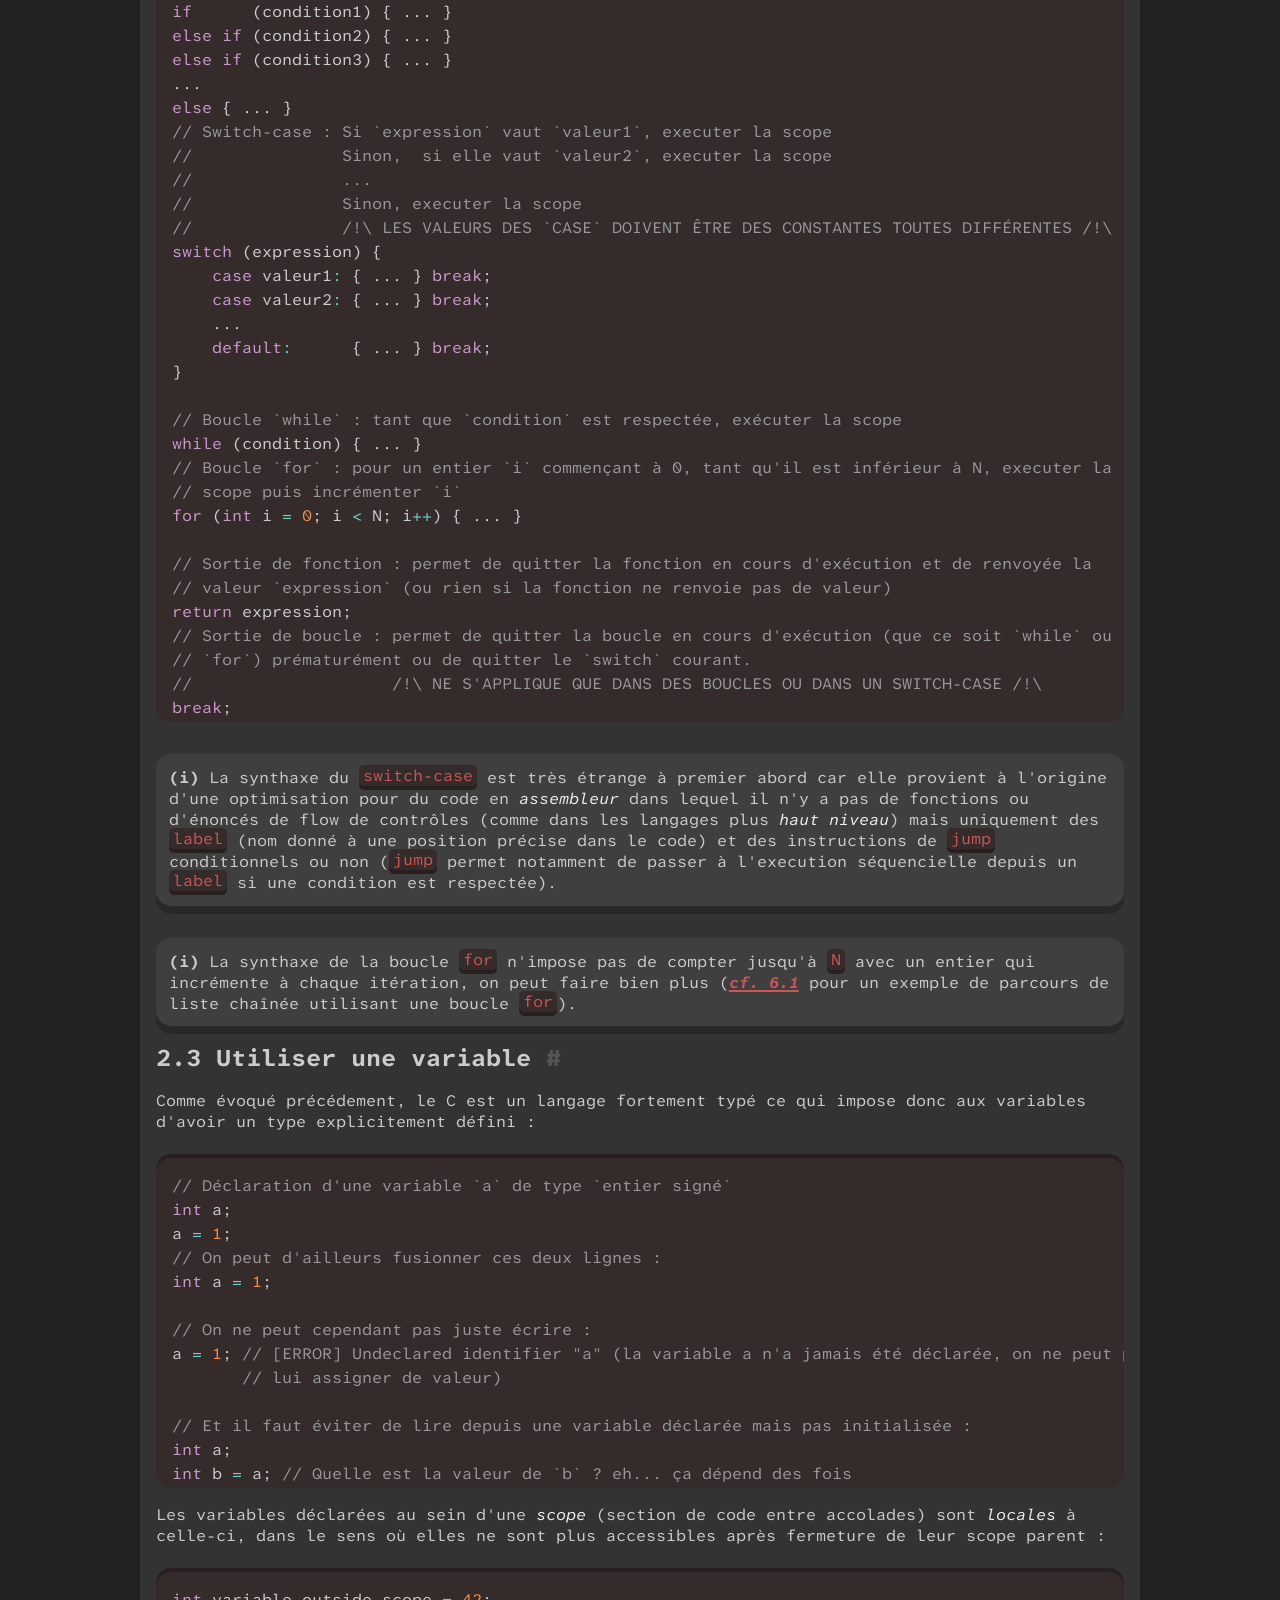
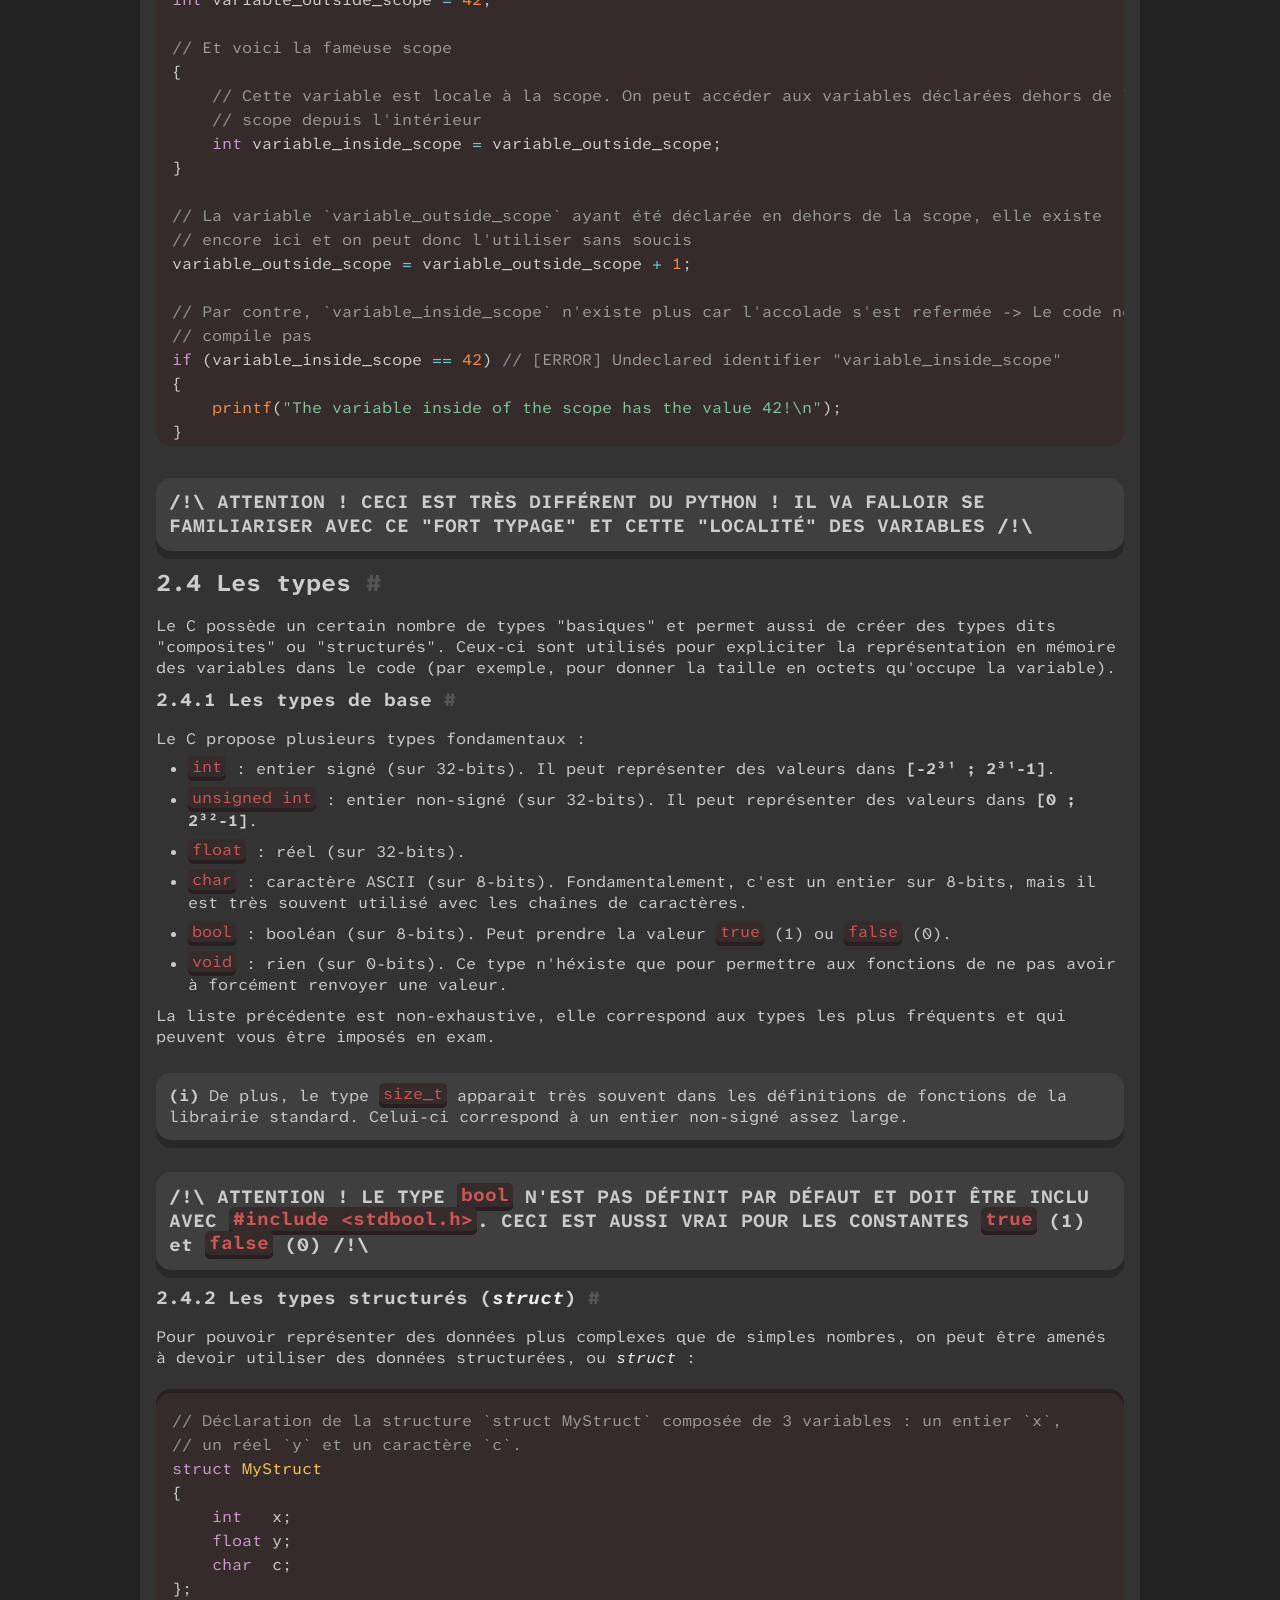
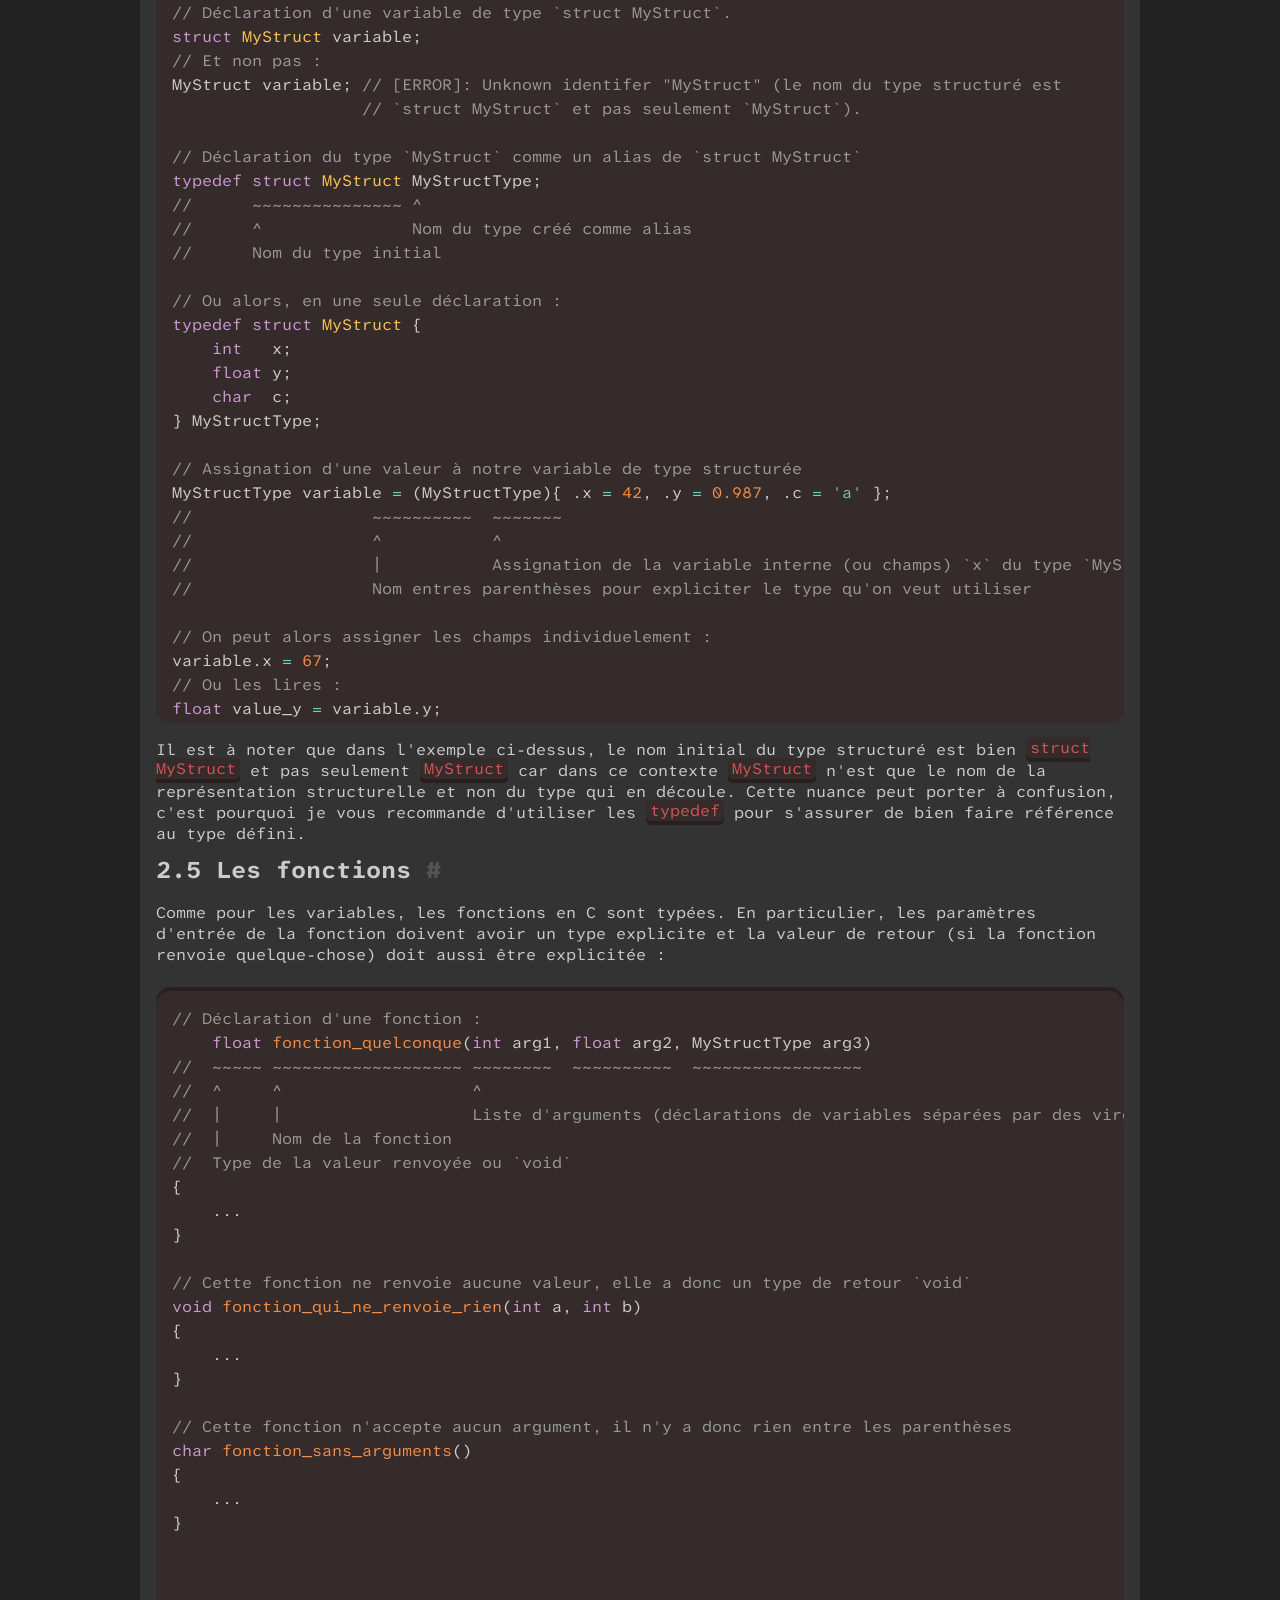
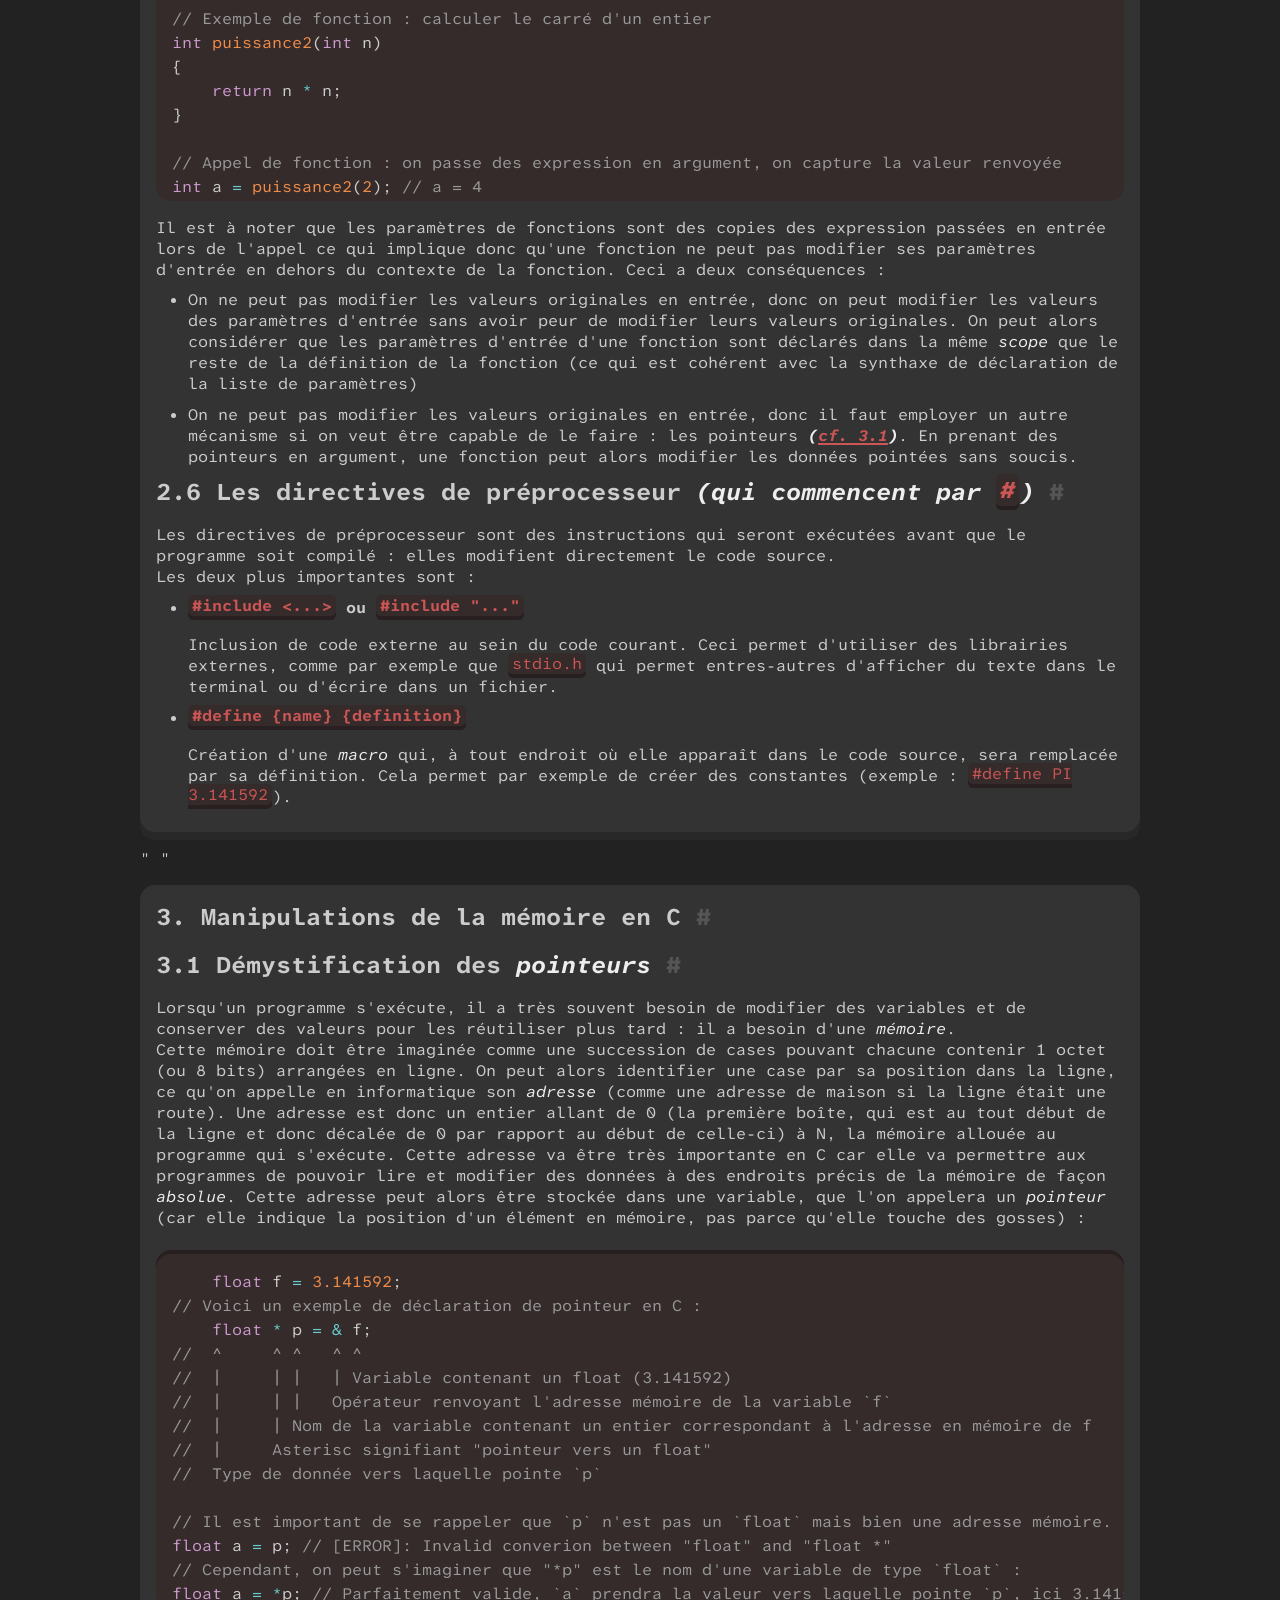
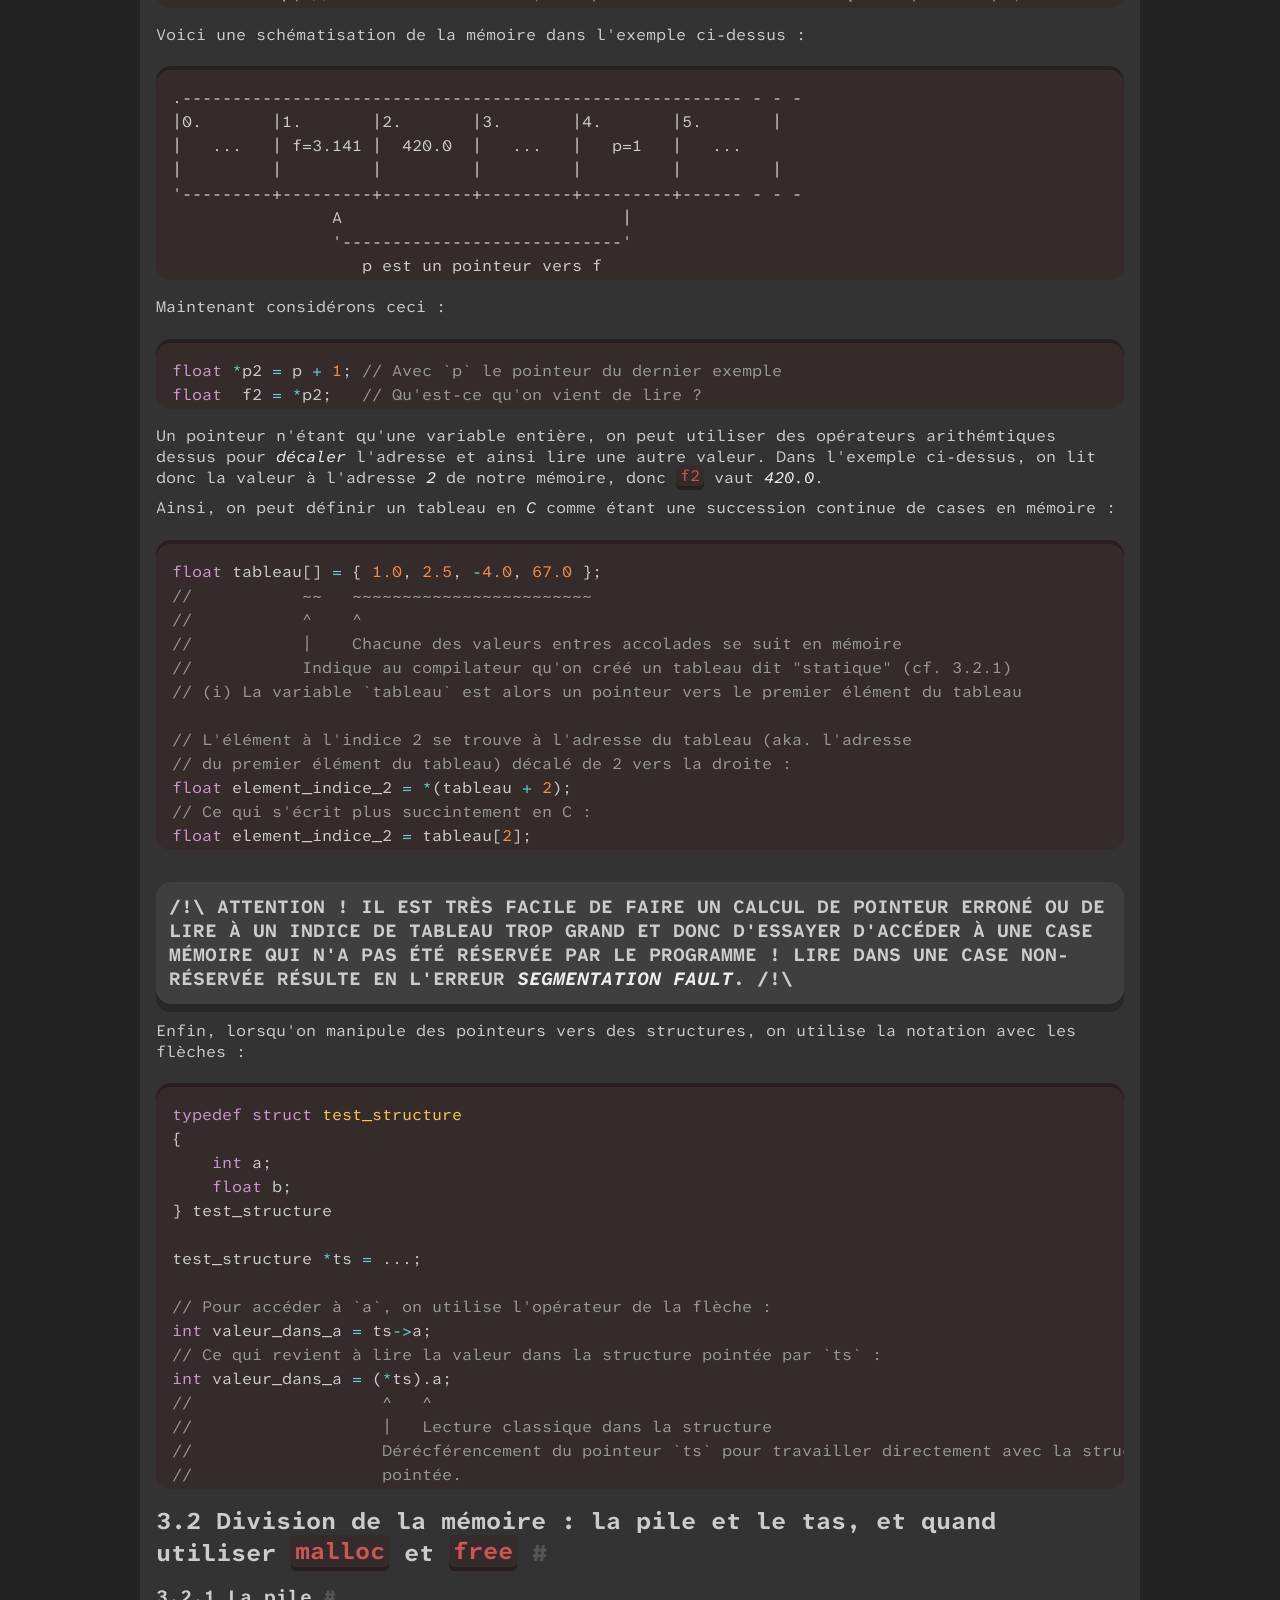
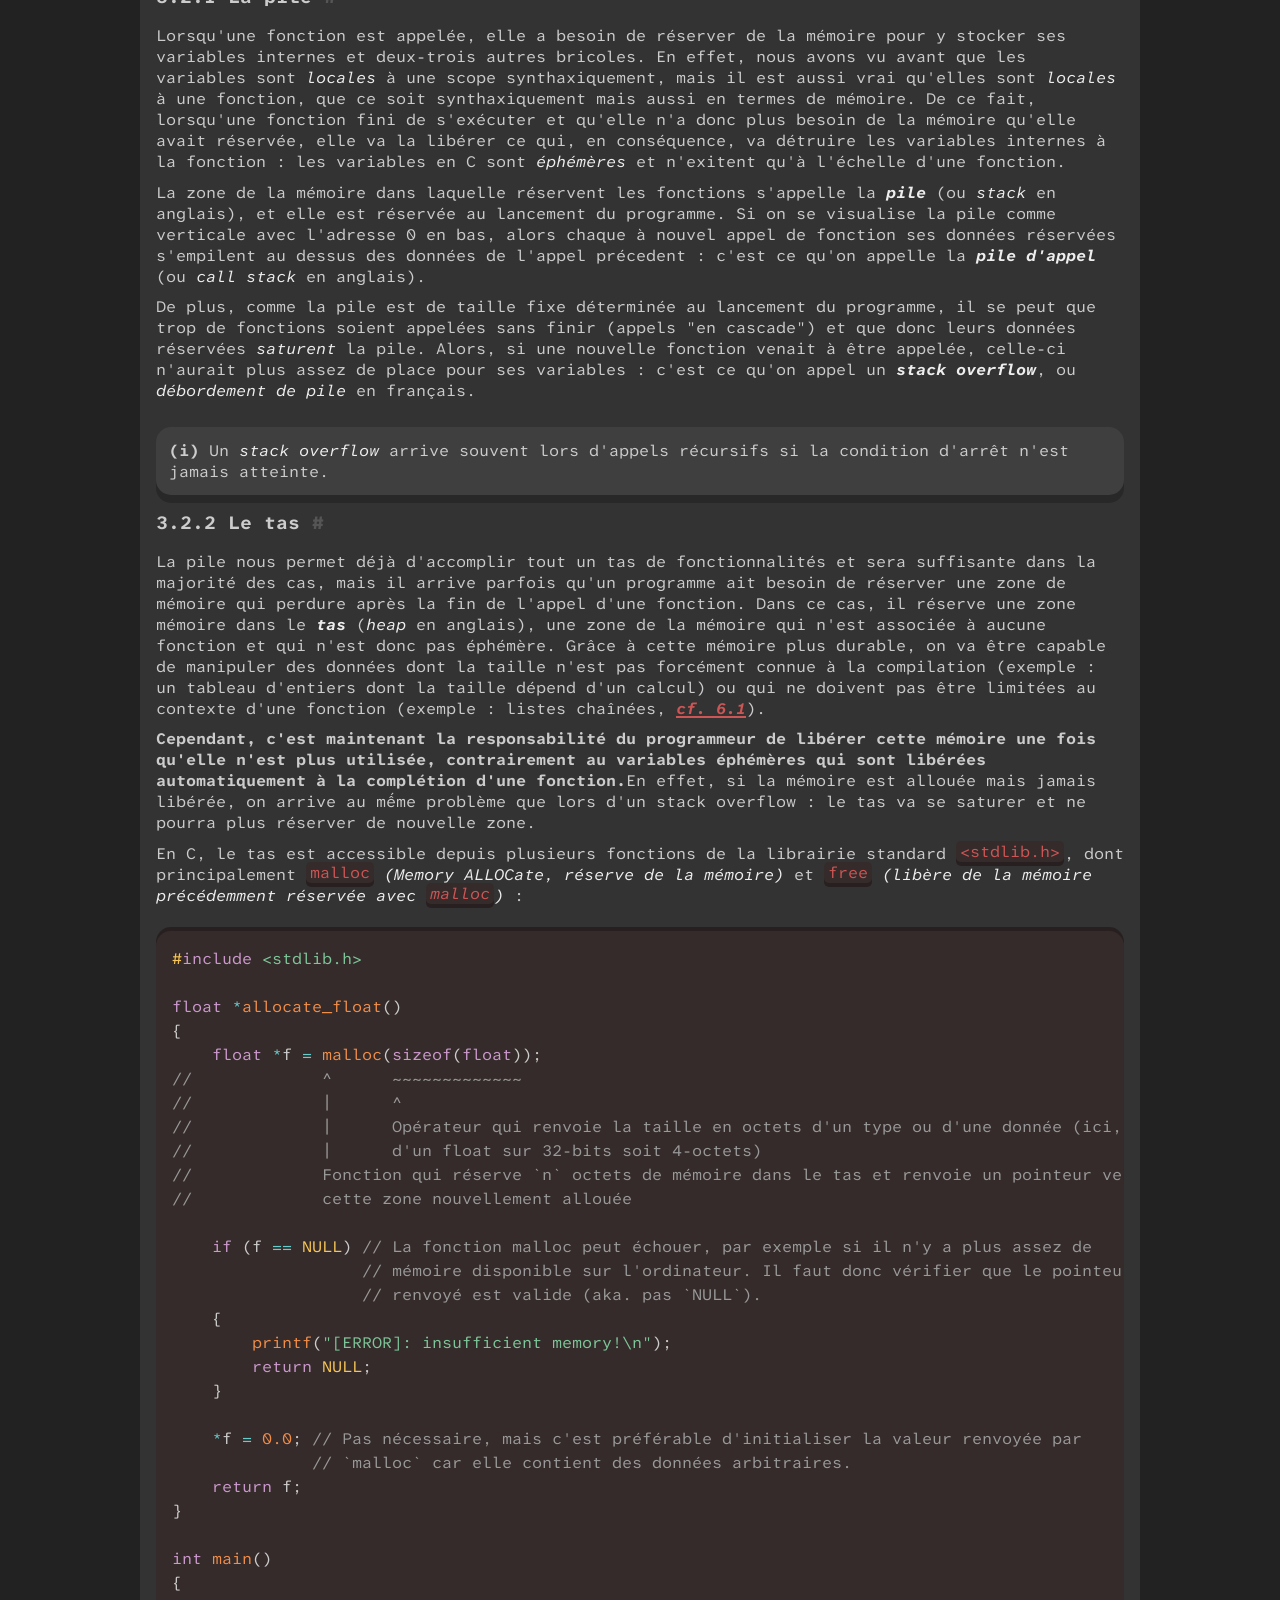
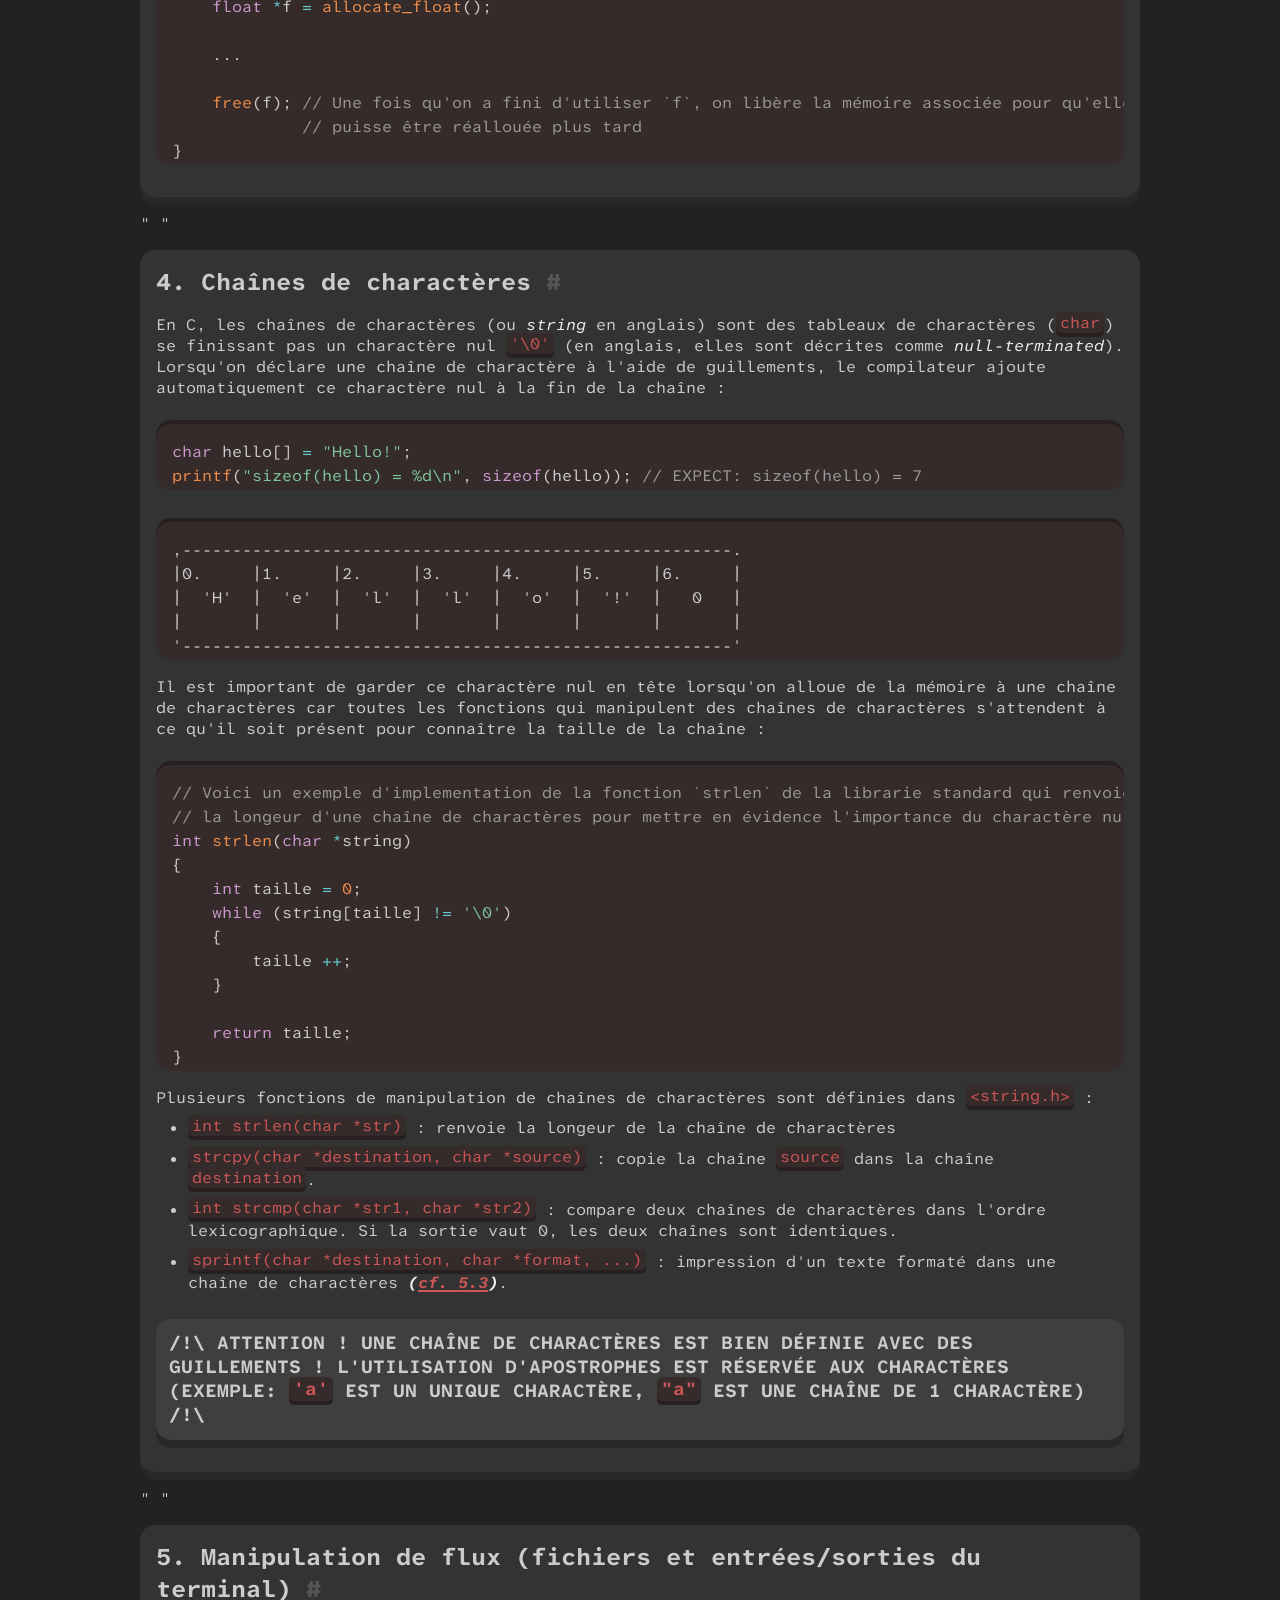
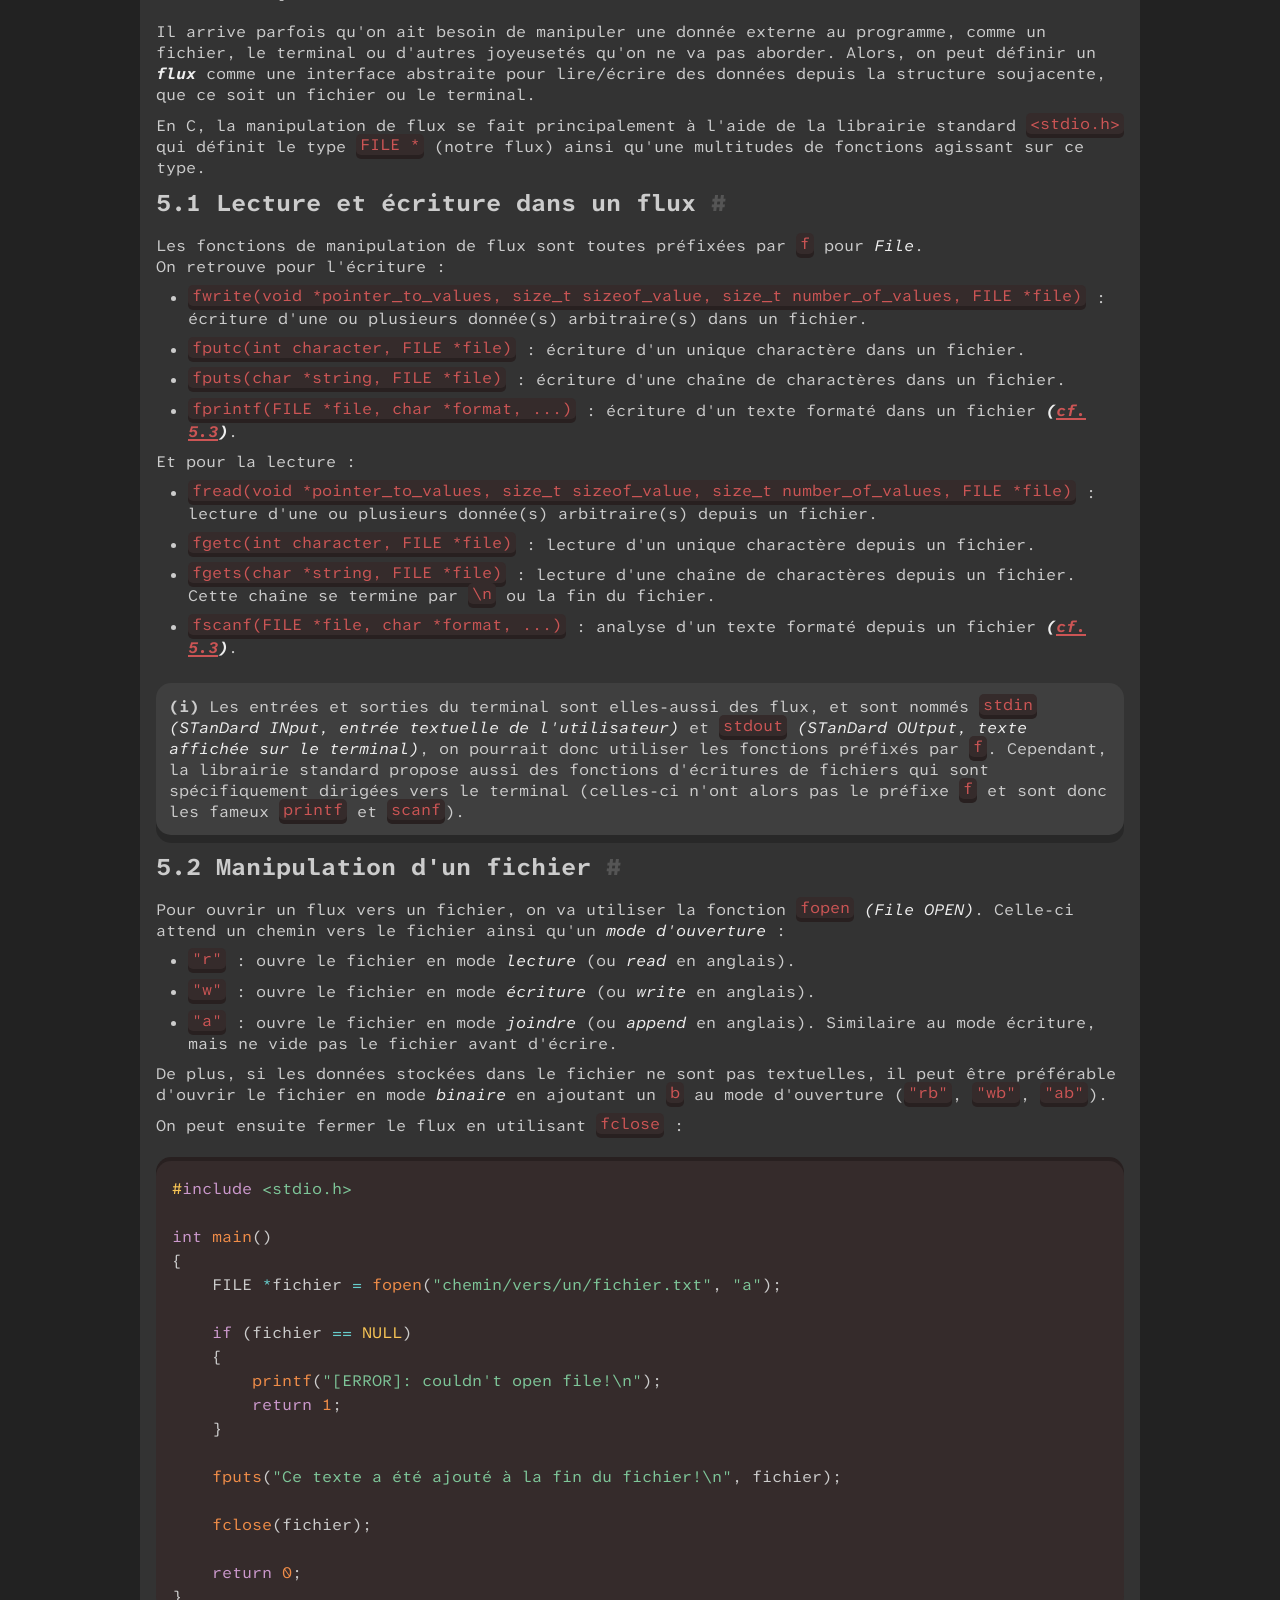
<file: blogs/algo_prog1.html>
<!DOCTYPE html>
<html lang="fr">
<head>
    <meta charset="UTF-8">
    <meta name="viewport" content="width=device-width, initial-scale=1.0">
    <link rel="stylesheet" href="../style.css" type="text/css"/>
    <link rel="stylesheet" href="../external/prism.css"/>
    <!-- <link rel="icon" href="icons/supsy.png"> -->
    <title>supsy.dev - Blog - Formation d'AlgoProg 1</title>
    <!-- <FONT> -->
        <link rel="preconnect" href="https://fonts.googleapis.com">
        <link rel="preconnect" href="https://fonts.gstatic.com" crossorigin>
        <link href="https://fonts.googleapis.com/css2?family=Atkinson+Hyperlegible+Mono:ital,wght@0,293;1,293&display=swap" rel="stylesheet">
    <!-- </FONT> -->
</head>
<body>
    <main>
        <header>
            <p><a href="../index.html">SupSy<span class="text-accent">.dev</span></a></p>
            <p class="no-select">|</p>
            <p><a href="../blog.html">Blog</a></p>
            <p class="no-select">|</p>
            <p><a href="../projects.html">Projects</a></p>
        </header>
        <section>
            <h1><span class="anchor" id="Formation"></span>Formation d'AlgoProg 1 <a class="text-dim" href="#Formation">#</a></h1>
            <p>
                Ce blog est issu d'une formation que j'ai mise au point pour le cours d'<i>Algorithmique et Programmation 1</i> de 1ère année à l'ISMIN (au moment où j'écris ce blog, j'y suis en 3ème année).
            </p>
            <p>
                L'objectif est de transmettre les concepts fondamentaux de la programmation en C (tels que la <i>synthaxe</i> du langage ou l'utilisation des <i>pointeurs</i>). Le publique ciblé est donc principalement les personnes n'ayant jamais programmé en C, et qui, de manière générale, n'ont que très peu codé dans leur vie (au plus un peu de <i>Python</i> pour les cours).
            </p>
            <p>
                Un <i><a class="text-accent underline" href="https://github.com/SupSyDeMarciou/formation_algoprog1">répo GitHub</a></i> complémentaire est fourni avec des exemples d'implémentation commentés et deux corrections d'annales des années passées.
            </p>
            <h2><span class="anchor" id="Sommaire"></span>Sommaire <a class="text-dim" href="#Sommaire">#</a></h2>
            <ol>
                <li>
                    <p>
                        Qu'est-ce que C ?
                    </p>
                </li>
                <li>
                    <p>
                        Synthaxe et structure du langage
                    </p>
                </li>
                <li>
                    <p>
                        Manipulations de la mémoire en C
                    </p>
                </li>
                <li>
                    <p>
                        Chaînes de charactères
                    </p>
                </li>
                <li>
                    <p>
                        Manipulation de flux (fichiers et entrées/sorties du terminal)
                    </p>
                </li>
                <li>
                    <p>
                        Structures de base: <i>listes chaînées</i>, <i>piles</i>/<i>files</i> et <i>tas binaires</i>
                    </p>
                </li>
                <li>
                    <p>
                        Compilation et modularité
                    </p>
                </li>
            </ol>
        </section>
"        "<section>
            <h1><span class="anchor" id="1"></span>1. Qu'est-ce que C ? <a class="text-dim" href="#1">#</a></h1>
            <p>
                Le <b>C</b> est un langage de programmation:
            </p>
            <ul>
                <li>
                    <p>
                        <b><i>compilé</i></b> : le code source doit d'abord être converti en code machine avant de pouvoir être exécuté par l'ordinateur.
                    </p>
                </li>
                <li>
                    <p>
                        <b><i>bas niveau</i></b> : dans le sens "qui est à peine plus agréable à utiliser que du binaire"
                    </p>
                </li>
                <li>
                    <p>
                        <b><i>impératif</i></b> : chaque instruction s'exécute dans l'ordre où elle apparait dans le code source.
                    </p>
                </li>
                <li>
                    <p>
                        <b><i>fortement typé</i></b> : chaque variable et fonction possède un unique <i>type</i> et on ne peut pas directement passer d'un type à un autre sans expliciter ce que l'on fait. Ce type représente la structure en mémoire de la variable.
                    </p>
                </li>
                <li>
                    <p>
                        <b><i>vieux</i></b> : il y a plusieurs aspects du langage qui semblent très arbitraires ou abstraits aujourd'hui mais qui proviennent des limitations à l'époque de sa concéption (ça date des années 70 quand même).
                    </p>
                </li>
            </ul>
            <p>
                Parmis certaines particularités à garder en tête (on définira tous les termes plus tard) on a :
            </p>
            <ul>
                <li>
                    <p>
                        La fonction <code class="inline">void main() { ... }</code> ou <code class="inline">int main() { ... }</code> doit <b>nécessairement être définie</b> et est la première fonction qui sera appelée à l'exécution du code (on dit que c'est le <i>point d'entrée du programme</i>).
                    </p>
                </li>
                <li>
                    <p>
                        Toutes fonctions, toutes variables et tous types doivent être déclarés <b>avant</b> d'être utilisés ou définis (les deux peuvent se faire en même temps).
                    </p>
                </li>
                <li>
                    <p>
                        Un code compilé sur un ordinateur ne va pas forcément fonctionner sur un autre, il est donc préférable de compiler le code sur la nouvelle machine.
                    </p>
                </li>
            </ul>
        </section>
"        "<section>
            <h1><span class="anchor" id="2"></span>2. Synthaxe et structure du langage <a class="text-dim" href="#2">#</a></h1>
            <h2><span class="anchor" id="2.1"></span>2.1 Premier programme <a class="text-dim" href="#2.1">#</a></h2>
            <p>
                Voici un exemple basique d'un programme en C pour illustrer sa synthaxe :
            </p>
            <pre class="code-box"><code class="language-c">// Ceci est un commentaire sur une ligne
/*
    Celui-ci est sur toute une zone balisée
*/

/* Equivalent en Python à "import module", ça nous permet de faire appel à du code existant en
dehors de notre fichier. En l'occurence, on a besoin de la fonction `printf` */
#include &ltstdio.h> 

// Déclaration d'une fonction :
    void print_salutation(char *name, int time_of_day)
//  ^    ^                ^
//  |    |                Liste d'arguments que prend la fonction (ici une chaîne de caractères 
//  |    |                "name" et un entier "time_of_day")
//  |    Nom de la fonction
//  Type de la valeur renvoyée (ici `void` car elle ne renvoie rien)
{
    // Sections conditionnelles :
    if (time_of_day == 0)
    {
        // Appel de fonction :
        printf("Good morning, %s!\n", name);
    //  ^      ^
    //  |      Liste de paramètres
    //  Nom de la fonction
    }
    else if (time_of_day == 1)
    {
        printf("Good evening, %s!\n", name);
    }
    else // Si aucune des conditions avant n'a étée vérifiée, on éxecute cette branche
    {
        printf("Good night, %s!\n", name);
    }
}

// Point d'entrée du programme (aka. la fonction qui sera appelée à l'exécution du programme 
// compilé)
int main()
{
    print_salutation("Vlad", 1); // Attendu: "Good evening, Vlad!\n"
    return 0;
}</code></pre>
            <p>
                C'est un exemple non-exhaustif, mais il couvre les catégories fondamentales qui sont les <b><i>commandes préprocesseurs</i></b> (qui commencent par <code class="inline">#</code>), les <b><i>fonctions</i></b> (comme <code class="inline">print_salutation</code>), le <b><i>flow de contrôle</i></b> (qui introduisent plusieurs chemins d'éxecution du code, par exemple <code class="inline">if ... else ...</code>) et les <b><i>expression</i></b> (globalement tout ce qui fait intervenir un opérateur arithmétique, comme <code class="inline">==</code>).Enfin, et c'est la principale source d'erreurs de compilation chez les débutants, il faut finir toute ses lignes de code par un <code class="inline">;</code> (ce n'est pas toujours nécessaire mais vaut mieux en mettre trop que pas assez).
            </p>
            <hgroup>
                <h3>/!\ LA FONCTION MAIN DOIT OBLIGATOIREMENT APPARAÎTRE DANS LE CODE CAR C'EST LA PREMIÈRE FONCTION QUI SERA APPELÉE LORS DU LANCEMENT DU PROGRAMME /!\</h3>
            </hgroup>
            <h2><span class="anchor" id="2.2"></span>2.2 Les différents énoncés de flow de contrôle <a class="text-dim" href="#2.2">#</a></h2>
            <p>
                Un <i>énoncé de flow de contrôle</i> (j'ai pas trouvé de meilleur nom) permet de modifier la trame d'exécution du code (qui est par défaut parfaitement séquencielle et uni-directionnelle). Souvent, une condition entre en jeu pour décider ou non du branchement du code.<br/>
                Voici une liste de ceux qui vous seront utiles :
            </p>
            <pre class="code-box"><code class="language-c">// Scope : section de code encardée par deux accolades. Elle permet de compartimenter le code 
// (nottament pour les déclarations de variables).
{
    ...
}

// If-else : Si `condition1` est respectée, executer la scope.
//           Sinon, si `consition2` est respectée, executer la scope.
//           ...
//           Sinon, executer la scope
if      (condition1) { ... }
else if (condition2) { ... }
else if (condition3) { ... }
...
else { ... }
// Switch-case : Si `expression` vaut `valeur1`, executer la scope
//               Sinon,  si elle vaut `valeur2`, executer la scope
//               ...
//               Sinon, executer la scope 
//               /!\ LES VALEURS DES `CASE` DOIVENT ÊTRE DES CONSTANTES TOUTES DIFFÉRENTES /!\ 
switch (expression) {
    case valeur1: { ... } break;
    case valeur2: { ... } break;
    ...
    default:      { ... } break;
} 

// Boucle `while` : tant que `condition` est respectée, exécuter la scope 
while (condition) { ... }
// Boucle `for` : pour un entier `i` commençant à 0, tant qu'il est inférieur à N, executer la 
// scope puis incrémenter `i`
for (int i = 0; i &lt N; i++) { ... }

// Sortie de fonction : permet de quitter la fonction en cours d'exécution et de renvoyée la 
// valeur `expression` (ou rien si la fonction ne renvoie pas de valeur)
return expression;
// Sortie de boucle : permet de quitter la boucle en cours d'exécution (que ce soit `while` ou 
// `for`) prématurément ou de quitter le `switch` courant. 
//                    /!\ NE S'APPLIQUE QUE DANS DES BOUCLES OU DANS UN SWITCH-CASE /!\ 
break;</code></pre>
            <hgroup>
                <p>
                    <b>(i)</b> La synthaxe du <code class="inline">switch-case</code> est très étrange à premier abord car elle provient à l'origine d'une optimisation pour du code en <i>assembleur</i> dans lequel il n'y a pas de fonctions ou d'énoncés de flow de contrôles (comme dans les langages plus <i>haut niveau</i>) mais uniquement des <code class="inline">label</code> (nom donné à une position précise dans le code) et des instructions de <code class="inline">jump</code> conditionnels ou non (<code class="inline">jump</code> permet notamment de passer à l'execution séquencielle depuis un <code class="inline">label</code> si une condition est respectée).
                </p>
            </hgroup>
            <hgroup>
                <p>
                    <b>(i)</b> La synthaxe de la boucle <code class="inline">for</code> n'impose pas de compter jusqu'à <code class="inline">N</code> avec un entier qui incrémente à chaque itération, on peut faire bien plus (<b><i><a class="text-accent underline" href="#6.1">cf. 6.1</a></i></b> pour un exemple de parcours de liste chaînée utilisant une boucle <code class="inline">for</code>). 
                </p>
            </hgroup>
            <h2><span class="anchor" id="2.3"></span>2.3 Utiliser une variable <a class="text-dim" href="#2.3">#</a></h2>
            <p>
                Comme évoqué précédement, le C est un langage fortement typé ce qui impose donc aux variables d'avoir un type explicitement défini :
            </p>
            <pre class="code-box"><code class="language-c">// Déclaration d'une variable `a` de type `entier signé`
int a;
a = 1;
// On peut d'ailleurs fusionner ces deux lignes :
int a = 1;

// On ne peut cependant pas juste écrire :
a = 1; // [ERROR] Undeclared identifier "a" (la variable a n'a jamais été déclarée, on ne peut pas
       // lui assigner de valeur)

// Et il faut éviter de lire depuis une variable déclarée mais pas initialisée :
int a;
int b = a; // Quelle est la valeur de `b` ? eh... ça dépend des fois</code></pre>
            <p>
                Les variables déclarées au sein d'une <i>scope</i> (section de code entre accolades) sont <i>locales</i> à celle-ci, dans le sens où elles ne sont plus accessibles après fermeture de leur scope parent :
            </p>
            <pre class="code-box"><code class="language-c">int variable_outside_scope = 42;

// Et voici la fameuse scope
{
    // Cette variable est locale à la scope. On peut accéder aux variables déclarées dehors de la 
    // scope depuis l'intérieur
    int variable_inside_scope = variable_outside_scope;
}

// La variable `variable_outside_scope` ayant été déclarée en dehors de la scope, elle existe
// encore ici et on peut donc l'utiliser sans soucis
variable_outside_scope = variable_outside_scope + 1;

// Par contre, `variable_inside_scope` n'existe plus car l'accolade s'est refermée -> Le code ne
// compile pas
if (variable_inside_scope == 42) // [ERROR] Undeclared identifier "variable_inside_scope"
{
    printf("The variable inside of the scope has the value 42!\n");
}</code></pre>
            <hgroup>
                <h3>/!\ ATTENTION ! CECI EST TRÈS DIFFÉRENT DU PYTHON ! IL VA FALLOIR SE FAMILIARISER AVEC CE "FORT TYPAGE" ET CETTE "LOCALITÉ" DES VARIABLES /!\</h3>
            </hgroup>
            <h2><span class="anchor" id="2.4"></span>2.4 Les types <a class="text-dim" href="#2.4">#</a></h2>
            <p>
                Le C possède un certain nombre de types "basiques" et permet aussi de créer des types dits "composites" ou "structurés". Ceux-ci sont utilisés pour expliciter la représentation en mémoire des variables dans le code (par exemple, pour donner la taille en octets qu'occupe la variable).
            </p>
            <h3><span class="anchor" id="2.4.1"></span>2.4.1 Les types de base <a class="text-dim" href="#2.4.1">#</a></h3>
            <p>
                Le C propose plusieurs types fondamentaux :
            </p>
            <ul>
                <li>
                    <p>
                        <code class="inline">int</code> : entier signé (sur 32-bits). Il peut représenter des valeurs dans <b>[-2³¹ ; 2³¹-1]</b>.
                    </p>
                </li>
                <li>
                    <p>
                        <code class="inline">unsigned int</code> : entier non-signé (sur 32-bits). Il peut représenter des valeurs dans <b>[0 ; 2³²-1]</b>.
                    </p>
                </li>
                <li>
                    <p>
                        <code class="inline">float</code> : réel (sur 32-bits).
                    </p>
                </li>
                <li>
                    <p>
                        <code class="inline">char</code> : caractère ASCII (sur 8-bits). Fondamentalement, c'est un entier sur 8-bits, mais il est très souvent utilisé avec les chaînes de caractères.
                    </p>
                </li>
                <li>
                    <p>
                        <code class="inline">bool</code> : booléan (sur 8-bits). Peut prendre la valeur <code class="inline">true</code> (1) ou <code class="inline">false</code> (0).
                    </p>
                </li>
                <li>
                    <p>
                        <code class="inline">void</code> : rien (sur 0-bits). Ce type n'héxiste que pour permettre aux fonctions de ne pas avoir à forcément renvoyer une valeur.
                    </p>
                </li>
            </ul>
            <p>
                La liste précédente est non-exhaustive, elle correspond aux types les plus fréquents et qui peuvent vous être imposés en exam.
            </p>
            <hgroup>
                <p>
                    <b>(i)</b> De plus, le type <code class="inline">size_t</code> apparait très souvent dans les définitions de fonctions de la librairie standard. Celui-ci correspond à un entier non-signé assez large.
                </p>
            </hgroup>
            <hgroup>
                <h3>/!\ ATTENTION ! LE TYPE <code class="inline">bool</code> N'EST PAS DÉFINIT PAR DÉFAUT ET DOIT ÊTRE INCLU AVEC <code class="inline">#include &ltstdbool.h></code>. CECI EST AUSSI VRAI POUR LES CONSTANTES <code class="inline">true</code> (1) et <code class="inline">false</code> (0) /!\</h3>
            </hgroup>
            <h3><span class="anchor" id="2.4.2"></span>2.4.2 Les types structurés (<i>struct</i>) <a class="text-dim" href="#2.4.2">#</a></h3>
            <p>
                Pour pouvoir représenter des données plus complexes que de simples nombres, on peut être amenés à devoir utiliser des données structurées, ou <i>struct</i> :
            </p>
            <pre class="code-box"><code class="language-c">// Déclaration de la structure `struct MyStruct` composée de 3 variables : un entier `x`,
// un réel `y` et un caractère `c`.
struct MyStruct
{
    int   x;
    float y;
    char  c;
};
// Déclaration d'une variable de type `struct MyStruct`.
struct MyStruct variable;
// Et non pas :
MyStruct variable; // [ERROR]: Unknown identifer "MyStruct" (le nom du type structuré est
                   // `struct MyStruct` et pas seulement `MyStruct`).

// Déclaration du type `MyStruct` comme un alias de `struct MyStruct`
typedef struct MyStruct MyStructType;
//      ~~~~~~~~~~~~~~~ ^
//      ^               Nom du type créé comme alias
//      Nom du type initial

// Ou alors, en une seule déclaration :
typedef struct MyStruct {
    int   x;
    float y;
    char  c;
} MyStructType;

// Assignation d'une valeur à notre variable de type structurée
MyStructType variable = (MyStructType){ .x = 42, .y = 0.987, .c = 'a' };
//                  ~~~~~~~~~~  ~~~~~~~
//                  ^           ^
//                  |           Assignation de la variable interne (ou champs) `x` du type `MyStruct`
//                  Nom entres parenthèses pour expliciter le type qu'on veut utiliser

// On peut alors assigner les champs individuelement :
variable.x = 67;
// Ou les lires :
float value_y = variable.y;</code></pre>
            <p>
                Il est à noter que dans l'exemple ci-dessus, le nom initial du type structuré est bien <code class="inline">struct MyStruct</code> et pas seulement <code class="inline">MyStruct</code> car dans ce contexte <code class="inline">MyStruct</code> n'est que le nom de la représentation structurelle et non du type qui en découle. Cette nuance peut porter à confusion, c'est pourquoi je vous recommande d'utiliser les <code class="inline">typedef</code> pour s'assurer de bien faire référence au type défini.
            </p>
            <h2><span class="anchor" id="2.5"></span>2.5 Les fonctions <a class="text-dim" href="#2.5">#</a></h2>
            <p>
                Comme pour les variables, les fonctions en C sont typées. En particulier, les paramètres d'entrée de la fonction doivent avoir un type explicite et la valeur de retour (si la fonction renvoie quelque-chose) doit aussi être explicitée :
            </p>
            <pre class="code-box"><code class="language-c">// Déclaration d'une fonction :
    float fonction_quelconque(int arg1, float arg2, MyStructType arg3)
//  ~~~~~ ~~~~~~~~~~~~~~~~~~~ ~~~~~~~~  ~~~~~~~~~~  ~~~~~~~~~~~~~~~~~
//  ^     ^                   ^
//  |     |                   Liste d'arguments (déclarations de variables séparées par des virgules)
//  |     Nom de la fonction
//  Type de la valeur renvoyée ou `void`
{
    ...
}

// Cette fonction ne renvoie aucune valeur, elle a donc un type de retour `void`
void fonction_qui_ne_renvoie_rien(int a, int b)
{
    ...
}

// Cette fonction n'accepte aucun argument, il n'y a donc rien entre les parenthèses
char fonction_sans_arguments()
{
    ...
}



// Exemple de fonction : calculer le carré d'un entier
int puissance2(int n)
{
    return n * n;
}

// Appel de fonction : on passe des expression en argument, on capture la valeur renvoyée
int a = puissance2(2); // a = 4</code></pre>
            <p>
                Il est à noter que les paramètres de fonctions sont des copies des expression passées en entrée lors de l'appel ce qui implique donc qu'une fonction ne peut pas modifier ses paramètres d'entrée en dehors du contexte de la fonction. Ceci a deux conséquences :
            </p>
            <ul>
                <li>
                    <p>
                        On ne peut pas modifier les valeurs originales en entrée, donc on peut modifier les valeurs des paramètres d'entrée sans avoir peur de modifier leurs valeurs originales. On peut alors considérer que les paramètres d'entrée d'une fonction sont déclarés dans la même <i>scope</i> que le reste de la définition de la fonction (ce qui est cohérent avec la synthaxe de déclaration de la liste de paramètres)
                    </p>
                </li>
                <li>
                    <p>
                        On ne peut pas modifier les valeurs originales en entrée, donc il faut employer un autre mécanisme si on veut être capable de le faire : les pointeurs <b><i>(</i></b><b><i><a class="text-accent underline" href="#3.1">cf. 3.1</a></i></b><b><i>)</i></b>. En prenant des pointeurs en argument, une fonction peut alors modifier les données pointées sans soucis.
                    </p>
                </li>
            </ul>
            <h2><span class="anchor" id="2.6"></span>2.6 Les directives de préprocesseur <i>(qui commencent par </i><i><code class="inline">#</code></i><i>)</i> <a class="text-dim" href="#2.6">#</a></h2>
            <p>
                Les directives de préprocesseur sont des instructions qui seront exécutées avant que le programme soit compilé : elles modifient directement le code source.<br/>
                Les deux plus importantes sont :
            </p>
            <ul>
                <li>
                    <h4><code class="inline">#include &lt...></code> ou <code class="inline">#include "..."</code></h4>
                    <p>
                        Inclusion de code externe au sein du code courant. Ceci permet d'utiliser des librairies externes, comme par exemple que <code class="inline">stdio.h</code> qui permet entres-autres d'afficher du texte dans le terminal ou d'écrire dans un fichier.
                    </p>
                </li>
            </ul>
            <ul>
                <li>
                    <h4><code class="inline">#define {name} {definition}</code></h4>
                    <p>
                        Création d'une <i>macro</i> qui, à tout endroit où elle apparaît dans le code source, sera remplacée par sa définition. Cela permet par exemple de créer des constantes (exemple : <code class="inline">#define PI 3.141592</code>).
                    </p>
                </li>
            </ul>
        </section>
"        "<section>
            <h1><span class="anchor" id="3"></span>3. Manipulations de la mémoire en C <a class="text-dim" href="#3">#</a></h1>
            <h2><span class="anchor" id="3.1"></span>3.1 Démystification des <i>pointeurs</i> <a class="text-dim" href="#3.1">#</a></h2>
            <p>
                Lorsqu'un programme s'exécute, il a très souvent besoin de modifier des variables et de conserver des valeurs pour les réutiliser plus tard : il a besoin d'une <i>mémoire</i>.<br/>
                Cette mémoire doit être imaginée comme une succession de cases pouvant chacune contenir 1 octet (ou 8 bits) arrangées en ligne. On peut alors identifier une case par sa position dans la ligne, ce qu'on appelle en informatique son <i>adresse</i> (comme une adresse de maison si la ligne était une route). Une adresse est donc un entier allant de 0 (la première boîte, qui est au tout début de la ligne et donc décalée de 0 par rapport au début de celle-ci) à N, la mémoire allouée au programme qui s'exécute. Cette adresse va être très importante en C car elle va permettre aux programmes de pouvoir lire et modifier des données à des endroits précis de la mémoire de façon <i>absolue</i>. Cette adresse peut alors être stockée dans une variable, que l'on appelera un <i>pointeur</i> (car elle indique la position d'un élément en mémoire, pas parce qu'elle touche des gosses) :
            </p>
            <pre class="code-box"><code class="language-c">    float f = 3.141592;
// Voici un exemple de déclaration de pointeur en C :
    float * p = &amp f;
//  ^     ^ ^   ^ ^
//  |     | |   | Variable contenant un float (3.141592)
//  |     | |   Opérateur renvoyant l'adresse mémoire de la variable `f`
//  |     | Nom de la variable contenant un entier correspondant à l'adresse en mémoire de f
//  |     Asterisc signifiant "pointeur vers un float"
//  Type de donnée vers laquelle pointe `p`

// Il est important de se rappeler que `p` n'est pas un `float` mais bien une adresse mémoire.
float a = p; // [ERROR]: Invalid converion between "float" and "float *"
// Cependant, on peut s'imaginer que "*p" est le nom d'une variable de type `float` :
float a = *p; // Parfaitement valide, `a` prendra la valeur vers laquelle pointe `p`, ici 3.141592</code></pre>
            <p>
                Voici une schématisation de la mémoire dans l'exemple ci-dessus :
            </p>
            <pre class="code-box"><code class="language-">.-------------------------------------------------------- - - -
|0.       |1.       |2.       |3.       |4.       |5.       |
|   ...   | f=3.141 |  420.0  |   ...   |   p=1   |   ...   
|         |         |         |         |         |         |
'---------+---------+---------+---------+---------+------ - - -
                A                            |
                '----------------------------'
                   p est un pointeur vers f</code></pre>
            <p>
                Maintenant considérons ceci :
            </p>
            <pre class="code-box"><code class="language-c">float *p2 = p + 1; // Avec `p` le pointeur du dernier exemple
float  f2 = *p2;   // Qu'est-ce qu'on vient de lire ?</code></pre>
            <p>
                Un pointeur n'étant qu'une variable entière, on peut utiliser des opérateurs arithémtiques dessus pour <i>décaler</i> l'adresse et ainsi lire une autre valeur. Dans l'exemple ci-dessus, on lit donc la valeur à l'adresse <i>2</i> de notre mémoire, donc <code class="inline">f2</code> vaut <i>420.0</i>.
            </p>
            <p>
                Ainsi, on peut définir un tableau en <i>C</i> comme étant une succession continue de cases en mémoire :
            </p>
            <pre class="code-box"><code class="language-c">float tableau[] = { 1.0, 2.5, -4.0, 67.0 };
//           ~~   ~~~~~~~~~~~~~~~~~~~~~~~~
//           ^    ^
//           |    Chacune des valeurs entres accolades se suit en mémoire
//           Indique au compilateur qu'on créé un tableau dit "statique" (cf. 3.2.1)
// (i) La variable `tableau` est alors un pointeur vers le premier élément du tableau

// L'élément à l'indice 2 se trouve à l'adresse du tableau (aka. l'adresse
// du premier élément du tableau) décalé de 2 vers la droite :
float element_indice_2 = *(tableau + 2);
// Ce qui s'écrit plus succintement en C :
float element_indice_2 = tableau[2];</code></pre>
            <hgroup>
                <h3>/!\ ATTENTION ! IL EST TRÈS FACILE DE FAIRE UN CALCUL DE POINTEUR ERRONÉ OU DE LIRE À UN INDICE DE TABLEAU TROP GRAND ET DONC D'ESSAYER D'ACCÉDER À UNE CASE MÉMOIRE QUI N'A PAS ÉTÉ RÉSERVÉE PAR LE PROGRAMME ! LIRE DANS UNE CASE NON-RÉSERVÉE RÉSULTE EN L'ERREUR <b><i>SEGMENTATION FAULT</i></b>. /!\</h3>
            </hgroup>
            <p>
                Enfin, lorsqu'on manipule des pointeurs vers des structures, on utilise la notation avec les flèches :
            </p>
            <pre class="code-box"><code class="language-c">typedef struct test_structure
{
    int a;
    float b;
} test_structure

test_structure *ts = ...;

// Pour accéder à `a`, on utilise l'opérateur de la flèche :
int valeur_dans_a = ts->a;
// Ce qui revient à lire la valeur dans la structure pointée par `ts` :
int valeur_dans_a = (*ts).a;
//                   ^   ^
//                   |   Lecture classique dans la structure
//                   Dérécférencement du pointeur `ts` pour travailler directement avec la structure
//                   pointée.</code></pre>
            <h2><span class="anchor" id="3.2"></span>3.2 Division de la mémoire : la pile et le tas, et quand utiliser <code class="inline">malloc</code> et <code class="inline">free</code> <a class="text-dim" href="#3.2">#</a></h2>
            <h3><span class="anchor" id="3.2.1"></span>3.2.1 La pile <a class="text-dim" href="#3.2.1">#</a></h3>
            <p>
                Lorsqu'une fonction est appelée, elle a besoin de réserver de la mémoire pour y stocker ses variables internes et deux-trois autres bricoles. En effet, nous avons vu avant que les variables sont <i>locales</i> à une scope synthaxiquement, mais il est aussi vrai qu'elles sont <i>locales</i> à une fonction, que ce soit synthaxiquement mais aussi en termes de mémoire. De ce fait, lorsqu'une fonction fini de s'exécuter et qu'elle n'a donc plus besoin de la mémoire qu'elle avait réservée, elle va la libérer ce qui, en conséquence, va détruire les variables internes à la fonction : les variables en C sont <i>éphémères</i> et n'exitent qu'à l'échelle d'une fonction.
            </p>
            <p>
                La zone de la mémoire dans laquelle réservent les fonctions s'appelle la <b><i>pile</i></b> (ou <i>stack</i> en anglais), et elle est réservée au lancement du programme. Si on se visualise la pile comme verticale avec l'adresse 0 en bas, alors chaque à nouvel appel de fonction ses données réservées s'empilent au dessus des données de l'appel précedent : c'est ce qu'on appelle la <b><i>pile d'appel</i></b> (ou <i>call stack</i> en anglais). 
            </p>
            <p>
                De plus, comme la pile est de taille fixe déterminée au lancement du programme, il se peut que trop de fonctions soient appelées sans finir (appels "en cascade") et que donc leurs données réservées <i>saturent</i> la pile. Alors, si une nouvelle fonction venait à être appelée, celle-ci n'aurait plus assez de place pour ses variables : c'est ce qu'on appel un <b><i>stack overflow</i></b>, ou <i>débordement de pile</i> en français.
            </p>
            <hgroup>
                <p>
                    <b>(i)</b> Un <i>stack overflow</i> arrive souvent lors d'appels récursifs si la condition d'arrêt n'est jamais atteinte.
                </p>
            </hgroup>
            <h3><span class="anchor" id="3.2.2"></span>3.2.2 Le tas <a class="text-dim" href="#3.2.2">#</a></h3>
            <p>
                La pile nous permet déjà d'accomplir tout un tas de fonctionnalités et sera suffisante dans la majorité des cas, mais il arrive parfois qu'un programme ait besoin de réserver une zone de mémoire qui perdure après la fin de l'appel d'une fonction. Dans ce cas, il réserve une zone mémoire dans le <b><i>tas</i></b> (<i>heap</i> en anglais), une zone de la mémoire qui n'est associée à aucune fonction et qui n'est donc pas éphémère. Grâce à cette mémoire plus durable, on va être capable de manipuler des données dont la taille n'est pas forcément connue à la compilation (exemple : un tableau d'entiers dont la taille dépend d'un calcul) ou qui ne doivent pas être limitées au contexte d'une fonction (exemple : listes chaînées, <b><i><a class="text-accent underline" href="#6.1">cf. 6.1</a></i></b>).<br/>
                
            </p>
            <p>
                <b>Cependant, c'est maintenant la responsabilité du programmeur de libérer cette mémoire une fois qu'elle n'est plus utilisée, contrairement au variables éphémères qui sont libérées automatiquement à la complétion d'une fonction.</b>En effet, si la mémoire est allouée mais jamais libérée, on arrive au mếme problème que lors d'un stack overflow : le tas va se saturer et ne pourra plus réserver de nouvelle zone.
            </p>
            <p>
                En C, le tas est accessible depuis plusieurs fonctions de la librairie standard <code class="inline">&ltstdlib.h></code>, dont principalement <code class="inline">malloc</code> <i>(Memory ALLOCate, réserve de la mémoire)</i> et <code class="inline">free</code> <i>(libère de la mémoire précédemment réservée avec </i><i><code class="inline">malloc</code></i><i>)</i> :
            </p>
            <pre class="code-box"><code class="language-c">#include &ltstdlib.h>

float *allocate_float()
{
    float *f = malloc(sizeof(float));
//             ^      ~~~~~~~~~~~~~
//             |      ^      
//             |      Opérateur qui renvoie la taille en octets d'un type ou d'une donnée (ici, 
//             |      d'un float sur 32-bits soit 4-octets)
//             Fonction qui réserve `n` octets de mémoire dans le tas et renvoie un pointeur vers 
//             cette zone nouvellement allouée

    if (f == NULL) // La fonction malloc peut échouer, par exemple si il n'y a plus assez de 
                   // mémoire disponible sur l'ordinateur. Il faut donc vérifier que le pointeur 
                   // renvoyé est valide (aka. pas `NULL`).
    {
        printf("[ERROR]: insufficient memory!\n");
        return NULL;
    }

    *f = 0.0; // Pas nécessaire, mais c'est préférable d'initialiser la valeur renvoyée par 
              // `malloc` car elle contient des données arbitraires.
    return f;
}

int main()
{
    float *f = allocate_float();

    ...
    
    free(f); // Une fois qu'on a fini d'utiliser `f`, on libère la mémoire associée pour qu'elle 
             // puisse être réallouée plus tard
}</code></pre>
        </section>
"        "<section>
            <h1><span class="anchor" id="4"></span>4. Chaînes de charactères <a class="text-dim" href="#4">#</a></h1>
            <p>
                En C, les chaînes de charactères (ou <i>string</i> en anglais) sont des tableaux de charactères (<code class="inline">char</code>) se finissant pas un charactère nul <code class="inline">'\0'</code> (en anglais, elles sont décrites comme <i>null-terminated</i>). Lorsqu'on déclare une chaîne de charactère à l'aide de guillements, le compilateur ajoute automatiquement ce charactère nul à la fin de la chaîne :
            </p>
            <pre class="code-box"><code class="language-c">char hello[] = "Hello!";
printf("sizeof(hello) = %d\n", sizeof(hello)); // EXPECT: sizeof(hello) = 7</code></pre>
            <pre class="code-box"><code class="language-">,-------------------------------------------------------.
|0.     |1.     |2.     |3.     |4.     |5.     |6.     |
|  'H'  |  'e'  |  'l'  |  'l'  |  'o'  |  '!'  |   0   |
|       |       |       |       |       |       |       |
'-------------------------------------------------------'</code></pre>
            <p>
                Il est important de garder ce charactère nul en tête lorsqu'on alloue de la mémoire à une chaîne de charactères car toutes les fonctions qui manipulent des chaînes de charactères s'attendent à ce qu'il soit présent pour connaître la taille de la chaîne :
            </p>
            <pre class="code-box"><code class="language-c">// Voici un exemple d'implementation de la fonction `strlen` de la librarie standard qui renvoie 
// la longeur d'une chaîne de charactères pour mettre en évidence l'importance du charactère nul
int strlen(char *string)
{
    int taille = 0;
    while (string[taille] != '\0')
    {
        taille ++;
    }

    return taille;
}</code></pre>
            <p>
                Plusieurs fonctions de manipulation de chaînes de charactères sont définies dans <code class="inline">&ltstring.h></code> :
            </p>
            <ul>
                <li>
                    <p>
                        <code class="inline">int strlen(char *str)</code> : renvoie la longeur de la chaîne de charactères
                    </p>
                </li>
                <li>
                    <p>
                        <code class="inline">strcpy(char *destination, char *source)</code> : copie la chaîne <code class="inline">source</code> dans la chaîne <code class="inline">destination</code>.
                    </p>
                </li>
                <li>
                    <p>
                        <code class="inline">int strcmp(char *str1, char *str2)</code> : compare deux chaînes de charactères dans l'ordre lexicographique. Si la sortie vaut 0, les deux chaînes sont identiques.
                    </p>
                </li>
                <li>
                    <p>
                        <code class="inline">sprintf(char *destination, char *format, ...)</code> : impression d'un texte formaté dans une chaîne de charactères <b><i>(</i></b><b><i><a class="text-accent underline" href="#5.3">cf. 5.3</a></i></b><b><i>)</i></b>.
                    </p>
                </li>
            </ul>
            <hgroup>
                <h3>/!\ ATTENTION ! UNE CHAÎNE DE CHARACTÈRES EST BIEN DÉFINIE AVEC DES GUILLEMENTS ! L'UTILISATION D'APOSTROPHES EST RÉSERVÉE AUX CHARACTÈRES (EXEMPLE: <code class="inline">'a'</code> EST UN UNIQUE CHARACTÈRE, <code class="inline">"a"</code> EST UNE CHAÎNE DE 1 CHARACTÈRE) /!\</h3>
            </hgroup>
        </section>
"        "<section>
            <h1><span class="anchor" id="5"></span>5. Manipulation de flux (fichiers et entrées/sorties du terminal) <a class="text-dim" href="#5">#</a></h1>
            <p>
                Il arrive parfois qu'on ait besoin de manipuler une donnée externe au programme, comme un fichier, le terminal ou d'autres joyeusetés qu'on ne va pas aborder. Alors, on peut définir un <b><i>flux</i></b> comme une interface abstraite pour lire/écrire des données depuis la structure soujacente, que ce soit un fichier ou le terminal.
            </p>
            <p>
                En C, la manipulation de flux se fait principalement à l'aide de la librairie standard <code class="inline">&ltstdio.h></code> qui définit le type <code class="inline">FILE *</code> (notre flux) ainsi qu'une multitudes de fonctions agissant sur ce type.
            </p>
            <h2><span class="anchor" id="5.1"></span>5.1 Lecture et écriture dans un flux <a class="text-dim" href="#5.1">#</a></h2>
            <p>
                Les fonctions de manipulation de flux sont toutes préfixées par <code class="inline">f</code> pour <i>File</i>. <br/>
                On retrouve pour l'écriture :
            </p>
            <ul>
                <li>
                    <p>
                        <code class="inline">fwrite(void *pointer_to_values, size_t sizeof_value, size_t number_of_values, FILE *file)</code> : écriture d'une ou plusieurs donnée(s) arbitraire(s) dans un fichier.
                    </p>
                </li>
                <li>
                    <p>
                        <code class="inline">fputc(int character, FILE *file)</code> : écriture d'un unique charactère dans un fichier.
                    </p>
                </li>
                <li>
                    <p>
                        <code class="inline">fputs(char *string, FILE *file)</code> : écriture d'une chaîne de charactères dans un fichier.
                    </p>
                </li>
                <li>
                    <p>
                        <code class="inline">fprintf(FILE *file, char *format, ...)</code> : écriture d'un texte formaté dans un fichier <b><i>(</i></b><b><i><a class="text-accent underline" href="#5.3">cf. 5.3</a></i></b><b><i>)</i></b>.<br/>
                        
                    </p>
                </li>
            </ul>
            <p>
                Et pour la lecture :
            </p>
            <ul>
                <li>
                    <p>
                        <code class="inline">fread(void *pointer_to_values, size_t sizeof_value, size_t number_of_values, FILE *file)</code> : lecture d'une ou plusieurs donnée(s) arbitraire(s) depuis un fichier.
                    </p>
                </li>
                <li>
                    <p>
                        <code class="inline">fgetc(int character, FILE *file)</code> : lecture d'un unique charactère depuis un fichier.
                    </p>
                </li>
                <li>
                    <p>
                        <code class="inline">fgets(char *string, FILE *file)</code> : lecture d'une chaîne de charactères depuis un fichier. Cette chaîne se termine par <code class="inline">\n</code> ou la fin du fichier.
                    </p>
                </li>
                <li>
                    <p>
                        <code class="inline">fscanf(FILE *file, char *format, ...)</code> : analyse d'un texte formaté depuis un fichier <b><i>(</i></b><b><i><a class="text-accent underline" href="#5.3">cf. 5.3</a></i></b><b><i>)</i></b>.
                    </p>
                </li>
            </ul>
            <hgroup>
                <p>
                    <b>(i)</b> Les entrées et sorties du terminal sont elles-aussi des flux, et sont nommés <code class="inline">stdin</code> <i>(STanDard INput, entrée textuelle de l'utilisateur)</i> et <code class="inline">stdout</code> <i>(STanDard OUtput, texte affichée sur le terminal)</i>, on pourrait donc utiliser les fonctions préfixés par <code class="inline">f</code>. Cependant, la librairie standard propose aussi des fonctions d'écritures de fichiers qui sont spécifiquement dirigées vers le terminal (celles-ci n'ont alors pas le préfixe <code class="inline">f</code> et sont donc les fameux <code class="inline">printf</code> et <code class="inline">scanf</code>).
                </p>
            </hgroup>
            <h2><span class="anchor" id="5.2"></span>5.2 Manipulation d'un fichier <a class="text-dim" href="#5.2">#</a></h2>
            <p>
                Pour ouvrir un flux vers un fichier, on va utiliser la fonction <code class="inline">fopen</code> <i>(File OPEN)</i>. Celle-ci attend un chemin vers le fichier ainsi qu'un <i>mode d'ouverture</i> :
            </p>
            <ul>
                <li>
                    <p>
                        <code class="inline">"r"</code> : ouvre le fichier en mode <i>lecture</i> (ou <i>read</i> en anglais). 
                    </p>
                </li>
                <li>
                    <p>
                        <code class="inline">"w"</code> : ouvre le fichier en mode <i>écriture</i> (ou <i>write</i> en anglais).
                    </p>
                </li>
                <li>
                    <p>
                        <code class="inline">"a"</code> : ouvre le fichier en mode <i>joindre</i> (ou <i>append</i> en anglais). Similaire au mode écriture, mais ne vide pas le fichier avant d'écrire.
                    </p>
                </li>
            </ul>
            <p>
                De plus, si les données stockées dans le fichier ne sont pas textuelles, il peut être préférable d'ouvrir le fichier en mode <i>binaire</i> en ajoutant un <code class="inline">b</code> au mode d'ouverture (<code class="inline">"rb"</code>, <code class="inline">"wb"</code>, <code class="inline">"ab"</code>).
            </p>
            <p>
                On peut ensuite fermer le flux en utilisant <code class="inline">fclose</code> :
            </p>
            <pre class="code-box"><code class="language-c">#include &ltstdio.h>

int main()
{
    FILE *fichier = fopen("chemin/vers/un/fichier.txt", "a");

    if (fichier == NULL)
    {
        printf("[ERROR]: couldn't open file!\n");
        return 1;
    }

    fputs("Ce texte a été ajouté à la fin du fichier!\n", fichier);

    fclose(fichier);
    
    return 0;
}</code></pre>
            <h2><span class="anchor" id="5.3"></span>5.3 Texte formaté: <code class="inline">printf</code> et <code class="inline">scanf</code> <a class="text-dim" href="#5.3">#</a></h2>
            <h3><span class="anchor" id="5.3.1"></span>5.3.1 Impression de texte formaté avec <code class="inline">printf</code> <a class="text-dim" href="#5.3.1">#</a></h3>
            <p>
                Lorsqu'on veut insérer un entier, un réel, un charactère ou une chaîne de charactère dans un flux ou une chaîne de charactères, on fait appel à la fonction <code class="inline">printf</code> <i>(PRINT Formated)</i> (ou <code class="inline">fprintf</code> pour les flux et <code class="inline">sprintf</code> pour les chaînes de charactères, les trois ayant la même synthaxe). La synthaxe est la suivante :
            </p>
            <pre class="code-box"><code class="language-c">printf("text %x %y", x, y);
//      ~~~~ ~~      ~~~~
//      ^    ^       ^
//      |    |       Liste des parametres à formater
//      |    Balise indiquant une expression à insérer dans la chaîne de charactères
//      Chaîne de charactère servant de "format"</code></pre>
            <p>
                Les balises de formatage (qui commencent par <code class="inline">%</code>) les plus courantes sont listées ci-dessous :
            </p>
            <pre class="code-box"><code class="language-c">printf(
    "An int: %d, a float: %f, a char: %c (or its ASCII code: %d), a string: \"%s\"\n", 
              1,         2.0,        'x',                   'x',   "a string"
);</code></pre>
            <p>
                Pour être plus précis, on peut ajouter des modificateurs (autres lettres, nombres ou symboles) entre le <code class="inline">%</code> et le <code class="inline">d</code>, <code class="inline">f</code>, <code class="inline">c</code> ou <code class="inline">s</code> :
            </p>
            <pre class="code-box"><code class="language-c">printf("int: %6d\n", 2);                    // Expect: "int:       2\n"
printf("int: %06d\n", 2);                   // Expect: "int: 0000002\n"
printf("float: %3.3d\n", 12.67192);         // Expect: "float:  12.672\n"
printf("float: %03.3d\n", 12.67192);        // Expect: "float: 012.672\n"
printf("string: %.8s\n", "plus-de-8-char"); // Expect: "string: plus-de-\n"
printf("string: %.8s\n", "moins");          // Expect: "string: moins\n"
printf("string: %8s\n", "plus-de-8-char");  // Expect: "string: plus-de-8-char\n"
printf("string: %8s\n", "moins");           // Expect: "string:    moins\n"</code></pre>
            <p>
                Bien évidement, il existe bien plus de balises et de modificateurs. 
            </p>
            <h3><span class="anchor" id="5.3.2"></span>5.3.2 Extraction d'expressions avec <code class="inline">scanf</code> <a class="text-dim" href="#5.3.2">#</a></h3>
            <p>
                Lorsqu'on veut extraire des entiers, des réels, des charactères ou des chaînes de charactères depuis un flux ou une chaîne de charactères, on peut utiliser les fonctions de la famille <code class="inline">scanf</code> <i>(SCAN Formated)</i> (avec <code class="inline">fscanf</code> pour les flux et <code class="inline">sscanf</code> pour les chaînes de charactères). La synthaxe est identique à celle de <code class="inline">printf</code> mais, comme on veut lire des valeurs, on passe en argument des pointeurs vers des variables où stocker les données extraites :
            </p>
            <pre class="code-box"><code class="language-c">int a;
float f;
char c;
char str[25]; // On veut lire 24 charactères, donc +1 pour le charactère nul
scanf("int: %d, float: %f, char: %c, str: %.24s", &ampa, &ampf, &ampc, str);
// On écrit "int: 2, float: 12.67, char: z, str: chaine de 24 charactères\n"
// On s'attend à avoir a = 2, f = 12.67, c = `c`, str = "chaine de 24 charactères"</code></pre>
        </section>
"        "<section>
            <h1><span class="anchor" id="6"></span>6. Structures de base <a class="text-dim" href="#6">#</a></h1>
            <h2><span class="anchor" id="6.1"></span>6.1 Liste chaînée <a class="text-dim" href="#6.1">#</a></h2>
            <p>
                La liste chaînée est un ensemble de <i>maillons</i> qui pointent vers leurs successeurs. Ainsi, une liste chaînée se différencie d'un tableau par sa non-linéarité (chaque élément de la liste n'est pas focément à côté en mémoire) et par l'individualité de ses éléments (un noeud peut être alloué ou libéré de façon individuelle).
            </p>
            <p>
                Voici un exemple de structure de liste chaînée :
            </p>
            <pre class="code-box"><code class="language-c">// La structure du maillon de la liste chaînée. Ici, c'est une liste d'entiers
typedef struct maillon maillon;
struct maillon
{
    maillon *suivant; // Pointeur vers le maillon suivant (ou `NULL` si c'est le dernier maillon)
    int valeur; // Valeur stockée dans ce maillon
};

// Structure de la liste chaînée (qui ne comporte dans cet exemple qu'un pointeur vers le premier
// élément mais qui pourrait aussi comporter la taille de la liste par exemple)
typedef struct liste
{
    maillon *tete; 
} liste;

int main()
{
    liste l = ...; // Imaginons que nous initialisons la liste avec des valeurs

    printf("liste l = [\n");

    // On parcours chaque noeud de la liste :
    maillon *m = l.tete; // On commence par la tete de liste
    while (m != NULL) // Tant qu'on est pas sur un maillon vide, on continue
    {
        printf("    %d\n", m->valeur);
        m = m->suivant; // On passe au maillon suivant. Si on était sur le dernier maillon de 
                        // la liste, alors `m->suivant` sera `NULL` et la boucle va s'arrêter
    }
    printf("]\n");

    // Ou, plus succintement :
    for (maillon *m = l.tete; m != NULL; m = m->suivant)
//       ~~~~~~~~~~~~~~~~~~~  ~~~~~~~~~  ~~~~~~~~~~~~~~
//       ^                    ^          ^
//       |                    |          Équivalent de `i++` dans un parcours de tableau, on passe
//       |                    |          au maillon suivant
//       |                    Équivalent de `i &lt MAX` dans un parcours de tableau, tant que le 
//       |                    maillon étudié n'est pas `NULL` (aka. qu'on a pas déjà parcouru le 
//       |                    dernier maillon)
//       Équivalent à `int i = 0` dans un parcours de tableau, on initialise au premier maillon de
//       la liste l
    {
        printf("    %d\n", m->valeur);
    }
    printf("]\n");

    return 0;
}</code></pre>
            <p>
                Voici la représentation en mémoire d'une liste chaînée contenant les nombres <code class="inline">0</code>, <code class="inline">1</code> et <code class="inline">2</code> :
            </p>
            <pre class="code-box"><code class="language-">.maillon----------------.    .maillon----------------.    .maillon----------------.
|5.          |          |    |12.         |          |    |27.         |          |
| suivant=12 | valeur=0 | -> | suivant=27 | valeur=1 | -> | suivant= 0 | valeur=2 |
|            |          |    |            |          |    |   (NULL)   |          |
'-----------------------'    '-----------------------'    '-----------------------'
      ^
.liste-------.
|            |
|   tete=5   |
|            |
'------------'</code></pre>
            <hgroup>
                <p>
                    <b>(i)</b> Une implémentation très complète et commentée de liste chaînée se trouve à <code class="inline">impl/list.h</code> et <code class="inline">impl/list.c</code>.
                </p>
            </hgroup>
            <h2><span class="anchor" id="6.2"></span>6.2 Piles et file (structures de données, pas zones mémoires, je sais c'est chiant) <a class="text-dim" href="#6.2">#</a></h2>
            <p>
                En termes de structures de données, une <i>pile</i> et une <i>file</i> sont quasiment identiques et se charactérisent par quatres fonctions :
            </p>
            <ul>
                <li>
                    <p>
                        <code class="inline">crée</code> : création d'une nouvelle pile ou d'une nouvelle file
                    </p>
                </li>
                <li>
                    <p>
                        <code class="inline">detruit</code> : libération de la mémoire associée à la pile ou à la file
                    </p>
                </li>
                <li>
                    <p>
                        <code class="inline">empile</code>/<code class="inline">enfile</code> : ajout un élément en dernière position
                    </p>
                </li>
                <li>
                    <p>
                        <code class="inline">dépile</code>/<code class="inline">défile</code> : extraction d'un élément en :
                    </p>
                </li>
                <li>
                    <p>
                        première position si c'est une pile (principe <i>FIFO</i>, <i>First In First Out</i> (l'élément le plus ancien est retiré en premier))
                    </p>
                </li>
                <li>
                    <p>
                        dernière position si c'est une file (principe <i>LIFO</i>, <i>Last In First Out</i> (l'élément le plus récent est retiré en premier))
                    </p>
                </li>
            </ul>
            <p>
                On peut donc implémenter ces structures aussi bien avec des listes chaînées qu'avec des <i>tableaux dynamiques</i> (dans le sens <i>redimensionnables</i>).
            </p>
            <h2><span class="anchor" id="6.3"></span>6.3 Tas binaire <a class="text-dim" href="#6.3">#</a></h2>
            <p>
                Un <i>tas binaire</i> est une structure de données qui, en conservant ses éléments dans un certain ordre, vise à minimiser le temps nécessaire pour trouver une valeur précise. On associe chacun des éléments à un <i>noeud</i> dans un <i>arbre</i> et on impose que :
            </p>
            <ul>
                <li>
                    <p>
                        Chaque noeud ne peut posséder au plus que deux liaisons vers le bas (on appel un tel arbre un <i>arbre binaire presque complet</i>).
                    </p>
                </li>
                <li>
                    <p>
                        Pour chaque noeud <code class="inline">n</code>, tous les noeuds à gauche de <code class="inline">n</code> ont une valeur inférieure à celle de <code class="inline">n</code> et tous les noeuds à droite de <code class="inline">n</code> ont une valeur supérieure à celle de <code class="inline">n</code>
                    </p>
                    <pre class="code-box"><code class="language-">Représentation d'un arbre avec les valeurs 
a=15, b=8, c=1, d=9, e=28 et f=21 :

                    .a----.
                    |  15 |
                   .'-----'.
                 ,'         ',
               ,'             ',
       .b----.'                 '.e----.
       |  8  |                   |  28 |
       '-----'                   '-----'
       /     \                   /
      /       \                 /
.c----.       .d----.     .f----.
|  1  |       |  9  |     |  21 |
'-----'       '-----'     '-----'

Un parcour en largeur (lecture des noeuds 
de gauche à droite) passerait par :

 c  ->  b  ->  d  ->  a  ->  f  ->  e
(1)    (8)    (9)    (15)   (21)   (28)</code></pre>
                </li>
            </ul>
            <p>
                Ainsi, on peut très rapidement trouver une valeur dans le tas binaire en le traversant depuis la <i>racine</i> (noeud tout en haut) et en se demandant à chaque étape : "Ma valeur est-elle plus grande ou plus petite que celle du noeud actuel ?". Si elle est plus grande alors on passe au noeud en bas à droite (aussi appelé <i>enfant droit</i>). Sinon, si elle est plus petite, alors on passe au noeud en bas à gauche (aussi appelé <i>enfant gauche</i>). Sinon, on est déjà tombé sur le bon noeud et on s'arrête. On aura alors parcouru un maximum de 1 noeud par étage de l'arbre, soit <code class="inline">log2(n)</code> noeuds avec <code class="inline">n</code> le nombre de total de noeuds dans l'arbre : la <i>complexité en temps</i> pour trouver une valeur dans un tas binaire est en <i>O(log(n))</i>
            </p>
            <p>
                Pour représenter cet arbre en code, on va utiliser un tableau <code class="inline">tas_bin[n]</code> tel que :
            </p>
            <ul>
                <li>
                    <p>
                        <code class="inline">tab_bin[0]</code> soit la racine de l'arbre (noeud tout en haut).
                    </p>
                </li>
                <li>
                    <p>
                        <code class="inline">tab_bin[1]</code> soit l'enfant gauche de la racine (en bas à gauche).
                    </p>
                </li>
                <li>
                    <p>
                        <code class="inline">tab_bin[2]</code> soit l'enfant droit de la racine (en bas à droite).
                    </p>
                </li>
            </ul>
            <p>
                Puis, pour un noeud à <code class="inline">tab_bin[i]</code> :
            </p>
            <ul>
                <li>
                    <p>
                        <code class="inline">tab_bin[2 * i + 0]</code> soit son enfant gauche (en bas à gauche).
                    </p>
                </li>
                <li>
                    <p>
                        <code class="inline">tab_bin[2 * i + 1]</code> soit son enfant droit (en bas à droite).
                    </p>
                </li>
            </ul>
            <p>
                En appliquant cet indexage, l'arbre dans l'exemple plus haut devient le tableau suivant :
            </p>
            <pre class="code-box"><code class="language-">                    .-----------------------.
                    |                       |
            .-------|---------------.       |
            |-------|-------.       |       |
            |       |       V       V       V
,-----------------------------------------------.
|0.     |1.     |2.     |3.     |4.     |5.     |
|  a=15 |  b=8  |  e=28 |  c=1  |  d=9  |  f=21 |
|       |       |       |       |       |       |
'-----------------------------------------------'
    |       ^       ^
    |-------'       |
    '---------------'</code></pre>
        </section>
"        "<section>
            <h1><span class="anchor" id="7"></span>7. Compilation et modularité <a class="text-dim" href="#7">#</a></h1>
            <h2><span class="anchor" id="7.1"></span>7.1 Compilation avec GCC, création d'un MAKEFILE <a class="text-dim" href="#7.1">#</a></h2>
            <p>
                Le compilateur utilisé en cours est le <i>GNU C Compiler (gcc)</i>. Il permet de convertir le code source en code machine en spécifiant :
            </p>
            <ul>
                <li>
                    <p>
                        <code class="inline">-o {output_file}</code> : L'emplacement du fichier de sortie (qui pourra être exécuté).
                    </p>
                </li>
                <li>
                    <p>
                        <code class="inline">-I {include_path}</code> : Les dossiers où se stiuent les libraires utilisées (pas nécessaire pour la librairie standard, donc tous les <code class="inline">#include &lt...></code> vus précédemment).
                    </p>
                </li>
                <li>
                    <p>
                        <code class="inline">-l {librarie}</code> : Nom des librairies à utiliser. La plus importante est <code class="inline">-lm</code> lorsqu'on utilise <code class="inline">#include &ltmath.h></code> (dans laquelle se trouvent racine carré et les fonctions trigonométriques).
                    </p>
                </li>
                <li>
                    <p>
                        <code class="inline">{source_files}</code> : Liste des fichiers source <code class="inline">.c</code> à compiler.
                    </p>
                </li>
            </ul>
            <p>
                Imaginons que nous avons trois fichiers de source <code class="inline">main.c</code>, <code class="inline">list.c</code> et <code class="inline">array.c</code> qui utilisent <code class="inline">&ltmath.h></code>. On peut lancer une compilation :
            </p>
            <ul>
                <li>
                    <p>
                        Directement depuis le terminal :
                    </p>
                    <pre class="code-box"><code class="language-sh">    $ gcc -o main main.c list.c array.c -lm
    # ~~~ ~~~~~~~ ~~~~~~~~~~~~~~~~~~~~~ ~~~
    # ^   ^       ^                     ^
    # |   |       |                     Librairie &ltmath.h>
    # |   |       Liste des fichiers sources (.c) à compiler
    # |   Fichier de sortie (exécutable en mettant `./main` dans le terminal)
    # Compilateur C</code></pre>
                </li>
            </ul>
            <ul>
                <li>
                    <p>
                        À l'aide d'une <i>makefile</i> en créant un fichier de compilation et en lanceant ce fichier (aussi appelé <i>script</i>).<br/>
                        Fichier <code class="inline">makefile</code> (ceci est bien le nom du fichier, c'est nécessaire de le nommer ainsi) :
                    </p>
                    <pre class="code-box"><code class="language-makefile">    main: main.c array.c list.c
    #~~~  ~~~~~~~~~~~~~~~~~~~~~
    # ^   ^
    # |   Liste de dépendances (voir (i) ci-dessous)
    # Nom de la commande à executer
        gcc -o main main.c list.c array.c -lm
    #   ~~~~~~~~~~~~~~~~~~~~~~~~~~~~~~~~~~~~~
    #   ^
    #   Commande telle qu'on l'aurait écrite dans le terminal.
    #   /!\ L'INDENTATION EST OBLIGATOIRE /!\ </code></pre>
                    <p>
                        Lancement de la compilation depuis le terminal :
                    </p>
                    <pre class="code-box"><code class="language-sh">    $ make
    # ou bien
    $ make main</code></pre>
                </li>
            </ul>
            <hgroup>
                <p>
                    <b>(i)</b> Les dépendances sont les fichiers qui, si ils ont été modifiés depuis la dernière compilation à l'aide de cette commande, nécessitent d'être recompilés. Ceci est pratique si la commande pour compiler est divisée en plusieurs sous-commandes afin de ne pas recompiler tout le projet à chaque fois. Dans le cadre des projets à l'ISMIN, la base de code ne devient jamais assez grande pour que ce soit nécessaire, mais c'est une bonne habitude à prendre pour plus tard.
                </p>
            </hgroup>
            <h2><span class="anchor" id="7.2"></span>7.2 Modularité <a class="text-dim" href="#7.2">#</a></h2>
            <p>
                En C, la modularité correspond à la division des fichiers sources pour permettre de compiler en plusieurs blocs et de réutiliser du code. Tout comme depuis le début on utilise <code class="inline">#include &lt...></code> pour importer des librairies standards, on peut créer des librairies manuellement et les importer avec <code class="inline">#include "nom_de_ma_librarie.h"</code>.
            </p>
            <p>
                L'idée est donc de séparer dans un fichier source <code class="inline">.c</code> des <i>implémentations</i> communes (par exemple, si on travaille sur une liste chaînée, on peut mettre dans ce <code class="inline">.c</code> toutes les fonctions qui permettent de créer, libérer et modifier la liste chaînée) et créer un fichier <code class="inline">.h</code> (aussi appelé <i>header file</i> en anglais) dans lequel on va <i>déclarer</i> les fonctions et les types qui sont utilisés par cette librarie (toujours sur l'exemple des listes chaînées, ce seraient les structures du maillon et de la liste ainsi que les déclarations des fonctions).
            </p>
            <p>
                Fichier <code class="inline">header.h</code> :
            </p>
            <pre class="code-box"><code class="language-c">// Les trois commandes préprocesseur (commençant par `#`) permettent au compilateur de savoir que 
// ce fichier ne doit être inclu qu'une seule fois (donc si deux fichiers `.c` ont une commande 
// `#include "header.h"`, alors seule une de ces deux commandes va définir le type `MyStruct` et 
// les fonctions `myStructCreate` et `myStructDestroy`, sans quoi le compilateur renverrait une 
// erreur `multiple definitions of "myStructCreate"`)
#ifndef _MACRO_UNIQUE_H_
//    ^ ^
//    | Nom unique associé à ce fichier `.h`. C'est grâce à ce nom unique que le compilateur sait
//    | si ce fichier a déjà été inclu ou non.
//    Vérifie si la macro `_MACRO_UNIQUE_H_` existe déjà. Si elle n'existe
//    pas, tout ce qui se trouve entre `#ifndef` (if not defined) et `#endif` (end if) sera défini.
//    Dans le cas contraire, aucune des déclarations plus bas seront définies.
#define _MACRO_UNIQUE_H_
//      ^
//      Nom unique associé à ce fichier `.h`. Il doit être le même que pour le `#ifndef`

// Un commentaire pour indiquer à quoi sert cette structure
typedef struct MyStruct
{
    int a, b;
    float c;
} MyStruct;

// Un commentaire pour dire ce que fait ma fonction, qu'est-ce qu'elle attend comme arguments et
// qu'est-ce qu'elle renvoie
MyStruct myStructCreate(int valeur_d_initialisation);

// Idem
void myStructDestroy(MyStruct valeur_a_detruire);

#endif</code></pre>
            <p>
                Fichier <code class="inline">implementation.c</code> :
            </p>
            <pre class="code-box"><code class="language-c">// Ce include va nous donner accès au type `MyStruct` pour qu'il puisse être utilisé dans ce fichier
#include "header.h"

MyStruct myStructCreate(int valeur_d_initialisation)
{
    // Des commentaires pour expliquer le fonctionnement et le raisonnement derrière mon implémentation
    ...
    // C'est ici que tout le code à exécuter (implémentation) doit apparaître et non pas dans le .h !
}

void myStructDestroy(MyStruct valeur_a_detruire)
{
    ...
}</code></pre>
            <p>
                Des exemples de modularité sont disponibles dans <code class="inline">impl/</code> et dans <code class="inline">annales/</code>.
            </p>
            <hgroup>
                <p>
                    <b>(i)</b> La macro (ici <code class="inline">_MACRO_UNIQUE_H_</code>), le nom du fichier source (ici <code class="inline">implementation.c</code>) et celui du header (ici <code class="inline">header.h</code>) ne sont pas corélés, dans le sens ou écrire <code class="inline">list.c</code> et <code class="inline">list.h</code> ne veut pas automatiquement dire que <code class="inline">list.h</code> contient les déclarations (structures, types, fonctions) de <code class="inline">list.c</code>.
                </p>
            </hgroup>
        </section>
        <footer><p>Vlad MUNTEANU 2026 - All rights reserved.</p></footer>
        <script src="../external/prism.js"></script>
    </main>
</body>
</html>
</file>
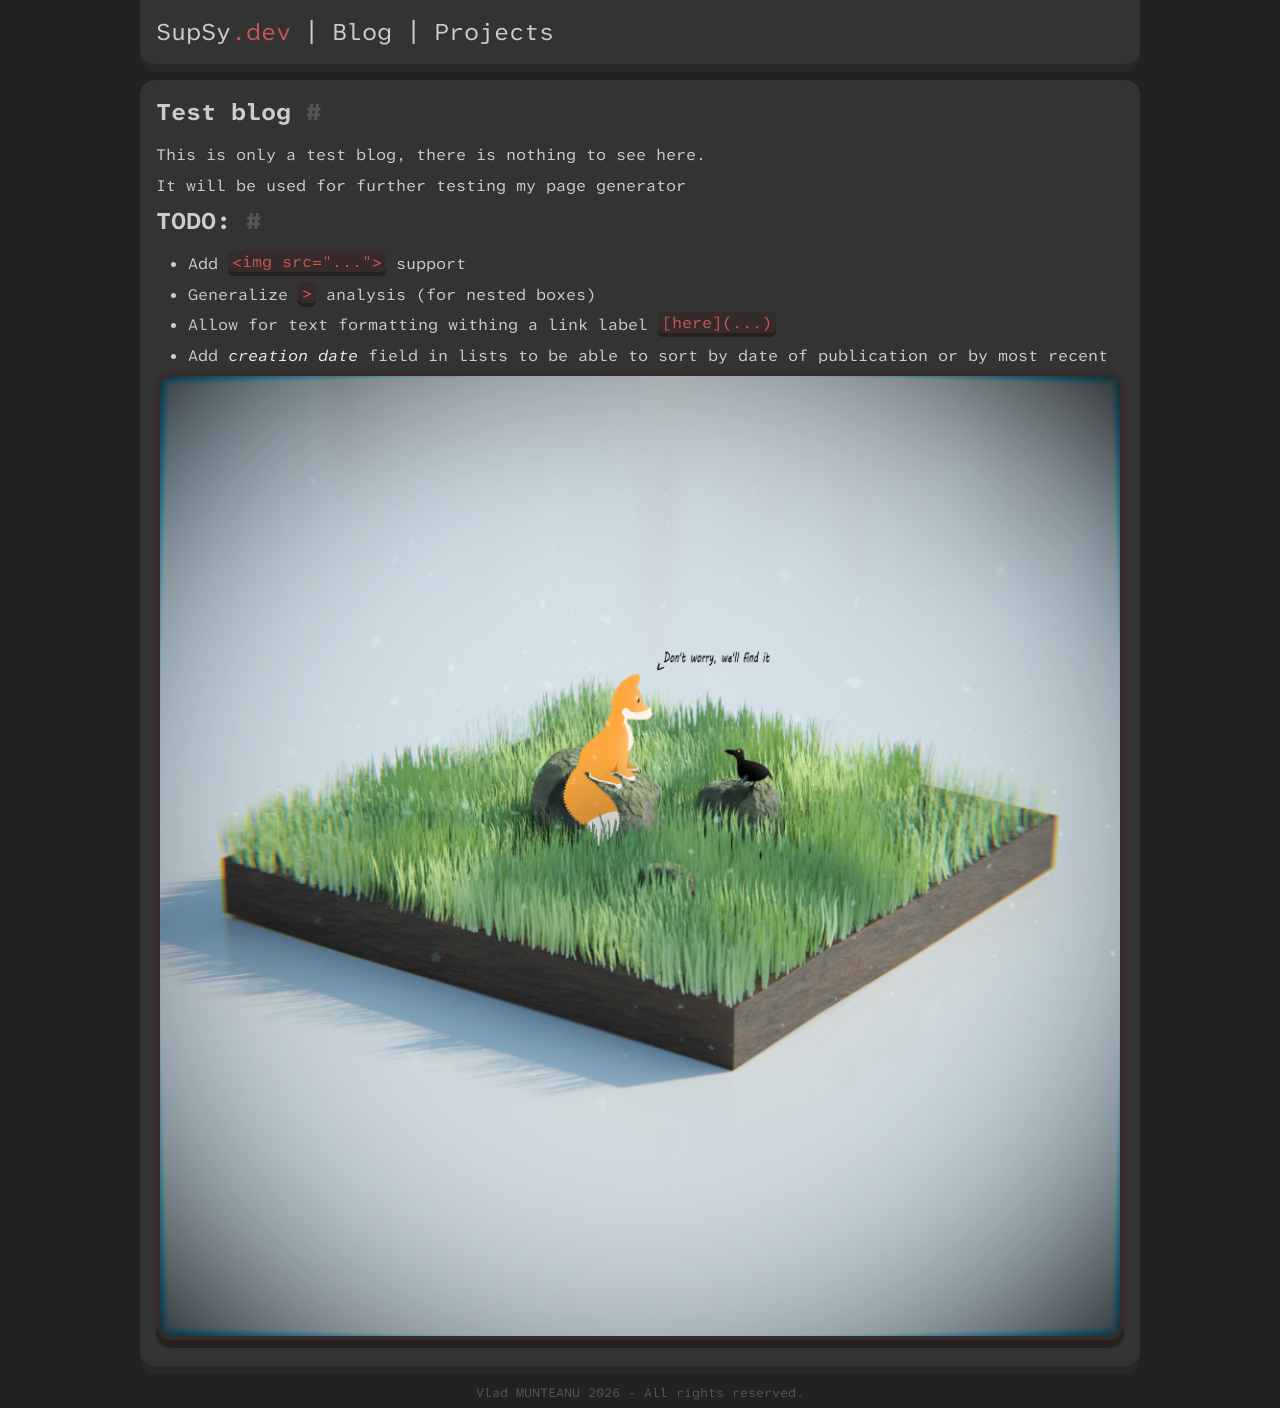
<file: blogs/test.html>
<!DOCTYPE html>
<html lang="en">
<head>
    <meta charset="UTF-8">
    <meta name="viewport" content="width=device-width, initial-scale=1.0">
    <link rel="stylesheet" href="../style.css" type="text/css"/>
    <link rel="stylesheet" href="../external/prism.css"/>
    <!-- <link rel="icon" href="icons/supsy.png"> -->
    <title>supsy.dev - Blog - Test blog</title>
    <!-- <FONT> -->
        <link rel="preconnect" href="https://fonts.googleapis.com">
        <link rel="preconnect" href="https://fonts.gstatic.com" crossorigin>
        <link href="https://fonts.googleapis.com/css2?family=Atkinson+Hyperlegible+Mono:ital,wght@0,293;1,293&display=swap" rel="stylesheet">
    <!-- </FONT> -->
</head>
<body>
    <main>
        <header>
            <p><a href="../index.html">SupSy<span class="text-accent">.dev</span></a></p>
            <p class="no-select">|</p>
            <p><a href="../blog.html">Blog</a></p>
            <p class="no-select">|</p>
            <p><a href="../projects.html">Projects</a></p>
        </header>
        <section>
            <h1><span class="anchor" id="Test"></span>Test blog <a class="text-dim" href="#Test">#</a></h1>
            <p>
                This is only a test blog, there is nothing to see here.
            </p>
            <p>
                It will be used for further testing my page generator
            </p>
            <h2><span class="anchor" id="TODO:"></span>TODO: <a class="text-dim" href="#TODO:">#</a></h2>
            <ul>
                <li>
                    <p>
                        Add <code class="inline">&ltimg src="..."></code> support
                    </p>
                </li>
                <li>
                    <p>
                        Generalize <code class="inline">></code> analysis (for nested boxes)
                    </p>
                </li>
                <li>
                    <p>
                        Allow for text formatting withing a link label <code class="inline">[here](...)</code>
                    </p>
                </li>
                <li>
                    <p>
                        Add <i>creation date</i> field in lists to be able to sort by date of publication or by most recent
                    </p>
                </li>
            </ul>
            <p>
                <img src="../images/rocku.png" alt="rocku!"/>
            </p>
        </section>
        <footer><p>Vlad MUNTEANU 2026 - All rights reserved.</p></footer>
        <script src="../external/prism.js"></script>
    </main>
</body>
</html>
</file>
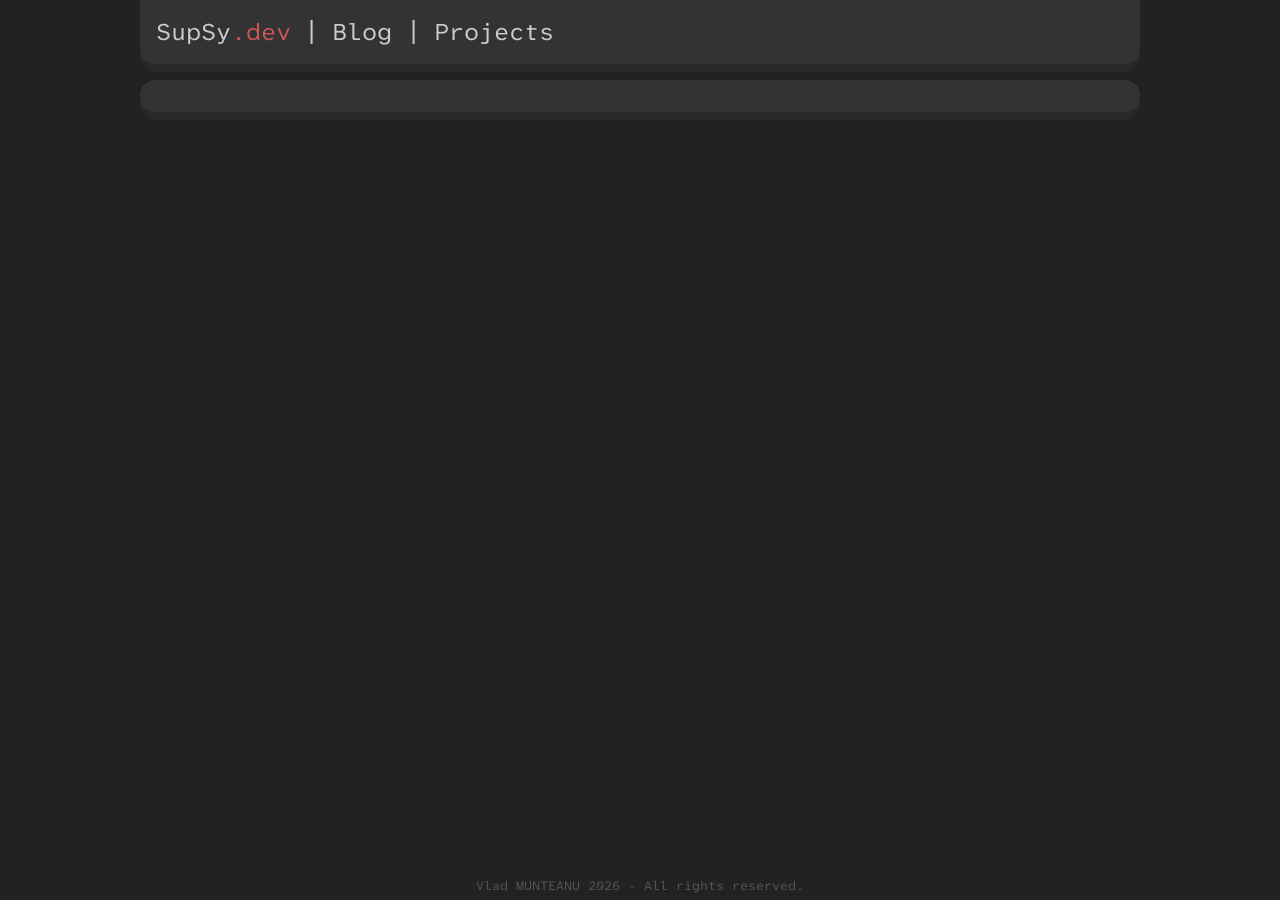
<file: generate/default_blog.html>
<!DOCTYPE html>
<html lang="%s">
<head>
    <meta charset="UTF-8">
    <meta name="viewport" content="width=device-width, initial-scale=1.0">
    <link rel="stylesheet" href="../../style.css" type="text/css"/>
    <link rel="stylesheet" href="../../external/prism.css"/>
    <!-- <link rel="icon" href="icons/supsy.png"> -->
    <title>supsy.dev - Blog - %s</title>
    <!-- <FONT> -->
        <link rel="preconnect" href="https://fonts.googleapis.com">
        <link rel="preconnect" href="https://fonts.gstatic.com" crossorigin>
        <link href="https://fonts.googleapis.com/css2?family=Atkinson+Hyperlegible+Mono:ital,wght@0,293;1,293&display=swap" rel="stylesheet">
    <!-- </FONT> -->
    <base href="">
</head>
<body>
    <main>
        <header>
            <p><a href="../../index.html">SupSy<span class="text-accent">.dev</span></a></p>
            <p class="no-select">|</p>
            <p><a href="../../blog.html">Blog</a></p>
            <p class="no-select">|</p>
            <p><a href="../../projects.html">Projects</a></p>
        </header>
        <section>
            <!-- <INSERT> -->
        </section>
        <footer><p>Vlad MUNTEANU 2026 - All rights reserved.</p></footer>
        <script src="../../external/prism.js"></script>
    </main>
</body>
</html>
</file>
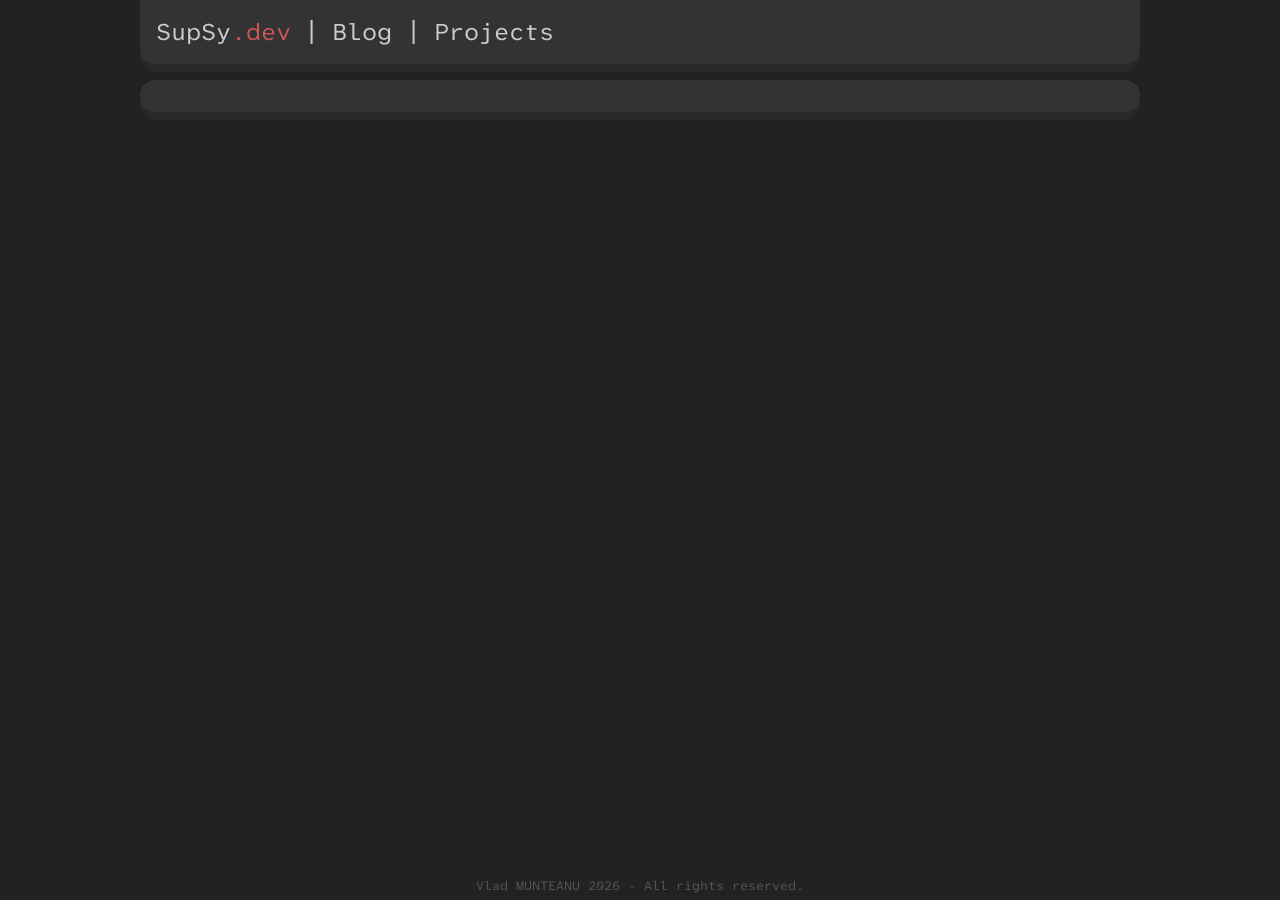
<file: generate/default_project.html>
<!DOCTYPE html>
<html lang="%s">
<head>
    <meta charset="UTF-8">
    <meta name="viewport" content="width=device-width, initial-scale=1.0">
    <link rel="stylesheet" href="../../style.css" type="text/css"/>
    <link rel="stylesheet" href="../../external/prism.css"/>
    <!-- <link rel="icon" href="icons/supsy.png"> -->
    <title>supsy.dev - Project - %s</title>
    <!-- <FONT> -->
        <link rel="preconnect" href="https://fonts.googleapis.com">
        <link rel="preconnect" href="https://fonts.gstatic.com" crossorigin>
        <link href="https://fonts.googleapis.com/css2?family=Atkinson+Hyperlegible+Mono:ital,wght@0,293;1,293&display=swap" rel="stylesheet">
    <!-- </FONT> -->
    <base href="">
</head>
<body>
    <main>
        <header>
            <p><a href="../../index.html">SupSy<span class="text-accent">.dev</span></a></p>
            <p class="no-select">|</p>
            <p><a href="../../blog.html">Blog</a></p>
            <p class="no-select">|</p>
            <p><a href="../../projects.html">Projects</a></p>
        </header>
        <section>
            <!-- <INSERT> -->
        </section>
        <footer><p>Vlad MUNTEANU 2026 - All rights reserved.</p></footer>
        <script src="../../external/prism.js"></script>
    </main>
</body>
</html>
</file>
<file: style.css>
:root {
    --CONTENT-WIDTH:  1000px;
    --TEXT-BASE:      #CCCCCC;
    --TEXT-DIM:       #555555;
    --TEXT-HOVER:     #EEEEEE;
    --TEXT-ACCENT:    #CC5555;
    --TEXT-CODE:      #CC5555;
    --BG-CODE-BASE:   #352B2B;
    --BG-CODE-HOVER:  #383030;
    --BG-CODE-SHADOW: #282020;
    --SECTION-BASE:   #333333;
    --SECTION-HOVER:  #383838;
    --SECTION-SHADOW: #282828;
    --INFO-BASE:      #3F3F3F;
    --INFO-HOVER:     #454545;
}

* {
    min-width: 0;
    padding: 0;
    margin: 0;
    transition: all 0.15s ease-in-out;
    
/* <FONT> */
    font-family: "Atkinson Hyperlegible Mono", sans-serif;
    font-optical-sizing: auto;
/* </FONT> */
}



body {
    display: flex;
    justify-content: center;
    min-height: 100vh;

    background-color: #222222;
}
main {
    position: relative;
    margin: 0px 10px;
    width: var(--CONTENT-WIDTH);
    color: var(--TEXT-BASE);
}



p, a, h1, h2, h3, h4, h5, h6 {
    text-decoration-thickness: 1.5px;
    text-underline-offset: 0.1em;
}
a  {
    color: var(--TEXT-BASE);
    text-decoration-line: none;
}
a:hover {
    color: var(--TEXT-HOVER);
    text-decoration-line: underline;
    text-decoration-color: var(--TEXT-HOVER);
    
    * { 
        color: var(--TEXT-HOVER);
        text-decoration-color: var(--TEXT-HOVER); 
    }
}
i            { color: var(--TEXT-HOVER);  }
.text-base   { color: var(--TEXT-BASE);   }
.text-accent { color: var(--TEXT-ACCENT); }
.text-dim    { color: var(--TEXT-DIM);    }
.underline   { text-decoration-line: underline; }
.no-select   {
    /* https://stackoverflow.com/a/4407335 */
    -webkit-touch-callout: none; /* iOS Safari */
    -webkit-user-select:   none; /* Safari */
     -khtml-user-select:   none; /* Konqueror HTML */
       -moz-user-select:   none; /* Old versions of Firefox */
        -ms-user-select:   none; /* Internet Explorer/Edge */
            user-select:   none; /* Non-prefixed version, currently supported by Chrome, Edge, Opera and Firefox */
}



body   { font-size: 1.00rem; }
header { font-size: 1.50rem; }
@media screen and (width < 480px) {
    body   { font-size: 0.90rem; }
    header { font-size: 1.15rem; }
}
@media screen and (width < 375px) {
    body   { font-size: 0.80rem; }
    header { font-size: 0.90rem; }
}

section {
    display: flex;
    flex-direction: column;
    position: relative;
    top: 0;
    margin: 1rem 0;
    padding: 1rem;

    background-color: var(--SECTION-BASE);
    border-radius: 15px;
    filter: drop-shadow(0 8px 0px var(--SECTION-SHADOW));
    
    h1, h2, h3, h4, h5, h6 { 
        position: relative;
        .anchor { top: -4.75rem; position: absolute; }
    }
    h1  .anchor { top: calc(-2em - 1rem - 15px); }

    h1, h2, h3, h4, h5, h6 { padding-bottom: 1.0rem; }
    p      { padding-bottom: 0.6rem; }
    ul, ol { padding-left:   2.0em; }

    ul.spaced, ol.spaced {
        li:not(:last-child) { padding-bottom: 1.0em; }
        li     :first-child { padding-bottom: 0.5em; }
    }

    ol {
        list-style-type: none;
        counter-reset: item;
        
        li:before {
            position: absolute;
            counter-increment: item;
            transform: translate(calc(-100% - .25em), 0);
            content:   counters(item, ".") ".";
        }
        li li:before {
            transform: translate(calc(-100% - .5em), 0);
            content:   counters(item, ".");
        }
    }

    hgroup {
        display: flex;
        flex-direction: column;
        position: relative;
        top: 0;
        margin: 1rem 0;
        padding: 0.8rem;

        background-color: var(--INFO-BASE);
        border-radius: 15px;
        filter: drop-shadow(0 8px 0 var(--SECTION-SHADOW));

        :last-child { padding-bottom: 0; }
    }
    hgroup:hover {
        top: 2px;
        background-color: var(--INFO-HOVER);
        filter: drop-shadow(0 6px 0 var(--SECTION-SHADOW));
    }

    pre.code-box {
        position: relative;
        top: 0;
        margin: 1em 0;
        padding-bottom: 2px;

        color: var(--TEXT-CODE);
        background-color: var(--BG-CODE-BASE);
        border-radius: 15px;
        filter: drop-shadow(0 -4px 0 var(--BG-CODE-SHADOW));
        
        overflow-x: scroll;
        scrollbar-color: var(--TEXT-ACCENT) #00000000;
        scrollbar-width: thin;
    }
    pre.code-box:hover {
        top: 2px;
        margin-bottom: calc(1em + 2px);
        padding-bottom: 0;
        filter: drop-shadow(0 -6px 0 var(--BG-CODE-SHADOW));
    }

    code.inline {
        position: relative;
        top: -2px;
        padding: 0 4px;

        color: var(--TEXT-CODE);
        background-color: var(--BG-CODE-BASE);
        border-radius: 5px;
        filter: drop-shadow(0 4px 0 var(--BG-CODE-SHADOW));
    }
    code.inline:hover {
        top: 0;
        background-color: var(--BG-CODE-HOVER);
        filter: drop-shadow(0 2px 0 var(--BG-CODE-SHADOW));
    }

    img {
        --IMG-OUTLINE-WIDTH: 4px;
        
        position: relative;
        top: 0px;
        left: var(--IMG-OUTLINE-WIDTH);
        width: calc(100% - 2 * var(--IMG-OUTLINE-WIDTH));
        
        outline: solid var(--IMG-OUTLINE-WIDTH) var(--BG-CODE-BASE);

        border-radius: calc(15px - var(--IMG-OUTLINE-WIDTH));
        filter: drop-shadow(0 8px 0 var(--BG-CODE-SHADOW));
    }
    img:hover {
        top: 4px;
        /* background-color: var(--BG-CODE-HOVER); */
        filter: drop-shadow(0 4px 0 var(--BG-CODE-SHADOW));
    }
}
section:last-child            { padding-bottom: 0; margin-bottom: 0; }
section:last-child:last-child { padding-bottom: 0; margin-bottom: 0; }
section:hover {
    top: 2px;
    background-color: var(--SECTION-HOVER);
    filter: drop-shadow(0 6px 0 var(--SECTION-SHADOW));
}



header {
    display: flex;
    flex-direction: row;
    position: sticky;
    top: 0;
    padding: 1rem;

    z-index: 1;
    background-color: var(--SECTION-BASE);
    border-radius: 0 0 15px 15px;
    filter: drop-shadow(0 8px 0 var(--SECTION-SHADOW));

    p           { margin-right: 0.55em; }
    :last-child { margin-right: 0;      }
}
header:hover { 
    background-color: var(--SECTION-HOVER);
}

footer {
    font-size: 0.8rem;
    height: 2.0em;

    p {
        position: absolute;
        bottom: 0.5em;
        width: 100%;
        
        color: var(--TEXT-DIM);
        text-align: center;
    }
}
</file>
<file: external/prism.css>
/* PrismJS 1.30.0
https://prismjs.com/download#themes=prism-tomorrow&languages=markup+css+clike+javascript+bash+c+cpp+git+glsl+makefile+python */
/**
 * prism.js tomorrow night eighties for JavaScript, CoffeeScript, CSS and HTML
 * Based on https://github.com/chriskempson/tomorrow-theme
 * @author Rose Pritchard
 */

code[class*="language-"],
pre[class*="language-"] {
	color: #ccc;
	background: none;
	/* font-family: Consolas, Monaco, 'Andale Mono', 'Ubuntu Mono', monospace; */
	/* font-size: 1em; */
	text-align: left;
	white-space: pre;
	word-spacing: normal;
	word-break: normal;
	word-wrap: normal;
	line-height: 1.5;

	-moz-tab-size: 4;
	-o-tab-size: 4;
	tab-size: 4;

	-webkit-hyphens: none;
	-moz-hyphens: none;
	-ms-hyphens: none;
	hyphens: none;

}

/* Code blocks */
pre[class*="language-"] {
	padding: 1em;
	margin: .5em 0;
	overflow: auto;
}

:not(pre) > code[class*="language-"],
pre[class*="language-"] {
	background: #2d2d2d;
}

/* Inline code */
:not(pre) > code[class*="language-"] {
	padding: .1em;
	border-radius: .3em;
	white-space: normal;
}

.token.comment,
.token.block-comment,
.token.prolog,
.token.doctype,
.token.cdata {
	color: #999;
}

.token.punctuation {
	color: #ccc;
}

.token.tag,
.token.attr-name,
.token.namespace,
.token.deleted {
	color: #e2777a;
}

.token.function-name {
	color: #6196cc;
}

.token.boolean,
.token.number,
.token.function {
	color: #f08d49;
}

.token.property,
.token.class-name,
.token.constant,
.token.symbol {
	color: #f8c555;
}

.token.selector,
.token.important,
.token.atrule,
.token.keyword,
.token.builtin {
	color: #cc99cd;
}

.token.string,
.token.char,
.token.attr-value,
.token.regex,
.token.variable {
	color: #7ec699;
}

.token.operator,
.token.entity,
.token.url {
	color: #67cdcc;
}

.token.important,
.token.bold {
	font-weight: bold;
}
.token.italic {
	font-style: italic;
}

.token.entity {
	cursor: help;
}

.token.inserted {
	color: green;
}
</file>
